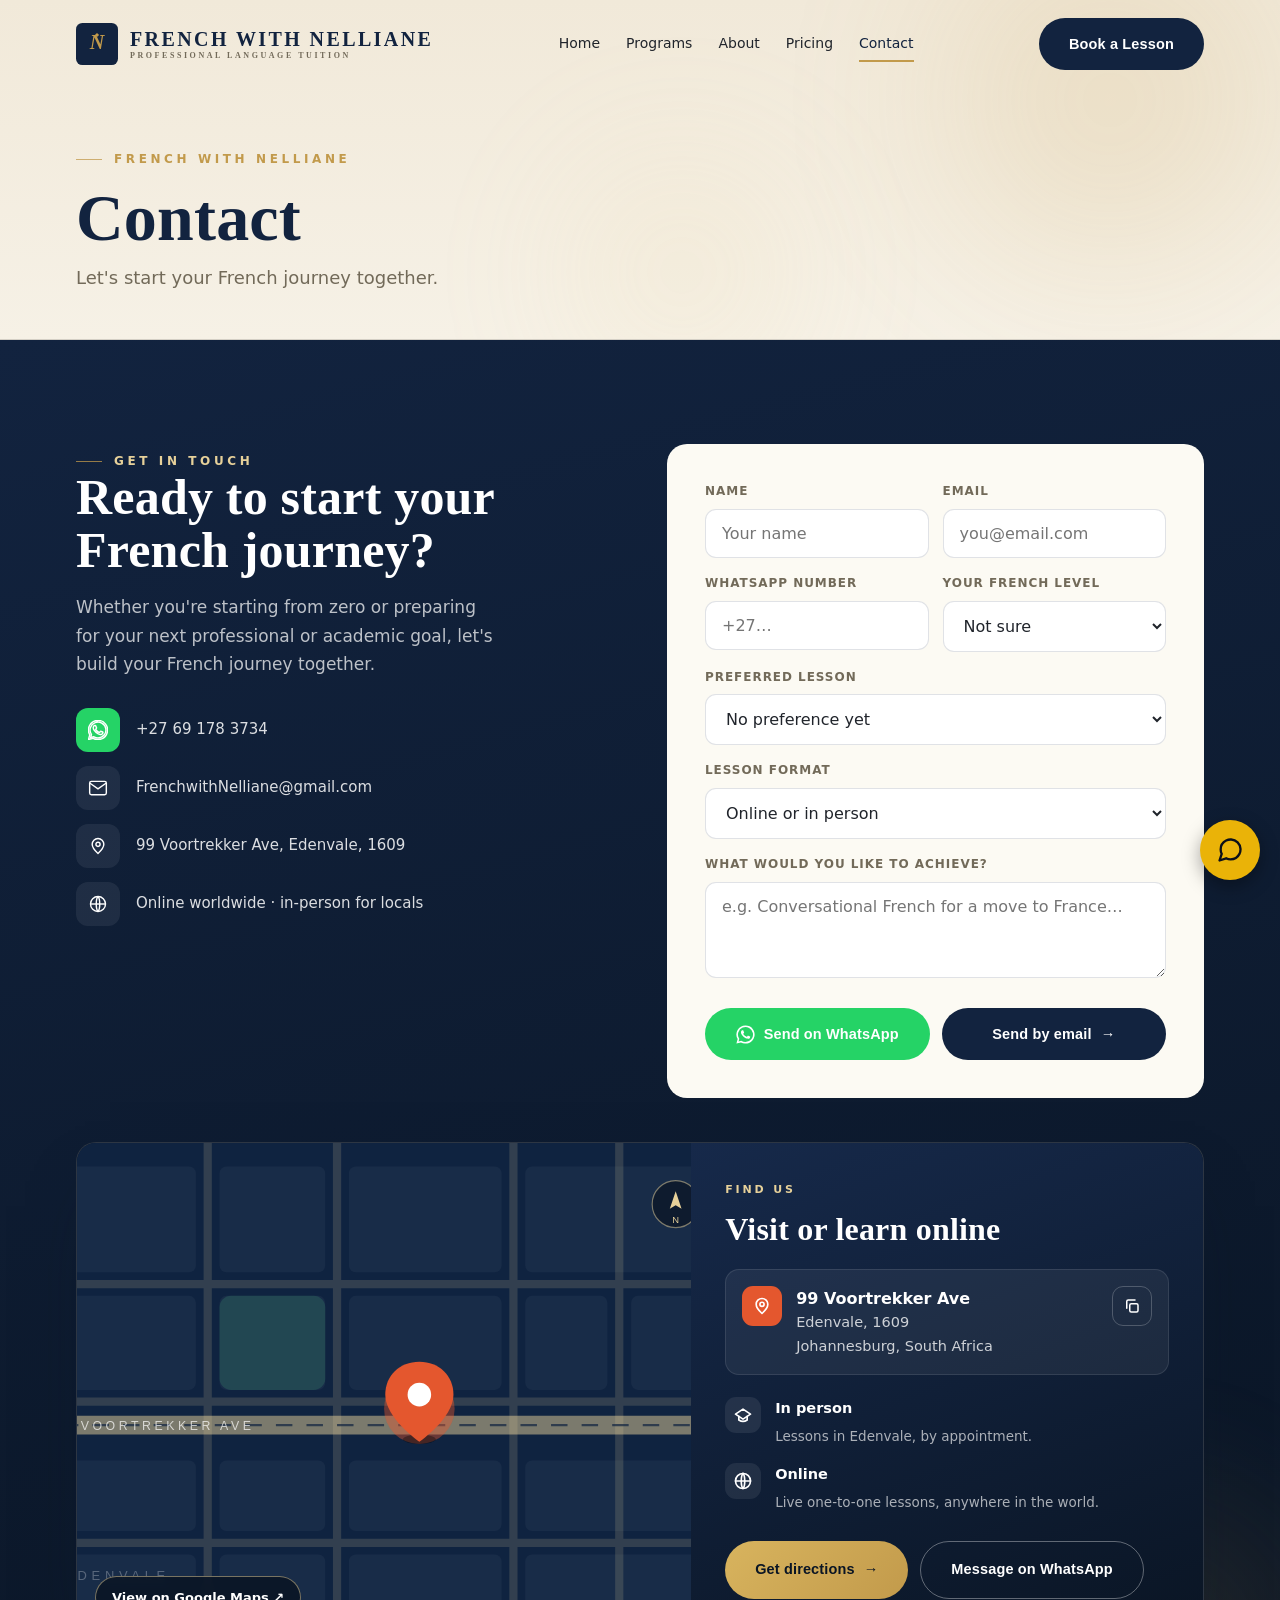
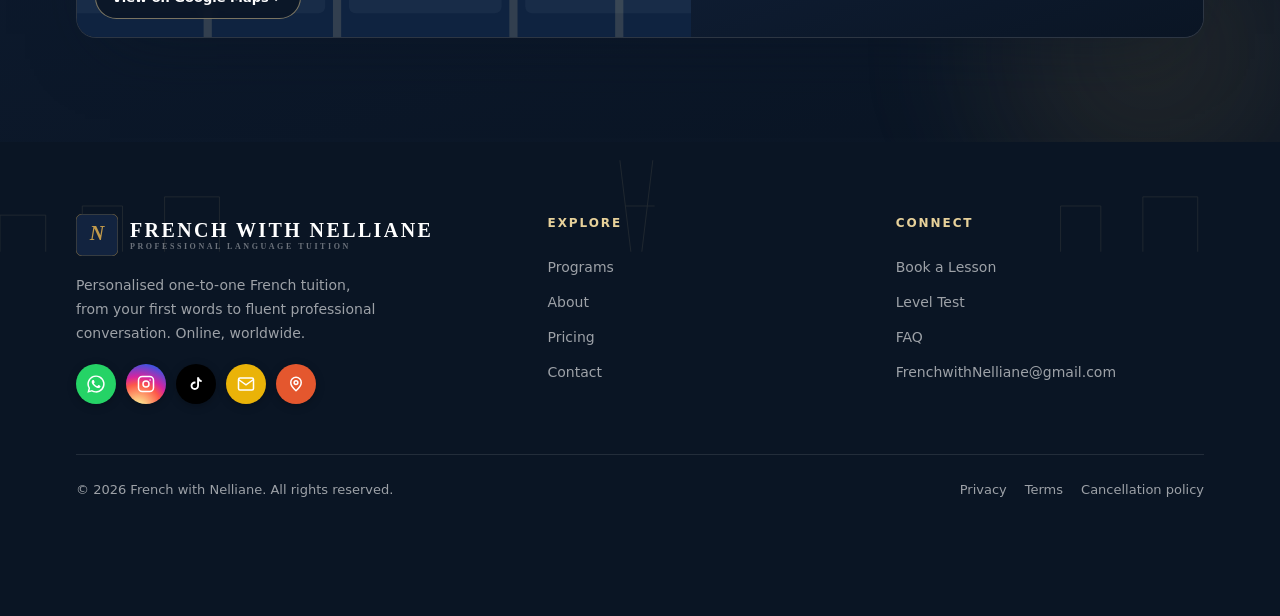
<file: contact.html>
<!DOCTYPE html><html lang="en"><head><meta charset="UTF-8" /><meta name="viewport" content="width=device-width, initial-scale=1.0, viewport-fit=cover" /><meta name="theme-color" content="#12233F" />
<title>Book a French Lesson | French with Nelliane</title>
<meta name="description" content="Book a French lesson with Nelliane or ask a question. Message on WhatsApp or by email. Online worldwide or in person in Edenvale, Johannesburg." />
<link rel="canonical" href="https://frenchwithnelliane.co.za/contact.html" />
<meta name="robots" content="index,follow" />
<meta property="og:site_name" content="French with Nelliane" />
<meta property="og:type" content="website" />
<meta property="og:locale" content="en_ZA" />
<meta property="og:url" content="https://frenchwithnelliane.co.za/contact.html" />
<meta property="og:title" content="Book a French Lesson | French with Nelliane" />
<meta property="og:description" content="Book a French lesson with Nelliane or ask a question. Message on WhatsApp or by email. Online worldwide or in person in Edenvale, Johannesburg." />
<meta property="og:image" content="https://frenchwithnelliane.co.za/og-image.png" />
<meta property="og:image:secure_url" content="https://frenchwithnelliane.co.za/og-image.png" />
<meta property="og:image:type" content="image/png" />
<meta property="og:image:width" content="1200" />
<meta property="og:image:height" content="630" />
<meta property="og:image:alt" content="French with Nelliane — speak French with confidence, online and in person" />
<meta name="twitter:card" content="summary_large_image" />
<meta name="twitter:title" content="Book a French Lesson | French with Nelliane" />
<meta name="twitter:description" content="Book a French lesson with Nelliane or ask a question. Message on WhatsApp or by email. Online worldwide or in person in Edenvale, Johannesburg." />
<meta name="twitter:image" content="https://frenchwithnelliane.co.za/og-image.png" />
<link rel="icon" href="data:image/svg+xml,%3Csvg xmlns='http://www.w3.org/2000/svg' viewBox='0 0 100 100'%3E%3Crect width='100' height='100' rx='16' fill='%2312233F'/%3E%3Ctext x='50' y='63' font-family='Georgia,serif' font-size='54' font-style='italic' font-weight='700' fill='%23C29A4B' text-anchor='middle'%3EN%3C/text%3E%3C/svg%3E" />
<link rel="icon" type="image/png" sizes="512x512" href="https://frenchwithnelliane.co.za/icon-512.png" />
<link rel="apple-touch-icon" href="https://frenchwithnelliane.co.za/icon-512.png" />
<link rel="preconnect" href="https://fonts.googleapis.com" /><link rel="preconnect" href="https://fonts.gstatic.com" crossorigin />
<link rel="preload" as="style" href="https://fonts.googleapis.com/css2?family=Cormorant+Garamond:ital,wght@0,400;0,500;0,600;0,700;1,400;1,500;1,600&family=Inter:wght@300;400;500;600;700&family=JetBrains+Mono:wght@400;500;600&display=swap" rel="stylesheet" />
<script type="application/ld+json">{"@context":"https://schema.org","@graph":[{"@type":["ProfessionalService","EducationalOrganization"],"@id":"https://frenchwithnelliane.co.za/#organization","name":"French with Nelliane","description":"Private French lessons for adults and children — general, conversation, professional and academic French, plus DILF, DELF, DALF, TEF and TCF exam preparation. Online across South Africa and worldwide, or in person in Edenvale, Johannesburg.","url":"https://frenchwithnelliane.co.za/","image":"https://frenchwithnelliane.co.za/og-image.png","logo":"https://frenchwithnelliane.co.za/icon-512.png","email":"FrenchwithNelliane@gmail.com","telephone":"+27691783734","priceRange":"R450-R700","knowsLanguage":["fr","en"],"areaServed":[{"@type":"Country","name":"South Africa"},"Online worldwide","Edenvale","Johannesburg"],"address":{"@type":"PostalAddress","streetAddress":"99 Voortrekker Ave","addressLocality":"Edenvale","postalCode":"1609","addressCountry":"ZA"},"sameAs":["https://www.superprof.co.za/ir/24393397-1c1fbb","https://www.facebook.com/profile.php?id=61592741991065","https://www.instagram.com/frenchwithnelliane","https://www.tiktok.com/@frenchwithnelliane"],"hasOfferCatalog":{"@type":"OfferCatalog","name":"French lessons","itemListElement":[{"@type":"Offer","itemOffered":{"@type":"Service","name":"General French (private lessons)","description":"Private one-to-one French lessons for adults and children.","provider":{"@id":"https://frenchwithnelliane.co.za/#organization"}},"price":500,"priceCurrency":"ZAR","priceSpecification":{"@type":"UnitPriceSpecification","price":500,"priceCurrency":"ZAR","unitText":"hour","unitCode":"HUR"}},{"@type":"Offer","itemOffered":{"@type":"Service","name":"Conversation sessions","description":"Relaxed, speaking-focused French practice.","provider":{"@id":"https://frenchwithnelliane.co.za/#organization"}},"price":450,"priceCurrency":"ZAR","priceSpecification":{"@type":"UnitPriceSpecification","price":450,"priceCurrency":"ZAR","unitText":"hour","unitCode":"HUR"}},{"@type":"Offer","itemOffered":{"@type":"Service","name":"Professional French","description":"Business vocabulary, corporate communication and industry-specific French. Custom quote.","provider":{"@id":"https://frenchwithnelliane.co.za/#organization"}}},{"@type":"Offer","itemOffered":{"@type":"Service","name":"Academic support","description":"Homework help, tests and structured academic French assessments for school and Matric students.","provider":{"@id":"https://frenchwithnelliane.co.za/#organization"}},"price":700,"priceCurrency":"ZAR","priceSpecification":{"@type":"UnitPriceSpecification","price":700,"priceCurrency":"ZAR","unitText":"session"}},{"@type":"Offer","itemOffered":{"@type":"Service","name":"Exam preparation (DILF, DELF, DALF, TEF, TCF)","description":"Targeted preparation for the official French language exams.","provider":{"@id":"https://frenchwithnelliane.co.za/#organization"}},"price":700,"priceCurrency":"ZAR","priceSpecification":{"@type":"UnitPriceSpecification","price":700,"priceCurrency":"ZAR","unitText":"session"}}]}},{"@type":"WebPage","@id":"https://frenchwithnelliane.co.za/contact.html#webpage","url":"https://frenchwithnelliane.co.za/contact.html","name":"Book a French Lesson | French with Nelliane","description":"Book a French lesson with Nelliane or ask a question. Message on WhatsApp or by email. Online worldwide or in person in Edenvale, Johannesburg.","isPartOf":{"@id":"https://frenchwithnelliane.co.za/#website"},"about":{"@id":"https://frenchwithnelliane.co.za/#organization"},"breadcrumb":{"@id":"https://frenchwithnelliane.co.za/contact.html#breadcrumb"}},{"@type":"BreadcrumbList","@id":"https://frenchwithnelliane.co.za/contact.html#breadcrumb","itemListElement":[{"@type":"ListItem","position":1,"name":"Home","item":"https://frenchwithnelliane.co.za/"},{"@type":"ListItem","position":2,"name":"Contact","item":"https://frenchwithnelliane.co.za/contact.html"}]},{"@type":"WebSite","@id":"https://frenchwithnelliane.co.za/#website","url":"https://frenchwithnelliane.co.za/","name":"French with Nelliane","inLanguage":"en","publisher":{"@id":"https://frenchwithnelliane.co.za/#organization"}}]}</script>
<style>
  :root{
    --encre:#12233F;--nuit:#0A1524;--or:#C29A4B;--or-clair:#E7D19A;--or-vif:#D8B45E;
    --ivoire:#F6F1E6;--ivoire-2:#F1E9D9;--papier:#FCFAF3;--charbon:#20242B;--muet:#726A59;
    --ligne:rgba(18,35,63,.13);--ombre:0 30px 70px -34px rgba(10,21,36,.5);--ombre-sm:0 12px 30px -16px rgba(10,21,36,.35);
    --r:16px;--max:1180px;--ease:cubic-bezier(.22,.61,.36,1);--nav-h:76px;
  }
  *{box-sizing:border-box;margin:0;padding:0}
  html{scroll-behavior:smooth;-webkit-text-size-adjust:100%}
  body{font-family:'Inter',system-ui,sans-serif;background:var(--ivoire);color:var(--charbon);line-height:1.65;-webkit-font-smoothing:antialiased;overflow-x:hidden}
  h1,h2,h3,.serif{font-family:'Cormorant Garamond',Georgia,serif;font-weight:600;line-height:1.06;letter-spacing:.2px}
  .mono{font-family:'JetBrains Mono',ui-monospace,monospace}
  a{color:inherit;text-decoration:none;-webkit-tap-highlight-color:transparent}
  img{max-width:100%;display:block}
  button{-webkit-tap-highlight-color:transparent}
  ::selection{background:var(--or);color:#fff}
  :focus-visible{outline:2px solid var(--or);outline-offset:3px;border-radius:6px}
  .wrap{max-width:var(--max);margin:0 auto;padding:0 26px}
  .eyebrow{font-size:12px;letter-spacing:.3em;text-transform:uppercase;font-weight:600;color:var(--or);display:inline-flex;align-items:center;gap:12px}
  .eyebrow::before{content:"";width:26px;height:1px;background:var(--or);opacity:.75}
  .eyebrow.center::before{display:none}
  .fleuron{display:inline-block;width:7px;height:7px;background:var(--or);transform:rotate(45deg);flex:none}
  .rule{display:flex;align-items:center;justify-content:center;gap:14px;color:var(--or)}
  .rule::before,.rule::after{content:"";height:1px;width:56px;background:var(--or);opacity:.5}

  .btn{position:relative;display:inline-flex;align-items:center;gap:9px;cursor:pointer;border:none;overflow:hidden;font-family:'Inter',sans-serif;font-size:14.5px;font-weight:600;letter-spacing:.01em;padding:16px 30px;border-radius:100px;transition:transform .35s var(--ease),box-shadow .35s var(--ease),background .3s;min-height:52px;justify-content:center}
  .btn>*{position:relative;z-index:1}
  .btn::after{content:"";position:absolute;inset:0;background:linear-gradient(120deg,transparent 30%,rgba(255,255,255,.35) 50%,transparent 70%);transform:translateX(-120%);transition:transform .7s var(--ease);z-index:0}
  .btn:hover::after{transform:translateX(120%)}
  .btn:disabled{opacity:.45;cursor:not-allowed}
  .btn-gold{background:linear-gradient(135deg,var(--or-vif),var(--or));color:var(--nuit)}
  .btn-gold:hover{transform:translateY(-3px);box-shadow:0 18px 40px -14px rgba(194,154,75,.75)}
  .btn-ink{background:var(--encre);color:#fff}
  .btn-ink:hover{background:var(--nuit);transform:translateY(-3px);box-shadow:var(--ombre-sm)}
  .btn-ghost{background:transparent;color:var(--encre);border:1.5px solid var(--ligne)}
  .btn-ghost:hover{border-color:var(--encre);background:rgba(18,35,63,.04);transform:translateY(-2px)}
  .arrow{transition:transform .3s var(--ease)}
  .btn:hover .arrow{transform:translateX(4px)}

  #loader{position:fixed;inset:0;z-index:2000;background:var(--nuit);display:flex;flex-direction:column;align-items:center;justify-content:center;gap:22px;transition:opacity .7s var(--ease),visibility .7s}
  #loader.done{opacity:0;visibility:hidden}
  #loader .lmark{width:88px;height:88px}
  #loader .lmark rect.box{stroke-dasharray:360;stroke-dashoffset:360;animation:draw 1.1s var(--ease) forwards}
  #loader .lname{font-family:'Cormorant Garamond',serif;color:#fff;font-size:22px;letter-spacing:.24em;text-transform:uppercase;opacity:0;animation:fadeUp .7s var(--ease) .5s forwards}
  #loader .lsub{font-size:10px;letter-spacing:.34em;text-transform:uppercase;color:var(--or-clair);opacity:0;animation:fadeUp .7s var(--ease) .7s forwards}
  @keyframes draw{to{stroke-dashoffset:0}}
  @keyframes fadeUp{from{opacity:0;transform:translateY(10px)}to{opacity:1;transform:none}}

  #progress{position:fixed;top:0;left:0;height:3px;width:0;background:linear-gradient(90deg,var(--or),var(--or-clair));z-index:1500;transition:width .1s linear}

  header{position:fixed;top:0;left:0;right:0;z-index:900;transition:.4s var(--ease)}
  .nav{display:flex;align-items:center;justify-content:space-between;padding:18px 26px;max-width:var(--max);margin:0 auto;transition:.4s var(--ease)}
  header.scrolled{background:rgba(246,241,230,.82);backdrop-filter:blur(16px) saturate(1.1);border-bottom:1px solid var(--ligne);box-shadow:0 6px 24px -18px rgba(10,21,36,.5)}
  header.scrolled .nav{padding:11px 26px}
  .brand{display:flex;align-items:center;gap:12px}
  .brand .mark{width:42px;height:42px;flex:none;transition:transform .5s var(--ease)}
  .brand:hover .mark{transform:rotate(-6deg)}
  .brand .name{font-family:'Cormorant Garamond',serif;font-weight:600;font-size:20px;letter-spacing:.12em;color:var(--encre);text-transform:uppercase;line-height:1}
  .brand .name small{display:block;font-family:'Inter';font-size:8px;letter-spacing:.32em;color:var(--muet);font-weight:600;margin-top:3px}
  .nav-links{display:flex;align-items:center;gap:26px}
  .nav-links a{font-size:14px;font-weight:500;color:var(--charbon);position:relative;padding:6px 0;transition:color .25s}
  .nav-links a::after{content:"";position:absolute;left:0;bottom:0;width:0;height:1.5px;background:var(--or);transition:width .3s var(--ease)}
  .nav-links a:hover{color:var(--encre)}
  .nav-links a:hover::after,.nav-links a.active::after{width:100%}
  .nav-links a.active{color:var(--encre)}
  .nav-right{display:flex;align-items:center;gap:16px}
  .lang{display:flex;align-items:center;font-size:12px;font-weight:600;letter-spacing:.06em;border:1px solid var(--ligne);border-radius:100px;overflow:hidden}
  .lang button{padding:8px 13px;background:none;border:none;cursor:pointer;color:var(--muet);font-weight:600;font-family:inherit;transition:.25s;min-height:36px}
  .lang button.on{background:var(--encre);color:#fff}
  .burger{display:none;flex-direction:column;gap:5px;background:none;border:none;cursor:pointer;padding:10px;margin:-10px}
  .burger span{width:24px;height:2px;background:var(--encre);transition:.3s var(--ease);border-radius:2px}
  .burger.open span:nth-child(1){transform:translateY(7px) rotate(45deg)}
  .burger.open span:nth-child(2){opacity:0}
  .burger.open span:nth-child(3){transform:translateY(-7px) rotate(-45deg)}

  .mobile-menu{position:fixed;inset:0;z-index:899;background:var(--ivoire);display:flex;flex-direction:column;justify-content:center;gap:4px;padding:0 34px;transform:translateX(100%);transition:transform .5s var(--ease)}
  .mobile-menu.open{transform:translateX(0)}
  .mobile-menu a{font-family:'Cormorant Garamond',serif;font-size:clamp(28px,8vw,40px);font-weight:600;color:var(--encre);padding:7px 0;opacity:0;transform:translateX(30px);transition:.5s var(--ease)}
  .mobile-menu.open a{opacity:1;transform:none}
  .mobile-menu.open a:nth-child(1){transition-delay:.08s}.mobile-menu.open a:nth-child(2){transition-delay:.13s}.mobile-menu.open a:nth-child(3){transition-delay:.18s}.mobile-menu.open a:nth-child(4){transition-delay:.23s}.mobile-menu.open a:nth-child(5){transition-delay:.28s}.mobile-menu.open a:nth-child(6){transition-delay:.33s}.mobile-menu.open a:nth-child(7){transition-delay:.38s}
  .mobile-menu .mm-foot{margin-top:26px;display:flex;gap:12px;flex-wrap:wrap;opacity:0;transition:.5s var(--ease) .44s}
  .mobile-menu.open .mm-foot{opacity:1}
  .mobile-menu .mm-lang{display:flex;gap:8px;margin-top:18px}
  .mobile-menu .mm-lang button{padding:8px 16px;border:1px solid var(--ligne);border-radius:100px;background:none;font-weight:600;color:var(--muet);cursor:pointer}
  .mobile-menu .mm-lang button.on{background:var(--encre);color:#fff;border-color:var(--encre)}

  .hero{position:relative;padding:calc(var(--nav-h) + 74px) 0 96px;overflow:hidden}
  .aurora{position:absolute;inset:0;z-index:0;overflow:hidden;pointer-events:none}
  .aurora span{position:absolute;border-radius:50%;filter:blur(70px);opacity:.5;animation:float 18s ease-in-out infinite}
  .aurora .a1{width:520px;height:520px;background:radial-gradient(circle,rgba(194,154,75,.5),transparent 70%);top:-160px;right:-90px}
  .aurora .a2{width:460px;height:460px;background:radial-gradient(circle,rgba(18,35,63,.4),transparent 70%);bottom:-160px;left:-80px;animation-delay:-6s}
  .aurora .a3{width:340px;height:340px;background:radial-gradient(circle,rgba(231,209,154,.45),transparent 70%);top:30%;left:40%;animation-delay:-12s}
  @keyframes float{0%,100%{transform:translate(0,0) scale(1)}33%{transform:translate(40px,-30px) scale(1.08)}66%{transform:translate(-30px,20px) scale(.95)}}
  .hero-line{position:absolute;inset:0;z-index:0;opacity:.4;pointer-events:none}
  .hero-line svg{position:absolute;bottom:0;width:100%;height:auto}
  .hero .wrap{position:relative;z-index:2}
  .hero-grid{display:grid;grid-template-columns:1.12fr .88fr;gap:56px;align-items:center}
  .hero h1{font-size:clamp(46px,7.4vw,92px);color:var(--encre);margin:22px 0 6px}
  .hero h1 .word{display:inline-block;opacity:0;transform:translateY(24px);animation:wordUp .7s var(--ease) forwards}
  @keyframes wordUp{to{opacity:1;transform:none}}
  .hero h1 .swap-wrap{display:block;color:var(--or);font-style:italic;font-weight:500;min-height:1.08em;transition:opacity .3s ease}
  .hero p.lead{font-size:clamp(16px,2.1vw,19px);color:var(--muet);max-width:520px;margin:22px 0 34px}
  .hero-cta{display:flex;gap:14px;flex-wrap:wrap}
  .hero-tags{display:flex;flex-wrap:wrap;gap:10px 18px;margin-top:38px;align-items:center;font-size:13px;letter-spacing:.03em;color:var(--muet)}
  .hero-tags .fleuron{opacity:.7}

  .phrase-card{position:relative;background:linear-gradient(160deg,var(--encre),var(--nuit));color:#fff;border-radius:22px;padding:36px 34px;box-shadow:var(--ombre);overflow:hidden;transition:transform .4s var(--ease)}
  .phrase-card::before{content:"«";position:absolute;top:-40px;right:6px;font-family:'Cormorant Garamond',serif;font-size:210px;color:rgba(231,209,154,.08);line-height:1}
  .phrase-card::after{content:"";position:absolute;inset:0;border-radius:22px;padding:1px;background:linear-gradient(160deg,rgba(231,209,154,.45),transparent 60%);-webkit-mask:linear-gradient(#000 0 0) content-box,linear-gradient(#000 0 0);-webkit-mask-composite:xor;mask-composite:exclude;pointer-events:none}
  .phrase-card .lbl{font-size:11px;letter-spacing:.26em;text-transform:uppercase;color:var(--or-clair);font-weight:600}
  .phrase-card .fr{font-family:'Cormorant Garamond',serif;font-size:clamp(28px,4vw,35px);font-weight:500;font-style:italic;margin:16px 0 6px;color:#fff;transition:opacity .25s}
  .phrase-card .en{font-size:14px;color:rgba(255,255,255,.6);transition:opacity .25s}
  .phrase-card .note{margin-top:22px;padding-top:20px;border-top:1px solid rgba(255,255,255,.13);font-size:13px;color:rgba(255,255,255,.78);display:flex;gap:8px;flex-wrap:wrap}
  .phrase-card .note b{color:var(--or-clair);font-weight:600}
  .phrase-dots{display:flex;gap:6px;margin-top:20px}
  .phrase-dots span{width:6px;height:6px;border-radius:50%;background:rgba(255,255,255,.25);transition:.3s}
  .phrase-dots span.on{background:var(--or-vif);width:20px;border-radius:3px}

  .marquee{background:var(--encre);color:#fff;padding:20px 0;overflow:hidden;position:relative}
  .marquee-track{display:flex;gap:44px;width:max-content;animation:scroll 34s linear infinite}
  .marquee:hover .marquee-track{animation-play-state:paused}
  .marquee-track span{font-family:'Cormorant Garamond',serif;font-size:24px;font-style:italic;color:rgba(255,255,255,.9);display:flex;align-items:center;gap:44px;white-space:nowrap}
  .marquee-track .fleuron{background:var(--or-vif)}
  @keyframes scroll{to{transform:translateX(-50%)}}

  .sec{padding:104px 0}
  .sec-head{max-width:640px;margin-bottom:50px}
  .sec-head.center{margin:0 auto 50px;text-align:center}
  .sec-head h2{font-size:clamp(36px,5vw,54px);color:var(--encre);margin:16px 0 14px}
  .sec-head p{font-size:clamp(15px,2vw,17px);color:var(--muet)}

  /* Programs banner (French visual) */
  .prog-banner{position:relative;border-radius:20px;overflow:hidden;margin-bottom:34px;box-shadow:var(--ombre-sm);aspect-ratio:1180/300;background:#0A1524}
  .prog-banner .banner-bg{position:absolute;inset:0;z-index:1;background-size:cover;background-position:center}
  .prog-banner .banner-fallback{position:absolute;inset:0;z-index:0}
  .prog-banner .banner-fallback svg{width:100%;height:100%;display:block}
  .prog-banner .scrim{position:absolute;inset:0;z-index:2;background:linear-gradient(90deg,rgba(10,21,36,.92),rgba(10,21,36,.45) 50%,rgba(10,21,36,.12))}
  .prog-banner .cap{position:absolute;left:28px;bottom:22px;color:#fff;z-index:2}
  .prog-banner .cap b{font-family:'Cormorant Garamond',serif;font-style:italic;font-size:clamp(26px,4vw,40px);font-weight:600;display:block;line-height:1}
  .prog-banner .cap span{font-size:12px;letter-spacing:.24em;text-transform:uppercase;color:var(--or-clair)}

  .prog-grid{display:grid;grid-template-columns:repeat(3,1fr);gap:20px}
  .prog{position:relative;background:var(--papier);border:1px solid var(--ligne);border-radius:var(--r);padding:34px 30px;transition:.45s var(--ease);overflow:hidden;isolation:isolate}
  .prog::before{content:"";position:absolute;inset:0;border-radius:var(--r);padding:1.5px;background:linear-gradient(135deg,var(--or-vif),transparent 55%);opacity:0;transition:opacity .4s;-webkit-mask:linear-gradient(#000 0 0) content-box,linear-gradient(#000 0 0);-webkit-mask-composite:xor;mask-composite:exclude;z-index:-1}
  .prog:hover{transform:translateY(-8px);box-shadow:var(--ombre);border-color:transparent}
  .prog:hover::before{opacity:1}
  .prog .ico{width:52px;height:52px;border-radius:13px;background:linear-gradient(140deg,rgba(18,35,63,.07),rgba(194,154,75,.1));display:flex;align-items:center;justify-content:center;font-size:24px;margin-bottom:20px;transition:transform .4s var(--ease)}
  .prog:hover .ico{transform:scale(1.1) rotate(-4deg)}
  .prog h3{font-size:26px;color:var(--encre);margin-bottom:8px}
  .prog p{font-size:14.5px;color:var(--muet);margin-bottom:18px}
  .prog .level{font-size:12px;font-weight:600;letter-spacing:.1em;color:var(--or);padding:6px 13px;border:1px solid rgba(194,154,75,.4);border-radius:100px;display:inline-block}

  /* Who is this for */
  .who{background:var(--papier)}
  .who-grid{display:grid;grid-template-columns:repeat(4,1fr);gap:18px}
  .whoc{background:var(--ivoire);border:1px solid var(--ligne);border-radius:var(--r);padding:30px 26px;transition:.35s var(--ease)}
  .whoc:hover{transform:translateY(-6px);box-shadow:var(--ombre);background:#fff}
  .whoc .ico{font-size:30px;margin-bottom:14px}
  .whoc h3{font-size:23px;color:var(--encre);margin-bottom:6px}
  .whoc p{font-size:14px;color:var(--muet)}

  /* Level test */
  .test{background:linear-gradient(165deg,var(--encre),var(--nuit));color:#fff;position:relative;overflow:hidden}
  .test::before{content:"";position:absolute;width:500px;height:500px;background:radial-gradient(circle,rgba(194,154,75,.16),transparent 70%);top:-160px;left:-120px;filter:blur(40px)}
  .test .wrap{position:relative;z-index:2}
  .test .sec-head h2{color:#fff}.test .sec-head p{color:rgba(255,255,255,.7)}
  .test .eyebrow{color:var(--or-clair)}.test .eyebrow::before{background:var(--or-clair)}
  .test-card{background:var(--papier);color:var(--charbon);border-radius:22px;max-width:720px;margin:0 auto;padding:46px;box-shadow:var(--ombre)}
  .test-progress{height:5px;background:rgba(18,35,63,.1);border-radius:5px;overflow:hidden;margin-bottom:8px}
  .test-progress i{display:block;height:100%;background:linear-gradient(90deg,var(--or),var(--or-clair));width:0;transition:width .5s var(--ease)}
  .test-meta{display:flex;justify-content:space-between;font-size:12px;letter-spacing:.08em;color:var(--muet);margin-bottom:24px;font-weight:600;text-transform:uppercase}
  .q-text{font-family:'Cormorant Garamond',serif;font-size:clamp(23px,4vw,30px);color:var(--encre);margin-bottom:6px;line-height:1.22}
  .q-hint{font-size:13px;color:var(--muet);margin-bottom:22px}
  .options{display:grid;gap:11px}
  .opt{text-align:left;background:#fff;border:1.5px solid var(--ligne);border-radius:12px;padding:16px 20px;font-family:inherit;font-size:16px;cursor:pointer;transition:.2s var(--ease);color:var(--charbon);display:flex;align-items:center;gap:14px;min-height:56px}
  .opt .k{font-family:'JetBrains Mono',monospace;font-size:13px;font-weight:600;color:var(--or);width:20px}
  .opt:hover{border-color:var(--or)}
  .opt.sel{border-color:var(--encre);background:rgba(18,35,63,.05)}
  .opt.sel .k{color:var(--encre)}
  .test-controls{display:flex;justify-content:space-between;gap:12px;margin-top:24px}
  .test-controls .btn{min-height:48px;padding:13px 24px}
  .step-dots{display:flex;gap:6px;justify-content:center;margin-top:20px}
  .step-dots span{width:7px;height:7px;border-radius:50%;background:rgba(18,35,63,.14);transition:.3s}
  .step-dots span.done{background:var(--or)}
  .step-dots span.cur{background:var(--encre);transform:scale(1.25)}
  .result{text-align:center;display:none}
  .result.show{display:block;animation:fadeUp .6s var(--ease)}
  .result .badge{display:inline-flex;flex-direction:column;align-items:center;justify-content:center;width:118px;height:118px;border-radius:50%;background:linear-gradient(150deg,var(--encre),var(--nuit));color:#fff;margin:0 auto 20px;box-shadow:0 20px 40px -18px rgba(18,35,63,.6)}
  .result .badge .lvl{font-family:'JetBrains Mono',monospace;font-size:38px;font-weight:600;color:var(--or-clair)}
  .result .badge small{font-size:10px;letter-spacing:.2em;text-transform:uppercase;opacity:.7}
  .result h3{font-size:30px;color:var(--encre);margin-bottom:8px}
  .result .rdesc{color:var(--muet);max-width:460px;margin:0 auto 26px}
  .result .bars{max-width:420px;margin:0 auto 24px;text-align:left}
  .rbar{margin-bottom:13px}
  .rbar .top{display:flex;justify-content:space-between;font-size:13px;font-weight:600;margin-bottom:6px}
  .rbar .track{height:8px;background:rgba(18,35,63,.09);border-radius:6px;overflow:hidden}
  .rbar .track i{display:block;height:100%;background:linear-gradient(90deg,var(--or),var(--or-clair));width:0;border-radius:6px;transition:width 1s var(--ease)}
  .rec{background:rgba(18,35,63,.04);border:1px solid var(--ligne);border-radius:14px;padding:18px 22px;max-width:420px;margin:0 auto 22px;text-align:left}
  .rec .rl{font-size:11px;letter-spacing:.16em;text-transform:uppercase;color:var(--or);font-weight:600;margin-bottom:4px}
  .rec .rp{font-family:'Cormorant Garamond',serif;font-size:24px;color:var(--encre);font-weight:600}
  .disclaimer{font-size:12px;color:var(--muet);max-width:440px;margin:16px auto 0;font-style:italic}

  .journey{display:grid;grid-template-columns:repeat(3,1fr);border-top:1px solid var(--ligne);border-left:1px solid var(--ligne)}
  .step{padding:38px 32px;border-right:1px solid var(--ligne);border-bottom:1px solid var(--ligne);transition:.35s var(--ease);position:relative}
  .step::before{content:"";position:absolute;left:0;top:0;width:100%;height:2px;background:var(--or);transform:scaleX(0);transform-origin:left;transition:transform .4s var(--ease)}
  .step:hover{background:var(--papier)}
  .step:hover::before{transform:scaleX(1)}
  .step .num{font-family:'JetBrains Mono',monospace;font-size:13px;color:var(--or);font-weight:600;letter-spacing:.1em}
  .step h3{font-size:26px;color:var(--encre);margin:12px 0 8px}
  .step p{font-size:14.5px;color:var(--muet)}

  .about-grid{display:grid;grid-template-columns:.9fr 1.1fr;gap:56px;align-items:center}
  .portrait{position:relative;aspect-ratio:4/5;border-radius:20px;overflow:hidden;box-shadow:var(--ombre);background:var(--encre)}
  .portrait img{width:100%;height:100%;object-fit:cover;object-position:center 30%}
  .portrait .frame{position:absolute;inset:14px;border:1px solid rgba(231,209,154,.55);border-radius:13px;z-index:2;pointer-events:none}
  .portrait .badge-n{position:absolute;top:20px;left:20px;width:44px;height:44px;border-radius:11px;background:rgba(10,21,36,.55);backdrop-filter:blur(6px);display:flex;align-items:center;justify-content:center;z-index:3}
  .portrait .badge-n span{font-family:'Cormorant Garamond',serif;font-style:italic;font-weight:600;color:var(--or-clair);font-size:24px}
  .about-list{display:grid;grid-template-columns:1fr 1fr;gap:12px 24px;margin:26px 0 30px;list-style:none}
  .about-list li{display:flex;align-items:center;gap:10px;font-size:14.5px;color:var(--charbon)}

  .accent-bg{background:var(--papier)}
  .why-grid{display:grid;grid-template-columns:repeat(3,1fr);gap:20px}
  .whyc{padding:32px 28px;border-radius:var(--r);background:var(--ivoire);border:1px solid var(--ligne);transition:.35s var(--ease)}
  .whyc:hover{transform:translateY(-6px);box-shadow:var(--ombre);background:#fff}
  .whyc .ico{font-size:26px;margin-bottom:14px}
  .whyc h3{font-size:24px;color:var(--encre);margin-bottom:6px}
  .whyc p{font-size:14px;color:var(--muet)}

  .pack-grid{display:grid;grid-template-columns:repeat(3,1fr);gap:20px}
  .pack{position:relative;background:var(--papier);border:1px solid var(--ligne);border-radius:var(--r);padding:36px 30px;display:flex;flex-direction:column;transition:.4s var(--ease)}
  .pack.feature{background:linear-gradient(165deg,var(--encre),var(--nuit));color:#fff;border-color:var(--encre);box-shadow:var(--ombre)}
  .pack.feature .kicker,.pack.feature p{color:rgba(255,255,255,.72)}
  .pack.feature h3{color:#fff}
  .pack:hover{transform:translateY(-8px);box-shadow:var(--ombre)}
  .pack .tag{position:absolute;top:-11px;left:50%;transform:translateX(-50%);background:linear-gradient(135deg,var(--or-vif),var(--or));color:var(--nuit);font-size:11px;font-weight:700;letter-spacing:.08em;text-transform:uppercase;padding:6px 16px;border-radius:100px;white-space:nowrap}
  .pack .kicker{font-size:12px;letter-spacing:.16em;text-transform:uppercase;color:var(--or);font-weight:600}
  .pack h3{font-size:29px;color:var(--encre);margin:10px 0}
  .pack .dur{font-family:'JetBrains Mono',monospace;font-size:13px;color:var(--muet);margin-bottom:14px}
  .pack.feature .dur{color:var(--or-clair)}
  .pack p{font-size:14.5px;color:var(--muet);margin-bottom:24px;flex:1}
  .pack .btn{width:100%}
  .pack-note{text-align:center;font-size:13px;color:var(--muet);margin-top:26px;display:flex;align-items:center;justify-content:center;gap:12px;flex-wrap:wrap}

  .quote-wrap{max-width:760px;margin:0 auto;text-align:center}
  .stars{color:var(--or);letter-spacing:3px;font-size:18px;margin-bottom:20px}
  .quote{font-family:'Cormorant Garamond',serif;font-size:clamp(26px,3.6vw,38px);font-style:italic;color:var(--encre);line-height:1.28;font-weight:500;transition:opacity .2s}
  .quote-by{margin-top:22px;font-size:14px;font-weight:600;letter-spacing:.06em;color:var(--muet)}
  .sample-flag{display:inline-block;margin-top:14px;font-size:11px;letter-spacing:.1em;text-transform:uppercase;color:var(--muet);background:rgba(18,35,63,.05);padding:5px 12px;border-radius:100px}
  .quote-dots{display:flex;gap:8px;justify-content:center;margin-top:30px}
  .quote-dots button{width:8px;height:8px;border-radius:50%;background:rgba(18,35,63,.16);border:none;cursor:pointer;transition:.3s;padding:0}
  .quote-dots button.on{background:var(--or);width:26px;border-radius:4px}

  .faq-wrap{max-width:820px;margin:0 auto}
  .faq{border-bottom:1px solid var(--ligne)}
  .faq button{width:100%;background:none;border:none;cursor:pointer;text-align:left;padding:24px 0;display:flex;justify-content:space-between;align-items:center;gap:20px;font-family:inherit}
  .faq button .qt{font-family:'Cormorant Garamond',serif;font-size:clamp(20px,3vw,24px);font-weight:600;color:var(--encre)}
  .faq button .pm{flex:none;width:30px;height:30px;border-radius:50%;border:1px solid var(--ligne);display:flex;align-items:center;justify-content:center;color:var(--or);transition:.3s var(--ease);font-size:18px}
  .faq.open .pm{transform:rotate(45deg);background:var(--encre);color:#fff;border-color:var(--encre)}
  .faq .ans{max-height:0;overflow:hidden;transition:max-height .4s var(--ease)}
  .faq .ans p{padding:0 0 24px;font-size:15px;color:var(--muet);max-width:660px}

  .contact{background:linear-gradient(165deg,var(--encre),var(--nuit));color:#fff;position:relative;overflow:hidden}
  .contact::before{content:"";position:absolute;width:500px;height:500px;background:radial-gradient(circle,rgba(194,154,75,.14),transparent 70%);bottom:-160px;right:-120px;filter:blur(40px)}
  .contact .wrap{position:relative;z-index:2}
  .contact-grid{display:grid;grid-template-columns:1fr 1fr;gap:54px;align-items:start}
  .contact h2{color:#fff;font-size:clamp(34px,4.8vw,50px)}
  .contact .lead{color:rgba(255,255,255,.72);font-size:17px;margin:16px 0 30px;max-width:420px}
  .contact-methods{display:flex;flex-direction:column;gap:14px}
  .cm{display:flex;align-items:center;gap:16px;color:rgba(255,255,255,.85);font-size:15px}
  .cm:hover{color:#fff}
  .cm .ci{width:44px;height:44px;border-radius:12px;background:rgba(255,255,255,.07);display:flex;align-items:center;justify-content:center;font-size:18px;flex:none}
  .form{background:var(--papier);border-radius:20px;padding:38px}
  .frow{display:grid;grid-template-columns:1fr 1fr;gap:14px}
  .field{margin-bottom:16px}
  .field label{display:block;font-size:12px;font-weight:600;letter-spacing:.08em;text-transform:uppercase;color:var(--muet);margin-bottom:7px}
  .field input,.field select,.field textarea{width:100%;padding:14px 16px;border:1.5px solid var(--ligne);border-radius:11px;font-family:inherit;font-size:16px;background:#fff;color:var(--charbon);transition:.25s}
  .field input:focus,.field select:focus,.field textarea:focus{outline:none;border-color:var(--or);box-shadow:0 0 0 3px rgba(194,154,75,.15)}
  .field textarea{resize:vertical;min-height:96px}
  .form .btn{width:100%;margin-top:6px}
  .form-msg{text-align:center;font-size:14px;color:var(--encre);margin-top:14px;font-weight:600;display:none}
  .form-msg.show{display:block}

  footer{background:var(--nuit);color:rgba(255,255,255,.6);padding:72px 0 116px;position:relative;overflow:hidden}
  .foot-sky{position:absolute;top:0;left:0;right:0;opacity:.1;pointer-events:none}
  .foot-grid{display:grid;grid-template-columns:1.4fr 1fr 1fr;gap:40px;position:relative;z-index:2}
  footer .brand .name{color:#fff}
  footer .brand .name small{color:rgba(255,255,255,.4)}
  .foot-about{font-size:14px;margin-top:18px;max-width:300px;line-height:1.7}
  .socials{display:flex;gap:10px;margin-top:18px}
  .socials a{width:40px;height:40px;border-radius:50%;display:flex;align-items:center;justify-content:center;color:#fff;transition:.25s;box-shadow:0 2px 8px rgba(0,0,0,.25)}
  .socials a:hover{transform:translateY(-3px) scale(1.06);filter:brightness(1.1)}
  .socials .sc-wa{background:#25D366}
  .socials .sc-ig{background:radial-gradient(circle at 30% 110%,#fdf497 0%,#fdf497 5%,#fd5949 45%,#d6249f 60%,#285AEB 90%)}
  .socials .sc-tt{background:#000}
  .socials .sc-mail{background:#EAB308}.socials .sc-map{background:#E4572E}
  .foot-col h4{font-size:12px;letter-spacing:.16em;text-transform:uppercase;color:var(--or-clair);margin-bottom:16px;font-weight:600}
  .foot-col a{display:block;font-size:14px;padding:6px 0;transition:.25s;color:rgba(255,255,255,.6)}
  .foot-col a:hover{color:#fff;padding-left:4px}
  .foot-bottom{display:flex;justify-content:space-between;align-items:center;flex-wrap:wrap;gap:14px;margin-top:50px;padding-top:24px;border-top:1px solid rgba(255,255,255,.1);font-size:13px;position:relative;z-index:2}
  .foot-bottom .legal{display:flex;gap:18px;flex-wrap:wrap}
  .foot-bottom .legal a:hover{color:#fff}

  /* Sticky contact FABs */
  .fab-stack{position:fixed;bottom:26px;right:26px;z-index:800;display:flex;flex-direction:column;gap:12px;align-items:flex-end}
  .fab{display:flex;align-items:center;gap:12px;padding:14px 20px 14px 15px;border-radius:100px;font-weight:600;font-size:14px;transition:.3s var(--ease);cursor:pointer;box-shadow:var(--ombre-sm)}
  .fab svg{flex:none}
  .fab .wtxt{max-width:0;overflow:hidden;white-space:nowrap;transition:max-width .4s var(--ease)}
  .fab:hover .wtxt{max-width:190px}
  .fab.wa{background:#25D366;color:#fff}
  .fab.mail{background:var(--encre);color:#fff}
  .fab:hover{transform:translateY(-3px) scale(1.03)}
  .to-top{position:fixed;bottom:26px;left:26px;z-index:800;width:48px;height:48px;border-radius:50%;background:var(--encre);color:#fff;border:none;cursor:pointer;display:flex;align-items:center;justify-content:center;opacity:0;pointer-events:none;transition:.3s var(--ease);font-size:18px}
  .to-top.show{opacity:1;pointer-events:auto}
  .to-top:hover{background:var(--or);color:var(--nuit)}

  .mobile-bar{position:fixed;bottom:0;left:0;right:0;z-index:850;display:none;gap:10px;padding:12px 14px calc(12px + env(safe-area-inset-bottom));background:rgba(246,241,230,.94);backdrop-filter:blur(14px);border-top:1px solid var(--ligne);transform:translateY(120%);transition:transform .4s var(--ease)}
  .mobile-bar.show{transform:none}
  .mobile-bar .btn{flex:1;padding:15px 14px;min-height:54px}
  .mobile-bar .ic{flex:none;width:54px;padding:0;border-radius:100px;display:flex;align-items:center;justify-content:center;color:#fff}
  .mobile-bar .ic.wa{background:#25D366}
  .mobile-bar .ic.mail{background:var(--encre)}

  .modal-bg{position:fixed;inset:0;z-index:1000;background:rgba(10,21,36,.62);backdrop-filter:blur(7px);display:none;align-items:center;justify-content:center;padding:18px}
  .modal-bg.open{display:flex;animation:fadeIn .3s ease}
  @keyframes fadeIn{from{opacity:0}to{opacity:1}}
  .modal{background:var(--ivoire);border-radius:22px;max-width:540px;width:100%;max-height:92vh;overflow-y:auto;box-shadow:var(--ombre);animation:pop .45s var(--ease)}
  @keyframes pop{from{transform:translateY(24px) scale(.96);opacity:0}to{transform:none;opacity:1}}
  .modal-head{padding:30px 34px 0;display:flex;justify-content:space-between;align-items:start}
  .modal-head h3{font-size:29px;color:var(--encre)}
  .modal-head .x{background:none;border:none;font-size:28px;cursor:pointer;color:var(--muet);line-height:1;padding:4px;margin:-4px}
  .modal-body{padding:18px 34px 34px}
  .m-steps{display:flex;gap:6px;margin:14px 0 24px}
  .m-steps i{flex:1;height:4px;background:rgba(18,35,63,.12);border-radius:4px;transition:.3s}
  .m-steps i.on{background:var(--or)}
  .m-panel{display:none}
  .m-panel.on{display:block;animation:fadeUp .4s var(--ease)}
  .m-panel h4{font-size:14px;font-weight:600;color:var(--charbon);margin-bottom:6px}
  .m-panel .sub{font-size:13px;color:var(--muet);margin-bottom:16px}
  .choice{display:flex;align-items:center;justify-content:space-between;gap:14px;background:#fff;border:1.5px solid var(--ligne);border-radius:13px;padding:16px 18px;cursor:pointer;margin-bottom:10px;transition:.22s;min-height:64px}
  .choice:hover{border-color:var(--or)}
  .choice.sel{border-color:var(--encre);background:rgba(18,35,63,.04)}
  .choice .ct b{display:block;color:var(--encre);font-family:'Cormorant Garamond',serif;font-size:20px}
  .choice .ct span{font-size:13px;color:var(--muet)}
  .choice .cd{font-family:'JetBrains Mono',monospace;font-size:12px;color:var(--or);font-weight:600}
  .datechips{display:flex;gap:8px;overflow-x:auto;padding:4px 0 10px;-webkit-overflow-scrolling:touch}
  .datechip{flex:none;width:70px;background:#fff;border:1.5px solid var(--ligne);border-radius:12px;padding:12px 6px;cursor:pointer;transition:.2s;display:flex;flex-direction:column;align-items:center;gap:2px}
  .datechip:hover{border-color:var(--or)}
  .datechip.sel{background:var(--encre);border-color:var(--encre)}
  .datechip.sel *{color:#fff!important}
  .datechip .dw{font-size:11px;letter-spacing:.06em;text-transform:uppercase;color:var(--muet);font-weight:600}
  .datechip .dd{font-family:'Cormorant Garamond',serif;font-size:24px;font-weight:600;color:var(--encre);line-height:1}
  .datechip .dm{font-size:11px;color:var(--muet)}
  .slot-grid{display:grid;grid-template-columns:repeat(3,1fr);gap:8px}
  .slot{background:#fff;border:1.5px solid var(--ligne);border-radius:10px;padding:13px;text-align:center;font-family:'JetBrains Mono',monospace;font-size:13px;cursor:pointer;transition:.2s;min-height:48px}
  .slot:hover{border-color:var(--or)}
  .slot.sel{background:var(--encre);color:#fff;border-color:var(--encre)}
  .m-nav{display:flex;justify-content:space-between;gap:12px;margin-top:24px}
  .m-confirm{text-align:center;padding:6px 0}
  .m-confirm .check{width:74px;height:74px;border-radius:50%;background:linear-gradient(135deg,var(--or-vif),var(--or));color:var(--nuit);display:flex;align-items:center;justify-content:center;margin:0 auto 18px;font-size:36px}
  .m-summary{background:#fff;border:1px solid var(--ligne);border-radius:13px;padding:18px;text-align:left;font-size:14px;margin:18px 0}
  .m-summary div{display:flex;justify-content:space-between;padding:6px 0;color:var(--muet);gap:14px}
  .m-summary div b{color:var(--charbon);text-align:right}

  .reveal{opacity:0;transform:translateY(30px);transition:.85s var(--ease)}
  .reveal.in{opacity:1;transform:none}
  .reveal[data-d="1"]{transition-delay:.08s}.reveal[data-d="2"]{transition-delay:.16s}.reveal[data-d="3"]{transition-delay:.24s}.reveal[data-d="4"]{transition-delay:.32s}

  @media (max-width:960px){
    .hero-grid,.about-grid,.contact-grid{grid-template-columns:1fr;gap:40px}
    .prog-grid,.why-grid,.pack-grid,.journey{grid-template-columns:1fr 1fr}
    .who-grid{grid-template-columns:1fr 1fr}
    .foot-grid{grid-template-columns:1fr 1fr}
    .phrase-card{max-width:480px}
  }
  @media (max-width:820px){
    .nav-links{display:none}
    .nav-right .lang,.nav-right>.btn-ink{display:none}
    .burger{display:flex}
  }
  @media (max-width:640px){
    .wrap{padding:0 20px}
    .prog-grid,.why-grid,.pack-grid,.journey,.who-grid,.about-list,.slot-grid,.foot-grid,.frow{grid-template-columns:1fr}
    .journey{border-left:none}.step{border-left:1px solid var(--ligne)}
    .sec{padding:70px 0}
    .test-card{padding:30px 22px}
    .modal-head{padding:24px 22px 0}.modal-body{padding:16px 22px 26px}
    .form{padding:28px 22px}
    .fab-stack,.to-top{display:none}
    .mobile-bar{display:flex}
    footer{padding-bottom:100px}
    .hero{padding:calc(var(--nav-h) + 40px) 0 64px}
    .hero-cta .btn{flex:1}
    .foot-bottom{flex-direction:column;text-align:center}
    .prog-banner{aspect-ratio:16/10}
  }
  @media (prefers-reduced-motion:reduce){
    *{animation-duration:.001s!important;animation-iteration-count:1!important;transition-duration:.15s!important;scroll-behavior:auto!important}
    .reveal{opacity:1;transform:none}.aurora,.marquee-track{animation:none!important}#loader{display:none}
    .hero h1 .word{opacity:1;transform:none;animation:none}
  }

/* ===== v5: pages, image-cards (no emoji) ===== */
.page-hero{position:relative;padding:calc(var(--nav-h) + 66px) 0 46px;background:linear-gradient(180deg,var(--ivoire-2),var(--ivoire));border-bottom:1px solid var(--ligne);overflow:hidden}
.page-hero .aurora span{opacity:.4}
.page-hero .wrap{position:relative;z-index:2}
.page-hero h1{font-size:clamp(40px,6vw,66px);color:var(--encre);margin:14px 0 10px}
.page-hero p{font-size:clamp(15px,2vw,18px);color:var(--muet);max-width:560px}
.ico,.prog .ico,.whoc .ico,.whyc .ico{width:66px;height:66px;border-radius:18px;background:linear-gradient(150deg,var(--encre),var(--nuit));display:flex;align-items:center;justify-content:center;margin:0 auto 20px;box-shadow:var(--ombre-sm);position:relative;overflow:hidden;font-size:0}
.ico svg,.prog .ico svg,.whoc .ico svg,.whyc .ico svg{width:30px;height:30px;stroke:var(--or-clair);fill:none;stroke-width:1.6}
.ico::after{content:"";position:absolute;inset:0;border-radius:18px;padding:1px;background:linear-gradient(150deg,rgba(231,209,154,.5),transparent 60%);-webkit-mask:linear-gradient(#000 0 0) content-box,linear-gradient(#000 0 0);-webkit-mask-composite:xor;mask-composite:exclude;pointer-events:none}
.prog{text-align:center}
.prog:hover .ico{transform:scale(1.06)}
.whoc,.whyc{text-align:center}
.cm .ci svg{width:20px;height:20px;stroke:#fff;fill:none;stroke-width:1.7}
.split-links{display:grid;grid-template-columns:1fr 1fr;gap:18px;max-width:820px;margin:0 auto}
.split-card{background:var(--papier);border:1px solid var(--ligne);border-radius:var(--r);padding:34px 30px;transition:.35s var(--ease)}
.split-card:hover{transform:translateY(-6px);box-shadow:var(--ombre)}
.split-card h3{font-size:26px;color:var(--encre);margin-bottom:8px}
.split-card p{font-size:14.5px;color:var(--muet);margin-bottom:18px}
.home-cta{background:linear-gradient(165deg,var(--encre),var(--nuit));color:#fff;text-align:center}
.home-cta h2{color:#fff;font-size:clamp(34px,5vw,52px);margin-bottom:14px}
.home-cta p{color:rgba(255,255,255,.72);max-width:480px;margin:0 auto 28px;font-size:17px}
@media(max-width:640px){.split-links{grid-template-columns:1fr}}
.vm-grid{display:grid;grid-template-columns:1fr 1fr;gap:22px}
.vm-card{background:var(--papier);border:1px solid var(--ligne);border-radius:var(--r);padding:40px 36px;position:relative;transition:.4s var(--ease)}
.vm-card:hover{transform:translateY(-5px);box-shadow:var(--ombre)}
.vm-card.dark{background:linear-gradient(165deg,var(--encre),var(--nuit));border-color:var(--encre);color:#fff}
.vm-card .vm-label{font-size:12px;letter-spacing:.22em;text-transform:uppercase;color:var(--or);font-weight:600;margin-bottom:12px;display:block}
.vm-card.dark .vm-label{color:var(--or-clair)}
.vm-card h3{font-size:30px;color:var(--encre);margin-bottom:12px}
.vm-card.dark h3{color:#fff}
.vm-card p{font-size:15.5px;color:var(--muet);line-height:1.72}
.vm-card.dark p{color:rgba(255,255,255,.8)}
.values-grid{display:grid;grid-template-columns:repeat(4,1fr);gap:18px}
.value{background:var(--ivoire);border:1px solid var(--ligne);border-radius:var(--r);padding:30px 26px;transition:.35s var(--ease)}
.value:hover{transform:translateY(-6px);box-shadow:var(--ombre);background:#fff}
.value .vn{font-family:'JetBrains Mono',monospace;font-size:13px;color:var(--or);font-weight:600;letter-spacing:.1em;margin-bottom:14px}
.value h3{font-size:21px;color:var(--encre);margin-bottom:8px;line-height:1.18}
.value p{font-size:14px;color:var(--muet)}
@media(max-width:900px){.values-grid{grid-template-columns:1fr 1fr}}
@media(max-width:820px){.vm-grid{grid-template-columns:1fr}}
@media(max-width:560px){.values-grid{grid-template-columns:1fr}}
.pack .price{font-family:'Cormorant Garamond',serif;font-size:38px;color:var(--encre);font-weight:600;margin:6px 0 2px;line-height:1}
.pack.feature .price{color:#fff}
.pack .price small{font-size:14px;color:var(--muet);font-family:'Inter',sans-serif;font-weight:500}
.pack.feature .price small{color:var(--or-clair)}
.pack .book-struct{font-size:13px;color:var(--muet);margin-bottom:16px}
.pack.feature .book-struct{color:rgba(255,255,255,.72)}
.pack .price-split{margin:8px 0 4px;display:flex;flex-direction:column;gap:9px}
.pack .price-split>div{display:flex;align-items:baseline;justify-content:space-between;gap:12px}
.pack .price-split .ps-lab{font-family:'Inter',sans-serif;font-size:12px;font-weight:600;letter-spacing:.08em;text-transform:uppercase;color:var(--muet)}
.pack.feature .price-split .ps-lab{color:var(--or-clair)}
.pack .price-split .ps-amt{font-family:'Cormorant Garamond',serif;font-size:30px;color:var(--encre);font-weight:600;line-height:1;white-space:nowrap}
.pack.feature .price-split .ps-amt{color:#fff}
.pack .price-split .ps-amt small{font-size:13px;color:var(--muet);font-family:'Inter',sans-serif;font-weight:500}
.pack.feature .price-split .ps-amt small{color:var(--or-clair)}
/* ===== Premium detailing layer ===== */
h1,h2,h3,.hero h1,.sec-head h2,.pack h3,.prog h3{font-optical-sizing:auto;font-feature-settings:"kern" 1,"liga" 1,"dlig" 1}
.hero h1,.sec-head h2{letter-spacing:-.018em}
body{-webkit-font-smoothing:antialiased;text-rendering:optimizeLegibility}
/* signature: Belle-Epoque gold detailing on the featured pricing card */
.pack.feature::after{content:"";position:absolute;inset:12px;border:1px solid rgba(231,209,154,.30);border-radius:calc(var(--r) - 8px);pointer-events:none;z-index:1}
.pack.feature::before{content:"";position:absolute;inset:12px;pointer-events:none;z-index:2;background:
  linear-gradient(var(--or-clair),var(--or-clair)) top left/22px 2px no-repeat,
  linear-gradient(var(--or-clair),var(--or-clair)) top left/2px 22px no-repeat,
  linear-gradient(var(--or-clair),var(--or-clair)) top right/22px 2px no-repeat,
  linear-gradient(var(--or-clair),var(--or-clair)) top right/2px 22px no-repeat,
  linear-gradient(var(--or-clair),var(--or-clair)) bottom left/22px 2px no-repeat,
  linear-gradient(var(--or-clair),var(--or-clair)) bottom left/2px 22px no-repeat,
  linear-gradient(var(--or-clair),var(--or-clair)) bottom right/22px 2px no-repeat,
  linear-gradient(var(--or-clair),var(--or-clair)) bottom right/2px 22px no-repeat}
/* refined, warmer card elevation on hover */
.pack:hover,.prog:hover,.whyc:hover{box-shadow:0 34px 66px -30px rgba(18,35,63,.52),0 10px 24px -14px rgba(194,154,75,.28)}
/* premium soft blur-in on scroll reveals */
.reveal{transition:opacity .9s var(--ease),transform .9s var(--ease),filter .9s var(--ease);filter:blur(4px)}
.reveal.in{filter:blur(0)}
@media(prefers-reduced-motion:reduce){.reveal{filter:none;transition:opacity .3s}}
.policy-grid{display:grid;grid-template-columns:repeat(3,1fr);gap:20px}
.policy{background:var(--ivoire);border:1px solid var(--ligne);border-radius:var(--r);padding:32px 28px}
.policy h3{font-size:22px;color:var(--encre);margin-bottom:12px}
.policy p{font-size:14px;color:var(--muet);margin-bottom:10px;line-height:1.65}
.policy ul{list-style:none;display:flex;flex-direction:column;gap:10px}
.policy li{font-size:14px;color:var(--muet);display:flex;gap:11px;line-height:1.5}
.policy li .fleuron{margin-top:7px}
.policy .note{font-size:12.5px;color:var(--muet);font-style:italic;border-top:1px solid var(--ligne);padding-top:12px;margin-top:12px;line-height:1.55}
@media(max-width:820px){.policy-grid{grid-template-columns:1fr}}
.faq-note{text-align:center;margin-top:44px}
.faq-note p{font-size:16px;color:var(--muet);margin-bottom:20px}
.video-grid{display:grid;grid-template-columns:repeat(2,1fr);gap:20px;max-width:760px;margin:0 auto;align-items:start}
.vcard{border-radius:var(--r);overflow:hidden;box-shadow:var(--ombre-sm);background:#000;border:1px solid var(--ligne)}
.vcard video{width:100%;height:auto;display:block;background:#000;max-height:74vh}
@media(max-width:560px){.video-grid{grid-template-columns:1fr}}
.gauge{max-width:470px;margin:6px auto 4px}
.gauge svg{width:100%;height:auto;display:block}
.gauge-note{text-align:center;max-width:520px;margin:8px auto 24px;color:rgba(255,255,255,.72);font-size:15px}
.gauge-cta{text-align:center;margin-bottom:46px}
.review-cards{display:grid;grid-template-columns:repeat(auto-fit,minmax(240px,1fr));gap:20px;max-width:640px;margin:0 auto}
.rev-card{display:block;background:var(--ivoire);border:1px solid var(--ligne);border-radius:var(--r);padding:34px 30px;text-align:center;transition:transform .3s,box-shadow .3s;box-shadow:var(--ombre-sm)}
.rev-card:hover{transform:translateY(-4px);box-shadow:var(--ombre)}
.rev-card .rev-plat{font-family:'Cormorant Garamond',serif;font-size:30px;color:var(--encre);font-weight:600;line-height:1}
.rev-card .rev-sub{font-size:14px;color:var(--muet);margin:7px 0 16px}
.rev-card .rev-link{color:var(--or);font-weight:600;font-size:15px;display:inline-flex;align-items:center;gap:7px}
.review-actions{text-align:center;margin-top:30px}
.review-gallery{display:grid;grid-template-columns:repeat(3,1fr);gap:22px}
.rq{background:var(--ivoire);border:1px solid var(--ligne);border-radius:var(--r);padding:30px 28px;box-shadow:var(--ombre-sm);display:flex;flex-direction:column;gap:16px;transition:transform .35s var(--ease),box-shadow .35s var(--ease)}
.rq:hover{transform:translateY(-5px);box-shadow:0 30px 60px -30px rgba(18,35,63,.5),0 8px 20px -12px rgba(194,154,75,.25)}
.rq-stars{color:var(--or);letter-spacing:3px;font-size:15px}
.rq blockquote{font-family:'Cormorant Garamond',serif;font-size:20px;line-height:1.5;color:var(--encre);margin:0;font-style:italic}
.rq figcaption{display:flex;align-items:center;justify-content:space-between;gap:10px;margin-top:auto;padding-top:4px}
.rq-name{font-family:'Inter',sans-serif;font-weight:600;font-size:14px;color:var(--encre);letter-spacing:.02em}
.rq-tag{font-size:9.5px;text-transform:uppercase;letter-spacing:.14em;color:var(--muet);border:1px solid var(--ligne);border-radius:20px;padding:3px 9px;opacity:.65}
.rev-more{color:var(--or);font-weight:600;font-size:14.5px;display:inline-flex;align-items:center;gap:7px}
@media(max-width:820px){.review-gallery{grid-template-columns:1fr}}
/* ===== Zero layout shift: locked dimensions, no reflow ===== */
html{overflow-x:clip}
body{overflow-x:clip}
.hero,.sec,.test,.contact{overflow-x:clip}
.sec{display:flow-root}
.vcard video,.vcard{width:100%;height:auto;aspect-ratio:16/9}
img{display:block}
.pack,.prog,.whyc,.rq{height:auto}
/* ===== Zero layout shift: font loading + dimensions ===== */

.form-actions{display:flex;gap:12px;flex-wrap:wrap;margin-top:4px}
.form-actions .btn{flex:1;min-width:190px;justify-content:center}
.btn-wa{background:#25D366;color:#fff;gap:9px}
.btn-wa svg{width:19px;height:19px}
.btn-wa:hover{background:#1eb457}
.exam-strip{margin-top:34px;background:linear-gradient(140deg,var(--encre),var(--nuit));border-radius:var(--r);padding:34px 36px;box-shadow:var(--ombre)}
.exam-strip .es-in{display:flex;align-items:center;justify-content:space-between;gap:26px;flex-wrap:wrap}
.exam-strip .es-text{flex:1;min-width:260px}
.exam-strip .eyebrow{color:var(--or-clair)}
.exam-strip h3{color:#fff;font-size:26px;margin:6px 0 8px}
.exam-strip p{color:rgba(255,255,255,.76);font-size:15px;max-width:640px;line-height:1.6}
@media(max-width:640px){.exam-strip{padding:28px 24px}.exam-strip .btn{width:100%;justify-content:center}}
.whoc,.whyc{padding:0;overflow:hidden;text-align:center}
.whoc-photo{height:178px;background:linear-gradient(150deg,var(--encre),var(--nuit));position:relative}
.whoc-photo::after{content:"";position:absolute;inset:0;background:linear-gradient(180deg,transparent 55%,rgba(10,21,36,.28))}
.whoc-photo img{width:100%;height:100%;object-fit:cover;display:block;position:relative;z-index:1}
.whoc-body{padding:24px 24px 30px}
.whoc-body h3{margin-bottom:6px}
.prog{padding:0;overflow:hidden}
.prog-photo{height:180px;background:linear-gradient(150deg,var(--encre),var(--nuit));position:relative}
.prog-photo::after{content:"";position:absolute;inset:0;background:linear-gradient(180deg,transparent 55%,rgba(10,21,36,.28))}
.prog-photo img{width:100%;height:100%;object-fit:cover;display:block;position:relative;z-index:1;transition:transform .5s var(--ease)}
.prog:hover .prog-photo img{transform:scale(1.05)}
.prog-body{padding:28px 30px 32px}
.prog-body h3{margin-bottom:8px}
/* sticky contact bar */
.sticky-contact{position:fixed;left:0;right:0;bottom:0;z-index:840;background:var(--encre);border-top:1px solid rgba(231,209,154,.18);display:flex;justify-content:center;align-items:center;gap:6px;padding:9px 12px calc(9px + env(safe-area-inset-bottom));box-shadow:0 -10px 30px -16px rgba(10,21,36,.7)}
.sticky-contact a{display:flex;align-items:center;gap:11px;color:#fff;font-size:13.5px;font-weight:500;padding:7px 14px;border-radius:100px;transition:.25s;white-space:nowrap}
.sticky-contact a:hover{background:rgba(255,255,255,.09)}
.sticky-contact .ic{width:32px;height:32px;border-radius:9px;display:flex;align-items:center;justify-content:center;flex:none;color:#fff}
.sticky-contact .ic.wa{background:#25D366}
.sticky-contact .ic.mail{background:var(--or)}
.sticky-contact .ic.map{background:#E4572E}
.sticky-contact .ic svg{width:18px;height:18px}
.sticky-contact .sep{width:1px;height:26px;background:rgba(255,255,255,.14)}
.to-top{bottom:26px}
/* footer contact row */








/* map embed */

@media(max-width:760px){.sticky-contact .txt{display:none}.sticky-contact a{padding:7px 10px}.sticky-contact .sep{display:none}}
@media(max-width:640px){.foot-bottom{margin-top:26px}}

/* ===== Location block ===== */
.loc{margin-top:44px;border-radius:20px;overflow:hidden;border:1px solid rgba(255,255,255,.14);box-shadow:var(--ombre);position:relative;z-index:2;display:grid;grid-template-columns:1.2fr 1fr;background:#0A1524}
.loc-map{position:relative;display:block;min-height:380px;background:#0f2340;text-decoration:none;overflow:hidden}
.loc-map svg{position:absolute;inset:0;width:100%;height:100%;display:block;transition:transform .8s cubic-bezier(.2,.7,.2,1)}
.loc-map:hover svg{transform:scale(1.04)}
.loc-map .pulse{transform-box:fill-box;transform-origin:center;animation:locPulse 2.8s ease-out infinite}
.loc-map .pulse.p2{animation-delay:1.4s}
@keyframes locPulse{0%{transform:scale(.35);opacity:1}100%{transform:scale(1.7);opacity:0}}
.loc-open{position:absolute;left:18px;bottom:18px;z-index:2;background:rgba(10,21,36,.85);backdrop-filter:blur(6px);color:#fff;font-size:13px;font-weight:600;padding:10px 16px;border-radius:999px;border:1px solid rgba(231,209,154,.5);transition:background .2s,transform .2s}
.loc-map:hover .loc-open{background:#E4572E;transform:translateY(-2px)}
.loc-card{padding:38px 34px;display:flex;flex-direction:column;gap:22px;justify-content:center;background:linear-gradient(160deg,#16294a,#0A1524);color:#fff}
.loc-eyebrow{font-size:11px;letter-spacing:.26em;text-transform:uppercase;color:var(--or-clair);font-weight:600}
.loc-title{font-family:'Cormorant Garamond',serif;font-size:32px;line-height:1.1;font-weight:600;color:#fff;margin:-10px 0 0}
.loc-addr{display:flex;align-items:flex-start;gap:14px;padding:16px;border-radius:14px;background:rgba(255,255,255,.06);border:1px solid rgba(255,255,255,.1)}
.loc-addr address{font-style:normal;font-size:14.5px;line-height:1.6;color:rgba(255,255,255,.78);flex:1}
.loc-addr address b{display:block;color:#fff;font-size:16px;font-weight:600}
.loc-ico{width:40px;height:40px;border-radius:11px;background:rgba(255,255,255,.08);display:flex;align-items:center;justify-content:center;flex:none}
.loc-ico.pin{background:#E4572E}
.loc-ico svg{width:20px;height:20px;stroke:#fff}
.loc-copy{width:40px;height:40px;border-radius:11px;border:1px solid rgba(255,255,255,.22);background:transparent;color:#fff;display:flex;align-items:center;justify-content:center;cursor:pointer;flex:none;transition:background .2s,border-color .2s}
.loc-copy svg{width:18px;height:18px;stroke:#fff;fill:none}
.loc-copy:hover{background:rgba(255,255,255,.1);border-color:#fff}
.loc-copy.done{border-color:#25D366;background:rgba(37,211,102,.15)}
.loc-copy .sr{position:absolute;width:1px;height:1px;overflow:hidden;clip:rect(0 0 0 0);white-space:nowrap}
.loc-copy .tip{position:absolute}
.loc-list{list-style:none;display:flex;flex-direction:column;gap:14px;padding:0;margin:0}
.loc-list li{display:flex;gap:14px;align-items:flex-start}
.loc-list b{display:block;font-size:14.5px;color:#fff;font-weight:600;margin-bottom:2px}
.loc-list span{font-size:13.5px;line-height:1.5;color:rgba(255,255,255,.65)}
.loc-list .loc-ico{width:36px;height:36px}
.loc-actions{display:flex;flex-wrap:wrap;gap:12px;padding-top:4px}
.loc-card .btn-ghost{color:#fff;border:1.5px solid rgba(255,255,255,.35);background:transparent}
.loc-card .btn-ghost:hover{border-color:#fff;background:rgba(255,255,255,.08)}
@media(max-width:820px){.loc{grid-template-columns:1fr}.loc-map{min-height:260px}.loc-card{padding:30px 22px}.loc-actions .btn{flex:1 1 100%;justify-content:center}}
@media(prefers-reduced-motion:reduce){.loc-map .pulse{animation:none;opacity:.5}.loc-map svg{transition:none}}
</style><link rel="stylesheet" href="booking.css">
</head><body><div id="loader"><svg class="lmark" viewBox="0 0 100 100" fill="none"><rect class="box" x="4" y="4" width="92" height="92" rx="16" stroke="#C29A4B" stroke-width="1.5"/><text x="50" y="63" font-family="Cormorant Garamond, serif" font-size="52" font-style="italic" font-weight="600" fill="#E7D19A" text-anchor="middle">N</text><rect x="46" y="24" width="8" height="8" fill="#C29A4B" transform="rotate(45 50 28)"/></svg><div class="lname">French with Nelliane</div><div class="lsub">Professional Language Tuition</div></div>
<div id="progress"></div><header id="header"><nav class="nav">
    <a href="index.html" class="brand" aria-label="French with Nelliane — home"><svg class="mark" viewBox="0 0 100 100" fill="none" aria-hidden="true"><rect width="100" height="100" rx="15" fill="#12233F"/><text x="50" y="61" font-family="Cormorant Garamond, serif" font-size="48" font-style="italic" font-weight="600" fill="#C29A4B" text-anchor="middle">N</text><rect x="46.5" y="25" width="7" height="7" fill="#C29A4B" transform="rotate(45 50 28.5)"/></svg><span class="name">French with Nelliane<small data-i18n="tagline">Professional Language Tuition</small></span></a>
    <div class="nav-links" id="navLinks"><a href="index.html" data-i18n="nav_home">Home</a><a href="programs.html" data-i18n="nav_programs">Programs</a><a href="about.html" data-i18n="nav_about">About</a><a href="pricing.html" data-i18n="nav_pricing">Pricing</a><a href="contact.html" data-i18n="nav_contact">Contact</a></div>
    <div class="nav-right"><button class="btn btn-ink" type="button" data-book data-i18n="nav_book">Book a Lesson</button><button class="burger" id="burger" aria-label="Open menu" aria-expanded="false"><span></span><span></span><span></span></button></div>
  </nav></header>
  <div class="mobile-menu" id="mobileMenu"><a href="index.html" data-i18n="nav_home">Home</a><a href="programs.html" data-i18n="nav_programs">Programs</a><a href="about.html" data-i18n="nav_about">About</a><a href="pricing.html" data-i18n="nav_pricing">Pricing</a><a href="contact.html" data-i18n="nav_contact">Contact</a><div class="mm-foot"><button class="btn btn-gold" type="button" data-book data-i18n="nav_book">Book a Lesson</button><a class="btn btn-ghost" href="contact.html" data-i18n="nav_contact">Contact</a></div></div><main><section class="page-hero"><div class="aurora" aria-hidden="true"><span class="a1"></span><span class="a3"></span></div><div class="wrap"><span class="eyebrow" data-i18n="ph_contact_eyebrow">French with Nelliane</span><h1 data-i18n="ph_contact">Contact</h1><p data-i18n="ph_contact_p">Let's start your French journey together.</p></div></section><section class="sec contact" id="contact"><div class="wrap"><div class="contact-grid">
  <div class="reveal"><span class="eyebrow" style="color:var(--or-clair)" data-i18n="con_eyebrow">Get in touch</span><h2 data-i18n="con_h2">Ready to start your French journey?</h2><p class="lead" data-i18n="con_p">Whether you're starting from zero or preparing for your next professional or academic goal, let's build your French journey together.</p>
    <div class="contact-methods"><a class="cm" href="https://wa.me/27691783734?text=Bonjour%20Nelliane" target="_blank" rel="noopener"><span class="ci" style="background:#25D366;color:#fff"><svg width="24" height="24" viewBox="0 0 24 24" fill="currentColor"><path d="M17.5 14.4c-.3-.15-1.7-.84-2-.94-.26-.1-.46-.15-.65.15-.2.29-.74.94-.9 1.13-.17.2-.34.22-.63.08-.3-.15-1.25-.46-2.38-1.47-.88-.78-1.47-1.75-1.64-2.05-.17-.29-.02-.45.13-.6.13-.13.3-.34.44-.5.15-.17.2-.29.3-.49.1-.19.05-.36-.02-.5-.08-.15-.65-1.57-.9-2.15-.24-.57-.48-.49-.65-.5h-.56c-.19 0-.5.07-.77.36-.26.29-1 .98-1 2.4s1.03 2.78 1.17 2.97c.14.2 2.02 3.08 4.9 4.32.68.3 1.22.47 1.63.6.69.22 1.31.19 1.8.11.55-.08 1.7-.69 1.94-1.36.24-.67.24-1.24.17-1.36-.07-.12-.26-.19-.55-.34M12 21.5a9.5 9.5 0 0 1-4.84-1.33l-.35-.2-3.6.94.96-3.5-.23-.36A9.5 9.5 0 1 1 12 21.5m0-21a11.5 11.5 0 0 0-9.9 17.32L.5 23.5l5.8-1.52A11.5 11.5 0 1 0 12 .5"/></svg></span> +27 69 178 3734</a><a class="cm" href="mailto:FrenchwithNelliane@gmail.com"><span class="ci"><svg width="22" height="22" viewBox="0 0 24 24" fill="none" stroke="currentColor" stroke-width="2"><rect x="2" y="4" width="20" height="16" rx="2"/><path d="m2 6 10 7L22 6"/></svg></span> FrenchwithNelliane@gmail.com</a><a class="cm" href="https://www.google.com/maps/search/?api=1&query=99+Voortrekker+Ave,+Edenvale,+1609,+South+Africa" target="_blank" rel="noopener"><span class="ci"><svg viewBox="0 0 24 24" fill="none" stroke="currentColor" stroke-width="2" stroke-linecap="round" stroke-linejoin="round"><path d="M12 21s7-6.2 7-11a7 7 0 1 0-14 0c0 4.8 7 11 7 11Z"/><circle cx="12" cy="10" r="2.5"/></svg></span> 99 Voortrekker Ave, Edenvale, 1609</a><div class="cm"><span class="ci"><svg viewBox="0 0 24 24" fill="none"><circle cx="12" cy="12" r="9"/><path d="M3 12h18"/><path d="M12 3c2.8 3 2.8 15 0 18M12 3c-2.8 3-2.8 15 0 18"/></svg></span> <span data-i18n="con_online">Online worldwide · in-person for locals</span></div></div></div>
  <div class="form reveal" data-d="1"><div class="frow"><div class="field"><label data-i18n="f_name">Name</label><input type="text" id="fName" placeholder="Your name" /></div><div class="field"><label data-i18n="f_email">Email</label><input type="email" id="fEmail" placeholder="you@email.com" /></div></div>
    <div class="frow"><div class="field"><label data-i18n="f_wa">WhatsApp number</label><input type="tel" id="fWa" placeholder="+27…" /></div><div class="field"><label data-i18n="f_level">Your French level</label><select id="fLevel"><option data-i18n="f_lvl0">Not sure</option><option>A1 — Beginner</option><option>A2 — Elementary</option><option>B1 — Intermediate</option><option>B2 — Upper intermediate</option><option>C1 — Advanced</option><option>C2 — Mastery</option></select></div></div>
    <div class="field"><label data-i18n="f_lessontype">Preferred lesson</label><select id="fType"><option data-i18n="ft0">No preference yet</option><option data-i18n="ft1">General French</option><option data-i18n="ft2">Professional French</option><option data-i18n="ft3">Academic support (school &amp; exams)</option><option data-i18n="ft4">Exam prep (DELF · DALF · TCF)</option></select></div>
    <div class="field"><label data-i18n="f_format">Lesson format</label><select id="fFormat"><option data-i18n="fmt0">Online or in person</option><option data-i18n="fmt1">Online</option><option data-i18n="fmt2">In person</option></select></div>
    <div class="field"><label data-i18n="f_goal">What would you like to achieve?</label><textarea id="fGoal" placeholder="e.g. Conversational French for a move to France…"></textarea></div>
    <div class="form-actions"><button class="btn btn-wa" type="button" onclick="sendWhatsApp()"><svg width="24" height="24" viewBox="0 0 24 24" fill="currentColor"><path d="M17.5 14.4c-.3-.15-1.7-.84-2-.94-.26-.1-.46-.15-.65.15-.2.29-.74.94-.9 1.13-.17.2-.34.22-.63.08-.3-.15-1.25-.46-2.38-1.47-.88-.78-1.47-1.75-1.64-2.05-.17-.29-.02-.45.13-.6.13-.13.3-.34.44-.5.15-.17.2-.29.3-.49.1-.19.05-.36-.02-.5-.08-.15-.65-1.57-.9-2.15-.24-.57-.48-.49-.65-.5h-.56c-.19 0-.5.07-.77.36-.26.29-1 .98-1 2.4s1.03 2.78 1.17 2.97c.14.2 2.02 3.08 4.9 4.32.68.3 1.22.47 1.63.6.69.22 1.31.19 1.8.11.55-.08 1.7-.69 1.94-1.36.24-.67.24-1.24.17-1.36-.07-.12-.26-.19-.55-.34M12 21.5a9.5 9.5 0 0 1-4.84-1.33l-.35-.2-3.6.94.96-3.5-.23-.36A9.5 9.5 0 1 1 12 21.5m0-21a11.5 11.5 0 0 0-9.9 17.32L.5 23.5l5.8-1.52A11.5 11.5 0 1 0 12 .5"/></svg> <span data-i18n="f_send_wa">Send on WhatsApp</span></button><button class="btn btn-ink" type="button" onclick="sendEmail()"><span data-i18n="f_send_email">Send by email</span> <span class="arrow">→</span></button></div>
    <div class="form-msg" id="formMsg" data-i18n="f_ok">Thank you — your message is ready to send. We'll be in touch shortly.</div></div>
</div>
<div class="loc reveal"><a class="loc-map" href="https://www.google.com/maps/search/?api=1&query=99+Voortrekker+Ave,+Edenvale,+1609,+South+Africa" target="_blank" rel="noopener" aria-label="Open 99 Voortrekker Ave, Edenvale in Google Maps"><svg viewBox="0 0 600 420" preserveAspectRatio="xMidYMid slice" aria-hidden="true"><rect width="600" height="420" fill="#0f2340"/><g fill="rgba(255,255,255,.04)"><rect x="20" y="20" width="120" height="90" rx="6"/><rect x="160" y="20" width="90" height="90" rx="6"/><rect x="270" y="20" width="130" height="90" rx="6"/><rect x="420" y="20" width="160" height="90" rx="6"/><rect x="20" y="130" width="120" height="80" rx="6"/><rect x="160" y="130" width="90" height="80" rx="6"/><rect x="270" y="130" width="130" height="80" rx="6"/><rect x="420" y="130" width="70" height="80" rx="6"/><rect x="510" y="130" width="70" height="80" rx="6"/><rect x="20" y="270" width="120" height="60" rx="6"/><rect x="160" y="270" width="90" height="60" rx="6"/><rect x="270" y="270" width="130" height="60" rx="6"/><rect x="420" y="270" width="160" height="60" rx="6"/><rect x="20" y="350" width="120" height="50" rx="6"/><rect x="160" y="350" width="90" height="50" rx="6"/><rect x="270" y="350" width="130" height="50" rx="6"/><rect x="420" y="350" width="160" height="50" rx="6"/></g><rect x="160" y="130" width="90" height="80" rx="10" fill="rgba(70,170,120,.22)"/><g stroke="rgba(231,209,154,.16)" stroke-width="7" fill="none" stroke-linecap="round"><path d="M0 120 H600 M0 220 H600 M0 340 H600 M150 0 V420 M260 0 V420 M410 0 V420 M500 0 V420"/></g><path d="M0 240 H600" stroke="#E7D19A" stroke-opacity=".5" stroke-width="16" fill="none"/><path d="M0 240 H600" stroke="#0f2340" stroke-opacity=".7" stroke-width="2" stroke-dasharray="14 12" fill="none"/><text x="28" y="372" font-size="11" fill="rgba(255,255,255,.28)" letter-spacing="4" font-family="Inter,sans-serif">EDENVALE</text><text x="42" y="244" font-size="10.5" fill="rgba(255,255,255,.7)" letter-spacing="3" font-family="Inter,sans-serif">VOORTREKKER AVE</text><g transform="translate(548,52)"><circle r="20" fill="rgba(10,21,36,.7)" stroke="rgba(231,209,154,.5)"/><path d="M0 -11 L5 4 L0 1 L-5 4Z" fill="#E7D19A"/><text y="16" text-anchor="middle" font-size="8" fill="#E7D19A" font-family="Inter,sans-serif">N</text></g><g transform="translate(330,226)"><circle class="pulse" r="30" fill="rgba(228,87,46,.28)"/><circle class="pulse p2" r="30" fill="rgba(228,87,46,.2)"/><ellipse cy="26" rx="14" ry="4" fill="rgba(0,0,0,.35)"/><path d="M0 -40 C17 -40 29 -28 29 -12 C29 8 0 28 0 28 C0 28 -29 8 -29 -12 C-29 -28 -17 -40 0 -40Z" fill="#E4572E"/><circle cy="-12" r="10" fill="#fff"/></g></svg><span class="loc-open"><span data-i18n="map_open">View on Google Maps</span> <span class="arrow">↗</span></span></a><div class="loc-card"><span class="loc-eyebrow" data-i18n="loc_eyebrow">Find us</span><h3 class="loc-title" data-i18n="loc_title">Visit or learn online</h3><div class="loc-addr"><span class="loc-ico pin"><svg viewBox="0 0 24 24" fill="none" stroke="currentColor" stroke-width="2" stroke-linecap="round" stroke-linejoin="round"><path d="M12 21s7-6.2 7-11a7 7 0 1 0-14 0c0 4.8 7 11 7 11Z"/><circle cx="12" cy="10" r="2.5"/></svg></span><address id="addrText"><b>99 Voortrekker Ave</b>Edenvale, 1609<br>Johannesburg, South Africa</address><button class="loc-copy" type="button" id="copyAddr" aria-label="Copy address" title="Copy address"><svg viewBox="0 0 24 24" fill="none" stroke="currentColor" stroke-width="2" stroke-linecap="round" stroke-linejoin="round"><rect x="9" y="9" width="11" height="11" rx="2"/><path d="M5 15V6a2 2 0 0 1 2-2h9"/></svg><span class="sr" data-i18n="map_copy">Copy address</span></button></div><ul class="loc-list"><li><span class="loc-ico"><svg viewBox="0 0 24 24" fill="none" stroke="currentColor" stroke-width="2" stroke-linecap="round" stroke-linejoin="round"><path d="M3 11 12 5l9 6-9 6z"/><path d="M7 13.5V18c3 2 7 2 10 0v-4.5"/></svg></span><div><b data-i18n="loc_in_t">In person</b><span data-i18n="loc_in_p">Lessons in Edenvale, by appointment.</span></div></li><li><span class="loc-ico"><svg viewBox="0 0 24 24" fill="none" stroke="currentColor" stroke-width="2" stroke-linecap="round"><circle cx="12" cy="12" r="9"/><path d="M3 12h18"/><path d="M12 3c2.8 3 2.8 15 0 18M12 3c-2.8 3-2.8 15 0 18"/></svg></span><div><b data-i18n="loc_on_t">Online</b><span data-i18n="loc_on_p">Live one-to-one lessons, anywhere in the world.</span></div></li></ul><div class="loc-actions"><a class="btn btn-gold" href="https://www.google.com/maps/dir/?api=1&destination=99+Voortrekker+Ave,+Edenvale,+1609,+South+Africa" target="_blank" rel="noopener"><span data-i18n="map_dir">Get directions</span> <span class="arrow">→</span></a><a class="btn btn-ghost" href="https://wa.me/27691783734?text=Bonjour%20Nelliane" target="_blank" rel="noopener"><span data-i18n="loc_wa">Message on WhatsApp</span></a></div></div></div>
</div></section></main><footer>
  <div class="foot-sky" aria-hidden="true"><svg viewBox="0 0 1400 120" preserveAspectRatio="none"><g stroke="#E7D19A" stroke-width="1" fill="none"><path d="M0 120 V80 h50 v40 M90 120 V70 h44 v50 M180 120 V60 h60 v60 M690 120 L678 20 M702 120 L714 20 M684 70 h32 M1160 120 V70 h44 v50 M1250 120 V60 h60 v60"/></g></svg></div>
  <div class="wrap"><div class="foot-grid">
    <div><div class="brand"><svg class="mark" viewBox="0 0 100 100"><rect width="100" height="100" rx="15" fill="#12233F" stroke="#C29A4B"/><text x="50" y="61" font-family="Cormorant Garamond, serif" font-size="48" font-style="italic" font-weight="600" fill="#C29A4B" text-anchor="middle">N</text></svg><span class="name">French with Nelliane<small>Professional Language Tuition</small></span></div>
      <p class="foot-about" data-i18n="foot_about">Personalised one-to-one French tuition, from your first words to fluent professional conversation. Online, worldwide.</p>
      <div class="socials"><a class="sc-wa" href="https://wa.me/27691783734?text=Bonjour%20Nelliane" target="_blank" rel="noopener" aria-label="WhatsApp"><svg width="18" height="18" viewBox="0 0 24 24" fill="currentColor"><path d="M17.5 14.4c-.3-.15-1.7-.84-2-.94-.26-.1-.46-.15-.65.15-.2.29-.74.94-.9 1.13-.17.2-.34.22-.63.08-.3-.15-1.25-.46-2.38-1.47-.88-.78-1.47-1.75-1.64-2.05-.17-.29-.02-.45.13-.6.13-.13.3-.34.44-.5.15-.17.2-.29.3-.49.1-.19.05-.36-.02-.5-.08-.15-.65-1.57-.9-2.15-.24-.57-.48-.49-.65-.5h-.56c-.19 0-.5.07-.77.36-.26.29-1 .98-1 2.4s1.03 2.78 1.17 2.97c.14.2 2.02 3.08 4.9 4.32.68.3 1.22.47 1.63.6.69.22 1.31.19 1.8.11.55-.08 1.7-.69 1.94-1.36.24-.67.24-1.24.17-1.36-.07-.12-.26-.19-.55-.34M12 21.5a9.5 9.5 0 0 1-4.84-1.33l-.35-.2-3.6.94.96-3.5-.23-.36A9.5 9.5 0 1 1 12 21.5m0-21a11.5 11.5 0 0 0-9.9 17.32L.5 23.5l5.8-1.52A11.5 11.5 0 1 0 12 .5"/></svg></a><a class="sc-ig" href="https://www.instagram.com/frenchwithnelliane" target="_blank" rel="noopener" aria-label="Instagram"><svg width="18" height="18" viewBox="0 0 24 24" fill="none" stroke="currentColor" stroke-width="2"><rect x="2" y="2" width="20" height="20" rx="5"/><circle cx="12" cy="12" r="4"/><circle cx="17.5" cy="6.5" r="1" fill="currentColor" stroke="none"/></svg></a><a class="sc-tt" href="https://www.tiktok.com/@frenchwithnelliane" target="_blank" rel="noopener" aria-label="TikTok"><svg width="18" height="18" viewBox="0 0 24 24" fill="currentColor"><path d="M16 3c.3 2 1.6 3.6 3.6 3.9v2.4c-1.3.1-2.6-.3-3.6-1v6.1c0 3.1-2.5 5.6-5.6 5.6S4.8 17.5 4.8 14.4s2.5-5.6 5.6-5.6c.3 0 .6 0 .9.1v2.5c-.3-.1-.6-.2-.9-.2-1.7 0-3.1 1.4-3.1 3.1s1.4 3.1 3.1 3.1 3.1-1.4 3.1-3.1V3H16z"/></svg></a><a class="sc-mail" href="mailto:FrenchwithNelliane@gmail.com" aria-label="Email"><svg width="18" height="18" viewBox="0 0 24 24" fill="none" stroke="currentColor" stroke-width="2"><rect x="2" y="4" width="20" height="16" rx="2"/><path d="m2 6 10 7L22 6"/></svg></a><a class="sc-map" href="https://www.google.com/maps/search/?api=1&query=99+Voortrekker+Ave,+Edenvale,+1609,+South+Africa" target="_blank" rel="noopener" aria-label="Location"><svg width="18" height="18" viewBox="0 0 24 24" fill="none" stroke="currentColor" stroke-width="2" stroke-linecap="round" stroke-linejoin="round"><path d="M12 21s7-6.2 7-11a7 7 0 1 0-14 0c0 4.8 7 11 7 11Z"/><circle cx="12" cy="10" r="2.5"/></svg></a></div>
    </div>
    <div class="foot-col"><h4 data-i18n="foot_explore">Explore</h4><a href="programs.html" data-i18n="nav_programs">Programs</a><a href="about.html" data-i18n="nav_about">About</a><a href="pricing.html" data-i18n="nav_pricing">Pricing</a><a href="contact.html" data-i18n="nav_contact">Contact</a></div>
    <div class="foot-col"><h4 data-i18n="foot_connect">Connect</h4><a href="#" data-book data-i18n="nav_book">Book a Lesson</a><a href="programs.html#assess" data-i18n="nav_assess">Level Test</a><a href="pricing.html#faq" data-i18n="nav_faq">FAQ</a><a href="mailto:FrenchwithNelliane@gmail.com">FrenchwithNelliane@gmail.com</a></div>
  </div><div class="foot-bottom"><span>© <span id="year"></span> French with Nelliane. <span data-i18n="foot_rights">All rights reserved.</span></span><span class="legal"><a href="policies.html#privacy" data-i18n="foot_privacy">Privacy</a><a href="policies.html#terms" data-i18n="foot_terms">Terms</a><a href="policies.html#cancellation" data-i18n="foot_cancel">Cancellation policy</a></span></div></div>
</footer><button class="to-top" id="toTop" onclick="window.scrollTo({top:0,behavior:'smooth'})" aria-label="Back to top">↑</button><script>(function(){'use strict';
var $=function(s,r){return (r||document).querySelector(s);};
var $$=function(s,r){return Array.prototype.slice.call((r||document).querySelectorAll(s));};
var reduce=matchMedia('(prefers-reduced-motion:reduce)').matches;
var WA='27691783734';var EMAIL='FrenchwithNelliane@gmail.com';var LANG='en';
const swaps={en:['Speak with confidence.','Order coffee in Paris.','Ace your DELF exam.','Lead a meeting in French.'],fr:['Parlez avec assurance.','Commandez un café à Paris.','Réussissez votre DELF.','Menez une réunion en français.']};
const marqPhrases=['Bonjour','Merci beaucoup','À bientôt','Enchanté','Avec plaisir','C\'est parti','Bien sûr','On y va','Félicitations','Petit à petit'];
const phrases=[
  {fr:"J'apprends le français avec plaisir.",en:"I'm learning French with pleasure.",note:'Add <b>avec plaisir</b> to sound warmer and more natural.'},
  {fr:"J'habite au Cap depuis trois ans.",en:"I've been living in Cape Town for three years.",note:'Use <b>depuis</b> for an action that started and continues.'},
  {fr:"Je voudrais un café, s'il vous plaît.",en:"I'd like a coffee, please.",note:'<b>Je voudrais</b> is politer than <b>je veux</b>.'},
  {fr:"On se voit la semaine prochaine ?",en:"Shall we meet next week?",note:'<b>On</b> is the everyday way to say "we".'}
];
const quiz=[
  {q:{en:'Complete: “Bonjour, je ___ Nelliane.”',fr:'Complétez : « Bonjour, je ___ Nelliane. »'},hint:{en:'Verb “to be” — present tense',fr:'Verbe « être » — présent'},opts:['suis','es','est','être'],a:0},
  {q:{en:'Complete: “Elle ___ à Paris depuis deux ans.”',fr:'Complétez : « Elle ___ à Paris depuis deux ans. »'},hint:{en:'Present tense + “depuis”',fr:'Présent + « depuis »'},opts:['habiter','habite','habitons','a habité'],a:1},
  {q:{en:'Complete: “Hier, nous ___ au cinéma.”',fr:'Complétez : « Hier, nous ___ au cinéma. »'},hint:{en:'Past tense (passé composé)',fr:'Passé composé'},opts:['allons','irons','sommes allés','allions'],a:2},
  {q:{en:'Complete: “Si j\'avais le temps, je ___ plus.”',fr:'Complétez : « Si j\'avais le temps, je ___ plus. »'},hint:{en:'Conditional mood',fr:'Conditionnel'},opts:['voyage','voyagerai','voyagerais','ai voyagé'],a:2},
  {q:{en:'Complete: “Il faut que tu ___ tes devoirs.”',fr:'Complétez : « Il faut que tu ___ tes devoirs. »'},hint:{en:'Subjunctive mood',fr:'Subjonctif'},opts:['fais','fasses','feras','ferais'],a:1},
  {q:{en:'Complete: “Bien qu\'il ___ fatigué, il a continué.”',fr:'Complétez : « Bien qu\'il ___ fatigué, il a continué. »'},hint:{en:'Subjunctive after “bien que”',fr:'Subjonctif après « bien que »'},opts:['est','était','soit','sera'],a:2}
];
const bands=[
  {lvl:'A1',t:{en:'Beginner',fr:'Débutant'},d:{en:"You're taking your very first steps in French. We'll build a confident foundation in speaking, listening and everyday vocabulary.",fr:"Vous faites vos tout premiers pas en français. Nous bâtirons une base solide à l'oral, à l'écoute et dans le vocabulaire quotidien."},rec:{en:'General French',fr:'Français général'}},
  {lvl:'A2',t:{en:'Elementary',fr:'Élémentaire'},d:{en:"You can handle simple, familiar exchanges. Next, we'll expand your grammar and grow real conversational confidence.",fr:"Vous gérez des échanges simples et familiers. Ensuite, nous enrichirons votre grammaire et votre aisance à l'oral."},rec:{en:'General French',fr:'Français général'}},
  {lvl:'B1',t:{en:'Intermediate',fr:'Intermédiaire'},d:{en:"You can communicate in familiar situations and share opinions, but complex conversations still stretch you. We'll push toward natural fluency.",fr:"Vous communiquez dans des situations familières et donnez votre avis, mais les conversations complexes restent un défi. Nous viserons une aisance naturelle."},rec:{en:'General French',fr:'Français général'}},
  {lvl:'B2',t:{en:'Upper intermediate',fr:'Intermédiaire supérieur'},d:{en:"You have strong control of the language. We'll refine precision, professional French and exam readiness.",fr:"Vous avez une bonne maîtrise de la langue. Nous affinerons la précision, le français professionnel et la préparation aux examens."},rec:{en:'Professional French',fr:'Français professionnel'}},
  {lvl:'C1',t:{en:'Advanced',fr:'Avancé'},d:{en:"You're fluent and comfortable. We'll polish subtlety, style and specialised or professional French.",fr:"Vous êtes à l'aise et fluide. Nous peaufinerons la subtilité, le style et le français spécialisé ou professionnel."},rec:{en:'Professional French',fr:'Français professionnel'}},
  {lvl:'C2',t:{en:'Mastery',fr:'Maîtrise'},d:{en:"Near-native command. We'll perfect nuance, register and full professional or academic mastery.",fr:"Maîtrise quasi native. Nous perfectionnerons la nuance, le registre et la maîtrise professionnelle ou académique."},rec:{en:'Academic Support',fr:'Soutien scolaire'}}
];
const testis=[
  {q:{en:'Nelliane made French feel approachable from day one. The lessons are personalised, practical and genuinely enjoyable.',fr:'Nelliane a rendu le français accessible dès le premier jour. Les cours sont personnalisés, concrets et vraiment agréables.'},by:'— Student name'},
  {q:{en:'I went from nervous to actually holding conversations. The structure and encouragement made all the difference.',fr:"Je suis passé(e) de la timidité à de vraies conversations. La structure et les encouragements ont tout changé."},by:'— Student name'},
  {q:{en:'Exactly the professional French I needed for work — focused, clear and tailored to my meetings and emails.',fr:'Exactement le français professionnel dont j\'avais besoin — ciblé, clair et adapté à mes réunions et emails.'},by:'— Student name'}
];
const faqs=[
  {q:{en:'Do I need to know French before starting?',fr:'Dois-je connaître le français avant de commencer ?'},a:{en:'Not at all. Lessons can start from complete beginner level and build up at your own pace.',fr:'Pas du tout. Les cours peuvent commencer au niveau grand débutant et progresser à votre rythme.'}},
  {q:{en:'Are lessons online?',fr:'Les cours ont-ils lieu en ligne ?'},a:{en:'Yes — lessons are delivered online by video, so you can learn from anywhere in the world.',fr:'Oui — les cours se déroulent en ligne par visio, où que vous soyez dans le monde.'}},
  {q:{en:'Do you offer exam preparation?',fr:'Proposez-vous une préparation aux examens ?'},a:{en:'Yes. Structured, targeted preparation for the official French exams — DILF, DELF, DALF, TEF and TCF — at R700 per session.',fr:'Oui. Une préparation structurée et ciblée aux examens officiels de français — DILF, DELF, DALF, TEF et TCF — à 700 R la séance.'}},
  {q:{en:'Can lessons be personalised to my goals?',fr:'Les cours sont-ils adaptés à mes objectifs ?'},a:{en:'Every lesson is adapted to your level, objectives and learning pace — that\'s the whole approach.',fr:'Chaque cours est adapté à votre niveau, vos objectifs et votre rythme — c\'est tout le principe.'}},
  {q:{en:'How do I pay, and what does it cost?',fr:'Comment payer, et quel est le tarif ?'},a:{en:'General French is R500 per hour for adults and children; Conversation sessions are R450 per hour; Academic Support and exam preparation (DILF, DELF, DALF, TEF, TCF) are R700 per session; Professional French is a custom quote. A minimum of 4 lessons is booked and paid upfront.',fr:'Le français général est à 500 R/h pour les adultes et les enfants ; les séances de conversation à 450 R/h ; le soutien scolaire et la préparation aux examens (DILF, DELF, DALF, TEF, TCF) à 700 R la séance ; le français professionnel sur devis. Un minimum de 4 cours est réservé et réglé à l\'avance.'}},
  {q:{en:'Can I pay for more than 4 sessions upfront?',fr:'Puis-je régler plus de 4 séances à l’avance ?'},a:{en:'Yes. The minimum is 4 sessions, paid upfront. When you book, you can choose to pay for 8 sessions in one go instead.',fr:'Oui. Le minimum est de 4 séances, réglées à l’avance. Lors de la réservation, vous pouvez choisir d’en régler 8 d’un coup.'}},
  {q:{en:'Do I need to sign an agreement?',fr:'Dois-je signer un contrat ?'},a:{en:'Yes. After you book, you receive a PDF with the amount to pay and the steps to follow, plus a Service Agreement to fill in and sign. Send it back with your proof of payment.',fr:'Oui. Après votre réservation, vous recevez un PDF avec le montant à régler et les étapes à suivre, ainsi qu’un contrat de services à remplir et signer. Renvoyez-le avec votre preuve de paiement.'}},
  {q:{en:'Can I reschedule a lesson?',fr:'Puis-je reporter un cours ?'},a:{en:'Yes, as long as it is at least 24 hours in advance. Same-day cancellations are deducted from your pre-booked hours. No refunds or makeup lessons are given for late cancellations.',fr:'Oui, avec au moins 24 heures de préavis. Les annulations le jour même sont déduites de vos heures pré-réservées. Aucun remboursement ni cours de rattrapage pour les annulations tardives.'}},
  {q:{en:'How often should I attend classes?',fr:'À quelle fréquence dois-je suivre des cours ?'},a:{en:'For beginners — children or adults — I recommend attending 3 times a week. If you already speak some French and want to improve your pronunciation and speaking so you sound more natural and native, twice a week works well.',fr:'Pour les débutants — enfants ou adultes — je recommande 3 séances par semaine. Si vous parlez déjà un peu français et souhaitez améliorer votre prononciation et votre expression pour sonner plus naturel et natif, deux fois par semaine convient très bien.'}},
  {q:{en:'How do I secure my time slot?',fr:'Comment réserver mon créneau ?'},a:{en:'Time slots work on a first-come, first-served basis. To hold your slot, payment is made upfront and you send your proof of payment (POP). Once it is received, your slot is confirmed.',fr:'Les créneaux fonctionnent selon le principe du premier arrivé, premier servi. Pour réserver le vôtre, le paiement se fait à l\'avance et vous envoyez votre preuve de paiement (POP). Dès réception, votre créneau est confirmé.'}},
  {q:{en:'What should my message include?',fr:'Que doit contenir mon message ?'},a:{en:'Most details are already here on the site, so a message is really just to confirm your preferred time slots. Send your chosen days and times, and we will take it from there.',fr:'L\'essentiel est déjà sur le site : votre message sert surtout à confirmer vos créneaux préférés. Envoyez vos jours et heures souhaités, et nous nous occupons du reste.'}},
  {q:{en:'Do you teach both children and adults?',fr:'Enseignez-vous aux enfants comme aux adultes ?'},a:{en:'Yes. I teach children — including school and Matric support for Grades 4 to 12 — as well as adults, from complete beginner (A1) through to advanced (C2).',fr:'Oui. J\'enseigne aux enfants — avec un soutien scolaire et Matric de la 4e à la 12e année — comme aux adultes, du grand débutant (A1) au niveau avancé (C2).'}},
  {q:{en:'Can lessons take place in person?',fr:'Les cours peuvent-ils avoir lieu en présentiel ?'},a:{en:'Yes — lessons can be online worldwide, or in person at your premises. In-person lessons add a travel fee, calculated based on your location.',fr:'Oui — les cours peuvent se dérouler en ligne partout dans le monde, ou en présentiel chez vous. Les cours en présentiel ajoutent des frais de déplacement, calculés selon votre lieu.'}},
  {q:{en:'How long is a lesson?',fr:'Combien de temps dure un cours ?'},a:{en:'Lessons are 60 minutes long.',fr:'Les cours durent 60 minutes.'}},
  {q:{en:'Which exams can you prepare me for?',fr:'À quels examens pouvez-vous me préparer ?'},a:{en:'DILF (the entry-level diploma, A1.1), DELF (A1 to B2), DALF (C1 to C2), TEF and TCF, plus school assessments and Matric-level French.',fr:'Le DILF (diplôme de niveau débutant, A1.1), le DELF (A1 à B2), le DALF (C1 à C2), le TEF et le TCF, ainsi que les évaluations scolaires et le français niveau Matric.'}},
  {q:{en:'Are you an official exam centre?',fr:'Êtes-vous un centre d’examen officiel ?'},a:{en:'No. French with Nelliane is an independent tutoring service, not an official examination centre. Nelliane prepares you for the official exams, which you sit at an accredited centre such as Alliance Française.',fr:'Non. French with Nelliane est un service de tutorat indépendant, et non un centre d’examen officiel. Nelliane vous prépare aux examens officiels, que vous passez dans un centre agréé comme l’Alliance Française.'}},
  {q:{en:'How much does exam preparation cost?',fr:'Combien coûte la préparation aux examens ?'},a:{en:'Exam preparation (DILF, DELF, DALF, TEF, TCF) is R700 per session. All lesson prices are on the Pricing page.',fr:'La préparation aux examens (DILF, DELF, DALF, TEF, TCF) coûte 700 R la séance. Tous les tarifs figurent sur la page Tarifs.'}},
  {q:{en:'Will I receive a certificate?',fr:'Vais-je recevoir un certificat ?'},a:{en:'After 6 months to 1 year of continuous coursework, you receive a commemorative certificate of completion. It recognises your dedication and progress, and is an independent recognition — not formally accredited by any educational body.',fr:'Après 6 mois à 1 an de cours continus, vous recevez un certificat de fin de parcours commémoratif. Il reconnaît votre engagement et vos progrès, et constitue une reconnaissance indépendante — non accréditée officiellement par aucun organisme éducatif.'}},
  {q:{en:'Is there a minimum number of lessons?',fr:'Y a-t-il un nombre minimum de cours ?'},a:{en:'Yes — a minimum of 4 lessons is booked upfront. This gives enough continuity to settle in and make real, measurable progress.',fr:'Oui — un minimum de 4 cours est réservé à l\'avance. Cela offre la continuité nécessaire pour bien démarrer et faire de vrais progrès mesurables.'}},
  {q:{en:'Do you help with school homework and assignments?',fr:'Aidez-vous avec les devoirs et travaux scolaires ?'},a:{en:'Yes — academic support covers homework, tests, exam preparation and structured academic assessments for school and Matric students.',fr:'Oui — le soutien scolaire couvre les devoirs, les tests, la préparation aux examens et les évaluations académiques structurées pour les élèves scolarisés et en Matric.'}}
];
const i18n={fr:{
  tagline:'Cours de langue professionnels',
  nav_programs:'Programmes',nav_assess:'Test de niveau',nav_how:'Déroulement',nav_who:'Pour qui ?',nav_about:'À propos',nav_pricing:'Tarifs',nav_faq:'FAQ',nav_book:'Réserver un cours',nav_contact:'Contact',
  hero_eyebrow:'A1 → C2 · En ligne · Partout dans le monde',hero_h1a:'Maîtrisez le français.',
  hero_lead:'Nous inspirons — nous ne faisons pas qu\'enseigner. Nous vivons tout ce que nous apprenons, dans le monde réel — d\'un café commandé dans un bistrot parisien à la réussite de vos examens.',
  hero_cta1:'Réserver une séance découverte',hero_cta2:'Voir les programmes',
  tag1:'La conversation d\'abord',tag2:'Préparation DELF / DALF',tag3:'Français des affaires',tag4:'Professeure native',
  phrase_lbl:'Phrase du jour',phrase_tip:'Astuce',
  banner_kicker:'Apprenez la langue de',
  prog_eyebrow:'Programmes',prog_h2:'Choisissez votre parcours',prog_p:'Chaque apprenant part d\'un point différent. Choisissez le parcours qui correspond à votre niveau et à vos objectifs — chacun est entièrement personnalisé.',
  p1_t:'Français général',p1_p:'Gagnez en confiance à l\'oral, à l\'écoute, en lecture et à l\'écrit, dès le départ.',
  p2_t:'Aisance & conversation',p2_p:'Parlez naturellement et avec assurance dans des situations réelles du quotidien.',
  p3_t:'Préparation DELF / DALF',p3_p:'Préparation structurée et ciblée aux examens officiels de français.',
  p4_t:'Français des affaires',p4_p:'Réunions, présentations, emails et entretiens — le français du monde professionnel.',
  p5_t:'Français pour voyager',p5_p:'Un français pratique pour voyager, s\'installer et gérer le quotidien à l\'étranger.',
  p6_t:'Français académique',p6_p:'Un accompagnement pour les étudiants qui ont besoin du français à l\'université.',
  who_eyebrow:'Pour qui ?',who_h2:'French with Nelliane, c\'est pour…',
  who1_t:'Les étudiants',who1_p:'Qui préparent l\'université, un examen ou un diplôme DELF/DALF.',
  who2_t:'Les professionnels',who2_p:'Qui ont besoin du français pour le travail, les réunions ou une expatriation.',
  who3_t:'Les voyageurs',who3_p:'Qui veulent un français pratique avant de voyager ou de s\'installer.',
  who4_t:'Les amoureux du français',who4_p:'Prêts à devenir enfin confiants et à l\'aise à l\'oral.',
  test_eyebrow:'Évaluation interactive',test_h2:'Quel est votre niveau de français ?',test_p:'Répondez à six questions rapides et obtenez une estimation de votre niveau CECR — puis transformez-la en plan d\'apprentissage personnalisé.',
  test_q:'Question',test_hintlbl:'Point de grammaire',test_back:'Retour',test_next:'Suivant',test_seeresult:'Voir mon résultat',test_plan:'Réserver mon évaluation personnalisée',test_retry:'Refaire le test',
  res_rec:'Programme recommandé',res_disclaimer:'Ceci est une estimation rapide pour guider votre premier cours — pas une évaluation CECR officielle.',
  jour_eyebrow:'Déroulement',jour_h2:'Votre parcours d\'apprentissage',jour_p:'Un chemin clair et structuré, de votre première séance à des progrès mesurables.',
  j1_t:'Découvrir',j1_p:'Partagez vos objectifs, vos motivations et votre niveau actuel.',
  j2_t:'Évaluer',j2_p:'Identifions vos points forts et les axes à travailler ensemble.',
  j3_t:'Personnaliser',j3_p:'Recevez un plan d\'apprentissage conçu entièrement pour vous.',
  j4_t:'Apprendre',j4_p:'Des cours interactifs avec des exercices concrets et pratiques.',
  j5_t:'Pratiquer',j5_p:'Devoirs, pratique de la conversation et ressources sélectionnées.',
  j6_t:'Progresser',j6_p:'Suivez vos progrès et ajustez le plan au fil de votre évolution.',
  about_eyebrow:'Votre professeure',about_h2:'Rencontrez Nelliane',
  about_p1:'Votre professeure de français, votre guide et votre partenaire de progrès. Nelliane est francophone native, basée en Afrique du Sud, et enseigne avec chaleur, structure et patience — pour rendre agréable une langue qui peut intimider.',
  a_l1:'Enseignement personnalisé',a_l2:'Axé sur la conversation',a_l3:'Préparation aux examens',a_l4:'Français professionnel',a_l5:'Du débutant à l\'avancé',a_l6:'En ligne, à l\'international',
  about_cta:'Réserver une séance avec Nelliane',
  why_eyebrow:'Pourquoi French with Nelliane',why_h2:'Un apprentissage bâti autour de vous',
  w1_t:'Personnalisé',w1_p:'Des cours adaptés à votre niveau, votre rythme et vos objectifs.',
  w2_t:'La conversation d\'abord',w2_p:'Gagnez en confiance en parlant dès le premier cours.',
  w3_t:'Structuré',w3_p:'Des objectifs clairs et une progression régulière.',
  w4_t:'International',w4_p:'Apprenez où que vous soyez, à l\'heure qui vous convient.',
  w5_t:'Moderne',w5_p:'Des cours en ligne interactifs avec ressources numériques.',
  w6_t:'Humain',w6_p:'Un espace bienveillant où l\'erreur fait partie du progrès.',
  pack_eyebrow:'Formules',pack_h2:'Des formules flexibles',pack_p:'Commencez par une séance découverte, puis choisissez le rythme qui vous convient.',
  k_start:'Pour commencer',k_core:'Cours particulier',k_popular:'Le plus choisi',k_pro:'Professionnel',
  pk1_t:'Découverte',pk1_p:'Découvrez votre niveau, vos objectifs et votre style d\'apprentissage.',
  pk2_t:'Cours particulier',pk2_p:'Un cours particulier entièrement personnalisé, centré sur vos objectifs.',
  pk3_t:'Français des affaires',pk3_p:'Une formation ciblée pour les professionnels et les équipes.',
  pk_book:'Réserver',pk_enq:'Demander',pk_tailored:'Sur mesure',
  pack_note:'Des forfaits de 5 et 10 cours sont disponibles pour une progression durable. Tarifs confirmés lors de la séance découverte.',
  sample:'Exemple · à remplacer par de vrais avis',
  faq_eyebrow:'Questions',faq_h2:'Questions fréquentes',
  con_eyebrow:'Contact',con_h2:'Prêt(e) à commencer votre parcours ?',con_p:'Que vous partiez de zéro ou que vous prépariez un objectif professionnel ou académique, construisons votre parcours de français ensemble.',
  con_wa:'WhatsApp — réponses rapides',con_online:'Cours en ligne, partout dans le monde',
  f_name:'Nom',f_email:'Email',f_wa:'Numéro WhatsApp',f_level:'Votre niveau',f_lvl0:'Je ne sais pas',f_lessontype:'Cours souhaité',ft0:'Pas encore de préférence',ft1:'Séance découverte',ft2:'Cours particulier',ft3:'Préparation DELF / DALF',ft4:'Français des affaires',f_goal:'Que souhaitez-vous accomplir ?',f_send:'Envoyer le message',f_ok:'Merci — votre message est prêt à être envoyé. Nous vous répondrons rapidement.',
  foot_about:'Cours particuliers de français, de vos premiers mots à une conversation professionnelle fluide. En ligne, partout dans le monde.',
  foot_explore:'Explorer',foot_connect:'Contact',foot_rights:'Tous droits réservés.',foot_privacy:'Confidentialité',foot_terms:'Conditions',foot_cancel:'Politique d\'annulation',
  wa_txt:'Discuter avec Nelliane',fab_mail:'Écrire à Nelliane',
  m_title:'Réservez votre séance',m_choose:'Choisissez votre cours',m_choose_s:'Choisissez la séance qui vous convient — modifiable ensuite.',m_date:'Choisissez une date',m_date_s:'Prochains jours disponibles (Nelliane confirme le créneau final avec vous).',m_time:'Choisissez une heure',m_details:'Vos coordonnées',m_details_s:'Pour que Nelliane confirme votre séance.',m_ready:'Tout est prêt',m_back:'Retour',m_next:'Continuer',m_review:'Vérifier',m_confirm:'Confirmer via WhatsApp',m_confirm_note:'Confirmez pour envoyer votre demande via WhatsApp. Nelliane vous répondra pour fixer la séance.',
  m_l1:'Séance découverte',m_l1s:'Pour démarrer — niveau & objectifs',m_l2:'Cours particulier',m_l2s:'En tête-à-tête, personnalisé',m_l3:'Préparation DELF / DALF',m_l3s:'Préparation ciblée aux examens',m_l4:'Français des affaires',m_l4s:'Communication professionnelle',nav_home:'Accueil',ph_prog_h:'Programmes',ph_prog_p:'Choisissez le parcours adapté à votre niveau et vos objectifs — puis testez votre niveau ci-dessous.',ph_about_h:'À propos',ph_about_p:'Rencontrez Nelliane et une façon d\'apprendre le français pensée pour vous.',ph_pricing_h:'Tarifs & formules',ph_pricing_p:'Des tarifs clairs pour chaque objectif. Un minimum de 4 cours est réservé et réglé à l\'avance ; les cours en présentiel ajoutent des frais de déplacement selon votre lieu.',ph_contact_h:'Contact',ph_contact_p:'Commençons votre parcours de français ensemble.',home_int_h:'Trouvez votre point de départ',home_int_p:'Explorez les programmes ou testez votre niveau en deux minutes.',split_a_h:'Explorer les programmes',split_a_p:'Six parcours personnalisés, de A1 à C2.',split_a_b:'Voir les programmes',split_b_h:'Testez votre niveau',split_b_p:'Six questions rapides, une estimation CECR immédiate.',split_b_b:'Commencer le test',home_cta_h:'Prêt(e) à commencer ?',home_cta_p:'Réservez une séance découverte et repartez avec un plan d\'apprentissage sur mesure.',home_cta_btn:'Réserver une séance découverte',vm_eyebrow:'Notre vision & mission',vm_h:'Nous inspirons — nous ne faisons pas qu\'enseigner',vm_vision_h:'Notre vision',vm_vision_p:'Faire tomber les barrières linguistiques et donner à des étudiants du monde entier les moyens d\'atteindre une vraie aisance — en ouvrant les portes des opportunités internationales, de l\'excellence académique et de l\'intégration culturelle.',vm_mission_h:'Notre mission',vm_mission_p:'Nous ne faisons pas qu\'enseigner — nous inspirons et nous vivons la langue. Nous transformons l\'apprentissage en un mode de vie quotidien et engageant, en associant des simulations immersives et concrètes à un accompagnement académique structuré — pour que les étudiants ne mémorisent pas seulement le français, mais vivent chaque leçon, d\'un café commandé dans un bistrot parisien à la réussite d\'examens complexes.',val_eyebrow:'Ce que nous défendons',val_h:'Les principes derrière chaque leçon',v1_h:'Apprendre par l\'action',v1_p:'L\'apprentissage par l\'expérience — nous mettons la théorie en pratique dans des situations réelles, pour que les étudiants vivent ce qu\'ils apprennent.',v2_h:'Au-delà de la salle de classe',v2_p:'Le français n\'est pas qu\'une matière à étudier — c\'est un voyage à pratiquer et à savourer chaque jour.',v3_h:'Excellence & maîtrise académique',v3_p:'Un accompagnement ciblé pour viser les meilleurs résultats aux évaluations, aux devoirs, au Matric et aux examens d\'entrée canadiens.',v4_h:'Opportunités mondiales',v4_p:'Expatriation, évolution de carrière ou certifications officielles — nous ouvrons la voie vers votre réussite.',per_hour:'/ heure',per_session:'/ séance',custom_quote:'Sur devis',off_eyebrow:'Offres & tarifs',off_h:'Des tarifs clairs pour chaque objectif',off_p:'Choisissez la formule qui vous convient. Un minimum de 4 cours est réservé à l\'avance, et les heures sont réglées d\'avance.',o1_k:'Cours particulier',o1_t:'Français général',o1_book:'Minimum 4 cours réservés à l\'avance',o1_focus:'Communication pratique, aisance à l\'oral, jeux de rôle et situations du quotidien — voyages, commander à manger, interactions de tous les jours.',o2_k:'Professionnel',o2_t:'Français professionnel',o2_book:'Minimum 4 séances réservées à l\'avance',o2_focus:'Vocabulaire des affaires, communication en entreprise, rédaction d\'emails et terminologie propre à votre secteur.',o3_k:'Scolaire',o3_t:'Soutien scolaire & évaluations',o3_book:'À la séance ou au bloc d\'évaluation',o3_focus:'Aide aux devoirs, préparation aux tests et examens, et évaluations académiques structurées en français.',pol_eyebrow:'Bon à savoir',pol_h:'Lieu, certification & conditions',loc_h:'Lieu & déplacement',loc_p1:'Les cours en présentiel peuvent avoir lieu à votre domicile ou dans vos locaux.',loc_p2:'Des frais de déplacement sont ajoutés au coût du cours, calculés selon votre lieu.',cert_h:'Certification',cert_p:'Après 6 mois à 1 an de cours continus, l\'étudiant reçoit un certificat de fin de parcours commémoratif.',cert_note:'Ce certificat reconnaît votre engagement, vos étapes franchies et les compétences acquises avec French with Nelliane. Il s\'agit d\'une reconnaissance indépendante et non d\'une accréditation officielle par les aucun organisme éducatif.',terms_h:'Conditions générales',terms_l1:'Toute annulation doit être faite au moins 24 heures à l\'avance.',terms_l2:'Les annulations le jour même sont déduites de vos heures pré-réservées.',terms_l3:'Toutes les heures d\'un forfait sont réglées à l\'avance, avant la planification des créneaux.',faq_note:'Pour toute question, n\'hésitez pas à nous écrire.',faq_msg:'Écrivez-nous',terms_l4:'Les créneaux sont attribués selon le principe du premier arrivé, premier servi.',terms_l5:'Pour réserver un créneau, réglez à l\'avance et envoyez votre preuve de paiement (POP).',fb_eyebrow:'Expression orale',fb_h:'Écoutez nos élèves parler français',fb_p:'Exercices d\'expression orale et évaluations — les élèves s\'enregistrent pour gagner en aisance, des premiers mots à une conversation assurée.',map_dir:'Obtenir l\'itinéraire',map_open:'Voir sur Google Maps',loc_eyebrow:'Nous trouver',loc_title:'Venez nous voir ou apprenez en ligne',loc_in_t:'En présentiel',loc_in_p:'Cours à Edenvale, sur rendez-vous.',loc_on_t:'En ligne',loc_on_p:'Cours particuliers en direct, partout dans le monde.',loc_wa:'Écrire sur WhatsApp',map_copy:'Copier l\'adresse',cefr_eyebrow:'Le cadre CECR',cefr_h:'Les six niveaux de français',cefr_p:'Le standard CECR regroupe les compétences linguistiques en six niveaux, de A1 à C2. Nous utilisons ce cadre pour vous situer précisément et bâtir un parcours adapté.',cefr_note:'Ces niveaux donnent une image claire de votre point de départ — pour un entraînement ciblé et un parcours adapté à vos objectifs.',cefr_cta:'Faire le test de niveau',con_online:'En ligne dans le monde entier · en présentiel pour les locaux',a_l6:'En ligne, en présentiel & à l\'international',ft1:'Français général',ft2:'Français professionnel',ft3:'Soutien scolaire (école & examens)',ft4:'Préparation examens (DELF · DALF · TCF)',f_format:'Format du cours',fmt0:'En ligne ou en présentiel',fmt1:'En ligne',fmt2:'En présentiel',f_send_wa:'Envoyer sur WhatsApp',f_send_email:'Envoyer par email',m_l1:'Français général',m_l1s:'Français courant du quotidien',m_l2:'Français professionnel',m_l2s:'Communication en entreprise',m_l3:'Soutien scolaire',m_l3s:'École, devoirs & examens',m_l4:'Préparation examens (DELF · DALF · TCF)',m_l4s:'Préparation ciblée aux examens',pg1_t:'Français général',pg1_p:'Français pratique et conversationnel pour la vie de tous les jours — voyages, commander à manger, jeux de rôle et vraies interactions.',pg2_t:'Français professionnel',pg2_p:'Vocabulaire des affaires, communication en entreprise, rédaction d\'emails et terminologie propre à votre secteur.',pg3_t:'Soutien scolaire',pg3_p:'Aide aux devoirs, tests, préparation aux examens et évaluations académiques structurées pour l\'école et le Matric.',exam_eyebrow:'Préparation aux examens',exam_h:'Vous passez un examen officiel ?',exam_p:'Préparation ciblée au DELF (A1–B2), au DALF (C1–C2) et au TCF — ainsi qu\'aux évaluations scolaires et au français niveau Matric.',exam_cta:'Préparer un examen',tag2:'DELF · DALF · TCF',tag3:'Français professionnel',m_age:'Âge',m_mode:'Mode des cours',m_mode1:'En ligne',m_mode2:'En présentiel',m_level:'Votre niveau',m_freq:'Séances par semaine',m_freq0:'Je ne sais pas encore',m_freq1:'Une fois par semaine',m_freq2:'Deux fois par semaine',m_freq3:'Trois fois par semaine',rv_eyebrow:'Avis',rv_h:'La confiance des élèves',rv_p:'Ce que les élèves disent de leur parcours en français avec Nelliane.',rvq1:'Nelliane rend chaque cours simple et naturel. En quelques mois, je suis passé de l\'appréhension à de vraies conversations en français — patiente, chaleureuse et vraiment inspirante.',rvn1:'Sarah M.',rvq2:'Notre fille attend son cours de français avec impatience chaque semaine. Nelliane s\'adapte à sa façon d\'apprendre et la motive. De réels progrès.',rvn2:'David & Emma',rvq3:'J\'avais besoin du français pour le travail et Nelliane a tout adapté à mes objectifs. Structuré, professionnel et encourageant dès le premier cours.',rvn3:'Thabo K.',sample_r:'Exemple',rv_more:'Voir plus d\'avis sur Superprof',ps_adult:'Adultes',ps_child:'Enfants',hero_cta1:'Réserver un cours',home_cta_p:'Réservez un cours et commencez à construire votre français avec un plan sur mesure.',home_cta_btn:'Réserver un cours'
}};
const enExtra={test_next:'Next',test_seeresult:'See my result',m_next:'Continue',m_review:'Review',m_confirm:'Confirm via WhatsApp'};

var enCache={};
function T(k){if(LANG==='fr'&&i18n.fr[k])return i18n.fr[k];if(enCache[k]!=null)return enCache[k];if(enExtra[k]!=null)return enExtra[k];return k;}
var yr=document.getElementById('year');if(yr)yr.textContent=new Date().getFullYear();
var waHref='https://wa.me/'+WA+'?text='+encodeURIComponent("Bonjour Nelliane, I'd like to learn French.");
['waFab','waBar','waLink'].forEach(function(id){var e=document.getElementById(id);if(e)e.href=waHref;});
var loader=document.getElementById('loader');
if(loader)window.addEventListener('load',function(){setTimeout(function(){loader.classList.add('done');},reduce?0:1100);});
var header=document.getElementById('header'),toTop=document.getElementById('toTop'),bar=document.getElementById('mobileBar'),prog=document.getElementById('progress');
function onScroll(){var y=window.scrollY,h=document.documentElement.scrollHeight-window.innerHeight;if(header)header.classList.toggle('scrolled',y>36);if(toTop)toTop.classList.toggle('show',y>600);if(bar)bar.classList.toggle('show',y>420);if(prog)prog.style.width=(h>0?y/h*100:0)+'%';}
window.addEventListener('scroll',onScroll,{passive:true});onScroll();
var burger=document.getElementById('burger'),mm=document.getElementById('mobileMenu');
function toggleMenu(open){if(!mm)return;var o=(open===undefined)?!mm.classList.contains('open'):open;if(burger){burger.classList.toggle('open',o);burger.setAttribute('aria-expanded',o);}mm.classList.toggle('open',o);document.body.style.overflow=o?'hidden':'';}
if(burger)burger.addEventListener('click',function(){toggleMenu();});
if(mm)$$('a',mm).forEach(function(a){a.addEventListener('click',function(){toggleMenu(false);});});
var io=new IntersectionObserver(function(es){es.forEach(function(en){if(en.isIntersecting){en.target.classList.add('in');io.unobserve(en.target);}});},{threshold:.14});
$$('.reveal').forEach(function(el){io.observe(el);});
if(matchMedia('(hover:hover) and (pointer:fine)').matches&&!reduce){$$('.btn-gold,.btn-ink').forEach(function(b){b.addEventListener('pointermove',function(e){var r=b.getBoundingClientRect();b.style.transform='translate('+((e.clientX-r.left-r.width/2)*.15)+'px,'+((e.clientY-r.top-r.height/2)*.28)+'px) translateY(-3px)';});b.addEventListener('pointerleave',function(){b.style.transform='';});});}
var swapEl=document.getElementById('swap');var swapI=0;
if(swapEl){swapEl.style.transition='opacity .3s ease';setInterval(function(){swapEl.style.opacity=0;setTimeout(function(){swapI=(swapI+1)%swaps[LANG].length;swapEl.textContent=swaps[LANG][swapI];swapEl.style.opacity=1;},300);},2900);}
function animateHeadline(){if(reduce||!swapEl)return;var st=document.querySelector('#heroH1 .hl-static');if(st)st.innerHTML=st.textContent.split(' ').map(function(w,i){return '<span class="word" style="animation-delay:'+(i*.09)+'s">'+w+'</span>';}).join(' ');swapEl.innerHTML=swaps[LANG][swapI].split(' ').map(function(w,i){return '<span class="word" style="animation-delay:'+(.2+i*.09)+'s">'+w+'</span>';}).join(' ');}
var marq=document.getElementById('marquee');
if(marq){var one=marqPhrases.map(function(p){return '<span>'+p+'<span class="fleuron"></span></span>';}).join('');marq.innerHTML=one+one;}
var pFr=document.getElementById('phraseFr'),pEn=document.getElementById('phraseEn'),pNote=document.getElementById('phraseNote'),pDots=document.getElementById('phraseDots');
if(pFr){pFr.style.transition=pEn.style.transition='opacity .25s ease';phrases.forEach(function(_,i){var s=document.createElement('span');if(i===0)s.className='on';pDots.appendChild(s);});var phI=0;var showPhrase=function(i){var p=phrases[i];[pFr,pEn].forEach(function(e){e.style.opacity=0;});setTimeout(function(){pFr.textContent=p.fr;pEn.textContent=p.en;pNote.innerHTML=p.note;[pFr,pEn].forEach(function(e){e.style.opacity=1;});Array.prototype.slice.call(pDots.children).forEach(function(d,j){d.className=j===i?'on':'';});},250);};setInterval(function(){phI=(phI+1)%phrases.length;showPhrase(phI);},4400);var pc=document.getElementById('phraseCard');if(pc&&matchMedia('(hover:hover)').matches&&!reduce){pc.addEventListener('pointermove',function(e){var r=pc.getBoundingClientRect();pc.style.transform='perspective(800px) rotateX('+(-((e.clientY-r.top)/r.height-.5)*5)+'deg) rotateY('+(((e.clientX-r.left)/r.width-.5)*5)+'deg)';});pc.addEventListener('pointerleave',function(){pc.style.transform='';});}}
var qTextEl=document.getElementById('qText');var qi=0,answers=[];
function updateDots(){var qDots=document.getElementById('qDots');if(!qDots)return;Array.prototype.slice.call(qDots.children).forEach(function(d,j){d.className=answers[j]!=null?'done':'';if(j===qi)d.classList.add('cur');});}
function renderQ(){if(!qTextEl)return;var q=quiz[qi];document.getElementById('qNum').textContent=(qi+1)+' / '+quiz.length;var dn=answers.filter(function(a){return a!=null;}).length;document.getElementById('qProg').style.width=(dn/quiz.length*100)+'%';document.getElementById('qText').textContent=q.q[LANG];document.getElementById('qHint').textContent=q.hint[LANG];var box=document.getElementById('qOptions');box.innerHTML='';q.opts.forEach(function(o,i){var b=document.createElement('button');b.type='button';b.className='opt'+(answers[qi]===i?' sel':'');b.innerHTML='<span class="k">'+String.fromCharCode(65+i)+'</span>'+o;b.onclick=function(){answers[qi]=i;Array.prototype.slice.call(box.children).forEach(function(c){c.classList.remove('sel');});b.classList.add('sel');document.getElementById('qNext').disabled=false;var d2=answers.filter(function(a){return a!=null;}).length;document.getElementById('qProg').style.width=(d2/quiz.length*100)+'%';updateDots();};box.appendChild(b);});document.getElementById('qBack').style.visibility=qi===0?'hidden':'visible';document.getElementById('qNext').disabled=answers[qi]==null;document.getElementById('qNextLbl').textContent=qi===quiz.length-1?T('test_seeresult'):T('test_next');updateDots();}
function quizNav(dir){if(dir>0){if(answers[qi]==null)return;if(qi===quiz.length-1){finishQuiz();return;}qi++;}else{if(qi===0)return;qi--;}renderQ();}
function finishQuiz(){if(!qTextEl)return;var score=answers.reduce(function(s,a,i){return s+(a===quiz[i].a?1:0);},0),band=bands[score];document.getElementById('qProg').style.width='100%';document.getElementById('quizArea').style.display='none';document.getElementById('quizResult').classList.add('show');document.getElementById('resLvl').textContent=band.lvl;document.getElementById('resTitle').textContent=band.lvl+' — '+band.t[LANG];document.getElementById('resDesc').textContent=band.d[LANG];document.getElementById('resRec').textContent=band.rec[LANG];var base=Math.min(92,46+score*8),skills=LANG==='fr'?['Oral','Écoute','Grammaire','Vocabulaire']:['Speaking','Listening','Grammar','Vocabulary'],vals=[base+6,base-6,base,base+9].map(function(v){return Math.max(32,Math.min(94,v));});var bars=document.getElementById('resBars');bars.innerHTML='';skills.forEach(function(s,i){var d=document.createElement('div');d.className='rbar';d.innerHTML='<div class="top"><span>'+s+'</span><span>'+vals[i]+'%</span></div><div class="track"><i></i></div>';bars.appendChild(d);setTimeout(function(){d.querySelector('i').style.width=vals[i]+'%';},150+i*140);});}
function restartQuiz(){qi=0;answers=[];document.getElementById('quizArea').style.display='block';document.getElementById('quizResult').classList.remove('show');renderQ();}
if(qTextEl){var qd=document.getElementById('qDots');quiz.forEach(function(){qd.appendChild(document.createElement('span'));});renderQ();}
window.quizNav=quizNav;window.restartQuiz=restartQuiz;
var qQuote=document.getElementById('qQuote'),qBy=document.getElementById('qBy'),qDotsEl=document.getElementById('quoteDots');var ti=0;
function showTesti(){if(!qQuote)return;var t=testis[ti];qQuote.style.opacity=0;setTimeout(function(){qQuote.textContent=t.q[LANG];qBy.textContent=t.by;qQuote.style.opacity=1;Array.prototype.slice.call(qDotsEl.children).forEach(function(d,i){d.className=i===ti?'on':'';});},200);}
if(qQuote){qQuote.style.transition='opacity .2s ease';testis.forEach(function(_,i){var b=document.createElement('button');if(i===0)b.className='on';b.onclick=function(){ti=i;showTesti();};qDotsEl.appendChild(b);});setInterval(function(){ti=(ti+1)%testis.length;showTesti();},6000);}
var faqWrap=document.getElementById('faqWrap');
function renderFaq(){if(!faqWrap)return;faqWrap.innerHTML='';faqs.forEach(function(f){var d=document.createElement('div');d.className='faq';d.innerHTML='<button type="button"><span class="qt">'+f.q[LANG]+'</span><span class="pm">+</span></button><div class="ans"><p>'+f.a[LANG]+'</p></div>';var btn=d.querySelector('button'),ans=d.querySelector('.ans');btn.onclick=function(){var open=d.classList.contains('open');document.querySelectorAll('.faq').forEach(function(x){x.classList.remove('open');x.querySelector('.ans').style.maxHeight=null;});if(!open){d.classList.add('open');ans.style.maxHeight=ans.scrollHeight+'px';}};faqWrap.appendChild(d);});}
window.contactMsg=function(){var nE=document.getElementById('fName');var n=(nE?nE.value:'').trim();if(!n){alert(LANG==='fr'?"Merci d'indiquer votre nom.":'Please add your name.');return null;}var g=function(id){var x=document.getElementById(id);return x?x.value:'';};var body=(LANG==='fr'?'Nom : ':'Name: ')+n+'\nEmail: '+g('fEmail')+'\nWhatsApp: '+g('fWa')+'\n'+(LANG==='fr'?'Niveau':'Level')+': '+g('fLevel')+'\n'+(LANG==='fr'?'Cours souhaite':'Preferred lesson')+': '+g('fType')+'\nFormat: '+g('fFormat')+'\n'+(LANG==='fr'?'Objectif':'Goal')+': '+g('fGoal');var fm=document.getElementById('formMsg');if(fm)fm.classList.add('show');return {n:n,body:body};};window.sendWhatsApp=function(){var m=window.contactMsg();if(!m)return;var t=(LANG==='fr'?'Demande de cours de francais — ':'French lesson enquiry — ')+m.n+'\n\n'+m.body;window.open('https://wa.me/'+WA+'?text='+encodeURIComponent(t),'_blank');};window.sendEmail=function(){var m=window.contactMsg();if(!m)return;window.location.href='mailto:'+EMAIL+'?subject='+encodeURIComponent((LANG==='fr'?'Demande de cours de francais — ':'French lesson enquiry — ')+m.n)+'&body='+encodeURIComponent(m.body);};

document.addEventListener('click',function(e){var b=e.target.closest('[data-book]');if(b){e.preventDefault();toggleMenu(false);if(window.openBooking)window.openBooking(b.getAttribute('data-lesson'));}});
document.addEventListener('keydown',function(e){if(e.key==='Escape'){toggleMenu(false);}});
function propagateLang(){$$('a[href]').forEach(function(a){var href=a.getAttribute('href');if(!href)return;var base=href.split('?')[0];if(!/\.html$/.test(base))return;a.setAttribute('href',LANG==='fr'?base+'?lang=fr':base);});}
function setActiveNav(){var page=location.pathname.split('/').pop()||'index.html';if(page==='')page='index.html';$$('#navLinks a,#mobileMenu a').forEach(function(a){var b=(a.getAttribute('href')||'').split('?')[0].split('#')[0];a.classList.toggle('active',b===page);});}
function applyLang(lang){LANG=lang;document.documentElement.lang=lang;$$('[data-i18n]').forEach(function(el){var k=el.dataset.i18n;if(lang==='en'){if(enCache[k]!=null)el.textContent=enCache[k];}else{if(enCache[k]==null)enCache[k]=el.textContent;if(i18n.fr[k])el.textContent=i18n.fr[k];}});$$('[data-lang]').forEach(function(b){b.classList.toggle('on',b.dataset.lang===lang);});if(swapEl)swapEl.textContent=swaps[LANG][swapI%swaps[LANG].length];renderFaq();showTesti();if(qTextEl){var r=document.getElementById('quizResult');if(r&&r.classList.contains('show'))finishQuiz();else renderQ();}propagateLang();setActiveNav();}
$$('[data-i18n]').forEach(function(el){var k=el.dataset.i18n;if(enCache[k]==null)enCache[k]=el.textContent;});

var initLang=new URLSearchParams(location.search).get('lang');
applyLang('en');
animateHeadline();

})();</script><div id="fwn-chat-root">
<style>
#fwn-chat-root{position:fixed;right:20px;bottom:20px;z-index:9999;font-family:inherit}
#fwn-chat-toggle{width:60px;height:60px;border-radius:50%;background:#EAB308;border:none;box-shadow:0 6px 18px rgba(0,0,0,.35);display:flex;align-items:center;justify-content:center;cursor:pointer;transition:.25s;color:#0b0f1a}
#fwn-chat-toggle:hover{transform:translateY(-3px) scale(1.05)}
#fwn-chat-toggle svg{width:28px;height:28px}
#fwn-chat-panel{position:fixed;right:20px;bottom:92px;width:320px;max-width:calc(100vw - 40px);max-height:70vh;background:#101526;border:1px solid rgba(255,255,255,.12);border-radius:16px;box-shadow:0 20px 50px rgba(0,0,0,.5);display:none;flex-direction:column;overflow:hidden}
#fwn-chat-panel.open{display:flex}
#fwn-chat-head{background:#EAB308;color:#0b0f1a;padding:14px 16px;font-weight:700;display:flex;align-items:center;justify-content:space-between}
#fwn-chat-head span{font-size:14px}
#fwn-chat-close{background:none;border:none;color:#0b0f1a;font-size:18px;cursor:pointer;line-height:1;padding:2px 4px}
#fwn-chat-body{flex:1;overflow-y:auto;padding:14px;display:flex;flex-direction:column;gap:10px;background:#0b0f1a}
.fwn-msg{max-width:88%;font-size:13.5px;line-height:1.45;padding:9px 12px;border-radius:12px}
.fwn-msg.bot{background:#1c2338;color:#e8e8ef;align-self:flex-start;border-bottom-left-radius:2px}
.fwn-msg.user{background:#EAB308;color:#0b0f1a;align-self:flex-end;border-bottom-right-radius:2px;font-weight:600}
#fwn-chat-quick{padding:10px 12px;border-top:1px solid rgba(255,255,255,.08);display:flex;flex-direction:column;gap:6px;max-height:180px;overflow-y:auto;background:#101526}
.fwn-qbtn{text-align:left;background:rgba(255,255,255,.05);border:1px solid rgba(255,255,255,.12);color:#e8e8ef;font-size:12.5px;padding:8px 10px;border-radius:9px;cursor:pointer;transition:.2s}
.fwn-qbtn:hover{background:rgba(234,179,8,.18);border-color:#EAB308}
#fwn-chat-footer{padding:10px 12px;border-top:1px solid rgba(255,255,255,.08);background:#101526}
#fwn-chat-footer a{display:flex;align-items:center;justify-content:center;gap:8px;background:#25D366;color:#fff;font-weight:700;font-size:13px;padding:10px;border-radius:10px;text-decoration:none;transition:.2s}
#fwn-chat-footer a:hover{filter:brightness(1.08)}
@media(max-width:480px){#fwn-chat-panel{right:12px;bottom:84px;width:calc(100vw - 24px)}#fwn-chat-root{right:12px;bottom:12px}}
</style>
<div id="fwn-chat-panel" role="dialog" aria-label="Chat with Nelliane">
  <div id="fwn-chat-head"><span>💬 Ask Nelliane</span><button id="fwn-chat-close" aria-label="Close chat">✕</button></div>
  <div id="fwn-chat-body"><div class="fwn-msg bot">Hi! 👋 Pick a question below, or message me directly on WhatsApp for anything else.</div></div>
  <div id="fwn-chat-quick"></div>
  <div id="fwn-chat-footer"><a href="https://wa.me/27691783734?text=Bonjour%20Nelliane" target="_blank" rel="noopener"><svg width="16" height="16" viewBox="0 0 24 24" fill="currentColor"><path d="M17.5 14.4c-.3-.15-1.7-.84-2-.94-.26-.1-.46-.15-.65.15-.2.29-.74.94-.9 1.13-.17.2-.34.22-.63.08-.3-.15-1.25-.46-2.38-1.47-.88-.78-1.47-1.75-1.64-2.05-.17-.29-.02-.45.13-.6.13-.13.3-.34.44-.5.15-.17.2-.29.3-.49.1-.19.05-.36-.02-.5-.08-.15-.65-1.57-.9-2.15-.24-.57-.48-.49-.65-.5h-.56c-.19 0-.5.07-.77.36-.26.29-1 .98-1 2.4s1.03 2.78 1.17 2.97c.14.2 2.02 3.08 4.9 4.32.68.3 1.22.47 1.63.6.69.22 1.31.19 1.8.11.55-.08 1.7-.69 1.94-1.36.24-.67.24-1.24.17-1.36-.07-.12-.26-.19-.55-.34M12 21.5a9.5 9.5 0 0 1-4.84-1.33l-.35-.2-3.6.94.96-3.5-.23-.36A9.5 9.5 0 1 1 12 21.5m0-21a11.5 11.5 0 0 0-9.9 17.32L.5 23.5l5.8-1.52A11.5 11.5 0 1 0 12 .5"/></svg>Chat on WhatsApp</a></div>
</div>
<button id="fwn-chat-toggle" aria-label="Open chat">
  <svg viewBox="0 0 24 24" fill="none" stroke="currentColor" stroke-width="2" stroke-linecap="round" stroke-linejoin="round"><path d="M21 11.5a8.38 8.38 0 0 1-.9 3.8 8.5 8.5 0 0 1-7.6 4.7 8.38 8.38 0 0 1-3.8-.9L3 21l1.9-5.7a8.38 8.38 0 0 1-.9-3.8 8.5 8.5 0 0 1 4.7-7.6 8.38 8.38 0 0 1 3.8-.9h.5a8.48 8.48 0 0 1 8 8v.5z"/></svg>
</button>
</div>
<script>
(function(){
  var fwnFaqs=[
    {q:'Do I need to know French before starting?',a:'Not at all. Lessons can start from complete beginner level and build up at your own pace.'},
    {q:'Are lessons online or in person?',a:'Lessons are delivered online worldwide, or in person at your premises (a travel fee applies for in-person lessons based on your location).'},
    {q:'How much do lessons cost?',a:'General French is R500/hour for adults and children. Conversation sessions are R450/hour. Academic Support and exam preparation (DILF, DELF, DALF, TEF, TCF) are R700 per session. Professional French is a custom quote. A minimum of 4 lessons is booked and paid upfront.'},
    {q:'How do I secure my time slot?',a:'Slots work first-come, first-served. Pay upfront and send proof of payment (POP) — once received, your slot is confirmed.'},
    {q:'Do you offer exam preparation?',a:'Yes — structured preparation for DILF, DELF (A1–B2), DALF (C1–C2), TEF and TCF, plus Matric-level French. R700 per session.'},
    {q:'Do you teach children and adults?',a:'Yes — children (school & Matric support, Grades 4–12) and adults, from complete beginner (A1) to advanced (C2).'},
    {q:'Can I reschedule a lesson?',a:'Yes, as long as it is at least 24 hours in advance. Same-day cancellations are deducted from your pre-booked hours. No refunds or makeup lessons are given for late cancellations.'},
    {q:'Will I receive a certificate?',a:'After 6 months to 1 year of continuous coursework, you receive a commemorative certificate of completion (an independent recognition, not formally accredited).'}
  ];
  var toggle=document.getElementById('fwn-chat-toggle');
  var panel=document.getElementById('fwn-chat-panel');
  var closeBtn=document.getElementById('fwn-chat-close');
  var body=document.getElementById('fwn-chat-body');
  var quick=document.getElementById('fwn-chat-quick');

  fwnFaqs.forEach(function(item){
    var b=document.createElement('button');
    b.className='fwn-qbtn';
    b.textContent=item.q;
    b.addEventListener('click',function(){
      var u=document.createElement('div');u.className='fwn-msg user';u.textContent=item.q;body.appendChild(u);
      var a=document.createElement('div');a.className='fwn-msg bot';a.textContent=item.a;body.appendChild(a);
      body.scrollTop=body.scrollHeight;
    });
    quick.appendChild(b);
  });

  function openPanel(){panel.classList.add('open');toggle.setAttribute('aria-expanded','true');}
  function closePanel(){panel.classList.remove('open');toggle.setAttribute('aria-expanded','false');}
  toggle.addEventListener('click',function(){panel.classList.contains('open')?closePanel():openPanel();});
  closeBtn.addEventListener('click',closePanel);
})();
</script>
<script src="analytics.js" defer></script>
<script src="booking.js" defer></script>
<script>
(function(){var b=document.getElementById('copyAddr'),a=document.getElementById('addrText');if(!b||!a)return;
var txt='99 Voortrekker Ave, Edenvale, 1609, Johannesburg, South Africa',lab=b.querySelector('.sr');
b.addEventListener('click',function(){
 var ok=function(){var fr=(document.documentElement.lang||'').slice(0,2)==='fr'||/lang=fr/.test(location.search);var o=lab.textContent;lab.textContent=fr?'Adresse copiée':'Address copied';b.classList.add('done');b.setAttribute('role','status');setTimeout(function(){lab.textContent=o;b.classList.remove('done');b.removeAttribute('role');},2000);};
 if(navigator.clipboard&&navigator.clipboard.writeText){navigator.clipboard.writeText(txt).then(ok,function(){});}
 else{var r=document.createRange();r.selectNodeContents(a);var s=getSelection();s.removeAllRanges();s.addRange(r);try{document.execCommand('copy');ok();}catch(e){}s.removeAllRanges();}
});})();
</script>
</body></html>
</file>
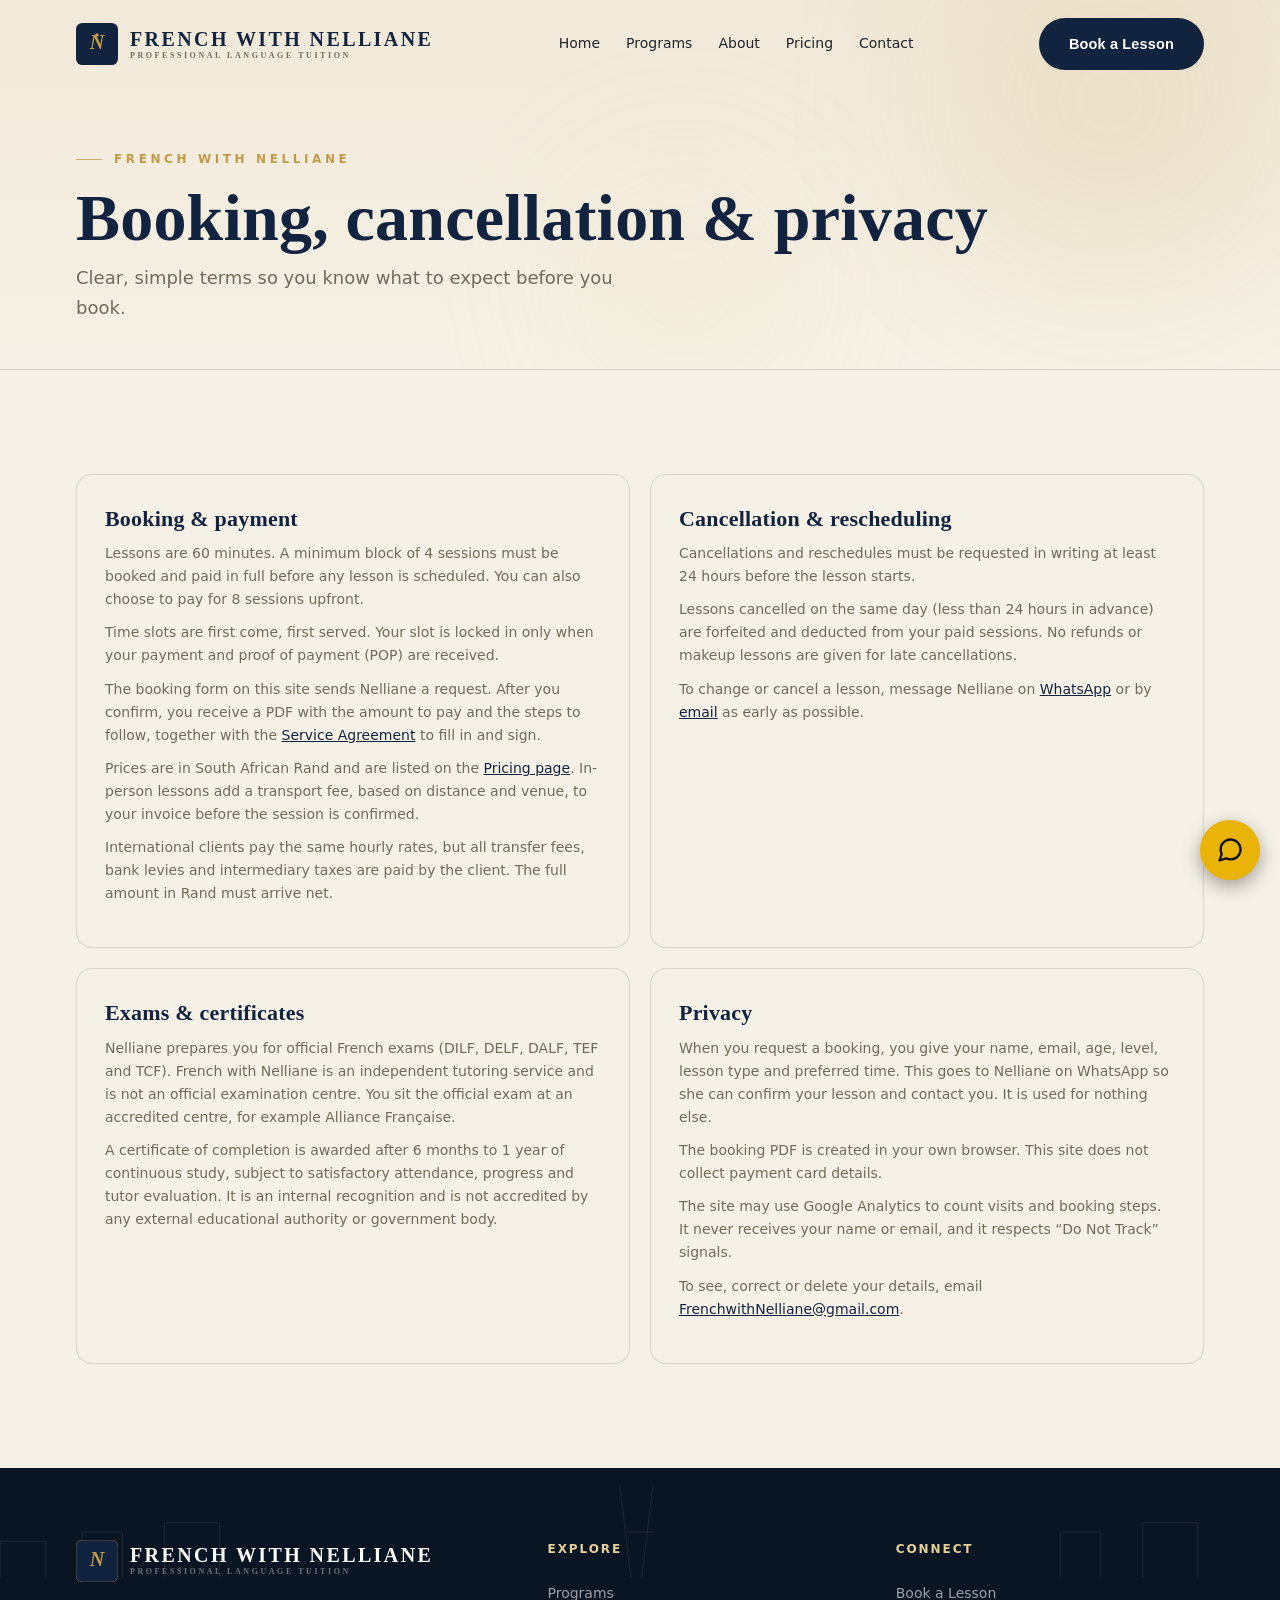
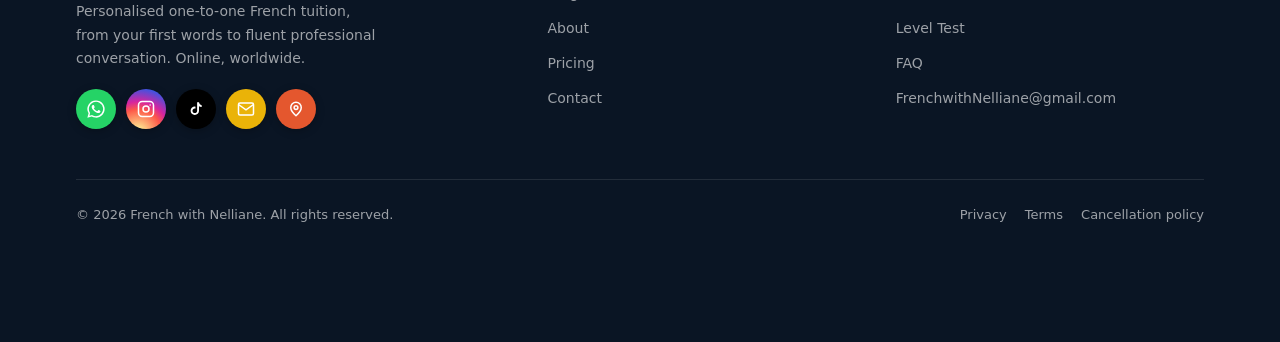
<file: policies.html>
<!DOCTYPE html><html lang="en"><head><meta charset="UTF-8" /><meta name="viewport" content="width=device-width, initial-scale=1.0, viewport-fit=cover" /><meta name="theme-color" content="#12233F" />
<title>Booking, Cancellation &amp; Privacy | French with Nelliane</title>
<meta name="description" content="How booking, payment, rescheduling and privacy work at French with Nelliane: upfront payment, a 4-lesson minimum, and how your details are used." />
<link rel="canonical" href="https://frenchwithnelliane.co.za/policies.html" />
<meta name="robots" content="index,follow" />
<meta property="og:site_name" content="French with Nelliane" />
<meta property="og:type" content="website" />
<meta property="og:locale" content="en_ZA" />
<meta property="og:url" content="https://frenchwithnelliane.co.za/policies.html" />
<meta property="og:title" content="Booking, Cancellation &amp; Privacy | French with Nelliane" />
<meta property="og:description" content="How booking, payment, rescheduling and privacy work at French with Nelliane: upfront payment, a 4-lesson minimum, and how your details are used." />
<meta property="og:image" content="https://frenchwithnelliane.co.za/og-image.png" />
<meta property="og:image:secure_url" content="https://frenchwithnelliane.co.za/og-image.png" />
<meta property="og:image:type" content="image/png" />
<meta property="og:image:width" content="1200" />
<meta property="og:image:height" content="630" />
<meta property="og:image:alt" content="French with Nelliane — speak French with confidence, online and in person" />
<meta name="twitter:card" content="summary_large_image" />
<meta name="twitter:title" content="Booking, Cancellation &amp; Privacy | French with Nelliane" />
<meta name="twitter:description" content="How booking, payment, rescheduling and privacy work at French with Nelliane: upfront payment, a 4-lesson minimum, and how your details are used." />
<meta name="twitter:image" content="https://frenchwithnelliane.co.za/og-image.png" />
<link rel="icon" href="data:image/svg+xml,%3Csvg xmlns='http://www.w3.org/2000/svg' viewBox='0 0 100 100'%3E%3Crect width='100' height='100' rx='16' fill='%2312233F'/%3E%3Ctext x='50' y='63' font-family='Georgia,serif' font-size='54' font-style='italic' font-weight='700' fill='%23C29A4B' text-anchor='middle'%3EN%3C/text%3E%3C/svg%3E" />
<link rel="icon" type="image/png" sizes="512x512" href="https://frenchwithnelliane.co.za/icon-512.png" />
<link rel="apple-touch-icon" href="https://frenchwithnelliane.co.za/icon-512.png" />
<link rel="preconnect" href="https://fonts.googleapis.com" /><link rel="preconnect" href="https://fonts.gstatic.com" crossorigin />
<link rel="preload" as="style" href="https://fonts.googleapis.com/css2?family=Cormorant+Garamond:ital,wght@0,400;0,500;0,600;0,700;1,400;1,500;1,600&family=Inter:wght@300;400;500;600;700&family=JetBrains+Mono:wght@400;500;600&display=swap" rel="stylesheet" />
<script type="application/ld+json">{"@context":"https://schema.org","@graph":[{"@type":["ProfessionalService","EducationalOrganization"],"@id":"https://frenchwithnelliane.co.za/#organization","name":"French with Nelliane","description":"Private French lessons for adults and children — general, conversation, professional and academic French, plus DILF, DELF, DALF, TEF and TCF exam preparation. Online across South Africa and worldwide, or in person in Edenvale, Johannesburg.","url":"https://frenchwithnelliane.co.za/","image":"https://frenchwithnelliane.co.za/og-image.png","logo":"https://frenchwithnelliane.co.za/icon-512.png","email":"FrenchwithNelliane@gmail.com","telephone":"+27691783734","priceRange":"R450-R700","knowsLanguage":["fr","en"],"areaServed":[{"@type":"Country","name":"South Africa"},"Online worldwide","Edenvale","Johannesburg"],"address":{"@type":"PostalAddress","streetAddress":"St James Rd, Hurlyvale","addressLocality":"Edenvale","postalCode":"1609","addressCountry":"ZA"},"sameAs":["https://www.superprof.co.za/ir/24393397-1c1fbb","https://www.facebook.com/profile.php?id=61592741991065","https://www.instagram.com/frenchwithnelliane","https://www.tiktok.com/@frenchwithnelliane"],"hasOfferCatalog":{"@type":"OfferCatalog","name":"French lessons","itemListElement":[{"@type":"Offer","itemOffered":{"@type":"Service","name":"General French (private lessons)","description":"Private one-to-one French lessons for adults and children.","provider":{"@id":"https://frenchwithnelliane.co.za/#organization"}},"price":500,"priceCurrency":"ZAR","priceSpecification":{"@type":"UnitPriceSpecification","price":500,"priceCurrency":"ZAR","unitText":"hour","unitCode":"HUR"}},{"@type":"Offer","itemOffered":{"@type":"Service","name":"Conversation sessions","description":"Relaxed, speaking-focused French practice.","provider":{"@id":"https://frenchwithnelliane.co.za/#organization"}},"price":450,"priceCurrency":"ZAR","priceSpecification":{"@type":"UnitPriceSpecification","price":450,"priceCurrency":"ZAR","unitText":"hour","unitCode":"HUR"}},{"@type":"Offer","itemOffered":{"@type":"Service","name":"Professional French","description":"Business vocabulary, corporate communication and industry-specific French. Custom quote.","provider":{"@id":"https://frenchwithnelliane.co.za/#organization"}}},{"@type":"Offer","itemOffered":{"@type":"Service","name":"Academic support","description":"Homework help, tests and structured academic French assessments for school and Matric students.","provider":{"@id":"https://frenchwithnelliane.co.za/#organization"}},"price":700,"priceCurrency":"ZAR","priceSpecification":{"@type":"UnitPriceSpecification","price":700,"priceCurrency":"ZAR","unitText":"session"}},{"@type":"Offer","itemOffered":{"@type":"Service","name":"Exam preparation (DILF, DELF, DALF, TEF, TCF)","description":"Targeted preparation for the official French language exams.","provider":{"@id":"https://frenchwithnelliane.co.za/#organization"}},"price":700,"priceCurrency":"ZAR","priceSpecification":{"@type":"UnitPriceSpecification","price":700,"priceCurrency":"ZAR","unitText":"session"}}]}},{"@type":"WebPage","@id":"https://frenchwithnelliane.co.za/policies.html#webpage","url":"https://frenchwithnelliane.co.za/policies.html","name":"Booking, Cancellation & Privacy | French with Nelliane","description":"How booking, payment, rescheduling and privacy work at French with Nelliane: upfront payment, a 4-lesson minimum, and how your details are used.","isPartOf":{"@id":"https://frenchwithnelliane.co.za/#website"},"about":{"@id":"https://frenchwithnelliane.co.za/#organization"},"breadcrumb":{"@id":"https://frenchwithnelliane.co.za/policies.html#breadcrumb"}},{"@type":"BreadcrumbList","@id":"https://frenchwithnelliane.co.za/policies.html#breadcrumb","itemListElement":[{"@type":"ListItem","position":1,"name":"Home","item":"https://frenchwithnelliane.co.za/"},{"@type":"ListItem","position":2,"name":"Policies","item":"https://frenchwithnelliane.co.za/policies.html"}]},{"@type":"WebSite","@id":"https://frenchwithnelliane.co.za/#website","url":"https://frenchwithnelliane.co.za/","name":"French with Nelliane","inLanguage":"en","publisher":{"@id":"https://frenchwithnelliane.co.za/#organization"}}]}</script>
<style>
  :root{
    --encre:#12233F;--nuit:#0A1524;--or:#C29A4B;--or-clair:#E7D19A;--or-vif:#D8B45E;
    --ivoire:#F6F1E6;--ivoire-2:#F1E9D9;--papier:#FCFAF3;--charbon:#20242B;--muet:#726A59;
    --ligne:rgba(18,35,63,.13);--ombre:0 30px 70px -34px rgba(10,21,36,.5);--ombre-sm:0 12px 30px -16px rgba(10,21,36,.35);
    --r:16px;--max:1180px;--ease:cubic-bezier(.22,.61,.36,1);--nav-h:76px;
  }
  *{box-sizing:border-box;margin:0;padding:0}
  html{scroll-behavior:smooth;-webkit-text-size-adjust:100%}
  body{font-family:'Inter',system-ui,sans-serif;background:var(--ivoire);color:var(--charbon);line-height:1.65;-webkit-font-smoothing:antialiased;overflow-x:hidden}
  h1,h2,h3,.serif{font-family:'Cormorant Garamond',Georgia,serif;font-weight:600;line-height:1.06;letter-spacing:.2px}
  .mono{font-family:'JetBrains Mono',ui-monospace,monospace}
  a{color:inherit;text-decoration:none;-webkit-tap-highlight-color:transparent}
  img{max-width:100%;display:block}
  button{-webkit-tap-highlight-color:transparent}
  ::selection{background:var(--or);color:#fff}
  :focus-visible{outline:2px solid var(--or);outline-offset:3px;border-radius:6px}
  .wrap{max-width:var(--max);margin:0 auto;padding:0 26px}
  .eyebrow{font-size:12px;letter-spacing:.3em;text-transform:uppercase;font-weight:600;color:var(--or);display:inline-flex;align-items:center;gap:12px}
  .eyebrow::before{content:"";width:26px;height:1px;background:var(--or);opacity:.75}
  .eyebrow.center::before{display:none}
  .fleuron{display:inline-block;width:7px;height:7px;background:var(--or);transform:rotate(45deg);flex:none}
  .rule{display:flex;align-items:center;justify-content:center;gap:14px;color:var(--or)}
  .rule::before,.rule::after{content:"";height:1px;width:56px;background:var(--or);opacity:.5}

  .btn{position:relative;display:inline-flex;align-items:center;gap:9px;cursor:pointer;border:none;overflow:hidden;font-family:'Inter',sans-serif;font-size:14.5px;font-weight:600;letter-spacing:.01em;padding:16px 30px;border-radius:100px;transition:transform .35s var(--ease),box-shadow .35s var(--ease),background .3s;min-height:52px;justify-content:center}
  .btn>*{position:relative;z-index:1}
  .btn::after{content:"";position:absolute;inset:0;background:linear-gradient(120deg,transparent 30%,rgba(255,255,255,.35) 50%,transparent 70%);transform:translateX(-120%);transition:transform .7s var(--ease);z-index:0}
  .btn:hover::after{transform:translateX(120%)}
  .btn:disabled{opacity:.45;cursor:not-allowed}
  .btn-gold{background:linear-gradient(135deg,var(--or-vif),var(--or));color:var(--nuit)}
  .btn-gold:hover{transform:translateY(-3px);box-shadow:0 18px 40px -14px rgba(194,154,75,.75)}
  .btn-ink{background:var(--encre);color:#fff}
  .btn-ink:hover{background:var(--nuit);transform:translateY(-3px);box-shadow:var(--ombre-sm)}
  .btn-ghost{background:transparent;color:var(--encre);border:1.5px solid var(--ligne)}
  .btn-ghost:hover{border-color:var(--encre);background:rgba(18,35,63,.04);transform:translateY(-2px)}
  .arrow{transition:transform .3s var(--ease)}
  .btn:hover .arrow{transform:translateX(4px)}

  #loader{position:fixed;inset:0;z-index:2000;background:var(--nuit);display:flex;flex-direction:column;align-items:center;justify-content:center;gap:22px;transition:opacity .7s var(--ease),visibility .7s}
  #loader.done{opacity:0;visibility:hidden}
  #loader .lmark{width:88px;height:88px}
  #loader .lmark rect.box{stroke-dasharray:360;stroke-dashoffset:360;animation:draw 1.1s var(--ease) forwards}
  #loader .lname{font-family:'Cormorant Garamond',serif;color:#fff;font-size:22px;letter-spacing:.24em;text-transform:uppercase;opacity:0;animation:fadeUp .7s var(--ease) .5s forwards}
  #loader .lsub{font-size:10px;letter-spacing:.34em;text-transform:uppercase;color:var(--or-clair);opacity:0;animation:fadeUp .7s var(--ease) .7s forwards}
  @keyframes draw{to{stroke-dashoffset:0}}
  @keyframes fadeUp{from{opacity:0;transform:translateY(10px)}to{opacity:1;transform:none}}

  #progress{position:fixed;top:0;left:0;height:3px;width:0;background:linear-gradient(90deg,var(--or),var(--or-clair));z-index:1500;transition:width .1s linear}

  header{position:fixed;top:0;left:0;right:0;z-index:900;transition:.4s var(--ease)}
  .nav{display:flex;align-items:center;justify-content:space-between;padding:18px 26px;max-width:var(--max);margin:0 auto;transition:.4s var(--ease)}
  header.scrolled{background:rgba(246,241,230,.82);backdrop-filter:blur(16px) saturate(1.1);border-bottom:1px solid var(--ligne);box-shadow:0 6px 24px -18px rgba(10,21,36,.5)}
  header.scrolled .nav{padding:11px 26px}
  .brand{display:flex;align-items:center;gap:12px}
  .brand .mark{width:42px;height:42px;flex:none;transition:transform .5s var(--ease)}
  .brand:hover .mark{transform:rotate(-6deg)}
  .brand .name{font-family:'Cormorant Garamond',serif;font-weight:600;font-size:20px;letter-spacing:.12em;color:var(--encre);text-transform:uppercase;line-height:1}
  .brand .name small{display:block;font-family:'Inter';font-size:8px;letter-spacing:.32em;color:var(--muet);font-weight:600;margin-top:3px}
  .nav-links{display:flex;align-items:center;gap:26px}
  .nav-links a{font-size:14px;font-weight:500;color:var(--charbon);position:relative;padding:6px 0;transition:color .25s}
  .nav-links a::after{content:"";position:absolute;left:0;bottom:0;width:0;height:1.5px;background:var(--or);transition:width .3s var(--ease)}
  .nav-links a:hover{color:var(--encre)}
  .nav-links a:hover::after,.nav-links a.active::after{width:100%}
  .nav-links a.active{color:var(--encre)}
  .nav-right{display:flex;align-items:center;gap:16px}
  .lang{display:flex;align-items:center;font-size:12px;font-weight:600;letter-spacing:.06em;border:1px solid var(--ligne);border-radius:100px;overflow:hidden}
  .lang button{padding:8px 13px;background:none;border:none;cursor:pointer;color:var(--muet);font-weight:600;font-family:inherit;transition:.25s;min-height:36px}
  .lang button.on{background:var(--encre);color:#fff}
  .burger{display:none;flex-direction:column;gap:5px;background:none;border:none;cursor:pointer;padding:10px;margin:-10px}
  .burger span{width:24px;height:2px;background:var(--encre);transition:.3s var(--ease);border-radius:2px}
  .burger.open span:nth-child(1){transform:translateY(7px) rotate(45deg)}
  .burger.open span:nth-child(2){opacity:0}
  .burger.open span:nth-child(3){transform:translateY(-7px) rotate(-45deg)}

  .mobile-menu{position:fixed;inset:0;z-index:899;background:var(--ivoire);display:flex;flex-direction:column;justify-content:center;gap:4px;padding:0 34px;transform:translateX(100%);transition:transform .5s var(--ease)}
  .mobile-menu.open{transform:translateX(0)}
  .mobile-menu a{font-family:'Cormorant Garamond',serif;font-size:clamp(28px,8vw,40px);font-weight:600;color:var(--encre);padding:7px 0;opacity:0;transform:translateX(30px);transition:.5s var(--ease)}
  .mobile-menu.open a{opacity:1;transform:none}
  .mobile-menu.open a:nth-child(1){transition-delay:.08s}.mobile-menu.open a:nth-child(2){transition-delay:.13s}.mobile-menu.open a:nth-child(3){transition-delay:.18s}.mobile-menu.open a:nth-child(4){transition-delay:.23s}.mobile-menu.open a:nth-child(5){transition-delay:.28s}.mobile-menu.open a:nth-child(6){transition-delay:.33s}.mobile-menu.open a:nth-child(7){transition-delay:.38s}
  .mobile-menu .mm-foot{margin-top:26px;display:flex;gap:12px;flex-wrap:wrap;opacity:0;transition:.5s var(--ease) .44s}
  .mobile-menu.open .mm-foot{opacity:1}
  .mobile-menu .mm-lang{display:flex;gap:8px;margin-top:18px}
  .mobile-menu .mm-lang button{padding:8px 16px;border:1px solid var(--ligne);border-radius:100px;background:none;font-weight:600;color:var(--muet);cursor:pointer}
  .mobile-menu .mm-lang button.on{background:var(--encre);color:#fff;border-color:var(--encre)}

  .hero{position:relative;padding:calc(var(--nav-h) + 74px) 0 96px;overflow:hidden}
  .aurora{position:absolute;inset:0;z-index:0;overflow:hidden;pointer-events:none}
  .aurora span{position:absolute;border-radius:50%;filter:blur(70px);opacity:.5;animation:float 18s ease-in-out infinite}
  .aurora .a1{width:520px;height:520px;background:radial-gradient(circle,rgba(194,154,75,.5),transparent 70%);top:-160px;right:-90px}
  .aurora .a2{width:460px;height:460px;background:radial-gradient(circle,rgba(18,35,63,.4),transparent 70%);bottom:-160px;left:-80px;animation-delay:-6s}
  .aurora .a3{width:340px;height:340px;background:radial-gradient(circle,rgba(231,209,154,.45),transparent 70%);top:30%;left:40%;animation-delay:-12s}
  @keyframes float{0%,100%{transform:translate(0,0) scale(1)}33%{transform:translate(40px,-30px) scale(1.08)}66%{transform:translate(-30px,20px) scale(.95)}}
  .hero-line{position:absolute;inset:0;z-index:0;opacity:.4;pointer-events:none}
  .hero-line svg{position:absolute;bottom:0;width:100%;height:auto}
  .hero .wrap{position:relative;z-index:2}
  .hero-grid{display:grid;grid-template-columns:1.12fr .88fr;gap:56px;align-items:center}
  .hero h1{font-size:clamp(46px,7.4vw,92px);color:var(--encre);margin:22px 0 6px}
  .hero h1 .word{display:inline-block;opacity:0;transform:translateY(24px);animation:wordUp .7s var(--ease) forwards}
  @keyframes wordUp{to{opacity:1;transform:none}}
  .hero h1 .swap-wrap{display:block;color:var(--or);font-style:italic;font-weight:500;min-height:1.08em;transition:opacity .3s ease}
  .hero p.lead{font-size:clamp(16px,2.1vw,19px);color:var(--muet);max-width:520px;margin:22px 0 34px}
  .hero-cta{display:flex;gap:14px;flex-wrap:wrap}
  .hero-tags{display:flex;flex-wrap:wrap;gap:10px 18px;margin-top:38px;align-items:center;font-size:13px;letter-spacing:.03em;color:var(--muet)}
  .hero-tags .fleuron{opacity:.7}

  .phrase-card{position:relative;background:linear-gradient(160deg,var(--encre),var(--nuit));color:#fff;border-radius:22px;padding:36px 34px;box-shadow:var(--ombre);overflow:hidden;transition:transform .4s var(--ease)}
  .phrase-card::before{content:"«";position:absolute;top:-40px;right:6px;font-family:'Cormorant Garamond',serif;font-size:210px;color:rgba(231,209,154,.08);line-height:1}
  .phrase-card::after{content:"";position:absolute;inset:0;border-radius:22px;padding:1px;background:linear-gradient(160deg,rgba(231,209,154,.45),transparent 60%);-webkit-mask:linear-gradient(#000 0 0) content-box,linear-gradient(#000 0 0);-webkit-mask-composite:xor;mask-composite:exclude;pointer-events:none}
  .phrase-card .lbl{font-size:11px;letter-spacing:.26em;text-transform:uppercase;color:var(--or-clair);font-weight:600}
  .phrase-card .fr{font-family:'Cormorant Garamond',serif;font-size:clamp(28px,4vw,35px);font-weight:500;font-style:italic;margin:16px 0 6px;color:#fff;transition:opacity .25s}
  .phrase-card .en{font-size:14px;color:rgba(255,255,255,.6);transition:opacity .25s}
  .phrase-card .note{margin-top:22px;padding-top:20px;border-top:1px solid rgba(255,255,255,.13);font-size:13px;color:rgba(255,255,255,.78);display:flex;gap:8px;flex-wrap:wrap}
  .phrase-card .note b{color:var(--or-clair);font-weight:600}
  .phrase-dots{display:flex;gap:6px;margin-top:20px}
  .phrase-dots span{width:6px;height:6px;border-radius:50%;background:rgba(255,255,255,.25);transition:.3s}
  .phrase-dots span.on{background:var(--or-vif);width:20px;border-radius:3px}

  .marquee{background:var(--encre);color:#fff;padding:20px 0;overflow:hidden;position:relative}
  .marquee-track{display:flex;gap:44px;width:max-content;animation:scroll 34s linear infinite}
  .marquee:hover .marquee-track{animation-play-state:paused}
  .marquee-track span{font-family:'Cormorant Garamond',serif;font-size:24px;font-style:italic;color:rgba(255,255,255,.9);display:flex;align-items:center;gap:44px;white-space:nowrap}
  .marquee-track .fleuron{background:var(--or-vif)}
  @keyframes scroll{to{transform:translateX(-50%)}}

  .sec{padding:104px 0}
  .sec-head{max-width:640px;margin-bottom:50px}
  .sec-head.center{margin:0 auto 50px;text-align:center}
  .sec-head h2{font-size:clamp(36px,5vw,54px);color:var(--encre);margin:16px 0 14px}
  .sec-head p{font-size:clamp(15px,2vw,17px);color:var(--muet)}

  /* Programs banner (French visual) */
  .prog-banner{position:relative;border-radius:20px;overflow:hidden;margin-bottom:34px;box-shadow:var(--ombre-sm);aspect-ratio:1180/300;background:#0A1524}
  .prog-banner .banner-bg{position:absolute;inset:0;z-index:1;background-size:cover;background-position:center}
  .prog-banner .banner-fallback{position:absolute;inset:0;z-index:0}
  .prog-banner .banner-fallback svg{width:100%;height:100%;display:block}
  .prog-banner .scrim{position:absolute;inset:0;z-index:2;background:linear-gradient(90deg,rgba(10,21,36,.92),rgba(10,21,36,.45) 50%,rgba(10,21,36,.12))}
  .prog-banner .cap{position:absolute;left:28px;bottom:22px;color:#fff;z-index:2}
  .prog-banner .cap b{font-family:'Cormorant Garamond',serif;font-style:italic;font-size:clamp(26px,4vw,40px);font-weight:600;display:block;line-height:1}
  .prog-banner .cap span{font-size:12px;letter-spacing:.24em;text-transform:uppercase;color:var(--or-clair)}

  .prog-grid{display:grid;grid-template-columns:repeat(3,1fr);gap:20px}
  .prog{position:relative;background:var(--papier);border:1px solid var(--ligne);border-radius:var(--r);padding:34px 30px;transition:.45s var(--ease);overflow:hidden;isolation:isolate}
  .prog::before{content:"";position:absolute;inset:0;border-radius:var(--r);padding:1.5px;background:linear-gradient(135deg,var(--or-vif),transparent 55%);opacity:0;transition:opacity .4s;-webkit-mask:linear-gradient(#000 0 0) content-box,linear-gradient(#000 0 0);-webkit-mask-composite:xor;mask-composite:exclude;z-index:-1}
  .prog:hover{transform:translateY(-8px);box-shadow:var(--ombre);border-color:transparent}
  .prog:hover::before{opacity:1}
  .prog .ico{width:52px;height:52px;border-radius:13px;background:linear-gradient(140deg,rgba(18,35,63,.07),rgba(194,154,75,.1));display:flex;align-items:center;justify-content:center;font-size:24px;margin-bottom:20px;transition:transform .4s var(--ease)}
  .prog:hover .ico{transform:scale(1.1) rotate(-4deg)}
  .prog h3{font-size:26px;color:var(--encre);margin-bottom:8px}
  .prog p{font-size:14.5px;color:var(--muet);margin-bottom:18px}
  .prog .level{font-size:12px;font-weight:600;letter-spacing:.1em;color:var(--or);padding:6px 13px;border:1px solid rgba(194,154,75,.4);border-radius:100px;display:inline-block}

  /* Who is this for */
  .who{background:var(--papier)}
  .who-grid{display:grid;grid-template-columns:repeat(4,1fr);gap:18px}
  .whoc{background:var(--ivoire);border:1px solid var(--ligne);border-radius:var(--r);padding:30px 26px;transition:.35s var(--ease)}
  .whoc:hover{transform:translateY(-6px);box-shadow:var(--ombre);background:#fff}
  .whoc .ico{font-size:30px;margin-bottom:14px}
  .whoc h3{font-size:23px;color:var(--encre);margin-bottom:6px}
  .whoc p{font-size:14px;color:var(--muet)}

  /* Level test */
  .test{background:linear-gradient(165deg,var(--encre),var(--nuit));color:#fff;position:relative;overflow:hidden}
  .test::before{content:"";position:absolute;width:500px;height:500px;background:radial-gradient(circle,rgba(194,154,75,.16),transparent 70%);top:-160px;left:-120px;filter:blur(40px)}
  .test .wrap{position:relative;z-index:2}
  .test .sec-head h2{color:#fff}.test .sec-head p{color:rgba(255,255,255,.7)}
  .test .eyebrow{color:var(--or-clair)}.test .eyebrow::before{background:var(--or-clair)}
  .test-card{background:var(--papier);color:var(--charbon);border-radius:22px;max-width:720px;margin:0 auto;padding:46px;box-shadow:var(--ombre)}
  .test-progress{height:5px;background:rgba(18,35,63,.1);border-radius:5px;overflow:hidden;margin-bottom:8px}
  .test-progress i{display:block;height:100%;background:linear-gradient(90deg,var(--or),var(--or-clair));width:0;transition:width .5s var(--ease)}
  .test-meta{display:flex;justify-content:space-between;font-size:12px;letter-spacing:.08em;color:var(--muet);margin-bottom:24px;font-weight:600;text-transform:uppercase}
  .q-text{font-family:'Cormorant Garamond',serif;font-size:clamp(23px,4vw,30px);color:var(--encre);margin-bottom:6px;line-height:1.22}
  .q-hint{font-size:13px;color:var(--muet);margin-bottom:22px}
  .options{display:grid;gap:11px}
  .opt{text-align:left;background:#fff;border:1.5px solid var(--ligne);border-radius:12px;padding:16px 20px;font-family:inherit;font-size:16px;cursor:pointer;transition:.2s var(--ease);color:var(--charbon);display:flex;align-items:center;gap:14px;min-height:56px}
  .opt .k{font-family:'JetBrains Mono',monospace;font-size:13px;font-weight:600;color:var(--or);width:20px}
  .opt:hover{border-color:var(--or)}
  .opt.sel{border-color:var(--encre);background:rgba(18,35,63,.05)}
  .opt.sel .k{color:var(--encre)}
  .test-controls{display:flex;justify-content:space-between;gap:12px;margin-top:24px}
  .test-controls .btn{min-height:48px;padding:13px 24px}
  .step-dots{display:flex;gap:6px;justify-content:center;margin-top:20px}
  .step-dots span{width:7px;height:7px;border-radius:50%;background:rgba(18,35,63,.14);transition:.3s}
  .step-dots span.done{background:var(--or)}
  .step-dots span.cur{background:var(--encre);transform:scale(1.25)}
  .result{text-align:center;display:none}
  .result.show{display:block;animation:fadeUp .6s var(--ease)}
  .result .badge{display:inline-flex;flex-direction:column;align-items:center;justify-content:center;width:118px;height:118px;border-radius:50%;background:linear-gradient(150deg,var(--encre),var(--nuit));color:#fff;margin:0 auto 20px;box-shadow:0 20px 40px -18px rgba(18,35,63,.6)}
  .result .badge .lvl{font-family:'JetBrains Mono',monospace;font-size:38px;font-weight:600;color:var(--or-clair)}
  .result .badge small{font-size:10px;letter-spacing:.2em;text-transform:uppercase;opacity:.7}
  .result h3{font-size:30px;color:var(--encre);margin-bottom:8px}
  .result .rdesc{color:var(--muet);max-width:460px;margin:0 auto 26px}
  .result .bars{max-width:420px;margin:0 auto 24px;text-align:left}
  .rbar{margin-bottom:13px}
  .rbar .top{display:flex;justify-content:space-between;font-size:13px;font-weight:600;margin-bottom:6px}
  .rbar .track{height:8px;background:rgba(18,35,63,.09);border-radius:6px;overflow:hidden}
  .rbar .track i{display:block;height:100%;background:linear-gradient(90deg,var(--or),var(--or-clair));width:0;border-radius:6px;transition:width 1s var(--ease)}
  .rec{background:rgba(18,35,63,.04);border:1px solid var(--ligne);border-radius:14px;padding:18px 22px;max-width:420px;margin:0 auto 22px;text-align:left}
  .rec .rl{font-size:11px;letter-spacing:.16em;text-transform:uppercase;color:var(--or);font-weight:600;margin-bottom:4px}
  .rec .rp{font-family:'Cormorant Garamond',serif;font-size:24px;color:var(--encre);font-weight:600}
  .disclaimer{font-size:12px;color:var(--muet);max-width:440px;margin:16px auto 0;font-style:italic}

  .journey{display:grid;grid-template-columns:repeat(3,1fr);border-top:1px solid var(--ligne);border-left:1px solid var(--ligne)}
  .step{padding:38px 32px;border-right:1px solid var(--ligne);border-bottom:1px solid var(--ligne);transition:.35s var(--ease);position:relative}
  .step::before{content:"";position:absolute;left:0;top:0;width:100%;height:2px;background:var(--or);transform:scaleX(0);transform-origin:left;transition:transform .4s var(--ease)}
  .step:hover{background:var(--papier)}
  .step:hover::before{transform:scaleX(1)}
  .step .num{font-family:'JetBrains Mono',monospace;font-size:13px;color:var(--or);font-weight:600;letter-spacing:.1em}
  .step h3{font-size:26px;color:var(--encre);margin:12px 0 8px}
  .step p{font-size:14.5px;color:var(--muet)}

  .about-grid{display:grid;grid-template-columns:.9fr 1.1fr;gap:56px;align-items:center}
  .portrait{position:relative;aspect-ratio:4/5;border-radius:20px;overflow:hidden;box-shadow:var(--ombre);background:var(--encre)}
  .portrait img{width:100%;height:100%;object-fit:cover;object-position:center 30%}
  .portrait .frame{position:absolute;inset:14px;border:1px solid rgba(231,209,154,.55);border-radius:13px;z-index:2;pointer-events:none}
  .portrait .badge-n{position:absolute;top:20px;left:20px;width:44px;height:44px;border-radius:11px;background:rgba(10,21,36,.55);backdrop-filter:blur(6px);display:flex;align-items:center;justify-content:center;z-index:3}
  .portrait .badge-n span{font-family:'Cormorant Garamond',serif;font-style:italic;font-weight:600;color:var(--or-clair);font-size:24px}
  .about-list{display:grid;grid-template-columns:1fr 1fr;gap:12px 24px;margin:26px 0 30px;list-style:none}
  .about-list li{display:flex;align-items:center;gap:10px;font-size:14.5px;color:var(--charbon)}

  .accent-bg{background:var(--papier)}
  .why-grid{display:grid;grid-template-columns:repeat(3,1fr);gap:20px}
  .whyc{padding:32px 28px;border-radius:var(--r);background:var(--ivoire);border:1px solid var(--ligne);transition:.35s var(--ease)}
  .whyc:hover{transform:translateY(-6px);box-shadow:var(--ombre);background:#fff}
  .whyc .ico{font-size:26px;margin-bottom:14px}
  .whyc h3{font-size:24px;color:var(--encre);margin-bottom:6px}
  .whyc p{font-size:14px;color:var(--muet)}

  .pack-grid{display:grid;grid-template-columns:repeat(3,1fr);gap:20px}
  .pack{position:relative;background:var(--papier);border:1px solid var(--ligne);border-radius:var(--r);padding:36px 30px;display:flex;flex-direction:column;transition:.4s var(--ease)}
  .pack.feature{background:linear-gradient(165deg,var(--encre),var(--nuit));color:#fff;border-color:var(--encre);box-shadow:var(--ombre)}
  .pack.feature .kicker,.pack.feature p{color:rgba(255,255,255,.72)}
  .pack.feature h3{color:#fff}
  .pack:hover{transform:translateY(-8px);box-shadow:var(--ombre)}
  .pack .tag{position:absolute;top:-11px;left:50%;transform:translateX(-50%);background:linear-gradient(135deg,var(--or-vif),var(--or));color:var(--nuit);font-size:11px;font-weight:700;letter-spacing:.08em;text-transform:uppercase;padding:6px 16px;border-radius:100px;white-space:nowrap}
  .pack .kicker{font-size:12px;letter-spacing:.16em;text-transform:uppercase;color:var(--or);font-weight:600}
  .pack h3{font-size:29px;color:var(--encre);margin:10px 0}
  .pack .dur{font-family:'JetBrains Mono',monospace;font-size:13px;color:var(--muet);margin-bottom:14px}
  .pack.feature .dur{color:var(--or-clair)}
  .pack p{font-size:14.5px;color:var(--muet);margin-bottom:24px;flex:1}
  .pack .btn{width:100%}
  .pack-note{text-align:center;font-size:13px;color:var(--muet);margin-top:26px;display:flex;align-items:center;justify-content:center;gap:12px;flex-wrap:wrap}

  .quote-wrap{max-width:760px;margin:0 auto;text-align:center}
  .stars{color:var(--or);letter-spacing:3px;font-size:18px;margin-bottom:20px}
  .quote{font-family:'Cormorant Garamond',serif;font-size:clamp(26px,3.6vw,38px);font-style:italic;color:var(--encre);line-height:1.28;font-weight:500;transition:opacity .2s}
  .quote-by{margin-top:22px;font-size:14px;font-weight:600;letter-spacing:.06em;color:var(--muet)}
  .sample-flag{display:inline-block;margin-top:14px;font-size:11px;letter-spacing:.1em;text-transform:uppercase;color:var(--muet);background:rgba(18,35,63,.05);padding:5px 12px;border-radius:100px}
  .quote-dots{display:flex;gap:8px;justify-content:center;margin-top:30px}
  .quote-dots button{width:8px;height:8px;border-radius:50%;background:rgba(18,35,63,.16);border:none;cursor:pointer;transition:.3s;padding:0}
  .quote-dots button.on{background:var(--or);width:26px;border-radius:4px}

  .faq-wrap{max-width:820px;margin:0 auto}
  .faq{border-bottom:1px solid var(--ligne)}
  .faq button{width:100%;background:none;border:none;cursor:pointer;text-align:left;padding:24px 0;display:flex;justify-content:space-between;align-items:center;gap:20px;font-family:inherit}
  .faq button .qt{font-family:'Cormorant Garamond',serif;font-size:clamp(20px,3vw,24px);font-weight:600;color:var(--encre)}
  .faq button .pm{flex:none;width:30px;height:30px;border-radius:50%;border:1px solid var(--ligne);display:flex;align-items:center;justify-content:center;color:var(--or);transition:.3s var(--ease);font-size:18px}
  .faq.open .pm{transform:rotate(45deg);background:var(--encre);color:#fff;border-color:var(--encre)}
  .faq .ans{max-height:0;overflow:hidden;transition:max-height .4s var(--ease)}
  .faq .ans p{padding:0 0 24px;font-size:15px;color:var(--muet);max-width:660px}

  .contact{background:linear-gradient(165deg,var(--encre),var(--nuit));color:#fff;position:relative;overflow:hidden}
  .contact::before{content:"";position:absolute;width:500px;height:500px;background:radial-gradient(circle,rgba(194,154,75,.14),transparent 70%);bottom:-160px;right:-120px;filter:blur(40px)}
  .contact .wrap{position:relative;z-index:2}
  .contact-grid{display:grid;grid-template-columns:1fr 1fr;gap:54px;align-items:start}
  .contact h2{color:#fff;font-size:clamp(34px,4.8vw,50px)}
  .contact .lead{color:rgba(255,255,255,.72);font-size:17px;margin:16px 0 30px;max-width:420px}
  .contact-methods{display:flex;flex-direction:column;gap:14px}
  .cm{display:flex;align-items:center;gap:16px;color:rgba(255,255,255,.85);font-size:15px}
  .cm:hover{color:#fff}
  .cm .ci{width:44px;height:44px;border-radius:12px;background:rgba(255,255,255,.07);display:flex;align-items:center;justify-content:center;font-size:18px;flex:none}
  .form{background:var(--papier);border-radius:20px;padding:38px}
  .frow{display:grid;grid-template-columns:1fr 1fr;gap:14px}
  .field{margin-bottom:16px}
  .field label{display:block;font-size:12px;font-weight:600;letter-spacing:.08em;text-transform:uppercase;color:var(--muet);margin-bottom:7px}
  .field input,.field select,.field textarea{width:100%;padding:14px 16px;border:1.5px solid var(--ligne);border-radius:11px;font-family:inherit;font-size:16px;background:#fff;color:var(--charbon);transition:.25s}
  .field input:focus,.field select:focus,.field textarea:focus{outline:none;border-color:var(--or);box-shadow:0 0 0 3px rgba(194,154,75,.15)}
  .field textarea{resize:vertical;min-height:96px}
  .form .btn{width:100%;margin-top:6px}
  .form-msg{text-align:center;font-size:14px;color:var(--encre);margin-top:14px;font-weight:600;display:none}
  .form-msg.show{display:block}

  footer{background:var(--nuit);color:rgba(255,255,255,.6);padding:72px 0 116px;position:relative;overflow:hidden}
  .foot-sky{position:absolute;top:0;left:0;right:0;opacity:.1;pointer-events:none}
  .foot-grid{display:grid;grid-template-columns:1.4fr 1fr 1fr;gap:40px;position:relative;z-index:2}
  footer .brand .name{color:#fff}
  footer .brand .name small{color:rgba(255,255,255,.4)}
  .foot-about{font-size:14px;margin-top:18px;max-width:300px;line-height:1.7}
  .socials{display:flex;gap:10px;margin-top:18px}
  .socials a{width:40px;height:40px;border-radius:50%;display:flex;align-items:center;justify-content:center;color:#fff;transition:.25s;box-shadow:0 2px 8px rgba(0,0,0,.25)}
  .socials a:hover{transform:translateY(-3px) scale(1.06);filter:brightness(1.1)}
  .socials .sc-wa{background:#25D366}
  .socials .sc-ig{background:radial-gradient(circle at 30% 110%,#fdf497 0%,#fdf497 5%,#fd5949 45%,#d6249f 60%,#285AEB 90%)}
  .socials .sc-tt{background:#000}
  .socials .sc-mail{background:#EAB308}.socials .sc-map{background:#E4572E}
  .foot-col h4{font-size:12px;letter-spacing:.16em;text-transform:uppercase;color:var(--or-clair);margin-bottom:16px;font-weight:600}
  .foot-col a{display:block;font-size:14px;padding:6px 0;transition:.25s;color:rgba(255,255,255,.6)}
  .foot-col a:hover{color:#fff;padding-left:4px}
  .foot-bottom{display:flex;justify-content:space-between;align-items:center;flex-wrap:wrap;gap:14px;margin-top:50px;padding-top:24px;border-top:1px solid rgba(255,255,255,.1);font-size:13px;position:relative;z-index:2}
  .foot-bottom .legal{display:flex;gap:18px;flex-wrap:wrap}
  .foot-bottom .legal a:hover{color:#fff}

  /* Sticky contact FABs */
  .fab-stack{position:fixed;bottom:26px;right:26px;z-index:800;display:flex;flex-direction:column;gap:12px;align-items:flex-end}
  .fab{display:flex;align-items:center;gap:12px;padding:14px 20px 14px 15px;border-radius:100px;font-weight:600;font-size:14px;transition:.3s var(--ease);cursor:pointer;box-shadow:var(--ombre-sm)}
  .fab svg{flex:none}
  .fab .wtxt{max-width:0;overflow:hidden;white-space:nowrap;transition:max-width .4s var(--ease)}
  .fab:hover .wtxt{max-width:190px}
  .fab.wa{background:#25D366;color:#fff}
  .fab.mail{background:var(--encre);color:#fff}
  .fab:hover{transform:translateY(-3px) scale(1.03)}
  .to-top{position:fixed;bottom:26px;left:26px;z-index:800;width:48px;height:48px;border-radius:50%;background:var(--encre);color:#fff;border:none;cursor:pointer;display:flex;align-items:center;justify-content:center;opacity:0;pointer-events:none;transition:.3s var(--ease);font-size:18px}
  .to-top.show{opacity:1;pointer-events:auto}
  .to-top:hover{background:var(--or);color:var(--nuit)}

  .mobile-bar{position:fixed;bottom:0;left:0;right:0;z-index:850;display:none;gap:10px;padding:12px 14px calc(12px + env(safe-area-inset-bottom));background:rgba(246,241,230,.94);backdrop-filter:blur(14px);border-top:1px solid var(--ligne);transform:translateY(120%);transition:transform .4s var(--ease)}
  .mobile-bar.show{transform:none}
  .mobile-bar .btn{flex:1;padding:15px 14px;min-height:54px}
  .mobile-bar .ic{flex:none;width:54px;padding:0;border-radius:100px;display:flex;align-items:center;justify-content:center;color:#fff}
  .mobile-bar .ic.wa{background:#25D366}
  .mobile-bar .ic.mail{background:var(--encre)}

  .modal-bg{position:fixed;inset:0;z-index:1000;background:rgba(10,21,36,.62);backdrop-filter:blur(7px);display:none;align-items:center;justify-content:center;padding:18px}
  .modal-bg.open{display:flex;animation:fadeIn .3s ease}
  @keyframes fadeIn{from{opacity:0}to{opacity:1}}
  .modal{background:var(--ivoire);border-radius:22px;max-width:540px;width:100%;max-height:92vh;overflow-y:auto;box-shadow:var(--ombre);animation:pop .45s var(--ease)}
  @keyframes pop{from{transform:translateY(24px) scale(.96);opacity:0}to{transform:none;opacity:1}}
  .modal-head{padding:30px 34px 0;display:flex;justify-content:space-between;align-items:start}
  .modal-head h3{font-size:29px;color:var(--encre)}
  .modal-head .x{background:none;border:none;font-size:28px;cursor:pointer;color:var(--muet);line-height:1;padding:4px;margin:-4px}
  .modal-body{padding:18px 34px 34px}
  .m-steps{display:flex;gap:6px;margin:14px 0 24px}
  .m-steps i{flex:1;height:4px;background:rgba(18,35,63,.12);border-radius:4px;transition:.3s}
  .m-steps i.on{background:var(--or)}
  .m-panel{display:none}
  .m-panel.on{display:block;animation:fadeUp .4s var(--ease)}
  .m-panel h4{font-size:14px;font-weight:600;color:var(--charbon);margin-bottom:6px}
  .m-panel .sub{font-size:13px;color:var(--muet);margin-bottom:16px}
  .choice{display:flex;align-items:center;justify-content:space-between;gap:14px;background:#fff;border:1.5px solid var(--ligne);border-radius:13px;padding:16px 18px;cursor:pointer;margin-bottom:10px;transition:.22s;min-height:64px}
  .choice:hover{border-color:var(--or)}
  .choice.sel{border-color:var(--encre);background:rgba(18,35,63,.04)}
  .choice .ct b{display:block;color:var(--encre);font-family:'Cormorant Garamond',serif;font-size:20px}
  .choice .ct span{font-size:13px;color:var(--muet)}
  .choice .cd{font-family:'JetBrains Mono',monospace;font-size:12px;color:var(--or);font-weight:600}
  .datechips{display:flex;gap:8px;overflow-x:auto;padding:4px 0 10px;-webkit-overflow-scrolling:touch}
  .datechip{flex:none;width:70px;background:#fff;border:1.5px solid var(--ligne);border-radius:12px;padding:12px 6px;cursor:pointer;transition:.2s;display:flex;flex-direction:column;align-items:center;gap:2px}
  .datechip:hover{border-color:var(--or)}
  .datechip.sel{background:var(--encre);border-color:var(--encre)}
  .datechip.sel *{color:#fff!important}
  .datechip .dw{font-size:11px;letter-spacing:.06em;text-transform:uppercase;color:var(--muet);font-weight:600}
  .datechip .dd{font-family:'Cormorant Garamond',serif;font-size:24px;font-weight:600;color:var(--encre);line-height:1}
  .datechip .dm{font-size:11px;color:var(--muet)}
  .slot-grid{display:grid;grid-template-columns:repeat(3,1fr);gap:8px}
  .slot{background:#fff;border:1.5px solid var(--ligne);border-radius:10px;padding:13px;text-align:center;font-family:'JetBrains Mono',monospace;font-size:13px;cursor:pointer;transition:.2s;min-height:48px}
  .slot:hover{border-color:var(--or)}
  .slot.sel{background:var(--encre);color:#fff;border-color:var(--encre)}
  .m-nav{display:flex;justify-content:space-between;gap:12px;margin-top:24px}
  .m-confirm{text-align:center;padding:6px 0}
  .m-confirm .check{width:74px;height:74px;border-radius:50%;background:linear-gradient(135deg,var(--or-vif),var(--or));color:var(--nuit);display:flex;align-items:center;justify-content:center;margin:0 auto 18px;font-size:36px}
  .m-summary{background:#fff;border:1px solid var(--ligne);border-radius:13px;padding:18px;text-align:left;font-size:14px;margin:18px 0}
  .m-summary div{display:flex;justify-content:space-between;padding:6px 0;color:var(--muet);gap:14px}
  .m-summary div b{color:var(--charbon);text-align:right}

  .reveal{opacity:0;transform:translateY(30px);transition:.85s var(--ease)}
  .reveal.in{opacity:1;transform:none}
  .reveal[data-d="1"]{transition-delay:.08s}.reveal[data-d="2"]{transition-delay:.16s}.reveal[data-d="3"]{transition-delay:.24s}.reveal[data-d="4"]{transition-delay:.32s}

  @media (max-width:960px){
    .hero-grid,.about-grid,.contact-grid{grid-template-columns:1fr;gap:40px}
    .prog-grid,.why-grid,.pack-grid,.journey{grid-template-columns:1fr 1fr}
    .who-grid{grid-template-columns:1fr 1fr}
    .foot-grid{grid-template-columns:1fr 1fr}
    .phrase-card{max-width:480px}
  }
  @media (max-width:820px){
    .nav-links{display:none}
    .nav-right .lang,.nav-right>.btn-ink{display:none}
    .burger{display:flex}
  }
  @media (max-width:640px){
    .wrap{padding:0 20px}
    .prog-grid,.why-grid,.pack-grid,.journey,.who-grid,.about-list,.slot-grid,.foot-grid,.frow{grid-template-columns:1fr}
    .journey{border-left:none}.step{border-left:1px solid var(--ligne)}
    .sec{padding:70px 0}
    .test-card{padding:30px 22px}
    .modal-head{padding:24px 22px 0}.modal-body{padding:16px 22px 26px}
    .form{padding:28px 22px}
    .fab-stack,.to-top{display:none}
    .mobile-bar{display:flex}
    footer{padding-bottom:100px}
    .hero{padding:calc(var(--nav-h) + 40px) 0 64px}
    .hero-cta .btn{flex:1}
    .foot-bottom{flex-direction:column;text-align:center}
    .prog-banner{aspect-ratio:16/10}
  }
  @media (prefers-reduced-motion:reduce){
    *{animation-duration:.001s!important;animation-iteration-count:1!important;transition-duration:.15s!important;scroll-behavior:auto!important}
    .reveal{opacity:1;transform:none}.aurora,.marquee-track{animation:none!important}#loader{display:none}
    .hero h1 .word{opacity:1;transform:none;animation:none}
  }

/* ===== v5: pages, image-cards (no emoji) ===== */
.page-hero{position:relative;padding:calc(var(--nav-h) + 66px) 0 46px;background:linear-gradient(180deg,var(--ivoire-2),var(--ivoire));border-bottom:1px solid var(--ligne);overflow:hidden}
.page-hero .aurora span{opacity:.4}
.page-hero .wrap{position:relative;z-index:2}
.page-hero h1{font-size:clamp(40px,6vw,66px);color:var(--encre);margin:14px 0 10px}
.page-hero p{font-size:clamp(15px,2vw,18px);color:var(--muet);max-width:560px}
.ico,.prog .ico,.whoc .ico,.whyc .ico{width:66px;height:66px;border-radius:18px;background:linear-gradient(150deg,var(--encre),var(--nuit));display:flex;align-items:center;justify-content:center;margin:0 auto 20px;box-shadow:var(--ombre-sm);position:relative;overflow:hidden;font-size:0}
.ico svg,.prog .ico svg,.whoc .ico svg,.whyc .ico svg{width:30px;height:30px;stroke:var(--or-clair);fill:none;stroke-width:1.6}
.ico::after{content:"";position:absolute;inset:0;border-radius:18px;padding:1px;background:linear-gradient(150deg,rgba(231,209,154,.5),transparent 60%);-webkit-mask:linear-gradient(#000 0 0) content-box,linear-gradient(#000 0 0);-webkit-mask-composite:xor;mask-composite:exclude;pointer-events:none}
.prog{text-align:center}
.prog:hover .ico{transform:scale(1.06)}
.whoc,.whyc{text-align:center}
.cm .ci svg{width:20px;height:20px;stroke:#fff;fill:none;stroke-width:1.7}
.split-links{display:grid;grid-template-columns:1fr 1fr;gap:18px;max-width:820px;margin:0 auto}
.split-card{background:var(--papier);border:1px solid var(--ligne);border-radius:var(--r);padding:34px 30px;transition:.35s var(--ease)}
.split-card:hover{transform:translateY(-6px);box-shadow:var(--ombre)}
.split-card h3{font-size:26px;color:var(--encre);margin-bottom:8px}
.split-card p{font-size:14.5px;color:var(--muet);margin-bottom:18px}
.home-cta{background:linear-gradient(165deg,var(--encre),var(--nuit));color:#fff;text-align:center}
.home-cta h2{color:#fff;font-size:clamp(34px,5vw,52px);margin-bottom:14px}
.home-cta p{color:rgba(255,255,255,.72);max-width:480px;margin:0 auto 28px;font-size:17px}
@media(max-width:640px){.split-links{grid-template-columns:1fr}}
.vm-grid{display:grid;grid-template-columns:1fr 1fr;gap:22px}
.vm-card{background:var(--papier);border:1px solid var(--ligne);border-radius:var(--r);padding:40px 36px;position:relative;transition:.4s var(--ease)}
.vm-card:hover{transform:translateY(-5px);box-shadow:var(--ombre)}
.vm-card.dark{background:linear-gradient(165deg,var(--encre),var(--nuit));border-color:var(--encre);color:#fff}
.vm-card .vm-label{font-size:12px;letter-spacing:.22em;text-transform:uppercase;color:var(--or);font-weight:600;margin-bottom:12px;display:block}
.vm-card.dark .vm-label{color:var(--or-clair)}
.vm-card h3{font-size:30px;color:var(--encre);margin-bottom:12px}
.vm-card.dark h3{color:#fff}
.vm-card p{font-size:15.5px;color:var(--muet);line-height:1.72}
.vm-card.dark p{color:rgba(255,255,255,.8)}
.values-grid{display:grid;grid-template-columns:repeat(4,1fr);gap:18px}
.value{background:var(--ivoire);border:1px solid var(--ligne);border-radius:var(--r);padding:30px 26px;transition:.35s var(--ease)}
.value:hover{transform:translateY(-6px);box-shadow:var(--ombre);background:#fff}
.value .vn{font-family:'JetBrains Mono',monospace;font-size:13px;color:var(--or);font-weight:600;letter-spacing:.1em;margin-bottom:14px}
.value h3{font-size:21px;color:var(--encre);margin-bottom:8px;line-height:1.18}
.value p{font-size:14px;color:var(--muet)}
@media(max-width:900px){.values-grid{grid-template-columns:1fr 1fr}}
@media(max-width:820px){.vm-grid{grid-template-columns:1fr}}
@media(max-width:560px){.values-grid{grid-template-columns:1fr}}
.pack .price{font-family:'Cormorant Garamond',serif;font-size:38px;color:var(--encre);font-weight:600;margin:6px 0 2px;line-height:1}
.pack.feature .price{color:#fff}
.pack .price small{font-size:14px;color:var(--muet);font-family:'Inter',sans-serif;font-weight:500}
.pack.feature .price small{color:var(--or-clair)}
.pack .book-struct{font-size:13px;color:var(--muet);margin-bottom:16px}
.pack.feature .book-struct{color:rgba(255,255,255,.72)}
.pack .price-split{margin:8px 0 4px;display:flex;flex-direction:column;gap:9px}
.pack .price-split>div{display:flex;align-items:baseline;justify-content:space-between;gap:12px}
.pack .price-split .ps-lab{font-family:'Inter',sans-serif;font-size:12px;font-weight:600;letter-spacing:.08em;text-transform:uppercase;color:var(--muet)}
.pack.feature .price-split .ps-lab{color:var(--or-clair)}
.pack .price-split .ps-amt{font-family:'Cormorant Garamond',serif;font-size:30px;color:var(--encre);font-weight:600;line-height:1;white-space:nowrap}
.pack.feature .price-split .ps-amt{color:#fff}
.pack .price-split .ps-amt small{font-size:13px;color:var(--muet);font-family:'Inter',sans-serif;font-weight:500}
.pack.feature .price-split .ps-amt small{color:var(--or-clair)}
/* ===== Premium detailing layer ===== */
h1,h2,h3,.hero h1,.sec-head h2,.pack h3,.prog h3{font-optical-sizing:auto;font-feature-settings:"kern" 1,"liga" 1,"dlig" 1}
.hero h1,.sec-head h2{letter-spacing:-.018em}
body{-webkit-font-smoothing:antialiased;text-rendering:optimizeLegibility}
/* signature: Belle-Epoque gold detailing on the featured pricing card */
.pack.feature::after{content:"";position:absolute;inset:12px;border:1px solid rgba(231,209,154,.30);border-radius:calc(var(--r) - 8px);pointer-events:none;z-index:1}
.pack.feature::before{content:"";position:absolute;inset:12px;pointer-events:none;z-index:2;background:
  linear-gradient(var(--or-clair),var(--or-clair)) top left/22px 2px no-repeat,
  linear-gradient(var(--or-clair),var(--or-clair)) top left/2px 22px no-repeat,
  linear-gradient(var(--or-clair),var(--or-clair)) top right/22px 2px no-repeat,
  linear-gradient(var(--or-clair),var(--or-clair)) top right/2px 22px no-repeat,
  linear-gradient(var(--or-clair),var(--or-clair)) bottom left/22px 2px no-repeat,
  linear-gradient(var(--or-clair),var(--or-clair)) bottom left/2px 22px no-repeat,
  linear-gradient(var(--or-clair),var(--or-clair)) bottom right/22px 2px no-repeat,
  linear-gradient(var(--or-clair),var(--or-clair)) bottom right/2px 22px no-repeat}
/* refined, warmer card elevation on hover */
.pack:hover,.prog:hover,.whyc:hover{box-shadow:0 34px 66px -30px rgba(18,35,63,.52),0 10px 24px -14px rgba(194,154,75,.28)}
/* premium soft blur-in on scroll reveals */
.reveal{transition:opacity .9s var(--ease),transform .9s var(--ease),filter .9s var(--ease);filter:blur(4px)}
.reveal.in{filter:blur(0)}
@media(prefers-reduced-motion:reduce){.reveal{filter:none;transition:opacity .3s}}
.policy-grid{display:grid;grid-template-columns:repeat(3,1fr);gap:20px}
.policy{background:var(--ivoire);border:1px solid var(--ligne);border-radius:var(--r);padding:32px 28px}
.policy h3{font-size:22px;color:var(--encre);margin-bottom:12px}
.policy p{font-size:14px;color:var(--muet);margin-bottom:10px;line-height:1.65}
.policy ul{list-style:none;display:flex;flex-direction:column;gap:10px}
.policy li{font-size:14px;color:var(--muet);display:flex;gap:11px;line-height:1.5}
.policy li .fleuron{margin-top:7px}
.policy .note{font-size:12.5px;color:var(--muet);font-style:italic;border-top:1px solid var(--ligne);padding-top:12px;margin-top:12px;line-height:1.55}
@media(max-width:820px){.policy-grid{grid-template-columns:1fr}}
.faq-note{text-align:center;margin-top:44px}
.faq-note p{font-size:16px;color:var(--muet);margin-bottom:20px}
.video-grid{display:grid;grid-template-columns:repeat(2,1fr);gap:20px;max-width:760px;margin:0 auto;align-items:start}
.vcard{border-radius:var(--r);overflow:hidden;box-shadow:var(--ombre-sm);background:#000;border:1px solid var(--ligne)}
.vcard video{width:100%;height:auto;display:block;background:#000;max-height:74vh}
@media(max-width:560px){.video-grid{grid-template-columns:1fr}}
.gauge{max-width:470px;margin:6px auto 4px}
.gauge svg{width:100%;height:auto;display:block}
.gauge-note{text-align:center;max-width:520px;margin:8px auto 24px;color:rgba(255,255,255,.72);font-size:15px}
.gauge-cta{text-align:center;margin-bottom:46px}
.review-cards{display:grid;grid-template-columns:repeat(auto-fit,minmax(240px,1fr));gap:20px;max-width:640px;margin:0 auto}
.rev-card{display:block;background:var(--ivoire);border:1px solid var(--ligne);border-radius:var(--r);padding:34px 30px;text-align:center;transition:transform .3s,box-shadow .3s;box-shadow:var(--ombre-sm)}
.rev-card:hover{transform:translateY(-4px);box-shadow:var(--ombre)}
.rev-card .rev-plat{font-family:'Cormorant Garamond',serif;font-size:30px;color:var(--encre);font-weight:600;line-height:1}
.rev-card .rev-sub{font-size:14px;color:var(--muet);margin:7px 0 16px}
.rev-card .rev-link{color:var(--or);font-weight:600;font-size:15px;display:inline-flex;align-items:center;gap:7px}
.review-actions{text-align:center;margin-top:30px}
.review-gallery{display:grid;grid-template-columns:repeat(3,1fr);gap:22px}
.rq{background:var(--ivoire);border:1px solid var(--ligne);border-radius:var(--r);padding:30px 28px;box-shadow:var(--ombre-sm);display:flex;flex-direction:column;gap:16px;transition:transform .35s var(--ease),box-shadow .35s var(--ease)}
.rq:hover{transform:translateY(-5px);box-shadow:0 30px 60px -30px rgba(18,35,63,.5),0 8px 20px -12px rgba(194,154,75,.25)}
.rq-stars{color:var(--or);letter-spacing:3px;font-size:15px}
.rq blockquote{font-family:'Cormorant Garamond',serif;font-size:20px;line-height:1.5;color:var(--encre);margin:0;font-style:italic}
.rq figcaption{display:flex;align-items:center;justify-content:space-between;gap:10px;margin-top:auto;padding-top:4px}
.rq-name{font-family:'Inter',sans-serif;font-weight:600;font-size:14px;color:var(--encre);letter-spacing:.02em}
.rq-tag{font-size:9.5px;text-transform:uppercase;letter-spacing:.14em;color:var(--muet);border:1px solid var(--ligne);border-radius:20px;padding:3px 9px;opacity:.65}
.rev-more{color:var(--or);font-weight:600;font-size:14.5px;display:inline-flex;align-items:center;gap:7px}
@media(max-width:820px){.review-gallery{grid-template-columns:1fr}}
/* ===== Zero layout shift: locked dimensions, no reflow ===== */
html{overflow-x:clip}
body{overflow-x:clip}
.hero,.sec,.test,.contact{overflow-x:clip}
.sec{display:flow-root}
.vcard video,.vcard{width:100%;height:auto;aspect-ratio:16/9}
img{display:block}
.pack,.prog,.whyc,.rq{height:auto}
/* ===== Zero layout shift: font loading + dimensions ===== */

.form-actions{display:flex;gap:12px;flex-wrap:wrap;margin-top:4px}
.form-actions .btn{flex:1;min-width:190px;justify-content:center}
.btn-wa{background:#25D366;color:#fff;gap:9px}
.btn-wa svg{width:19px;height:19px}
.btn-wa:hover{background:#1eb457}
.exam-strip{margin-top:34px;background:linear-gradient(140deg,var(--encre),var(--nuit));border-radius:var(--r);padding:34px 36px;box-shadow:var(--ombre)}
.exam-strip .es-in{display:flex;align-items:center;justify-content:space-between;gap:26px;flex-wrap:wrap}
.exam-strip .es-text{flex:1;min-width:260px}
.exam-strip .eyebrow{color:var(--or-clair)}
.exam-strip h3{color:#fff;font-size:26px;margin:6px 0 8px}
.exam-strip p{color:rgba(255,255,255,.76);font-size:15px;max-width:640px;line-height:1.6}
@media(max-width:640px){.exam-strip{padding:28px 24px}.exam-strip .btn{width:100%;justify-content:center}}
.whoc,.whyc{padding:0;overflow:hidden;text-align:center}
.whoc-photo{height:178px;background:linear-gradient(150deg,var(--encre),var(--nuit));position:relative}
.whoc-photo::after{content:"";position:absolute;inset:0;background:linear-gradient(180deg,transparent 55%,rgba(10,21,36,.28))}
.whoc-photo img{width:100%;height:100%;object-fit:cover;display:block;position:relative;z-index:1}
.whoc-body{padding:24px 24px 30px}
.whoc-body h3{margin-bottom:6px}
.prog{padding:0;overflow:hidden}
.prog-photo{height:180px;background:linear-gradient(150deg,var(--encre),var(--nuit));position:relative}
.prog-photo::after{content:"";position:absolute;inset:0;background:linear-gradient(180deg,transparent 55%,rgba(10,21,36,.28))}
.prog-photo img{width:100%;height:100%;object-fit:cover;display:block;position:relative;z-index:1;transition:transform .5s var(--ease)}
.prog:hover .prog-photo img{transform:scale(1.05)}
.prog-body{padding:28px 30px 32px}
.prog-body h3{margin-bottom:8px}
/* sticky contact bar */
.sticky-contact{position:fixed;left:0;right:0;bottom:0;z-index:840;background:var(--encre);border-top:1px solid rgba(231,209,154,.18);display:flex;justify-content:center;align-items:center;gap:6px;padding:9px 12px calc(9px + env(safe-area-inset-bottom));box-shadow:0 -10px 30px -16px rgba(10,21,36,.7)}
.sticky-contact a{display:flex;align-items:center;gap:11px;color:#fff;font-size:13.5px;font-weight:500;padding:7px 14px;border-radius:100px;transition:.25s;white-space:nowrap}
.sticky-contact a:hover{background:rgba(255,255,255,.09)}
.sticky-contact .ic{width:32px;height:32px;border-radius:9px;display:flex;align-items:center;justify-content:center;flex:none;color:#fff}
.sticky-contact .ic.wa{background:#25D366}
.sticky-contact .ic.mail{background:var(--or)}
.sticky-contact .ic.map{background:#E4572E}
.sticky-contact .ic svg{width:18px;height:18px}
.sticky-contact .sep{width:1px;height:26px;background:rgba(255,255,255,.14)}
.to-top{bottom:26px}
/* footer contact row */








/* map embed */
.map-embed{margin-top:44px;border-radius:18px;overflow:hidden;border:1px solid rgba(255,255,255,.14);box-shadow:var(--ombre);position:relative;z-index:2;display:grid;grid-template-columns:1.25fr 1fr}
.map-visual{position:relative;min-height:240px}
.map-visual svg{position:absolute;inset:0;width:100%;height:100%;display:block}
.map-info{padding:34px 32px;display:flex;flex-direction:column;justify-content:center;gap:18px;background:linear-gradient(160deg,#16294a,#0A1524);color:#fff}
.map-info .mrow{display:flex;align-items:flex-start;gap:14px}
.map-info .mpin{width:44px;height:44px;border-radius:12px;background:#E4572E;display:flex;align-items:center;justify-content:center;flex:none}
.map-info .mpin svg{width:22px;height:22px;stroke:#fff}
.map-info b{display:block;font-family:'Cormorant Garamond',serif;font-size:22px;color:#fff;margin-bottom:4px}
.map-info span{font-size:14px;color:rgba(255,255,255,.72)}
.map-info .btn{align-self:flex-start}
@media(max-width:720px){.map-embed{grid-template-columns:1fr}.map-visual{min-height:170px}}
@media(max-width:760px){.sticky-contact .txt{display:none}.sticky-contact a{padding:7px 10px}.sticky-contact .sep{display:none}}
@media(max-width:640px){.foot-bottom{margin-top:26px}}
</style><link rel="stylesheet" href="booking.css">
<style>@media (min-width:900px){.policy-grid.p4{grid-template-columns:repeat(2,1fr)}}</style>
</head><body><div id="loader"><svg class="lmark" viewBox="0 0 100 100" fill="none"><rect class="box" x="4" y="4" width="92" height="92" rx="16" stroke="#C29A4B" stroke-width="1.5"/><text x="50" y="63" font-family="Cormorant Garamond, serif" font-size="52" font-style="italic" font-weight="600" fill="#E7D19A" text-anchor="middle">N</text><rect x="46" y="24" width="8" height="8" fill="#C29A4B" transform="rotate(45 50 28)"/></svg><div class="lname">French with Nelliane</div><div class="lsub">Professional Language Tuition</div></div>
<div id="progress"></div><header id="header"><nav class="nav">
    <a href="index.html" class="brand" aria-label="French with Nelliane — home"><svg class="mark" viewBox="0 0 100 100" fill="none" aria-hidden="true"><rect width="100" height="100" rx="15" fill="#12233F"/><text x="50" y="61" font-family="Cormorant Garamond, serif" font-size="48" font-style="italic" font-weight="600" fill="#C29A4B" text-anchor="middle">N</text><rect x="46.5" y="25" width="7" height="7" fill="#C29A4B" transform="rotate(45 50 28.5)"/></svg><span class="name">French with Nelliane<small data-i18n="tagline">Professional Language Tuition</small></span></a>
    <div class="nav-links" id="navLinks"><a href="index.html" data-i18n="nav_home">Home</a><a href="programs.html" data-i18n="nav_programs">Programs</a><a href="about.html" data-i18n="nav_about">About</a><a href="pricing.html" data-i18n="nav_pricing">Pricing</a><a href="contact.html" data-i18n="nav_contact">Contact</a></div>
    <div class="nav-right"><button class="btn btn-ink" type="button" data-book data-i18n="nav_book">Book a Lesson</button><button class="burger" id="burger" aria-label="Open menu" aria-expanded="false"><span></span><span></span><span></span></button></div>
  </nav></header>
  <div class="mobile-menu" id="mobileMenu"><a href="index.html" data-i18n="nav_home">Home</a><a href="programs.html" data-i18n="nav_programs">Programs</a><a href="about.html" data-i18n="nav_about">About</a><a href="pricing.html" data-i18n="nav_pricing">Pricing</a><a href="contact.html" data-i18n="nav_contact">Contact</a><div class="mm-foot"><button class="btn btn-gold" type="button" data-book data-i18n="nav_book">Book a Lesson</button><a class="btn btn-ghost" href="contact.html" data-i18n="nav_contact">Contact</a></div></div><main><section class="page-hero"><div class="aurora" aria-hidden="true"><span class="a1"></span><span class="a3"></span></div><div class="wrap"><span class="eyebrow">French with Nelliane</span><h1>Booking, cancellation &amp; privacy</h1><p>Clear, simple terms so you know what to expect before you book.</p></div></section><section class="sec" id="policies"><div class="wrap"><div class="policy-grid p4">
    <div class="policy" id="terms"><h3>Booking &amp; payment</h3>
      <p>Lessons are 60 minutes. A minimum block of 4 sessions must be booked and paid in full before any lesson is scheduled. You can also choose to pay for 8 sessions upfront.</p>
      <p>Time slots are first come, first served. Your slot is locked in only when your payment and proof of payment (POP) are received.</p>
      <p>The booking form on this site sends Nelliane a request. After you confirm, you receive a PDF with the amount to pay and the steps to follow, together with the <a href="French-with-Nelliane-Service-Agreement.pdf" target="_blank" rel="noopener" style="color:var(--encre);text-decoration:underline">Service Agreement</a> to fill in and sign.</p>
      <p>Prices are in South African Rand and are listed on the <a href="pricing.html" style="color:var(--encre);text-decoration:underline">Pricing page</a>. In-person lessons add a transport fee, based on distance and venue, to your invoice before the session is confirmed.</p>
      <p>International clients pay the same hourly rates, but all transfer fees, bank levies and intermediary taxes are paid by the client. The full amount in Rand must arrive net.</p></div>
    <div class="policy" id="cancellation"><h3>Cancellation &amp; rescheduling</h3>
      <p>Cancellations and reschedules must be requested in writing at least 24 hours before the lesson starts.</p>
      <p>Lessons cancelled on the same day (less than 24 hours in advance) are forfeited and deducted from your paid sessions. No refunds or makeup lessons are given for late cancellations.</p>
      <p>To change or cancel a lesson, message Nelliane on <a href="https://wa.me/27691783734" target="_blank" rel="noopener" style="color:var(--encre);text-decoration:underline">WhatsApp</a> or by <a href="mailto:FrenchwithNelliane@gmail.com" style="color:var(--encre);text-decoration:underline">email</a> as early as possible.</p></div>
    <div class="policy" id="exams"><h3>Exams &amp; certificates</h3>
      <p>Nelliane prepares you for official French exams (DILF, DELF, DALF, TEF and TCF). French with Nelliane is an independent tutoring service and is not an official examination centre. You sit the official exam at an accredited centre, for example Alliance Fran&ccedil;aise.</p>
      <p>A certificate of completion is awarded after 6 months to 1 year of continuous study, subject to satisfactory attendance, progress and tutor evaluation. It is an internal recognition and is not accredited by any external educational authority or government body.</p></div>
    <div class="policy" id="privacy"><h3>Privacy</h3>
      <p>When you request a booking, you give your name, email, age, level, lesson type and preferred time. This goes to Nelliane on WhatsApp so she can confirm your lesson and contact you. It is used for nothing else.</p>
      <p>The booking PDF is created in your own browser. This site does not collect payment card details.</p>
      <p>The site may use Google Analytics to count visits and booking steps. It never receives your name or email, and it respects &ldquo;Do Not Track&rdquo; signals.</p>
      <p>To see, correct or delete your details, email <a href="mailto:FrenchwithNelliane@gmail.com" style="color:var(--encre);text-decoration:underline">FrenchwithNelliane@gmail.com</a>.</p></div>
  </div></div></section></main><footer>
  <div class="foot-sky" aria-hidden="true"><svg viewBox="0 0 1400 120" preserveAspectRatio="none"><g stroke="#E7D19A" stroke-width="1" fill="none"><path d="M0 120 V80 h50 v40 M90 120 V70 h44 v50 M180 120 V60 h60 v60 M690 120 L678 20 M702 120 L714 20 M684 70 h32 M1160 120 V70 h44 v50 M1250 120 V60 h60 v60"/></g></svg></div>
  <div class="wrap"><div class="foot-grid">
    <div><div class="brand"><svg class="mark" viewBox="0 0 100 100"><rect width="100" height="100" rx="15" fill="#12233F" stroke="#C29A4B"/><text x="50" y="61" font-family="Cormorant Garamond, serif" font-size="48" font-style="italic" font-weight="600" fill="#C29A4B" text-anchor="middle">N</text></svg><span class="name">French with Nelliane<small>Professional Language Tuition</small></span></div>
      <p class="foot-about" data-i18n="foot_about">Personalised one-to-one French tuition, from your first words to fluent professional conversation. Online, worldwide.</p>
      <div class="socials"><a class="sc-wa" href="https://wa.me/27691783734?text=Bonjour%20Nelliane" target="_blank" rel="noopener" aria-label="WhatsApp"><svg width="18" height="18" viewBox="0 0 24 24" fill="currentColor"><path d="M17.5 14.4c-.3-.15-1.7-.84-2-.94-.26-.1-.46-.15-.65.15-.2.29-.74.94-.9 1.13-.17.2-.34.22-.63.08-.3-.15-1.25-.46-2.38-1.47-.88-.78-1.47-1.75-1.64-2.05-.17-.29-.02-.45.13-.6.13-.13.3-.34.44-.5.15-.17.2-.29.3-.49.1-.19.05-.36-.02-.5-.08-.15-.65-1.57-.9-2.15-.24-.57-.48-.49-.65-.5h-.56c-.19 0-.5.07-.77.36-.26.29-1 .98-1 2.4s1.03 2.78 1.17 2.97c.14.2 2.02 3.08 4.9 4.32.68.3 1.22.47 1.63.6.69.22 1.31.19 1.8.11.55-.08 1.7-.69 1.94-1.36.24-.67.24-1.24.17-1.36-.07-.12-.26-.19-.55-.34M12 21.5a9.5 9.5 0 0 1-4.84-1.33l-.35-.2-3.6.94.96-3.5-.23-.36A9.5 9.5 0 1 1 12 21.5m0-21a11.5 11.5 0 0 0-9.9 17.32L.5 23.5l5.8-1.52A11.5 11.5 0 1 0 12 .5"/></svg></a><a class="sc-ig" href="https://www.instagram.com/frenchwithnelliane" target="_blank" rel="noopener" aria-label="Instagram"><svg width="18" height="18" viewBox="0 0 24 24" fill="none" stroke="currentColor" stroke-width="2"><rect x="2" y="2" width="20" height="20" rx="5"/><circle cx="12" cy="12" r="4"/><circle cx="17.5" cy="6.5" r="1" fill="currentColor" stroke="none"/></svg></a><a class="sc-tt" href="https://www.tiktok.com/@frenchwithnelliane" target="_blank" rel="noopener" aria-label="TikTok"><svg width="18" height="18" viewBox="0 0 24 24" fill="currentColor"><path d="M16 3c.3 2 1.6 3.6 3.6 3.9v2.4c-1.3.1-2.6-.3-3.6-1v6.1c0 3.1-2.5 5.6-5.6 5.6S4.8 17.5 4.8 14.4s2.5-5.6 5.6-5.6c.3 0 .6 0 .9.1v2.5c-.3-.1-.6-.2-.9-.2-1.7 0-3.1 1.4-3.1 3.1s1.4 3.1 3.1 3.1 3.1-1.4 3.1-3.1V3H16z"/></svg></a><a class="sc-mail" href="mailto:FrenchwithNelliane@gmail.com" aria-label="Email"><svg width="18" height="18" viewBox="0 0 24 24" fill="none" stroke="currentColor" stroke-width="2"><rect x="2" y="4" width="20" height="16" rx="2"/><path d="m2 6 10 7L22 6"/></svg></a><a class="sc-map" href="https://www.google.com/maps/search/?api=1&query=St+James+Rd,+Hurlyvale,+Edenvale,+1609,+South+Africa" target="_blank" rel="noopener" aria-label="Location"><svg width="18" height="18" viewBox="0 0 24 24" fill="none" stroke="currentColor" stroke-width="2" stroke-linecap="round" stroke-linejoin="round"><path d="M12 21s7-6.2 7-11a7 7 0 1 0-14 0c0 4.8 7 11 7 11Z"/><circle cx="12" cy="10" r="2.5"/></svg></a></div>
    </div>
    <div class="foot-col"><h4 data-i18n="foot_explore">Explore</h4><a href="programs.html" data-i18n="nav_programs">Programs</a><a href="about.html" data-i18n="nav_about">About</a><a href="pricing.html" data-i18n="nav_pricing">Pricing</a><a href="contact.html" data-i18n="nav_contact">Contact</a></div>
    <div class="foot-col"><h4 data-i18n="foot_connect">Connect</h4><a href="#" data-book data-i18n="nav_book">Book a Lesson</a><a href="programs.html#assess" data-i18n="nav_assess">Level Test</a><a href="pricing.html#faq" data-i18n="nav_faq">FAQ</a><a href="mailto:FrenchwithNelliane@gmail.com">FrenchwithNelliane@gmail.com</a></div>
  </div><div class="foot-bottom"><span>© <span id="year"></span> French with Nelliane. <span data-i18n="foot_rights">All rights reserved.</span></span><span class="legal"><a href="policies.html#privacy" data-i18n="foot_privacy">Privacy</a><a href="policies.html#terms" data-i18n="foot_terms">Terms</a><a href="policies.html#cancellation" data-i18n="foot_cancel">Cancellation policy</a></span></div></div>
</footer><button class="to-top" id="toTop" onclick="window.scrollTo({top:0,behavior:'smooth'})" aria-label="Back to top">↑</button><script>(function(){'use strict';
var $=function(s,r){return (r||document).querySelector(s);};
var $$=function(s,r){return Array.prototype.slice.call((r||document).querySelectorAll(s));};
var reduce=matchMedia('(prefers-reduced-motion:reduce)').matches;
var WA='27691783734';var EMAIL='FrenchwithNelliane@gmail.com';var LANG='en';
const swaps={en:['Speak with confidence.','Order coffee in Paris.','Ace your DELF exam.','Lead a meeting in French.'],fr:['Parlez avec assurance.','Commandez un café à Paris.','Réussissez votre DELF.','Menez une réunion en français.']};
const marqPhrases=['Bonjour','Merci beaucoup','À bientôt','Enchanté','Avec plaisir','C\'est parti','Bien sûr','On y va','Félicitations','Petit à petit'];
const phrases=[
  {fr:"J'apprends le français avec plaisir.",en:"I'm learning French with pleasure.",note:'Add <b>avec plaisir</b> to sound warmer and more natural.'},
  {fr:"J'habite au Cap depuis trois ans.",en:"I've been living in Cape Town for three years.",note:'Use <b>depuis</b> for an action that started and continues.'},
  {fr:"Je voudrais un café, s'il vous plaît.",en:"I'd like a coffee, please.",note:'<b>Je voudrais</b> is politer than <b>je veux</b>.'},
  {fr:"On se voit la semaine prochaine ?",en:"Shall we meet next week?",note:'<b>On</b> is the everyday way to say "we".'}
];
const quiz=[
  {q:{en:'Complete: “Bonjour, je ___ Nelliane.”',fr:'Complétez : « Bonjour, je ___ Nelliane. »'},hint:{en:'Verb “to be” — present tense',fr:'Verbe « être » — présent'},opts:['suis','es','est','être'],a:0},
  {q:{en:'Complete: “Elle ___ à Paris depuis deux ans.”',fr:'Complétez : « Elle ___ à Paris depuis deux ans. »'},hint:{en:'Present tense + “depuis”',fr:'Présent + « depuis »'},opts:['habiter','habite','habitons','a habité'],a:1},
  {q:{en:'Complete: “Hier, nous ___ au cinéma.”',fr:'Complétez : « Hier, nous ___ au cinéma. »'},hint:{en:'Past tense (passé composé)',fr:'Passé composé'},opts:['allons','irons','sommes allés','allions'],a:2},
  {q:{en:'Complete: “Si j\'avais le temps, je ___ plus.”',fr:'Complétez : « Si j\'avais le temps, je ___ plus. »'},hint:{en:'Conditional mood',fr:'Conditionnel'},opts:['voyage','voyagerai','voyagerais','ai voyagé'],a:2},
  {q:{en:'Complete: “Il faut que tu ___ tes devoirs.”',fr:'Complétez : « Il faut que tu ___ tes devoirs. »'},hint:{en:'Subjunctive mood',fr:'Subjonctif'},opts:['fais','fasses','feras','ferais'],a:1},
  {q:{en:'Complete: “Bien qu\'il ___ fatigué, il a continué.”',fr:'Complétez : « Bien qu\'il ___ fatigué, il a continué. »'},hint:{en:'Subjunctive after “bien que”',fr:'Subjonctif après « bien que »'},opts:['est','était','soit','sera'],a:2}
];
const bands=[
  {lvl:'A1',t:{en:'Beginner',fr:'Débutant'},d:{en:"You're taking your very first steps in French. We'll build a confident foundation in speaking, listening and everyday vocabulary.",fr:"Vous faites vos tout premiers pas en français. Nous bâtirons une base solide à l'oral, à l'écoute et dans le vocabulaire quotidien."},rec:{en:'General French',fr:'Français général'}},
  {lvl:'A2',t:{en:'Elementary',fr:'Élémentaire'},d:{en:"You can handle simple, familiar exchanges. Next, we'll expand your grammar and grow real conversational confidence.",fr:"Vous gérez des échanges simples et familiers. Ensuite, nous enrichirons votre grammaire et votre aisance à l'oral."},rec:{en:'General French',fr:'Français général'}},
  {lvl:'B1',t:{en:'Intermediate',fr:'Intermédiaire'},d:{en:"You can communicate in familiar situations and share opinions, but complex conversations still stretch you. We'll push toward natural fluency.",fr:"Vous communiquez dans des situations familières et donnez votre avis, mais les conversations complexes restent un défi. Nous viserons une aisance naturelle."},rec:{en:'General French',fr:'Français général'}},
  {lvl:'B2',t:{en:'Upper intermediate',fr:'Intermédiaire supérieur'},d:{en:"You have strong control of the language. We'll refine precision, professional French and exam readiness.",fr:"Vous avez une bonne maîtrise de la langue. Nous affinerons la précision, le français professionnel et la préparation aux examens."},rec:{en:'Professional French',fr:'Français professionnel'}},
  {lvl:'C1',t:{en:'Advanced',fr:'Avancé'},d:{en:"You're fluent and comfortable. We'll polish subtlety, style and specialised or professional French.",fr:"Vous êtes à l'aise et fluide. Nous peaufinerons la subtilité, le style et le français spécialisé ou professionnel."},rec:{en:'Professional French',fr:'Français professionnel'}},
  {lvl:'C2',t:{en:'Mastery',fr:'Maîtrise'},d:{en:"Near-native command. We'll perfect nuance, register and full professional or academic mastery.",fr:"Maîtrise quasi native. Nous perfectionnerons la nuance, le registre et la maîtrise professionnelle ou académique."},rec:{en:'Academic Support',fr:'Soutien scolaire'}}
];
const testis=[
  {q:{en:'Nelliane made French feel approachable from day one. The lessons are personalised, practical and genuinely enjoyable.',fr:'Nelliane a rendu le français accessible dès le premier jour. Les cours sont personnalisés, concrets et vraiment agréables.'},by:'— Student name'},
  {q:{en:'I went from nervous to actually holding conversations. The structure and encouragement made all the difference.',fr:"Je suis passé(e) de la timidité à de vraies conversations. La structure et les encouragements ont tout changé."},by:'— Student name'},
  {q:{en:'Exactly the professional French I needed for work — focused, clear and tailored to my meetings and emails.',fr:'Exactement le français professionnel dont j\'avais besoin — ciblé, clair et adapté à mes réunions et emails.'},by:'— Student name'}
];
const faqs=[
  {q:{en:'Do I need to know French before starting?',fr:'Dois-je connaître le français avant de commencer ?'},a:{en:'Not at all. Lessons can start from complete beginner level and build up at your own pace.',fr:'Pas du tout. Les cours peuvent commencer au niveau grand débutant et progresser à votre rythme.'}},
  {q:{en:'Are lessons online?',fr:'Les cours ont-ils lieu en ligne ?'},a:{en:'Yes — lessons are delivered online by video, so you can learn from anywhere in the world.',fr:'Oui — les cours se déroulent en ligne par visio, où que vous soyez dans le monde.'}},
  {q:{en:'Do you offer exam preparation?',fr:'Proposez-vous une préparation aux examens ?'},a:{en:'Yes. Structured, targeted preparation for the official French exams — DILF, DELF, DALF, TEF and TCF — at R700 per session.',fr:'Oui. Une préparation structurée et ciblée aux examens officiels de français — DILF, DELF, DALF, TEF et TCF — à 700 R la séance.'}},
  {q:{en:'Can lessons be personalised to my goals?',fr:'Les cours sont-ils adaptés à mes objectifs ?'},a:{en:'Every lesson is adapted to your level, objectives and learning pace — that\'s the whole approach.',fr:'Chaque cours est adapté à votre niveau, vos objectifs et votre rythme — c\'est tout le principe.'}},
  {q:{en:'How do I pay, and what does it cost?',fr:'Comment payer, et quel est le tarif ?'},a:{en:'General French is R500 per hour for adults and children; Conversation sessions are R450 per hour; Academic Support and exam preparation (DILF, DELF, DALF, TEF, TCF) are R700 per session; Professional French is a custom quote. A minimum of 4 lessons is booked and paid upfront.',fr:'Le français général est à 500 R/h pour les adultes et les enfants ; les séances de conversation à 450 R/h ; le soutien scolaire et la préparation aux examens (DILF, DELF, DALF, TEF, TCF) à 700 R la séance ; le français professionnel sur devis. Un minimum de 4 cours est réservé et réglé à l\'avance.'}},
  {q:{en:'Can I pay for more than 4 sessions upfront?',fr:'Puis-je régler plus de 4 séances à l’avance ?'},a:{en:'Yes. The minimum is 4 sessions, paid upfront. When you book, you can choose to pay for 8 sessions in one go instead.',fr:'Oui. Le minimum est de 4 séances, réglées à l’avance. Lors de la réservation, vous pouvez choisir d’en régler 8 d’un coup.'}},
  {q:{en:'Do I need to sign an agreement?',fr:'Dois-je signer un contrat ?'},a:{en:'Yes. After you book, you receive a PDF with the amount to pay and the steps to follow, plus a Service Agreement to fill in and sign. Send it back with your proof of payment.',fr:'Oui. Après votre réservation, vous recevez un PDF avec le montant à régler et les étapes à suivre, ainsi qu’un contrat de services à remplir et signer. Renvoyez-le avec votre preuve de paiement.'}},
  {q:{en:'Can I reschedule a lesson?',fr:'Puis-je reporter un cours ?'},a:{en:'Yes, as long as it is at least 24 hours in advance. Same-day cancellations are deducted from your pre-booked hours. No refunds or makeup lessons are given for late cancellations.',fr:'Oui, avec au moins 24 heures de préavis. Les annulations le jour même sont déduites de vos heures pré-réservées. Aucun remboursement ni cours de rattrapage pour les annulations tardives.'}},
  {q:{en:'How often should I attend classes?',fr:'À quelle fréquence dois-je suivre des cours ?'},a:{en:'For beginners — children or adults — I recommend attending 3 times a week. If you already speak some French and want to improve your pronunciation and speaking so you sound more natural and native, twice a week works well.',fr:'Pour les débutants — enfants ou adultes — je recommande 3 séances par semaine. Si vous parlez déjà un peu français et souhaitez améliorer votre prononciation et votre expression pour sonner plus naturel et natif, deux fois par semaine convient très bien.'}},
  {q:{en:'How do I secure my time slot?',fr:'Comment réserver mon créneau ?'},a:{en:'Time slots work on a first-come, first-served basis. To hold your slot, payment is made upfront and you send your proof of payment (POP). Once it is received, your slot is confirmed.',fr:'Les créneaux fonctionnent selon le principe du premier arrivé, premier servi. Pour réserver le vôtre, le paiement se fait à l\'avance et vous envoyez votre preuve de paiement (POP). Dès réception, votre créneau est confirmé.'}},
  {q:{en:'What should my message include?',fr:'Que doit contenir mon message ?'},a:{en:'Most details are already here on the site, so a message is really just to confirm your preferred time slots. Send your chosen days and times, and we will take it from there.',fr:'L\'essentiel est déjà sur le site : votre message sert surtout à confirmer vos créneaux préférés. Envoyez vos jours et heures souhaités, et nous nous occupons du reste.'}},
  {q:{en:'Do you teach both children and adults?',fr:'Enseignez-vous aux enfants comme aux adultes ?'},a:{en:'Yes. I teach children — including school and Matric support for Grades 4 to 12 — as well as adults, from complete beginner (A1) through to advanced (C2).',fr:'Oui. J\'enseigne aux enfants — avec un soutien scolaire et Matric de la 4e à la 12e année — comme aux adultes, du grand débutant (A1) au niveau avancé (C2).'}},
  {q:{en:'Can lessons take place in person?',fr:'Les cours peuvent-ils avoir lieu en présentiel ?'},a:{en:'Yes — lessons can be online worldwide, or in person at your premises. In-person lessons add a travel fee, calculated based on your location.',fr:'Oui — les cours peuvent se dérouler en ligne partout dans le monde, ou en présentiel chez vous. Les cours en présentiel ajoutent des frais de déplacement, calculés selon votre lieu.'}},
  {q:{en:'How long is a lesson?',fr:'Combien de temps dure un cours ?'},a:{en:'Lessons are 60 minutes long.',fr:'Les cours durent 60 minutes.'}},
  {q:{en:'Which exams can you prepare me for?',fr:'À quels examens pouvez-vous me préparer ?'},a:{en:'DILF (the entry-level diploma, A1.1), DELF (A1 to B2), DALF (C1 to C2), TEF and TCF, plus school assessments and Matric-level French.',fr:'Le DILF (diplôme de niveau débutant, A1.1), le DELF (A1 à B2), le DALF (C1 à C2), le TEF et le TCF, ainsi que les évaluations scolaires et le français niveau Matric.'}},
  {q:{en:'Are you an official exam centre?',fr:'Êtes-vous un centre d’examen officiel ?'},a:{en:'No. French with Nelliane is an independent tutoring service, not an official examination centre. Nelliane prepares you for the official exams, which you sit at an accredited centre such as Alliance Française.',fr:'Non. French with Nelliane est un service de tutorat indépendant, et non un centre d’examen officiel. Nelliane vous prépare aux examens officiels, que vous passez dans un centre agréé comme l’Alliance Française.'}},
  {q:{en:'How much does exam preparation cost?',fr:'Combien coûte la préparation aux examens ?'},a:{en:'Exam preparation (DILF, DELF, DALF, TEF, TCF) is R700 per session. All lesson prices are on the Pricing page.',fr:'La préparation aux examens (DILF, DELF, DALF, TEF, TCF) coûte 700 R la séance. Tous les tarifs figurent sur la page Tarifs.'}},
  {q:{en:'Will I receive a certificate?',fr:'Vais-je recevoir un certificat ?'},a:{en:'After 6 months to 1 year of continuous coursework, you receive a commemorative certificate of completion. It recognises your dedication and progress, and is an independent recognition — not formally accredited by any educational body.',fr:'Après 6 mois à 1 an de cours continus, vous recevez un certificat de fin de parcours commémoratif. Il reconnaît votre engagement et vos progrès, et constitue une reconnaissance indépendante — non accréditée officiellement par aucun organisme éducatif.'}},
  {q:{en:'Is there a minimum number of lessons?',fr:'Y a-t-il un nombre minimum de cours ?'},a:{en:'Yes — a minimum of 4 lessons is booked upfront. This gives enough continuity to settle in and make real, measurable progress.',fr:'Oui — un minimum de 4 cours est réservé à l\'avance. Cela offre la continuité nécessaire pour bien démarrer et faire de vrais progrès mesurables.'}},
  {q:{en:'Do you help with school homework and assignments?',fr:'Aidez-vous avec les devoirs et travaux scolaires ?'},a:{en:'Yes — academic support covers homework, tests, exam preparation and structured academic assessments for school and Matric students.',fr:'Oui — le soutien scolaire couvre les devoirs, les tests, la préparation aux examens et les évaluations académiques structurées pour les élèves scolarisés et en Matric.'}}
];
const i18n={fr:{
  tagline:'Cours de langue professionnels',
  nav_programs:'Programmes',nav_assess:'Test de niveau',nav_how:'Déroulement',nav_who:'Pour qui ?',nav_about:'À propos',nav_pricing:'Tarifs',nav_faq:'FAQ',nav_book:'Réserver un cours',nav_contact:'Contact',
  hero_eyebrow:'A1 → C2 · En ligne · Partout dans le monde',hero_h1a:'Maîtrisez le français.',
  hero_lead:'Nous inspirons — nous ne faisons pas qu\'enseigner. Nous vivons tout ce que nous apprenons, dans le monde réel — d\'un café commandé dans un bistrot parisien à la réussite de vos examens.',
  hero_cta1:'Réserver une séance découverte',hero_cta2:'Voir les programmes',
  tag1:'La conversation d\'abord',tag2:'Préparation DELF / DALF',tag3:'Français des affaires',tag4:'Professeure native',
  phrase_lbl:'Phrase du jour',phrase_tip:'Astuce',
  banner_kicker:'Apprenez la langue de',
  prog_eyebrow:'Programmes',prog_h2:'Choisissez votre parcours',prog_p:'Chaque apprenant part d\'un point différent. Choisissez le parcours qui correspond à votre niveau et à vos objectifs — chacun est entièrement personnalisé.',
  p1_t:'Français général',p1_p:'Gagnez en confiance à l\'oral, à l\'écoute, en lecture et à l\'écrit, dès le départ.',
  p2_t:'Aisance & conversation',p2_p:'Parlez naturellement et avec assurance dans des situations réelles du quotidien.',
  p3_t:'Préparation DELF / DALF',p3_p:'Préparation structurée et ciblée aux examens officiels de français.',
  p4_t:'Français des affaires',p4_p:'Réunions, présentations, emails et entretiens — le français du monde professionnel.',
  p5_t:'Français pour voyager',p5_p:'Un français pratique pour voyager, s\'installer et gérer le quotidien à l\'étranger.',
  p6_t:'Français académique',p6_p:'Un accompagnement pour les étudiants qui ont besoin du français à l\'université.',
  who_eyebrow:'Pour qui ?',who_h2:'French with Nelliane, c\'est pour…',
  who1_t:'Les étudiants',who1_p:'Qui préparent l\'université, un examen ou un diplôme DELF/DALF.',
  who2_t:'Les professionnels',who2_p:'Qui ont besoin du français pour le travail, les réunions ou une expatriation.',
  who3_t:'Les voyageurs',who3_p:'Qui veulent un français pratique avant de voyager ou de s\'installer.',
  who4_t:'Les amoureux du français',who4_p:'Prêts à devenir enfin confiants et à l\'aise à l\'oral.',
  test_eyebrow:'Évaluation interactive',test_h2:'Quel est votre niveau de français ?',test_p:'Répondez à six questions rapides et obtenez une estimation de votre niveau CECR — puis transformez-la en plan d\'apprentissage personnalisé.',
  test_q:'Question',test_hintlbl:'Point de grammaire',test_back:'Retour',test_next:'Suivant',test_seeresult:'Voir mon résultat',test_plan:'Réserver mon évaluation personnalisée',test_retry:'Refaire le test',
  res_rec:'Programme recommandé',res_disclaimer:'Ceci est une estimation rapide pour guider votre premier cours — pas une évaluation CECR officielle.',
  jour_eyebrow:'Déroulement',jour_h2:'Votre parcours d\'apprentissage',jour_p:'Un chemin clair et structuré, de votre première séance à des progrès mesurables.',
  j1_t:'Découvrir',j1_p:'Partagez vos objectifs, vos motivations et votre niveau actuel.',
  j2_t:'Évaluer',j2_p:'Identifions vos points forts et les axes à travailler ensemble.',
  j3_t:'Personnaliser',j3_p:'Recevez un plan d\'apprentissage conçu entièrement pour vous.',
  j4_t:'Apprendre',j4_p:'Des cours interactifs avec des exercices concrets et pratiques.',
  j5_t:'Pratiquer',j5_p:'Devoirs, pratique de la conversation et ressources sélectionnées.',
  j6_t:'Progresser',j6_p:'Suivez vos progrès et ajustez le plan au fil de votre évolution.',
  about_eyebrow:'Votre professeure',about_h2:'Rencontrez Nelliane',
  about_p1:'Votre professeure de français, votre guide et votre partenaire de progrès. Nelliane est francophone native, basée en Afrique du Sud, et enseigne avec chaleur, structure et patience — pour rendre agréable une langue qui peut intimider.',
  a_l1:'Enseignement personnalisé',a_l2:'Axé sur la conversation',a_l3:'Préparation aux examens',a_l4:'Français professionnel',a_l5:'Du débutant à l\'avancé',a_l6:'En ligne, à l\'international',
  about_cta:'Réserver une séance avec Nelliane',
  why_eyebrow:'Pourquoi French with Nelliane',why_h2:'Un apprentissage bâti autour de vous',
  w1_t:'Personnalisé',w1_p:'Des cours adaptés à votre niveau, votre rythme et vos objectifs.',
  w2_t:'La conversation d\'abord',w2_p:'Gagnez en confiance en parlant dès le premier cours.',
  w3_t:'Structuré',w3_p:'Des objectifs clairs et une progression régulière.',
  w4_t:'International',w4_p:'Apprenez où que vous soyez, à l\'heure qui vous convient.',
  w5_t:'Moderne',w5_p:'Des cours en ligne interactifs avec ressources numériques.',
  w6_t:'Humain',w6_p:'Un espace bienveillant où l\'erreur fait partie du progrès.',
  pack_eyebrow:'Formules',pack_h2:'Des formules flexibles',pack_p:'Commencez par une séance découverte, puis choisissez le rythme qui vous convient.',
  k_start:'Pour commencer',k_core:'Cours particulier',k_popular:'Le plus choisi',k_pro:'Professionnel',
  pk1_t:'Découverte',pk1_p:'Découvrez votre niveau, vos objectifs et votre style d\'apprentissage.',
  pk2_t:'Cours particulier',pk2_p:'Un cours particulier entièrement personnalisé, centré sur vos objectifs.',
  pk3_t:'Français des affaires',pk3_p:'Une formation ciblée pour les professionnels et les équipes.',
  pk_book:'Réserver',pk_enq:'Demander',pk_tailored:'Sur mesure',
  pack_note:'Des forfaits de 5 et 10 cours sont disponibles pour une progression durable. Tarifs confirmés lors de la séance découverte.',
  sample:'Exemple · à remplacer par de vrais avis',
  faq_eyebrow:'Questions',faq_h2:'Questions fréquentes',
  con_eyebrow:'Contact',con_h2:'Prêt(e) à commencer votre parcours ?',con_p:'Que vous partiez de zéro ou que vous prépariez un objectif professionnel ou académique, construisons votre parcours de français ensemble.',
  con_wa:'WhatsApp — réponses rapides',con_online:'Cours en ligne, partout dans le monde',
  f_name:'Nom',f_email:'Email',f_wa:'Numéro WhatsApp',f_level:'Votre niveau',f_lvl0:'Je ne sais pas',f_lessontype:'Cours souhaité',ft0:'Pas encore de préférence',ft1:'Séance découverte',ft2:'Cours particulier',ft3:'Préparation DELF / DALF',ft4:'Français des affaires',f_goal:'Que souhaitez-vous accomplir ?',f_send:'Envoyer le message',f_ok:'Merci — votre message est prêt à être envoyé. Nous vous répondrons rapidement.',
  foot_about:'Cours particuliers de français, de vos premiers mots à une conversation professionnelle fluide. En ligne, partout dans le monde.',
  foot_explore:'Explorer',foot_connect:'Contact',foot_rights:'Tous droits réservés.',foot_privacy:'Confidentialité',foot_terms:'Conditions',foot_cancel:'Politique d\'annulation',
  wa_txt:'Discuter avec Nelliane',fab_mail:'Écrire à Nelliane',
  m_title:'Réservez votre séance',m_choose:'Choisissez votre cours',m_choose_s:'Choisissez la séance qui vous convient — modifiable ensuite.',m_date:'Choisissez une date',m_date_s:'Prochains jours disponibles (Nelliane confirme le créneau final avec vous).',m_time:'Choisissez une heure',m_details:'Vos coordonnées',m_details_s:'Pour que Nelliane confirme votre séance.',m_ready:'Tout est prêt',m_back:'Retour',m_next:'Continuer',m_review:'Vérifier',m_confirm:'Confirmer via WhatsApp',m_confirm_note:'Confirmez pour envoyer votre demande via WhatsApp. Nelliane vous répondra pour fixer la séance.',
  m_l1:'Séance découverte',m_l1s:'Pour démarrer — niveau & objectifs',m_l2:'Cours particulier',m_l2s:'En tête-à-tête, personnalisé',m_l3:'Préparation DELF / DALF',m_l3s:'Préparation ciblée aux examens',m_l4:'Français des affaires',m_l4s:'Communication professionnelle',nav_home:'Accueil',ph_prog_h:'Programmes',ph_prog_p:'Choisissez le parcours adapté à votre niveau et vos objectifs — puis testez votre niveau ci-dessous.',ph_about_h:'À propos',ph_about_p:'Rencontrez Nelliane et une façon d\'apprendre le français pensée pour vous.',ph_pricing_h:'Tarifs & formules',ph_pricing_p:'Des tarifs clairs pour chaque objectif. Un minimum de 4 cours est réservé et réglé à l\'avance ; les cours en présentiel ajoutent des frais de déplacement selon votre lieu.',ph_contact_h:'Contact',ph_contact_p:'Commençons votre parcours de français ensemble.',home_int_h:'Trouvez votre point de départ',home_int_p:'Explorez les programmes ou testez votre niveau en deux minutes.',split_a_h:'Explorer les programmes',split_a_p:'Six parcours personnalisés, de A1 à C2.',split_a_b:'Voir les programmes',split_b_h:'Testez votre niveau',split_b_p:'Six questions rapides, une estimation CECR immédiate.',split_b_b:'Commencer le test',home_cta_h:'Prêt(e) à commencer ?',home_cta_p:'Réservez une séance découverte et repartez avec un plan d\'apprentissage sur mesure.',home_cta_btn:'Réserver une séance découverte',vm_eyebrow:'Notre vision & mission',vm_h:'Nous inspirons — nous ne faisons pas qu\'enseigner',vm_vision_h:'Notre vision',vm_vision_p:'Faire tomber les barrières linguistiques et donner à des étudiants du monde entier les moyens d\'atteindre une vraie aisance — en ouvrant les portes des opportunités internationales, de l\'excellence académique et de l\'intégration culturelle.',vm_mission_h:'Notre mission',vm_mission_p:'Nous ne faisons pas qu\'enseigner — nous inspirons et nous vivons la langue. Nous transformons l\'apprentissage en un mode de vie quotidien et engageant, en associant des simulations immersives et concrètes à un accompagnement académique structuré — pour que les étudiants ne mémorisent pas seulement le français, mais vivent chaque leçon, d\'un café commandé dans un bistrot parisien à la réussite d\'examens complexes.',val_eyebrow:'Ce que nous défendons',val_h:'Les principes derrière chaque leçon',v1_h:'Apprendre par l\'action',v1_p:'L\'apprentissage par l\'expérience — nous mettons la théorie en pratique dans des situations réelles, pour que les étudiants vivent ce qu\'ils apprennent.',v2_h:'Au-delà de la salle de classe',v2_p:'Le français n\'est pas qu\'une matière à étudier — c\'est un voyage à pratiquer et à savourer chaque jour.',v3_h:'Excellence & maîtrise académique',v3_p:'Un accompagnement ciblé pour viser les meilleurs résultats aux évaluations, aux devoirs, au Matric et aux examens d\'entrée canadiens.',v4_h:'Opportunités mondiales',v4_p:'Expatriation, évolution de carrière ou certifications officielles — nous ouvrons la voie vers votre réussite.',per_hour:'/ heure',per_session:'/ séance',custom_quote:'Sur devis',off_eyebrow:'Offres & tarifs',off_h:'Des tarifs clairs pour chaque objectif',off_p:'Choisissez la formule qui vous convient. Un minimum de 4 cours est réservé à l\'avance, et les heures sont réglées d\'avance.',o1_k:'Cours particulier',o1_t:'Français général',o1_book:'Minimum 4 cours réservés à l\'avance',o1_focus:'Communication pratique, aisance à l\'oral, jeux de rôle et situations du quotidien — voyages, commander à manger, interactions de tous les jours.',o2_k:'Professionnel',o2_t:'Français professionnel',o2_book:'Minimum 4 séances réservées à l\'avance',o2_focus:'Vocabulaire des affaires, communication en entreprise, rédaction d\'emails et terminologie propre à votre secteur.',o3_k:'Scolaire',o3_t:'Soutien scolaire & évaluations',o3_book:'À la séance ou au bloc d\'évaluation',o3_focus:'Aide aux devoirs, préparation aux tests et examens, et évaluations académiques structurées en français.',pol_eyebrow:'Bon à savoir',pol_h:'Lieu, certification & conditions',loc_h:'Lieu & déplacement',loc_p1:'Les cours en présentiel peuvent avoir lieu à votre domicile ou dans vos locaux.',loc_p2:'Des frais de déplacement sont ajoutés au coût du cours, calculés selon votre lieu.',cert_h:'Certification',cert_p:'Après 6 mois à 1 an de cours continus, l\'étudiant reçoit un certificat de fin de parcours commémoratif.',cert_note:'Ce certificat reconnaît votre engagement, vos étapes franchies et les compétences acquises avec French with Nelliane. Il s\'agit d\'une reconnaissance indépendante et non d\'une accréditation officielle par les aucun organisme éducatif.',terms_h:'Conditions générales',terms_l1:'Toute annulation doit être faite au moins 24 heures à l\'avance.',terms_l2:'Les annulations le jour même sont déduites de vos heures pré-réservées.',terms_l3:'Toutes les heures d\'un forfait sont réglées à l\'avance, avant la planification des créneaux.',faq_note:'Pour toute question, n\'hésitez pas à nous écrire.',faq_msg:'Écrivez-nous',terms_l4:'Les créneaux sont attribués selon le principe du premier arrivé, premier servi.',terms_l5:'Pour réserver un créneau, réglez à l\'avance et envoyez votre preuve de paiement (POP).',fb_eyebrow:'Expression orale',fb_h:'Écoutez nos élèves parler français',fb_p:'Exercices d\'expression orale et évaluations — les élèves s\'enregistrent pour gagner en aisance, des premiers mots à une conversation assurée.',map_dir:'Obtenir l\'itinéraire',cefr_eyebrow:'Le cadre CECR',cefr_h:'Les six niveaux de français',cefr_p:'Le standard CECR regroupe les compétences linguistiques en six niveaux, de A1 à C2. Nous utilisons ce cadre pour vous situer précisément et bâtir un parcours adapté.',cefr_note:'Ces niveaux donnent une image claire de votre point de départ — pour un entraînement ciblé et un parcours adapté à vos objectifs.',cefr_cta:'Faire le test de niveau',con_online:'En ligne dans le monde entier · en présentiel pour les locaux',a_l6:'En ligne, en présentiel & à l\'international',ft1:'Français général',ft2:'Français professionnel',ft3:'Soutien scolaire (école & examens)',ft4:'Préparation examens (DELF · DALF · TCF)',f_format:'Format du cours',fmt0:'En ligne ou en présentiel',fmt1:'En ligne',fmt2:'En présentiel',f_send_wa:'Envoyer sur WhatsApp',f_send_email:'Envoyer par email',m_l1:'Français général',m_l1s:'Français courant du quotidien',m_l2:'Français professionnel',m_l2s:'Communication en entreprise',m_l3:'Soutien scolaire',m_l3s:'École, devoirs & examens',m_l4:'Préparation examens (DELF · DALF · TCF)',m_l4s:'Préparation ciblée aux examens',pg1_t:'Français général',pg1_p:'Français pratique et conversationnel pour la vie de tous les jours — voyages, commander à manger, jeux de rôle et vraies interactions.',pg2_t:'Français professionnel',pg2_p:'Vocabulaire des affaires, communication en entreprise, rédaction d\'emails et terminologie propre à votre secteur.',pg3_t:'Soutien scolaire',pg3_p:'Aide aux devoirs, tests, préparation aux examens et évaluations académiques structurées pour l\'école et le Matric.',exam_eyebrow:'Préparation aux examens',exam_h:'Vous passez un examen officiel ?',exam_p:'Préparation ciblée au DELF (A1–B2), au DALF (C1–C2) et au TCF — ainsi qu\'aux évaluations scolaires et au français niveau Matric.',exam_cta:'Préparer un examen',tag2:'DELF · DALF · TCF',tag3:'Français professionnel',m_age:'Âge',m_mode:'Mode des cours',m_mode1:'En ligne',m_mode2:'En présentiel',m_level:'Votre niveau',m_freq:'Séances par semaine',m_freq0:'Je ne sais pas encore',m_freq1:'Une fois par semaine',m_freq2:'Deux fois par semaine',m_freq3:'Trois fois par semaine',rv_eyebrow:'Avis',rv_h:'La confiance des élèves',rv_p:'Ce que les élèves disent de leur parcours en français avec Nelliane.',rvq1:'Nelliane rend chaque cours simple et naturel. En quelques mois, je suis passé de l\'appréhension à de vraies conversations en français — patiente, chaleureuse et vraiment inspirante.',rvn1:'Sarah M.',rvq2:'Notre fille attend son cours de français avec impatience chaque semaine. Nelliane s\'adapte à sa façon d\'apprendre et la motive. De réels progrès.',rvn2:'David & Emma',rvq3:'J\'avais besoin du français pour le travail et Nelliane a tout adapté à mes objectifs. Structuré, professionnel et encourageant dès le premier cours.',rvn3:'Thabo K.',sample_r:'Exemple',rv_more:'Voir plus d\'avis sur Superprof',ps_adult:'Adultes',ps_child:'Enfants',hero_cta1:'Réserver un cours',home_cta_p:'Réservez un cours et commencez à construire votre français avec un plan sur mesure.',home_cta_btn:'Réserver un cours'
}};
const enExtra={test_next:'Next',test_seeresult:'See my result',m_next:'Continue',m_review:'Review',m_confirm:'Confirm via WhatsApp'};

var enCache={};
function T(k){if(LANG==='fr'&&i18n.fr[k])return i18n.fr[k];if(enCache[k]!=null)return enCache[k];if(enExtra[k]!=null)return enExtra[k];return k;}
var yr=document.getElementById('year');if(yr)yr.textContent=new Date().getFullYear();
var waHref='https://wa.me/'+WA+'?text='+encodeURIComponent("Bonjour Nelliane, I'd like to learn French.");
['waFab','waBar','waLink'].forEach(function(id){var e=document.getElementById(id);if(e)e.href=waHref;});
var loader=document.getElementById('loader');
if(loader)window.addEventListener('load',function(){setTimeout(function(){loader.classList.add('done');},reduce?0:1100);});
var header=document.getElementById('header'),toTop=document.getElementById('toTop'),bar=document.getElementById('mobileBar'),prog=document.getElementById('progress');
function onScroll(){var y=window.scrollY,h=document.documentElement.scrollHeight-window.innerHeight;if(header)header.classList.toggle('scrolled',y>36);if(toTop)toTop.classList.toggle('show',y>600);if(bar)bar.classList.toggle('show',y>420);if(prog)prog.style.width=(h>0?y/h*100:0)+'%';}
window.addEventListener('scroll',onScroll,{passive:true});onScroll();
var burger=document.getElementById('burger'),mm=document.getElementById('mobileMenu');
function toggleMenu(open){if(!mm)return;var o=(open===undefined)?!mm.classList.contains('open'):open;if(burger){burger.classList.toggle('open',o);burger.setAttribute('aria-expanded',o);}mm.classList.toggle('open',o);document.body.style.overflow=o?'hidden':'';}
if(burger)burger.addEventListener('click',function(){toggleMenu();});
if(mm)$$('a',mm).forEach(function(a){a.addEventListener('click',function(){toggleMenu(false);});});
var io=new IntersectionObserver(function(es){es.forEach(function(en){if(en.isIntersecting){en.target.classList.add('in');io.unobserve(en.target);}});},{threshold:.14});
$$('.reveal').forEach(function(el){io.observe(el);});
if(matchMedia('(hover:hover) and (pointer:fine)').matches&&!reduce){$$('.btn-gold,.btn-ink').forEach(function(b){b.addEventListener('pointermove',function(e){var r=b.getBoundingClientRect();b.style.transform='translate('+((e.clientX-r.left-r.width/2)*.15)+'px,'+((e.clientY-r.top-r.height/2)*.28)+'px) translateY(-3px)';});b.addEventListener('pointerleave',function(){b.style.transform='';});});}
var swapEl=document.getElementById('swap');var swapI=0;
if(swapEl){swapEl.style.transition='opacity .3s ease';setInterval(function(){swapEl.style.opacity=0;setTimeout(function(){swapI=(swapI+1)%swaps[LANG].length;swapEl.textContent=swaps[LANG][swapI];swapEl.style.opacity=1;},300);},2900);}
function animateHeadline(){if(reduce||!swapEl)return;var st=document.querySelector('#heroH1 .hl-static');if(st)st.innerHTML=st.textContent.split(' ').map(function(w,i){return '<span class="word" style="animation-delay:'+(i*.09)+'s">'+w+'</span>';}).join(' ');swapEl.innerHTML=swaps[LANG][swapI].split(' ').map(function(w,i){return '<span class="word" style="animation-delay:'+(.2+i*.09)+'s">'+w+'</span>';}).join(' ');}
var marq=document.getElementById('marquee');
if(marq){var one=marqPhrases.map(function(p){return '<span>'+p+'<span class="fleuron"></span></span>';}).join('');marq.innerHTML=one+one;}
var pFr=document.getElementById('phraseFr'),pEn=document.getElementById('phraseEn'),pNote=document.getElementById('phraseNote'),pDots=document.getElementById('phraseDots');
if(pFr){pFr.style.transition=pEn.style.transition='opacity .25s ease';phrases.forEach(function(_,i){var s=document.createElement('span');if(i===0)s.className='on';pDots.appendChild(s);});var phI=0;var showPhrase=function(i){var p=phrases[i];[pFr,pEn].forEach(function(e){e.style.opacity=0;});setTimeout(function(){pFr.textContent=p.fr;pEn.textContent=p.en;pNote.innerHTML=p.note;[pFr,pEn].forEach(function(e){e.style.opacity=1;});Array.prototype.slice.call(pDots.children).forEach(function(d,j){d.className=j===i?'on':'';});},250);};setInterval(function(){phI=(phI+1)%phrases.length;showPhrase(phI);},4400);var pc=document.getElementById('phraseCard');if(pc&&matchMedia('(hover:hover)').matches&&!reduce){pc.addEventListener('pointermove',function(e){var r=pc.getBoundingClientRect();pc.style.transform='perspective(800px) rotateX('+(-((e.clientY-r.top)/r.height-.5)*5)+'deg) rotateY('+(((e.clientX-r.left)/r.width-.5)*5)+'deg)';});pc.addEventListener('pointerleave',function(){pc.style.transform='';});}}
var qTextEl=document.getElementById('qText');var qi=0,answers=[];
function updateDots(){var qDots=document.getElementById('qDots');if(!qDots)return;Array.prototype.slice.call(qDots.children).forEach(function(d,j){d.className=answers[j]!=null?'done':'';if(j===qi)d.classList.add('cur');});}
function renderQ(){if(!qTextEl)return;var q=quiz[qi];document.getElementById('qNum').textContent=(qi+1)+' / '+quiz.length;var dn=answers.filter(function(a){return a!=null;}).length;document.getElementById('qProg').style.width=(dn/quiz.length*100)+'%';document.getElementById('qText').textContent=q.q[LANG];document.getElementById('qHint').textContent=q.hint[LANG];var box=document.getElementById('qOptions');box.innerHTML='';q.opts.forEach(function(o,i){var b=document.createElement('button');b.type='button';b.className='opt'+(answers[qi]===i?' sel':'');b.innerHTML='<span class="k">'+String.fromCharCode(65+i)+'</span>'+o;b.onclick=function(){answers[qi]=i;Array.prototype.slice.call(box.children).forEach(function(c){c.classList.remove('sel');});b.classList.add('sel');document.getElementById('qNext').disabled=false;var d2=answers.filter(function(a){return a!=null;}).length;document.getElementById('qProg').style.width=(d2/quiz.length*100)+'%';updateDots();};box.appendChild(b);});document.getElementById('qBack').style.visibility=qi===0?'hidden':'visible';document.getElementById('qNext').disabled=answers[qi]==null;document.getElementById('qNextLbl').textContent=qi===quiz.length-1?T('test_seeresult'):T('test_next');updateDots();}
function quizNav(dir){if(dir>0){if(answers[qi]==null)return;if(qi===quiz.length-1){finishQuiz();return;}qi++;}else{if(qi===0)return;qi--;}renderQ();}
function finishQuiz(){if(!qTextEl)return;var score=answers.reduce(function(s,a,i){return s+(a===quiz[i].a?1:0);},0),band=bands[score];document.getElementById('qProg').style.width='100%';document.getElementById('quizArea').style.display='none';document.getElementById('quizResult').classList.add('show');document.getElementById('resLvl').textContent=band.lvl;document.getElementById('resTitle').textContent=band.lvl+' — '+band.t[LANG];document.getElementById('resDesc').textContent=band.d[LANG];document.getElementById('resRec').textContent=band.rec[LANG];var base=Math.min(92,46+score*8),skills=LANG==='fr'?['Oral','Écoute','Grammaire','Vocabulaire']:['Speaking','Listening','Grammar','Vocabulary'],vals=[base+6,base-6,base,base+9].map(function(v){return Math.max(32,Math.min(94,v));});var bars=document.getElementById('resBars');bars.innerHTML='';skills.forEach(function(s,i){var d=document.createElement('div');d.className='rbar';d.innerHTML='<div class="top"><span>'+s+'</span><span>'+vals[i]+'%</span></div><div class="track"><i></i></div>';bars.appendChild(d);setTimeout(function(){d.querySelector('i').style.width=vals[i]+'%';},150+i*140);});}
function restartQuiz(){qi=0;answers=[];document.getElementById('quizArea').style.display='block';document.getElementById('quizResult').classList.remove('show');renderQ();}
if(qTextEl){var qd=document.getElementById('qDots');quiz.forEach(function(){qd.appendChild(document.createElement('span'));});renderQ();}
window.quizNav=quizNav;window.restartQuiz=restartQuiz;
var qQuote=document.getElementById('qQuote'),qBy=document.getElementById('qBy'),qDotsEl=document.getElementById('quoteDots');var ti=0;
function showTesti(){if(!qQuote)return;var t=testis[ti];qQuote.style.opacity=0;setTimeout(function(){qQuote.textContent=t.q[LANG];qBy.textContent=t.by;qQuote.style.opacity=1;Array.prototype.slice.call(qDotsEl.children).forEach(function(d,i){d.className=i===ti?'on':'';});},200);}
if(qQuote){qQuote.style.transition='opacity .2s ease';testis.forEach(function(_,i){var b=document.createElement('button');if(i===0)b.className='on';b.onclick=function(){ti=i;showTesti();};qDotsEl.appendChild(b);});setInterval(function(){ti=(ti+1)%testis.length;showTesti();},6000);}
var faqWrap=document.getElementById('faqWrap');
function renderFaq(){if(!faqWrap)return;faqWrap.innerHTML='';faqs.forEach(function(f){var d=document.createElement('div');d.className='faq';d.innerHTML='<button type="button"><span class="qt">'+f.q[LANG]+'</span><span class="pm">+</span></button><div class="ans"><p>'+f.a[LANG]+'</p></div>';var btn=d.querySelector('button'),ans=d.querySelector('.ans');btn.onclick=function(){var open=d.classList.contains('open');document.querySelectorAll('.faq').forEach(function(x){x.classList.remove('open');x.querySelector('.ans').style.maxHeight=null;});if(!open){d.classList.add('open');ans.style.maxHeight=ans.scrollHeight+'px';}};faqWrap.appendChild(d);});}
window.contactMsg=function(){var nE=document.getElementById('fName');var n=(nE?nE.value:'').trim();if(!n){alert(LANG==='fr'?"Merci d'indiquer votre nom.":'Please add your name.');return null;}var g=function(id){var x=document.getElementById(id);return x?x.value:'';};var body=(LANG==='fr'?'Nom : ':'Name: ')+n+'\nEmail: '+g('fEmail')+'\nWhatsApp: '+g('fWa')+'\n'+(LANG==='fr'?'Niveau':'Level')+': '+g('fLevel')+'\n'+(LANG==='fr'?'Cours souhaite':'Preferred lesson')+': '+g('fType')+'\nFormat: '+g('fFormat')+'\n'+(LANG==='fr'?'Objectif':'Goal')+': '+g('fGoal');var fm=document.getElementById('formMsg');if(fm)fm.classList.add('show');return {n:n,body:body};};window.sendWhatsApp=function(){var m=window.contactMsg();if(!m)return;var t=(LANG==='fr'?'Demande de cours de francais — ':'French lesson enquiry — ')+m.n+'\n\n'+m.body;window.open('https://wa.me/'+WA+'?text='+encodeURIComponent(t),'_blank');};window.sendEmail=function(){var m=window.contactMsg();if(!m)return;window.location.href='mailto:'+EMAIL+'?subject='+encodeURIComponent((LANG==='fr'?'Demande de cours de francais — ':'French lesson enquiry — ')+m.n)+'&body='+encodeURIComponent(m.body);};

document.addEventListener('click',function(e){var b=e.target.closest('[data-book]');if(b){e.preventDefault();toggleMenu(false);if(window.openBooking)window.openBooking(b.getAttribute('data-lesson'));}});
document.addEventListener('keydown',function(e){if(e.key==='Escape'){toggleMenu(false);}});
function propagateLang(){$$('a[href]').forEach(function(a){var href=a.getAttribute('href');if(!href)return;var base=href.split('?')[0];if(!/\.html$/.test(base))return;a.setAttribute('href',LANG==='fr'?base+'?lang=fr':base);});}
function setActiveNav(){var page=location.pathname.split('/').pop()||'index.html';if(page==='')page='index.html';$$('#navLinks a,#mobileMenu a').forEach(function(a){var b=(a.getAttribute('href')||'').split('?')[0].split('#')[0];a.classList.toggle('active',b===page);});}
function applyLang(lang){LANG=lang;document.documentElement.lang=lang;$$('[data-i18n]').forEach(function(el){var k=el.dataset.i18n;if(lang==='en'){if(enCache[k]!=null)el.textContent=enCache[k];}else{if(enCache[k]==null)enCache[k]=el.textContent;if(i18n.fr[k])el.textContent=i18n.fr[k];}});$$('[data-lang]').forEach(function(b){b.classList.toggle('on',b.dataset.lang===lang);});if(swapEl)swapEl.textContent=swaps[LANG][swapI%swaps[LANG].length];renderFaq();showTesti();if(qTextEl){var r=document.getElementById('quizResult');if(r&&r.classList.contains('show'))finishQuiz();else renderQ();}propagateLang();setActiveNav();}
$$('[data-i18n]').forEach(function(el){var k=el.dataset.i18n;if(enCache[k]==null)enCache[k]=el.textContent;});

var initLang=new URLSearchParams(location.search).get('lang');
applyLang('en');
animateHeadline();

})();</script><div id="fwn-chat-root">
<style>
#fwn-chat-root{position:fixed;right:20px;bottom:20px;z-index:9999;font-family:inherit}
#fwn-chat-toggle{width:60px;height:60px;border-radius:50%;background:#EAB308;border:none;box-shadow:0 6px 18px rgba(0,0,0,.35);display:flex;align-items:center;justify-content:center;cursor:pointer;transition:.25s;color:#0b0f1a}
#fwn-chat-toggle:hover{transform:translateY(-3px) scale(1.05)}
#fwn-chat-toggle svg{width:28px;height:28px}
#fwn-chat-panel{position:fixed;right:20px;bottom:92px;width:320px;max-width:calc(100vw - 40px);max-height:70vh;background:#101526;border:1px solid rgba(255,255,255,.12);border-radius:16px;box-shadow:0 20px 50px rgba(0,0,0,.5);display:none;flex-direction:column;overflow:hidden}
#fwn-chat-panel.open{display:flex}
#fwn-chat-head{background:#EAB308;color:#0b0f1a;padding:14px 16px;font-weight:700;display:flex;align-items:center;justify-content:space-between}
#fwn-chat-head span{font-size:14px}
#fwn-chat-close{background:none;border:none;color:#0b0f1a;font-size:18px;cursor:pointer;line-height:1;padding:2px 4px}
#fwn-chat-body{flex:1;overflow-y:auto;padding:14px;display:flex;flex-direction:column;gap:10px;background:#0b0f1a}
.fwn-msg{max-width:88%;font-size:13.5px;line-height:1.45;padding:9px 12px;border-radius:12px}
.fwn-msg.bot{background:#1c2338;color:#e8e8ef;align-self:flex-start;border-bottom-left-radius:2px}
.fwn-msg.user{background:#EAB308;color:#0b0f1a;align-self:flex-end;border-bottom-right-radius:2px;font-weight:600}
#fwn-chat-quick{padding:10px 12px;border-top:1px solid rgba(255,255,255,.08);display:flex;flex-direction:column;gap:6px;max-height:180px;overflow-y:auto;background:#101526}
.fwn-qbtn{text-align:left;background:rgba(255,255,255,.05);border:1px solid rgba(255,255,255,.12);color:#e8e8ef;font-size:12.5px;padding:8px 10px;border-radius:9px;cursor:pointer;transition:.2s}
.fwn-qbtn:hover{background:rgba(234,179,8,.18);border-color:#EAB308}
#fwn-chat-footer{padding:10px 12px;border-top:1px solid rgba(255,255,255,.08);background:#101526}
#fwn-chat-footer a{display:flex;align-items:center;justify-content:center;gap:8px;background:#25D366;color:#fff;font-weight:700;font-size:13px;padding:10px;border-radius:10px;text-decoration:none;transition:.2s}
#fwn-chat-footer a:hover{filter:brightness(1.08)}
@media(max-width:480px){#fwn-chat-panel{right:12px;bottom:84px;width:calc(100vw - 24px)}#fwn-chat-root{right:12px;bottom:12px}}
</style>
<div id="fwn-chat-panel" role="dialog" aria-label="Chat with Nelliane">
  <div id="fwn-chat-head"><span>💬 Ask Nelliane</span><button id="fwn-chat-close" aria-label="Close chat">✕</button></div>
  <div id="fwn-chat-body"><div class="fwn-msg bot">Hi! 👋 Pick a question below, or message me directly on WhatsApp for anything else.</div></div>
  <div id="fwn-chat-quick"></div>
  <div id="fwn-chat-footer"><a href="https://wa.me/27691783734?text=Bonjour%20Nelliane" target="_blank" rel="noopener"><svg width="16" height="16" viewBox="0 0 24 24" fill="currentColor"><path d="M17.5 14.4c-.3-.15-1.7-.84-2-.94-.26-.1-.46-.15-.65.15-.2.29-.74.94-.9 1.13-.17.2-.34.22-.63.08-.3-.15-1.25-.46-2.38-1.47-.88-.78-1.47-1.75-1.64-2.05-.17-.29-.02-.45.13-.6.13-.13.3-.34.44-.5.15-.17.2-.29.3-.49.1-.19.05-.36-.02-.5-.08-.15-.65-1.57-.9-2.15-.24-.57-.48-.49-.65-.5h-.56c-.19 0-.5.07-.77.36-.26.29-1 .98-1 2.4s1.03 2.78 1.17 2.97c.14.2 2.02 3.08 4.9 4.32.68.3 1.22.47 1.63.6.69.22 1.31.19 1.8.11.55-.08 1.7-.69 1.94-1.36.24-.67.24-1.24.17-1.36-.07-.12-.26-.19-.55-.34M12 21.5a9.5 9.5 0 0 1-4.84-1.33l-.35-.2-3.6.94.96-3.5-.23-.36A9.5 9.5 0 1 1 12 21.5m0-21a11.5 11.5 0 0 0-9.9 17.32L.5 23.5l5.8-1.52A11.5 11.5 0 1 0 12 .5"/></svg>Chat on WhatsApp</a></div>
</div>
<button id="fwn-chat-toggle" aria-label="Open chat">
  <svg viewBox="0 0 24 24" fill="none" stroke="currentColor" stroke-width="2" stroke-linecap="round" stroke-linejoin="round"><path d="M21 11.5a8.38 8.38 0 0 1-.9 3.8 8.5 8.5 0 0 1-7.6 4.7 8.38 8.38 0 0 1-3.8-.9L3 21l1.9-5.7a8.38 8.38 0 0 1-.9-3.8 8.5 8.5 0 0 1 4.7-7.6 8.38 8.38 0 0 1 3.8-.9h.5a8.48 8.48 0 0 1 8 8v.5z"/></svg>
</button>
</div>
<script>
(function(){
  var fwnFaqs=[
    {q:'Do I need to know French before starting?',a:'Not at all. Lessons can start from complete beginner level and build up at your own pace.'},
    {q:'Are lessons online or in person?',a:'Lessons are delivered online worldwide, or in person at your premises (a travel fee applies for in-person lessons based on your location).'},
    {q:'How much do lessons cost?',a:'General French is R500/hour for adults and children. Conversation sessions are R450/hour. Academic Support and exam preparation (DILF, DELF, DALF, TEF, TCF) are R700 per session. Professional French is a custom quote. A minimum of 4 lessons is booked and paid upfront.'},
    {q:'How do I secure my time slot?',a:'Slots work first-come, first-served. Pay upfront and send proof of payment (POP) — once received, your slot is confirmed.'},
    {q:'Do you offer exam preparation?',a:'Yes — structured preparation for DILF, DELF (A1–B2), DALF (C1–C2), TEF and TCF, plus Matric-level French. R700 per session.'},
    {q:'Do you teach children and adults?',a:'Yes — children (school & Matric support, Grades 4–12) and adults, from complete beginner (A1) to advanced (C2).'},
    {q:'Can I reschedule a lesson?',a:'Yes, as long as it is at least 24 hours in advance. Same-day cancellations are deducted from your pre-booked hours. No refunds or makeup lessons are given for late cancellations.'},
    {q:'Will I receive a certificate?',a:'After 6 months to 1 year of continuous coursework, you receive a commemorative certificate of completion (an independent recognition, not formally accredited).'}
  ];
  var toggle=document.getElementById('fwn-chat-toggle');
  var panel=document.getElementById('fwn-chat-panel');
  var closeBtn=document.getElementById('fwn-chat-close');
  var body=document.getElementById('fwn-chat-body');
  var quick=document.getElementById('fwn-chat-quick');

  fwnFaqs.forEach(function(item){
    var b=document.createElement('button');
    b.className='fwn-qbtn';
    b.textContent=item.q;
    b.addEventListener('click',function(){
      var u=document.createElement('div');u.className='fwn-msg user';u.textContent=item.q;body.appendChild(u);
      var a=document.createElement('div');a.className='fwn-msg bot';a.textContent=item.a;body.appendChild(a);
      body.scrollTop=body.scrollHeight;
    });
    quick.appendChild(b);
  });

  function openPanel(){panel.classList.add('open');toggle.setAttribute('aria-expanded','true');}
  function closePanel(){panel.classList.remove('open');toggle.setAttribute('aria-expanded','false');}
  toggle.addEventListener('click',function(){panel.classList.contains('open')?closePanel():openPanel();});
  closeBtn.addEventListener('click',closePanel);
})();
</script>
<script src="analytics.js" defer></script>
<script src="booking.js" defer></script>
</body></html>
</file>
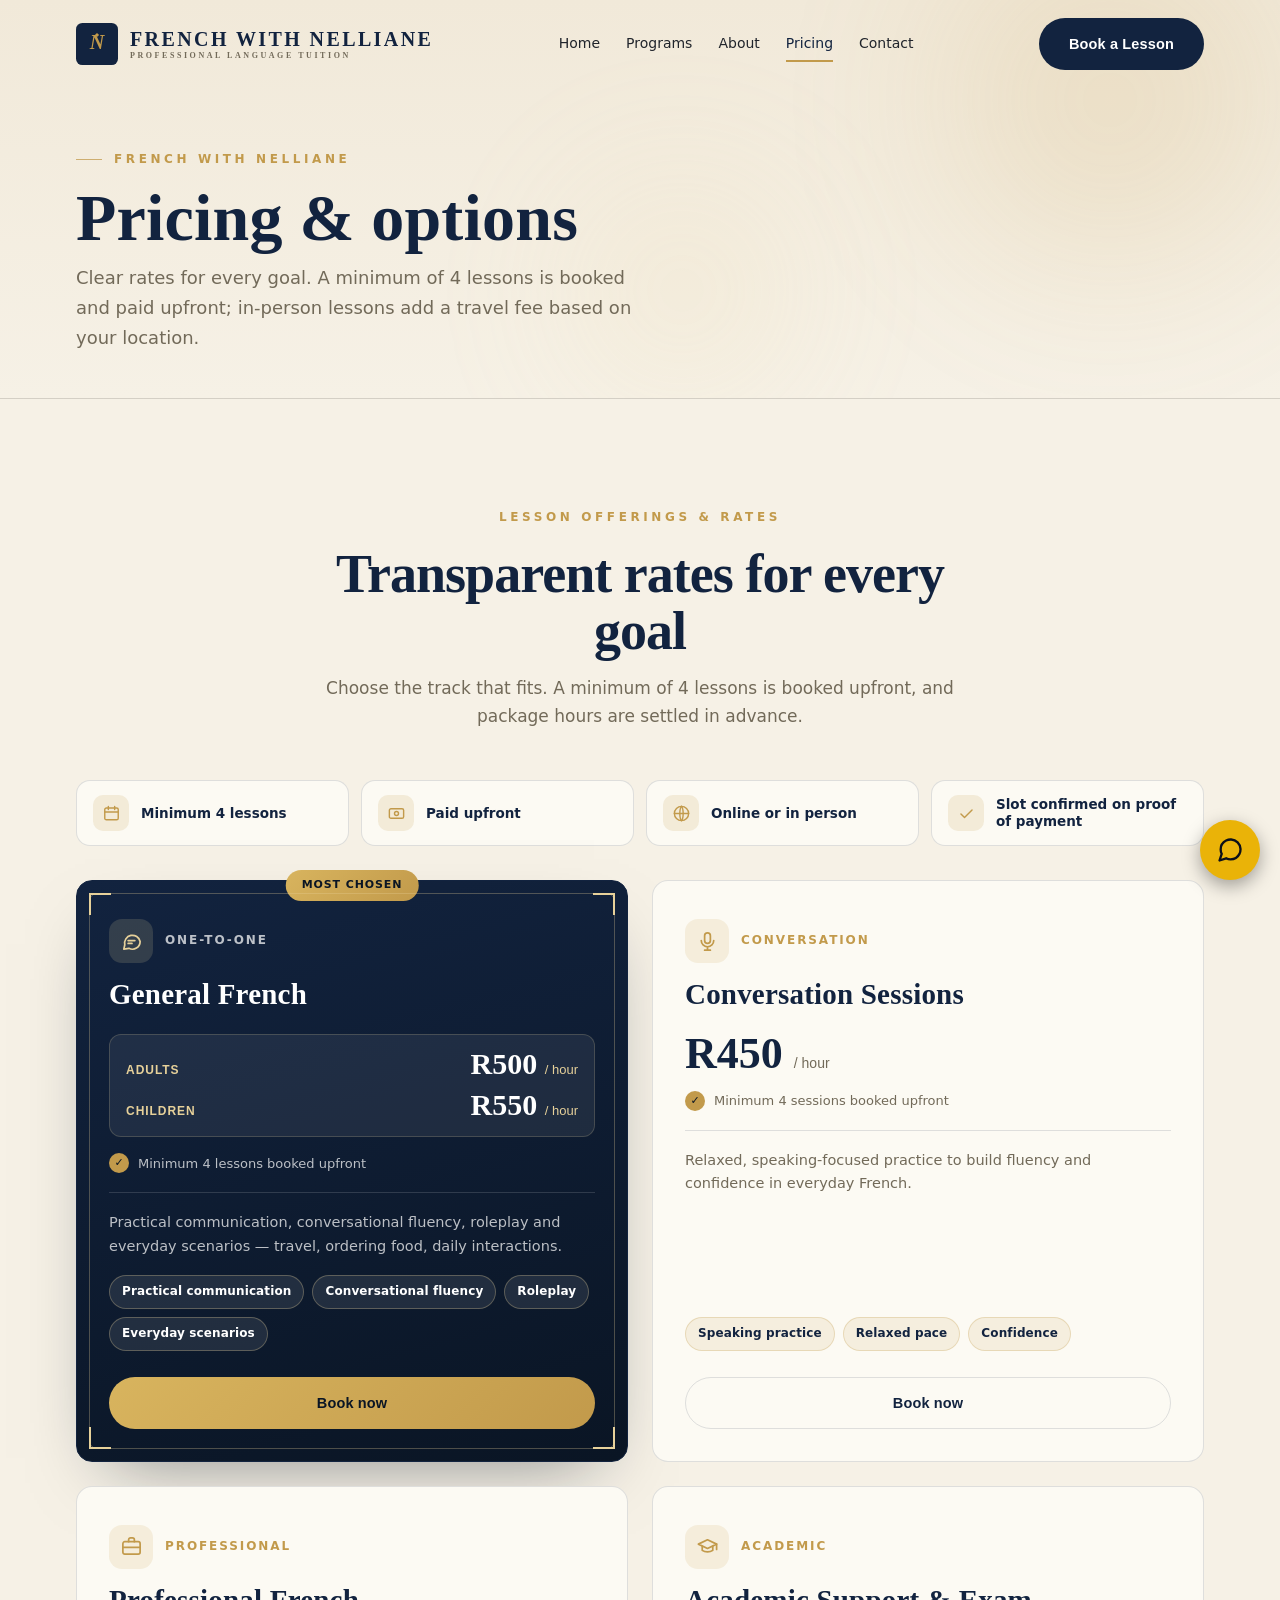
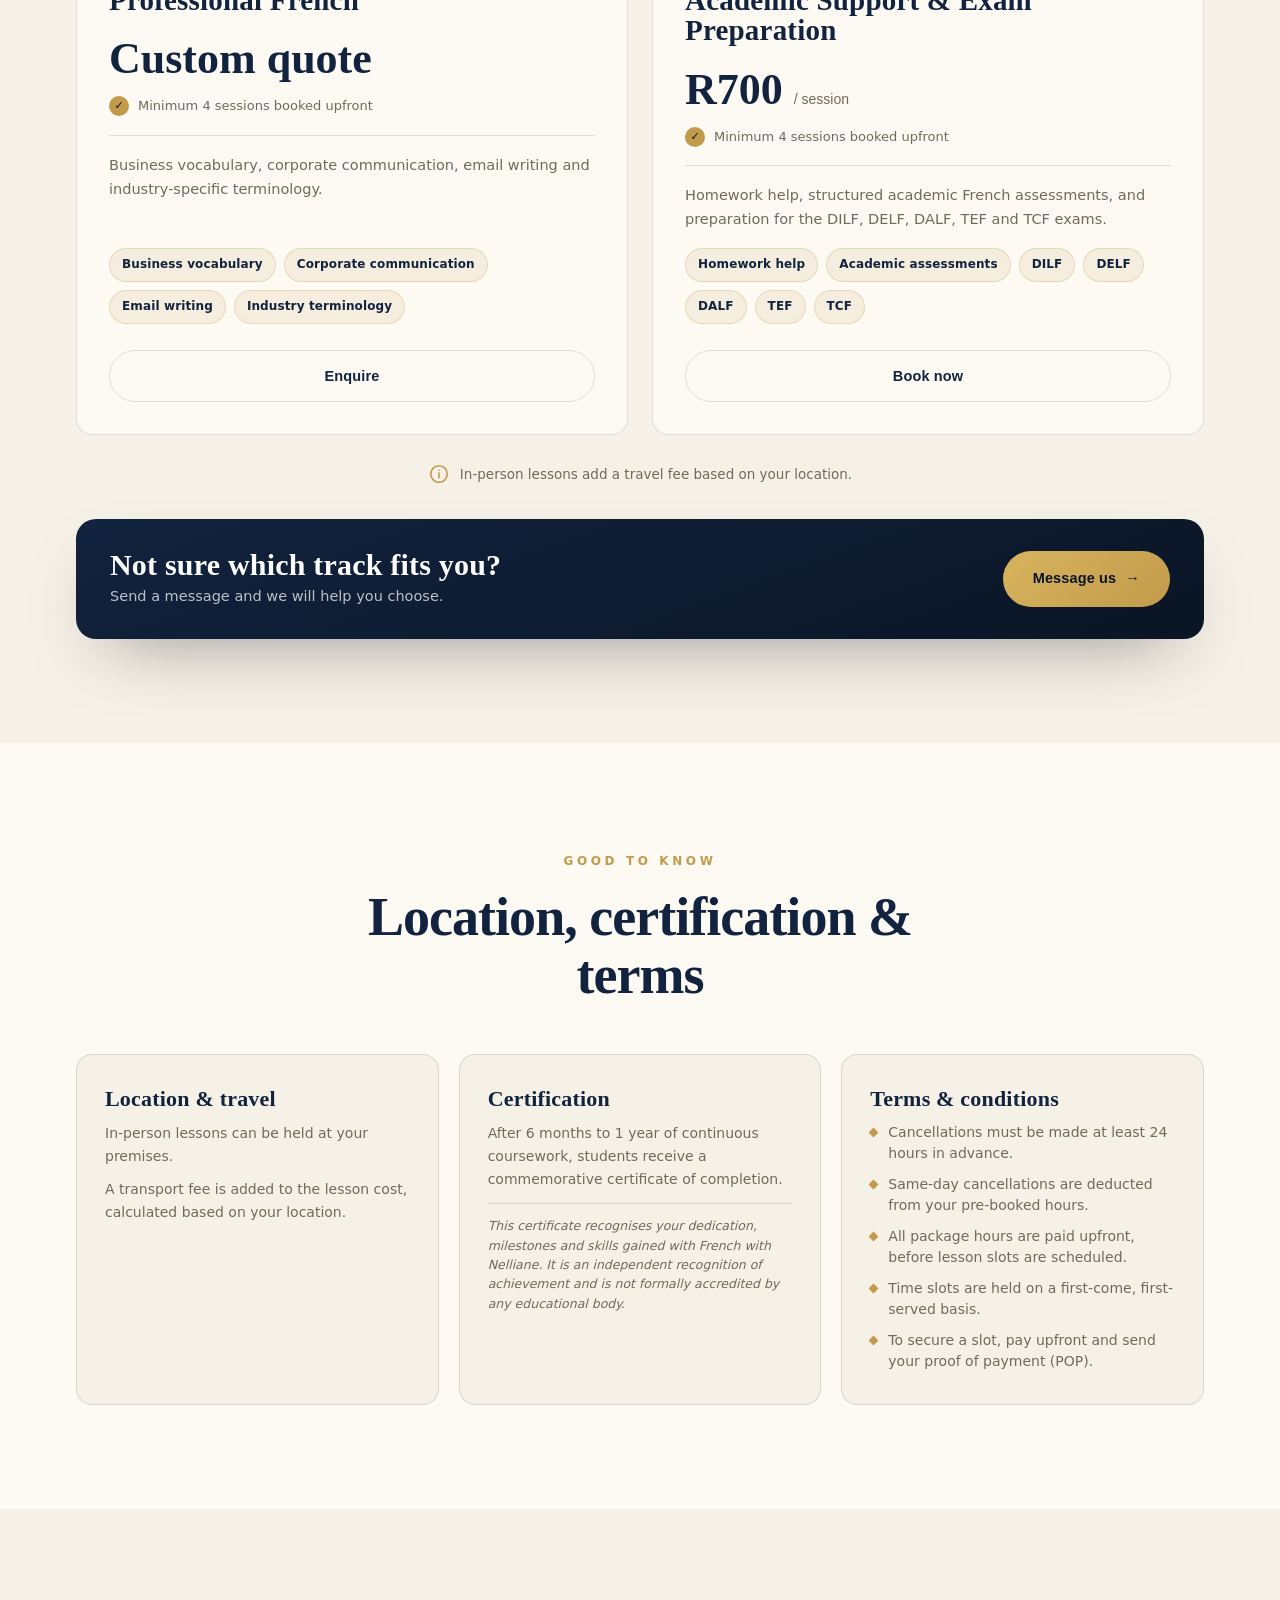
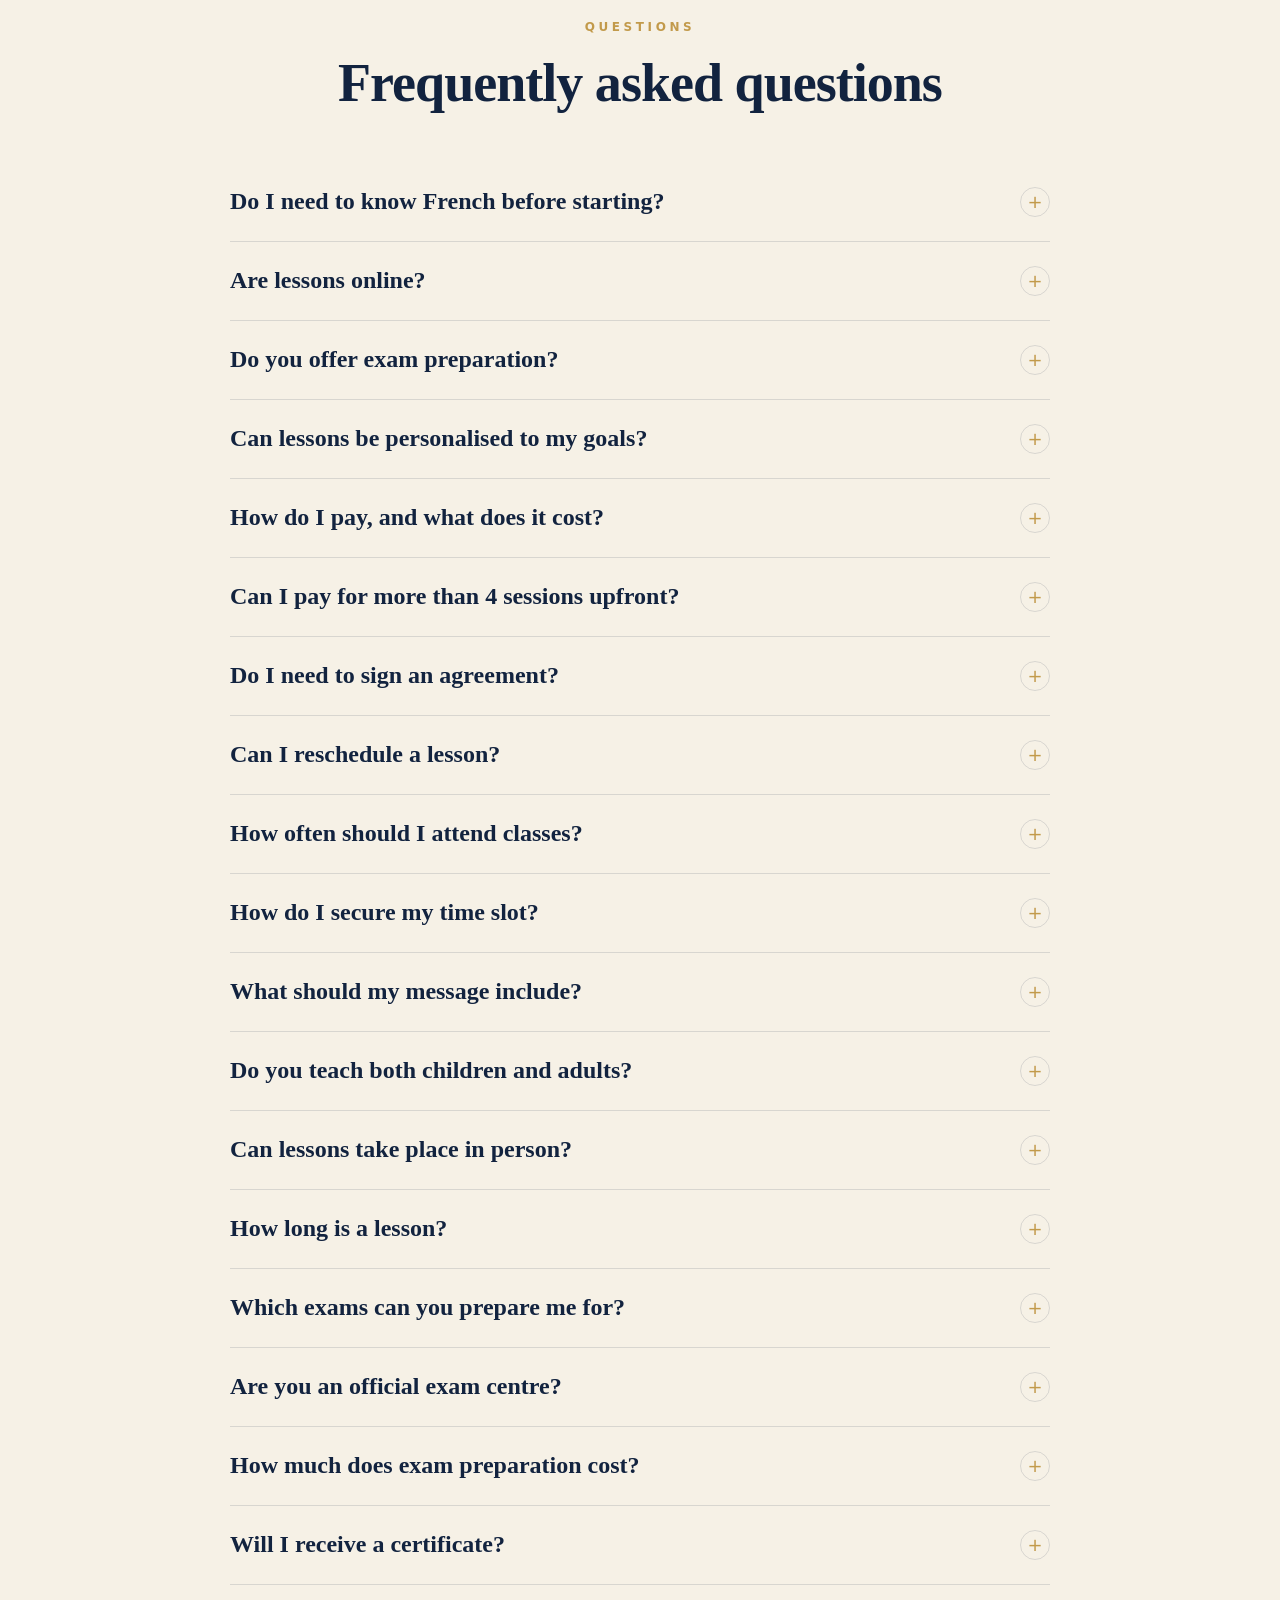
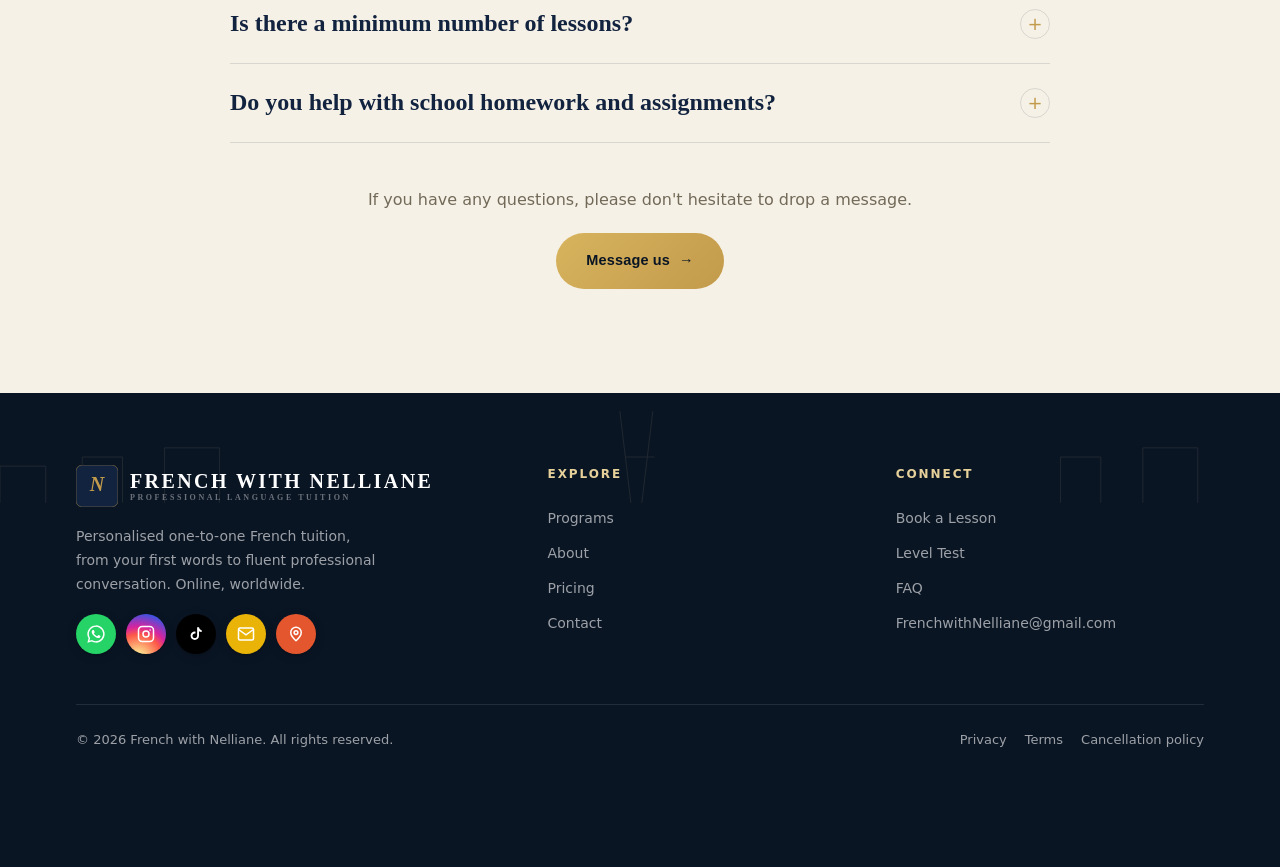
<file: pricing.html>
<!DOCTYPE html><html lang="en"><head><meta charset="UTF-8" /><meta name="viewport" content="width=device-width, initial-scale=1.0, viewport-fit=cover" /><meta name="theme-color" content="#12233F" />
<title>French Lesson Prices in Rand | French with Nelliane</title>
<meta name="description" content="French lesson prices: private lessons R500 per hour, conversation sessions R450 per hour, exam preparation R700 per session. Online or in person." />
<link rel="canonical" href="https://frenchwithnelliane.co.za/pricing.html" />
<meta name="robots" content="index,follow" />
<meta property="og:site_name" content="French with Nelliane" />
<meta property="og:type" content="website" />
<meta property="og:locale" content="en_ZA" />
<meta property="og:url" content="https://frenchwithnelliane.co.za/pricing.html" />
<meta property="og:title" content="French Lesson Prices in Rand | French with Nelliane" />
<meta property="og:description" content="French lesson prices: private lessons R500 per hour, conversation sessions R450 per hour, exam preparation R700 per session. Online or in person." />
<meta property="og:image" content="https://frenchwithnelliane.co.za/og-image.png" />
<meta property="og:image:secure_url" content="https://frenchwithnelliane.co.za/og-image.png" />
<meta property="og:image:type" content="image/png" />
<meta property="og:image:width" content="1200" />
<meta property="og:image:height" content="630" />
<meta property="og:image:alt" content="French with Nelliane — speak French with confidence, online and in person" />
<meta name="twitter:card" content="summary_large_image" />
<meta name="twitter:title" content="French Lesson Prices in Rand | French with Nelliane" />
<meta name="twitter:description" content="French lesson prices: private lessons R500 per hour, conversation sessions R450 per hour, exam preparation R700 per session. Online or in person." />
<meta name="twitter:image" content="https://frenchwithnelliane.co.za/og-image.png" />
<link rel="icon" href="data:image/svg+xml,%3Csvg xmlns='http://www.w3.org/2000/svg' viewBox='0 0 100 100'%3E%3Crect width='100' height='100' rx='16' fill='%2312233F'/%3E%3Ctext x='50' y='63' font-family='Georgia,serif' font-size='54' font-style='italic' font-weight='700' fill='%23C29A4B' text-anchor='middle'%3EN%3C/text%3E%3C/svg%3E" />
<link rel="icon" type="image/png" sizes="512x512" href="https://frenchwithnelliane.co.za/icon-512.png" />
<link rel="apple-touch-icon" href="https://frenchwithnelliane.co.za/icon-512.png" />
<link rel="preconnect" href="https://fonts.googleapis.com" /><link rel="preconnect" href="https://fonts.gstatic.com" crossorigin />
<link rel="preload" as="style" href="https://fonts.googleapis.com/css2?family=Cormorant+Garamond:ital,wght@0,400;0,500;0,600;0,700;1,400;1,500;1,600&family=Inter:wght@300;400;500;600;700&family=JetBrains+Mono:wght@400;500;600&display=swap" rel="stylesheet" />
<script type="application/ld+json">{"@context":"https://schema.org","@graph":[{"@type":["ProfessionalService","EducationalOrganization"],"@id":"https://frenchwithnelliane.co.za/#organization","name":"French with Nelliane","description":"Private French lessons for adults and children — general, conversation, professional and academic French, plus DILF, DELF, DALF, TEF and TCF exam preparation. Online across South Africa and worldwide, or in person in Edenvale, Johannesburg.","url":"https://frenchwithnelliane.co.za/","image":"https://frenchwithnelliane.co.za/og-image.png","logo":"https://frenchwithnelliane.co.za/icon-512.png","email":"FrenchwithNelliane@gmail.com","telephone":"+27691783734","priceRange":"R450-R700","knowsLanguage":["fr","en"],"areaServed":[{"@type":"Country","name":"South Africa"},"Online worldwide","Edenvale","Johannesburg"],"address":{"@type":"PostalAddress","streetAddress":"99 Voortrekker Ave","addressLocality":"Edenvale","postalCode":"1609","addressCountry":"ZA"},"sameAs":["https://www.superprof.co.za/ir/24393397-1c1fbb","https://www.facebook.com/profile.php?id=61592741991065","https://www.instagram.com/frenchwithnelliane","https://www.tiktok.com/@frenchwithnelliane"],"hasOfferCatalog":{"@type":"OfferCatalog","name":"French lessons","itemListElement":[{"@type":"Offer","itemOffered":{"@type":"Service","name":"General French (private lessons)","description":"Private one-to-one French lessons for adults and children.","provider":{"@id":"https://frenchwithnelliane.co.za/#organization"}},"price":500,"priceCurrency":"ZAR","priceSpecification":{"@type":"UnitPriceSpecification","price":500,"priceCurrency":"ZAR","unitText":"hour","unitCode":"HUR"}},{"@type":"Offer","itemOffered":{"@type":"Service","name":"Conversation sessions","description":"Relaxed, speaking-focused French practice.","provider":{"@id":"https://frenchwithnelliane.co.za/#organization"}},"price":450,"priceCurrency":"ZAR","priceSpecification":{"@type":"UnitPriceSpecification","price":450,"priceCurrency":"ZAR","unitText":"hour","unitCode":"HUR"}},{"@type":"Offer","itemOffered":{"@type":"Service","name":"Professional French","description":"Business vocabulary, corporate communication and industry-specific French. Custom quote.","provider":{"@id":"https://frenchwithnelliane.co.za/#organization"}}},{"@type":"Offer","itemOffered":{"@type":"Service","name":"Academic support","description":"Homework help, tests and structured academic French assessments for school and Matric students.","provider":{"@id":"https://frenchwithnelliane.co.za/#organization"}},"price":700,"priceCurrency":"ZAR","priceSpecification":{"@type":"UnitPriceSpecification","price":700,"priceCurrency":"ZAR","unitText":"session"}},{"@type":"Offer","itemOffered":{"@type":"Service","name":"Exam preparation (DILF, DELF, DALF, TEF, TCF)","description":"Targeted preparation for the official French language exams.","provider":{"@id":"https://frenchwithnelliane.co.za/#organization"}},"price":700,"priceCurrency":"ZAR","priceSpecification":{"@type":"UnitPriceSpecification","price":700,"priceCurrency":"ZAR","unitText":"session"}}]}},{"@type":"WebPage","@id":"https://frenchwithnelliane.co.za/pricing.html#webpage","url":"https://frenchwithnelliane.co.za/pricing.html","name":"French Lesson Prices in Rand | French with Nelliane","description":"French lesson prices: private lessons R500 per hour, conversation sessions R450 per hour, exam preparation R700 per session. Online or in person.","isPartOf":{"@id":"https://frenchwithnelliane.co.za/#website"},"about":{"@id":"https://frenchwithnelliane.co.za/#organization"},"breadcrumb":{"@id":"https://frenchwithnelliane.co.za/pricing.html#breadcrumb"}},{"@type":"BreadcrumbList","@id":"https://frenchwithnelliane.co.za/pricing.html#breadcrumb","itemListElement":[{"@type":"ListItem","position":1,"name":"Home","item":"https://frenchwithnelliane.co.za/"},{"@type":"ListItem","position":2,"name":"Pricing","item":"https://frenchwithnelliane.co.za/pricing.html"}]},{"@type":"WebSite","@id":"https://frenchwithnelliane.co.za/#website","url":"https://frenchwithnelliane.co.za/","name":"French with Nelliane","inLanguage":"en","publisher":{"@id":"https://frenchwithnelliane.co.za/#organization"}},{"@type":"FAQPage","@id":"https://frenchwithnelliane.co.za/pricing.html#faq","mainEntity":[{"@type":"Question","name":"Do I need to know French before starting?","acceptedAnswer":{"@type":"Answer","text":"Not at all. Lessons can start from complete beginner level and build up at your own pace."}},{"@type":"Question","name":"Are lessons online?","acceptedAnswer":{"@type":"Answer","text":"Yes — lessons are delivered online by video, so you can learn from anywhere in the world."}},{"@type":"Question","name":"Do you offer exam preparation?","acceptedAnswer":{"@type":"Answer","text":"Yes. Structured, targeted preparation for the official French exams — DILF, DELF, DALF, TEF and TCF — at R700 per session."}},{"@type":"Question","name":"Can lessons be personalised to my goals?","acceptedAnswer":{"@type":"Answer","text":"Every lesson is adapted to your level, objectives and learning pace — that's the whole approach."}},{"@type":"Question","name":"How do I pay, and what does it cost?","acceptedAnswer":{"@type":"Answer","text":"General French is R500 per hour for adults and children; Conversation sessions are R450 per hour; Academic Support and exam preparation (DILF, DELF, DALF, TEF, TCF) are R700 per session; Professional French is a custom quote. A minimum of 4 lessons is booked and paid upfront."}},{"@type":"Question","name":"Can I pay for more than 4 sessions upfront?","acceptedAnswer":{"@type":"Answer","text":"Yes. The minimum is 4 sessions, paid upfront. When you book, you can choose to pay for 8 sessions in one go instead."}},{"@type":"Question","name":"Do I need to sign an agreement?","acceptedAnswer":{"@type":"Answer","text":"Yes. After you book, you receive a PDF with the amount to pay and the steps to follow, plus a Service Agreement to fill in and sign. Send it back with your proof of payment."}},{"@type":"Question","name":"Can I reschedule a lesson?","acceptedAnswer":{"@type":"Answer","text":"Yes, as long as it is at least 24 hours in advance. Same-day cancellations are deducted from your pre-booked hours. No refunds or makeup lessons are given for late cancellations."}},{"@type":"Question","name":"How often should I attend classes?","acceptedAnswer":{"@type":"Answer","text":"For beginners — children or adults — I recommend attending 3 times a week. If you already speak some French and want to improve your pronunciation and speaking so you sound more natural and native, twice a week works well."}},{"@type":"Question","name":"How do I secure my time slot?","acceptedAnswer":{"@type":"Answer","text":"Time slots work on a first-come, first-served basis. To hold your slot, payment is made upfront and you send your proof of payment (POP). Once it is received, your slot is confirmed."}},{"@type":"Question","name":"What should my message include?","acceptedAnswer":{"@type":"Answer","text":"Most details are already here on the site, so a message is really just to confirm your preferred time slots. Send your chosen days and times, and we will take it from there."}},{"@type":"Question","name":"Do you teach both children and adults?","acceptedAnswer":{"@type":"Answer","text":"Yes. I teach children — including school and Matric support for Grades 4 to 12 — as well as adults, from complete beginner (A1) through to advanced (C2)."}},{"@type":"Question","name":"Can lessons take place in person?","acceptedAnswer":{"@type":"Answer","text":"Yes — lessons can be online worldwide, or in person at your premises. In-person lessons add a travel fee, calculated based on your location."}},{"@type":"Question","name":"How long is a lesson?","acceptedAnswer":{"@type":"Answer","text":"Lessons are 60 minutes long."}},{"@type":"Question","name":"Which exams can you prepare me for?","acceptedAnswer":{"@type":"Answer","text":"DILF (the entry-level diploma, A1.1), DELF (A1 to B2), DALF (C1 to C2), TEF and TCF, plus school assessments and Matric-level French."}},{"@type":"Question","name":"Are you an official exam centre?","acceptedAnswer":{"@type":"Answer","text":"No. French with Nelliane is an independent tutoring service, not an official examination centre. Nelliane prepares you for the official exams, which you sit at an accredited centre such as Alliance Française."}},{"@type":"Question","name":"How much does exam preparation cost?","acceptedAnswer":{"@type":"Answer","text":"Exam preparation (DILF, DELF, DALF, TEF, TCF) is R700 per session. All lesson prices are on the Pricing page."}},{"@type":"Question","name":"Will I receive a certificate?","acceptedAnswer":{"@type":"Answer","text":"After 6 months to 1 year of continuous coursework, you receive a commemorative certificate of completion. It recognises your dedication and progress, and is an independent recognition — not formally accredited by any educational body."}},{"@type":"Question","name":"Is there a minimum number of lessons?","acceptedAnswer":{"@type":"Answer","text":"Yes — a minimum of 4 lessons is booked upfront. This gives enough continuity to settle in and make real, measurable progress."}},{"@type":"Question","name":"Do you help with school homework and assignments?","acceptedAnswer":{"@type":"Answer","text":"Yes — academic support covers homework, tests, exam preparation and structured academic assessments for school and Matric students."}}]}]}</script>
<style>
  :root{
    --encre:#12233F;--nuit:#0A1524;--or:#C29A4B;--or-clair:#E7D19A;--or-vif:#D8B45E;
    --ivoire:#F6F1E6;--ivoire-2:#F1E9D9;--papier:#FCFAF3;--charbon:#20242B;--muet:#726A59;
    --ligne:rgba(18,35,63,.13);--ombre:0 30px 70px -34px rgba(10,21,36,.5);--ombre-sm:0 12px 30px -16px rgba(10,21,36,.35);
    --r:16px;--max:1180px;--ease:cubic-bezier(.22,.61,.36,1);--nav-h:76px;
  }
  *{box-sizing:border-box;margin:0;padding:0}
  html{scroll-behavior:smooth;-webkit-text-size-adjust:100%}
  body{font-family:'Inter',system-ui,sans-serif;background:var(--ivoire);color:var(--charbon);line-height:1.65;-webkit-font-smoothing:antialiased;overflow-x:hidden}
  h1,h2,h3,.serif{font-family:'Cormorant Garamond',Georgia,serif;font-weight:600;line-height:1.06;letter-spacing:.2px}
  .mono{font-family:'JetBrains Mono',ui-monospace,monospace}
  a{color:inherit;text-decoration:none;-webkit-tap-highlight-color:transparent}
  img{max-width:100%;display:block}
  button{-webkit-tap-highlight-color:transparent}
  ::selection{background:var(--or);color:#fff}
  :focus-visible{outline:2px solid var(--or);outline-offset:3px;border-radius:6px}
  .wrap{max-width:var(--max);margin:0 auto;padding:0 26px}
  .eyebrow{font-size:12px;letter-spacing:.3em;text-transform:uppercase;font-weight:600;color:var(--or);display:inline-flex;align-items:center;gap:12px}
  .eyebrow::before{content:"";width:26px;height:1px;background:var(--or);opacity:.75}
  .eyebrow.center::before{display:none}
  .fleuron{display:inline-block;width:7px;height:7px;background:var(--or);transform:rotate(45deg);flex:none}
  .rule{display:flex;align-items:center;justify-content:center;gap:14px;color:var(--or)}
  .rule::before,.rule::after{content:"";height:1px;width:56px;background:var(--or);opacity:.5}

  .btn{position:relative;display:inline-flex;align-items:center;gap:9px;cursor:pointer;border:none;overflow:hidden;font-family:'Inter',sans-serif;font-size:14.5px;font-weight:600;letter-spacing:.01em;padding:16px 30px;border-radius:100px;transition:transform .35s var(--ease),box-shadow .35s var(--ease),background .3s;min-height:52px;justify-content:center}
  .btn>*{position:relative;z-index:1}
  .btn::after{content:"";position:absolute;inset:0;background:linear-gradient(120deg,transparent 30%,rgba(255,255,255,.35) 50%,transparent 70%);transform:translateX(-120%);transition:transform .7s var(--ease);z-index:0}
  .btn:hover::after{transform:translateX(120%)}
  .btn:disabled{opacity:.45;cursor:not-allowed}
  .btn-gold{background:linear-gradient(135deg,var(--or-vif),var(--or));color:var(--nuit)}
  .btn-gold:hover{transform:translateY(-3px);box-shadow:0 18px 40px -14px rgba(194,154,75,.75)}
  .btn-ink{background:var(--encre);color:#fff}
  .btn-ink:hover{background:var(--nuit);transform:translateY(-3px);box-shadow:var(--ombre-sm)}
  .btn-ghost{background:transparent;color:var(--encre);border:1.5px solid var(--ligne)}
  .btn-ghost:hover{border-color:var(--encre);background:rgba(18,35,63,.04);transform:translateY(-2px)}
  .arrow{transition:transform .3s var(--ease)}
  .btn:hover .arrow{transform:translateX(4px)}

  #loader{position:fixed;inset:0;z-index:2000;background:var(--nuit);display:flex;flex-direction:column;align-items:center;justify-content:center;gap:22px;transition:opacity .7s var(--ease),visibility .7s}
  #loader.done{opacity:0;visibility:hidden}
  #loader .lmark{width:88px;height:88px}
  #loader .lmark rect.box{stroke-dasharray:360;stroke-dashoffset:360;animation:draw 1.1s var(--ease) forwards}
  #loader .lname{font-family:'Cormorant Garamond',serif;color:#fff;font-size:22px;letter-spacing:.24em;text-transform:uppercase;opacity:0;animation:fadeUp .7s var(--ease) .5s forwards}
  #loader .lsub{font-size:10px;letter-spacing:.34em;text-transform:uppercase;color:var(--or-clair);opacity:0;animation:fadeUp .7s var(--ease) .7s forwards}
  @keyframes draw{to{stroke-dashoffset:0}}
  @keyframes fadeUp{from{opacity:0;transform:translateY(10px)}to{opacity:1;transform:none}}

  #progress{position:fixed;top:0;left:0;height:3px;width:0;background:linear-gradient(90deg,var(--or),var(--or-clair));z-index:1500;transition:width .1s linear}

  header{position:fixed;top:0;left:0;right:0;z-index:900;transition:.4s var(--ease)}
  .nav{display:flex;align-items:center;justify-content:space-between;padding:18px 26px;max-width:var(--max);margin:0 auto;transition:.4s var(--ease)}
  header.scrolled{background:rgba(246,241,230,.82);backdrop-filter:blur(16px) saturate(1.1);border-bottom:1px solid var(--ligne);box-shadow:0 6px 24px -18px rgba(10,21,36,.5)}
  header.scrolled .nav{padding:11px 26px}
  .brand{display:flex;align-items:center;gap:12px}
  .brand .mark{width:42px;height:42px;flex:none;transition:transform .5s var(--ease)}
  .brand:hover .mark{transform:rotate(-6deg)}
  .brand .name{font-family:'Cormorant Garamond',serif;font-weight:600;font-size:20px;letter-spacing:.12em;color:var(--encre);text-transform:uppercase;line-height:1}
  .brand .name small{display:block;font-family:'Inter';font-size:8px;letter-spacing:.32em;color:var(--muet);font-weight:600;margin-top:3px}
  .nav-links{display:flex;align-items:center;gap:26px}
  .nav-links a{font-size:14px;font-weight:500;color:var(--charbon);position:relative;padding:6px 0;transition:color .25s}
  .nav-links a::after{content:"";position:absolute;left:0;bottom:0;width:0;height:1.5px;background:var(--or);transition:width .3s var(--ease)}
  .nav-links a:hover{color:var(--encre)}
  .nav-links a:hover::after,.nav-links a.active::after{width:100%}
  .nav-links a.active{color:var(--encre)}
  .nav-right{display:flex;align-items:center;gap:16px}
  .lang{display:flex;align-items:center;font-size:12px;font-weight:600;letter-spacing:.06em;border:1px solid var(--ligne);border-radius:100px;overflow:hidden}
  .lang button{padding:8px 13px;background:none;border:none;cursor:pointer;color:var(--muet);font-weight:600;font-family:inherit;transition:.25s;min-height:36px}
  .lang button.on{background:var(--encre);color:#fff}
  .burger{display:none;flex-direction:column;gap:5px;background:none;border:none;cursor:pointer;padding:10px;margin:-10px}
  .burger span{width:24px;height:2px;background:var(--encre);transition:.3s var(--ease);border-radius:2px}
  .burger.open span:nth-child(1){transform:translateY(7px) rotate(45deg)}
  .burger.open span:nth-child(2){opacity:0}
  .burger.open span:nth-child(3){transform:translateY(-7px) rotate(-45deg)}

  .mobile-menu{position:fixed;inset:0;z-index:899;background:var(--ivoire);display:flex;flex-direction:column;justify-content:center;gap:4px;padding:0 34px;transform:translateX(100%);transition:transform .5s var(--ease)}
  .mobile-menu.open{transform:translateX(0)}
  .mobile-menu a{font-family:'Cormorant Garamond',serif;font-size:clamp(28px,8vw,40px);font-weight:600;color:var(--encre);padding:7px 0;opacity:0;transform:translateX(30px);transition:.5s var(--ease)}
  .mobile-menu.open a{opacity:1;transform:none}
  .mobile-menu.open a:nth-child(1){transition-delay:.08s}.mobile-menu.open a:nth-child(2){transition-delay:.13s}.mobile-menu.open a:nth-child(3){transition-delay:.18s}.mobile-menu.open a:nth-child(4){transition-delay:.23s}.mobile-menu.open a:nth-child(5){transition-delay:.28s}.mobile-menu.open a:nth-child(6){transition-delay:.33s}.mobile-menu.open a:nth-child(7){transition-delay:.38s}
  .mobile-menu .mm-foot{margin-top:26px;display:flex;gap:12px;flex-wrap:wrap;opacity:0;transition:.5s var(--ease) .44s}
  .mobile-menu.open .mm-foot{opacity:1}
  .mobile-menu .mm-lang{display:flex;gap:8px;margin-top:18px}
  .mobile-menu .mm-lang button{padding:8px 16px;border:1px solid var(--ligne);border-radius:100px;background:none;font-weight:600;color:var(--muet);cursor:pointer}
  .mobile-menu .mm-lang button.on{background:var(--encre);color:#fff;border-color:var(--encre)}

  .hero{position:relative;padding:calc(var(--nav-h) + 74px) 0 96px;overflow:hidden}
  .aurora{position:absolute;inset:0;z-index:0;overflow:hidden;pointer-events:none}
  .aurora span{position:absolute;border-radius:50%;filter:blur(70px);opacity:.5;animation:float 18s ease-in-out infinite}
  .aurora .a1{width:520px;height:520px;background:radial-gradient(circle,rgba(194,154,75,.5),transparent 70%);top:-160px;right:-90px}
  .aurora .a2{width:460px;height:460px;background:radial-gradient(circle,rgba(18,35,63,.4),transparent 70%);bottom:-160px;left:-80px;animation-delay:-6s}
  .aurora .a3{width:340px;height:340px;background:radial-gradient(circle,rgba(231,209,154,.45),transparent 70%);top:30%;left:40%;animation-delay:-12s}
  @keyframes float{0%,100%{transform:translate(0,0) scale(1)}33%{transform:translate(40px,-30px) scale(1.08)}66%{transform:translate(-30px,20px) scale(.95)}}
  .hero-line{position:absolute;inset:0;z-index:0;opacity:.4;pointer-events:none}
  .hero-line svg{position:absolute;bottom:0;width:100%;height:auto}
  .hero .wrap{position:relative;z-index:2}
  .hero-grid{display:grid;grid-template-columns:1.12fr .88fr;gap:56px;align-items:center}
  .hero h1{font-size:clamp(46px,7.4vw,92px);color:var(--encre);margin:22px 0 6px}
  .hero h1 .word{display:inline-block;opacity:0;transform:translateY(24px);animation:wordUp .7s var(--ease) forwards}
  @keyframes wordUp{to{opacity:1;transform:none}}
  .hero h1 .swap-wrap{display:block;color:var(--or);font-style:italic;font-weight:500;min-height:1.08em;transition:opacity .3s ease}
  .hero p.lead{font-size:clamp(16px,2.1vw,19px);color:var(--muet);max-width:520px;margin:22px 0 34px}
  .hero-cta{display:flex;gap:14px;flex-wrap:wrap}
  .hero-tags{display:flex;flex-wrap:wrap;gap:10px 18px;margin-top:38px;align-items:center;font-size:13px;letter-spacing:.03em;color:var(--muet)}
  .hero-tags .fleuron{opacity:.7}

  .phrase-card{position:relative;background:linear-gradient(160deg,var(--encre),var(--nuit));color:#fff;border-radius:22px;padding:36px 34px;box-shadow:var(--ombre);overflow:hidden;transition:transform .4s var(--ease)}
  .phrase-card::before{content:"«";position:absolute;top:-40px;right:6px;font-family:'Cormorant Garamond',serif;font-size:210px;color:rgba(231,209,154,.08);line-height:1}
  .phrase-card::after{content:"";position:absolute;inset:0;border-radius:22px;padding:1px;background:linear-gradient(160deg,rgba(231,209,154,.45),transparent 60%);-webkit-mask:linear-gradient(#000 0 0) content-box,linear-gradient(#000 0 0);-webkit-mask-composite:xor;mask-composite:exclude;pointer-events:none}
  .phrase-card .lbl{font-size:11px;letter-spacing:.26em;text-transform:uppercase;color:var(--or-clair);font-weight:600}
  .phrase-card .fr{font-family:'Cormorant Garamond',serif;font-size:clamp(28px,4vw,35px);font-weight:500;font-style:italic;margin:16px 0 6px;color:#fff;transition:opacity .25s}
  .phrase-card .en{font-size:14px;color:rgba(255,255,255,.6);transition:opacity .25s}
  .phrase-card .note{margin-top:22px;padding-top:20px;border-top:1px solid rgba(255,255,255,.13);font-size:13px;color:rgba(255,255,255,.78);display:flex;gap:8px;flex-wrap:wrap}
  .phrase-card .note b{color:var(--or-clair);font-weight:600}
  .phrase-dots{display:flex;gap:6px;margin-top:20px}
  .phrase-dots span{width:6px;height:6px;border-radius:50%;background:rgba(255,255,255,.25);transition:.3s}
  .phrase-dots span.on{background:var(--or-vif);width:20px;border-radius:3px}

  .marquee{background:var(--encre);color:#fff;padding:20px 0;overflow:hidden;position:relative}
  .marquee-track{display:flex;gap:44px;width:max-content;animation:scroll 34s linear infinite}
  .marquee:hover .marquee-track{animation-play-state:paused}
  .marquee-track span{font-family:'Cormorant Garamond',serif;font-size:24px;font-style:italic;color:rgba(255,255,255,.9);display:flex;align-items:center;gap:44px;white-space:nowrap}
  .marquee-track .fleuron{background:var(--or-vif)}
  @keyframes scroll{to{transform:translateX(-50%)}}

  .sec{padding:104px 0}
  .sec-head{max-width:640px;margin-bottom:50px}
  .sec-head.center{margin:0 auto 50px;text-align:center}
  .sec-head h2{font-size:clamp(36px,5vw,54px);color:var(--encre);margin:16px 0 14px}
  .sec-head p{font-size:clamp(15px,2vw,17px);color:var(--muet)}

  /* Programs banner (French visual) */
  .prog-banner{position:relative;border-radius:20px;overflow:hidden;margin-bottom:34px;box-shadow:var(--ombre-sm);aspect-ratio:1180/300;background:#0A1524}
  .prog-banner .banner-bg{position:absolute;inset:0;z-index:1;background-size:cover;background-position:center}
  .prog-banner .banner-fallback{position:absolute;inset:0;z-index:0}
  .prog-banner .banner-fallback svg{width:100%;height:100%;display:block}
  .prog-banner .scrim{position:absolute;inset:0;z-index:2;background:linear-gradient(90deg,rgba(10,21,36,.92),rgba(10,21,36,.45) 50%,rgba(10,21,36,.12))}
  .prog-banner .cap{position:absolute;left:28px;bottom:22px;color:#fff;z-index:2}
  .prog-banner .cap b{font-family:'Cormorant Garamond',serif;font-style:italic;font-size:clamp(26px,4vw,40px);font-weight:600;display:block;line-height:1}
  .prog-banner .cap span{font-size:12px;letter-spacing:.24em;text-transform:uppercase;color:var(--or-clair)}

  .prog-grid{display:grid;grid-template-columns:repeat(3,1fr);gap:20px}
  .prog{position:relative;background:var(--papier);border:1px solid var(--ligne);border-radius:var(--r);padding:34px 30px;transition:.45s var(--ease);overflow:hidden;isolation:isolate}
  .prog::before{content:"";position:absolute;inset:0;border-radius:var(--r);padding:1.5px;background:linear-gradient(135deg,var(--or-vif),transparent 55%);opacity:0;transition:opacity .4s;-webkit-mask:linear-gradient(#000 0 0) content-box,linear-gradient(#000 0 0);-webkit-mask-composite:xor;mask-composite:exclude;z-index:-1}
  .prog:hover{transform:translateY(-8px);box-shadow:var(--ombre);border-color:transparent}
  .prog:hover::before{opacity:1}
  .prog .ico{width:52px;height:52px;border-radius:13px;background:linear-gradient(140deg,rgba(18,35,63,.07),rgba(194,154,75,.1));display:flex;align-items:center;justify-content:center;font-size:24px;margin-bottom:20px;transition:transform .4s var(--ease)}
  .prog:hover .ico{transform:scale(1.1) rotate(-4deg)}
  .prog h3{font-size:26px;color:var(--encre);margin-bottom:8px}
  .prog p{font-size:14.5px;color:var(--muet);margin-bottom:18px}
  .prog .level{font-size:12px;font-weight:600;letter-spacing:.1em;color:var(--or);padding:6px 13px;border:1px solid rgba(194,154,75,.4);border-radius:100px;display:inline-block}

  /* Who is this for */
  .who{background:var(--papier)}
  .who-grid{display:grid;grid-template-columns:repeat(4,1fr);gap:18px}
  .whoc{background:var(--ivoire);border:1px solid var(--ligne);border-radius:var(--r);padding:30px 26px;transition:.35s var(--ease)}
  .whoc:hover{transform:translateY(-6px);box-shadow:var(--ombre);background:#fff}
  .whoc .ico{font-size:30px;margin-bottom:14px}
  .whoc h3{font-size:23px;color:var(--encre);margin-bottom:6px}
  .whoc p{font-size:14px;color:var(--muet)}

  /* Level test */
  .test{background:linear-gradient(165deg,var(--encre),var(--nuit));color:#fff;position:relative;overflow:hidden}
  .test::before{content:"";position:absolute;width:500px;height:500px;background:radial-gradient(circle,rgba(194,154,75,.16),transparent 70%);top:-160px;left:-120px;filter:blur(40px)}
  .test .wrap{position:relative;z-index:2}
  .test .sec-head h2{color:#fff}.test .sec-head p{color:rgba(255,255,255,.7)}
  .test .eyebrow{color:var(--or-clair)}.test .eyebrow::before{background:var(--or-clair)}
  .test-card{background:var(--papier);color:var(--charbon);border-radius:22px;max-width:720px;margin:0 auto;padding:46px;box-shadow:var(--ombre)}
  .test-progress{height:5px;background:rgba(18,35,63,.1);border-radius:5px;overflow:hidden;margin-bottom:8px}
  .test-progress i{display:block;height:100%;background:linear-gradient(90deg,var(--or),var(--or-clair));width:0;transition:width .5s var(--ease)}
  .test-meta{display:flex;justify-content:space-between;font-size:12px;letter-spacing:.08em;color:var(--muet);margin-bottom:24px;font-weight:600;text-transform:uppercase}
  .q-text{font-family:'Cormorant Garamond',serif;font-size:clamp(23px,4vw,30px);color:var(--encre);margin-bottom:6px;line-height:1.22}
  .q-hint{font-size:13px;color:var(--muet);margin-bottom:22px}
  .options{display:grid;gap:11px}
  .opt{text-align:left;background:#fff;border:1.5px solid var(--ligne);border-radius:12px;padding:16px 20px;font-family:inherit;font-size:16px;cursor:pointer;transition:.2s var(--ease);color:var(--charbon);display:flex;align-items:center;gap:14px;min-height:56px}
  .opt .k{font-family:'JetBrains Mono',monospace;font-size:13px;font-weight:600;color:var(--or);width:20px}
  .opt:hover{border-color:var(--or)}
  .opt.sel{border-color:var(--encre);background:rgba(18,35,63,.05)}
  .opt.sel .k{color:var(--encre)}
  .test-controls{display:flex;justify-content:space-between;gap:12px;margin-top:24px}
  .test-controls .btn{min-height:48px;padding:13px 24px}
  .step-dots{display:flex;gap:6px;justify-content:center;margin-top:20px}
  .step-dots span{width:7px;height:7px;border-radius:50%;background:rgba(18,35,63,.14);transition:.3s}
  .step-dots span.done{background:var(--or)}
  .step-dots span.cur{background:var(--encre);transform:scale(1.25)}
  .result{text-align:center;display:none}
  .result.show{display:block;animation:fadeUp .6s var(--ease)}
  .result .badge{display:inline-flex;flex-direction:column;align-items:center;justify-content:center;width:118px;height:118px;border-radius:50%;background:linear-gradient(150deg,var(--encre),var(--nuit));color:#fff;margin:0 auto 20px;box-shadow:0 20px 40px -18px rgba(18,35,63,.6)}
  .result .badge .lvl{font-family:'JetBrains Mono',monospace;font-size:38px;font-weight:600;color:var(--or-clair)}
  .result .badge small{font-size:10px;letter-spacing:.2em;text-transform:uppercase;opacity:.7}
  .result h3{font-size:30px;color:var(--encre);margin-bottom:8px}
  .result .rdesc{color:var(--muet);max-width:460px;margin:0 auto 26px}
  .result .bars{max-width:420px;margin:0 auto 24px;text-align:left}
  .rbar{margin-bottom:13px}
  .rbar .top{display:flex;justify-content:space-between;font-size:13px;font-weight:600;margin-bottom:6px}
  .rbar .track{height:8px;background:rgba(18,35,63,.09);border-radius:6px;overflow:hidden}
  .rbar .track i{display:block;height:100%;background:linear-gradient(90deg,var(--or),var(--or-clair));width:0;border-radius:6px;transition:width 1s var(--ease)}
  .rec{background:rgba(18,35,63,.04);border:1px solid var(--ligne);border-radius:14px;padding:18px 22px;max-width:420px;margin:0 auto 22px;text-align:left}
  .rec .rl{font-size:11px;letter-spacing:.16em;text-transform:uppercase;color:var(--or);font-weight:600;margin-bottom:4px}
  .rec .rp{font-family:'Cormorant Garamond',serif;font-size:24px;color:var(--encre);font-weight:600}
  .disclaimer{font-size:12px;color:var(--muet);max-width:440px;margin:16px auto 0;font-style:italic}

  .journey{display:grid;grid-template-columns:repeat(3,1fr);border-top:1px solid var(--ligne);border-left:1px solid var(--ligne)}
  .step{padding:38px 32px;border-right:1px solid var(--ligne);border-bottom:1px solid var(--ligne);transition:.35s var(--ease);position:relative}
  .step::before{content:"";position:absolute;left:0;top:0;width:100%;height:2px;background:var(--or);transform:scaleX(0);transform-origin:left;transition:transform .4s var(--ease)}
  .step:hover{background:var(--papier)}
  .step:hover::before{transform:scaleX(1)}
  .step .num{font-family:'JetBrains Mono',monospace;font-size:13px;color:var(--or);font-weight:600;letter-spacing:.1em}
  .step h3{font-size:26px;color:var(--encre);margin:12px 0 8px}
  .step p{font-size:14.5px;color:var(--muet)}

  .about-grid{display:grid;grid-template-columns:.9fr 1.1fr;gap:56px;align-items:center}
  .portrait{position:relative;aspect-ratio:4/5;border-radius:20px;overflow:hidden;box-shadow:var(--ombre);background:var(--encre)}
  .portrait img{width:100%;height:100%;object-fit:cover;object-position:center 30%}
  .portrait .frame{position:absolute;inset:14px;border:1px solid rgba(231,209,154,.55);border-radius:13px;z-index:2;pointer-events:none}
  .portrait .badge-n{position:absolute;top:20px;left:20px;width:44px;height:44px;border-radius:11px;background:rgba(10,21,36,.55);backdrop-filter:blur(6px);display:flex;align-items:center;justify-content:center;z-index:3}
  .portrait .badge-n span{font-family:'Cormorant Garamond',serif;font-style:italic;font-weight:600;color:var(--or-clair);font-size:24px}
  .about-list{display:grid;grid-template-columns:1fr 1fr;gap:12px 24px;margin:26px 0 30px;list-style:none}
  .about-list li{display:flex;align-items:center;gap:10px;font-size:14.5px;color:var(--charbon)}

  .accent-bg{background:var(--papier)}
  .why-grid{display:grid;grid-template-columns:repeat(3,1fr);gap:20px}
  .whyc{padding:32px 28px;border-radius:var(--r);background:var(--ivoire);border:1px solid var(--ligne);transition:.35s var(--ease)}
  .whyc:hover{transform:translateY(-6px);box-shadow:var(--ombre);background:#fff}
  .whyc .ico{font-size:26px;margin-bottom:14px}
  .whyc h3{font-size:24px;color:var(--encre);margin-bottom:6px}
  .whyc p{font-size:14px;color:var(--muet)}

  .pack-grid{display:grid;grid-template-columns:repeat(2,1fr);gap:20px}
  .pack{position:relative;background:var(--papier);border:1px solid var(--ligne);border-radius:var(--r);padding:36px 30px;display:flex;flex-direction:column;transition:.4s var(--ease)}
  .pack.feature{background:linear-gradient(165deg,var(--encre),var(--nuit));color:#fff;border-color:var(--encre);box-shadow:var(--ombre)}
  .pack.feature .kicker,.pack.feature p{color:rgba(255,255,255,.72)}
  .pack.feature h3{color:#fff}
  .pack:hover{transform:translateY(-8px);box-shadow:var(--ombre)}
  .pack .tag{position:absolute;top:-11px;left:50%;transform:translateX(-50%);background:linear-gradient(135deg,var(--or-vif),var(--or));color:var(--nuit);font-size:11px;font-weight:700;letter-spacing:.08em;text-transform:uppercase;padding:6px 16px;border-radius:100px;white-space:nowrap}
  .pack .kicker{font-size:12px;letter-spacing:.16em;text-transform:uppercase;color:var(--or);font-weight:600}
  .pack h3{font-size:29px;color:var(--encre);margin:10px 0}
  .pack .dur{font-family:'JetBrains Mono',monospace;font-size:13px;color:var(--muet);margin-bottom:14px}
  .pack.feature .dur{color:var(--or-clair)}
  .pack p{font-size:14.5px;color:var(--muet);margin-bottom:24px;flex:1}
  .pack .btn{width:100%}
  .pack-note{text-align:center;font-size:13px;color:var(--muet);margin-top:26px;display:flex;align-items:center;justify-content:center;gap:12px;flex-wrap:wrap}

  .quote-wrap{max-width:760px;margin:0 auto;text-align:center}
  .stars{color:var(--or);letter-spacing:3px;font-size:18px;margin-bottom:20px}
  .quote{font-family:'Cormorant Garamond',serif;font-size:clamp(26px,3.6vw,38px);font-style:italic;color:var(--encre);line-height:1.28;font-weight:500;transition:opacity .2s}
  .quote-by{margin-top:22px;font-size:14px;font-weight:600;letter-spacing:.06em;color:var(--muet)}
  .sample-flag{display:inline-block;margin-top:14px;font-size:11px;letter-spacing:.1em;text-transform:uppercase;color:var(--muet);background:rgba(18,35,63,.05);padding:5px 12px;border-radius:100px}
  .quote-dots{display:flex;gap:8px;justify-content:center;margin-top:30px}
  .quote-dots button{width:8px;height:8px;border-radius:50%;background:rgba(18,35,63,.16);border:none;cursor:pointer;transition:.3s;padding:0}
  .quote-dots button.on{background:var(--or);width:26px;border-radius:4px}

  .faq-wrap{max-width:820px;margin:0 auto}
  .faq{border-bottom:1px solid var(--ligne)}
  .faq button{width:100%;background:none;border:none;cursor:pointer;text-align:left;padding:24px 0;display:flex;justify-content:space-between;align-items:center;gap:20px;font-family:inherit}
  .faq button .qt{font-family:'Cormorant Garamond',serif;font-size:clamp(20px,3vw,24px);font-weight:600;color:var(--encre)}
  .faq button .pm{flex:none;width:30px;height:30px;border-radius:50%;border:1px solid var(--ligne);display:flex;align-items:center;justify-content:center;color:var(--or);transition:.3s var(--ease);font-size:18px}
  .faq.open .pm{transform:rotate(45deg);background:var(--encre);color:#fff;border-color:var(--encre)}
  .faq .ans{max-height:0;overflow:hidden;transition:max-height .4s var(--ease)}
  .faq .ans p{padding:0 0 24px;font-size:15px;color:var(--muet);max-width:660px}

  .contact{background:linear-gradient(165deg,var(--encre),var(--nuit));color:#fff;position:relative;overflow:hidden}
  .contact::before{content:"";position:absolute;width:500px;height:500px;background:radial-gradient(circle,rgba(194,154,75,.14),transparent 70%);bottom:-160px;right:-120px;filter:blur(40px)}
  .contact .wrap{position:relative;z-index:2}
  .contact-grid{display:grid;grid-template-columns:1fr 1fr;gap:54px;align-items:start}
  .contact h2{color:#fff;font-size:clamp(34px,4.8vw,50px)}
  .contact .lead{color:rgba(255,255,255,.72);font-size:17px;margin:16px 0 30px;max-width:420px}
  .contact-methods{display:flex;flex-direction:column;gap:14px}
  .cm{display:flex;align-items:center;gap:16px;color:rgba(255,255,255,.85);font-size:15px}
  .cm:hover{color:#fff}
  .cm .ci{width:44px;height:44px;border-radius:12px;background:rgba(255,255,255,.07);display:flex;align-items:center;justify-content:center;font-size:18px;flex:none}
  .form{background:var(--papier);border-radius:20px;padding:38px}
  .frow{display:grid;grid-template-columns:1fr 1fr;gap:14px}
  .field{margin-bottom:16px}
  .field label{display:block;font-size:12px;font-weight:600;letter-spacing:.08em;text-transform:uppercase;color:var(--muet);margin-bottom:7px}
  .field input,.field select,.field textarea{width:100%;padding:14px 16px;border:1.5px solid var(--ligne);border-radius:11px;font-family:inherit;font-size:16px;background:#fff;color:var(--charbon);transition:.25s}
  .field input:focus,.field select:focus,.field textarea:focus{outline:none;border-color:var(--or);box-shadow:0 0 0 3px rgba(194,154,75,.15)}
  .field textarea{resize:vertical;min-height:96px}
  .form .btn{width:100%;margin-top:6px}
  .form-msg{text-align:center;font-size:14px;color:var(--encre);margin-top:14px;font-weight:600;display:none}
  .form-msg.show{display:block}

  footer{background:var(--nuit);color:rgba(255,255,255,.6);padding:72px 0 116px;position:relative;overflow:hidden}
  .foot-sky{position:absolute;top:0;left:0;right:0;opacity:.1;pointer-events:none}
  .foot-grid{display:grid;grid-template-columns:1.4fr 1fr 1fr;gap:40px;position:relative;z-index:2}
  footer .brand .name{color:#fff}
  footer .brand .name small{color:rgba(255,255,255,.4)}
  .foot-about{font-size:14px;margin-top:18px;max-width:300px;line-height:1.7}
  .socials{display:flex;gap:10px;margin-top:18px}
  .socials a{width:40px;height:40px;border-radius:50%;display:flex;align-items:center;justify-content:center;color:#fff;transition:.25s;box-shadow:0 2px 8px rgba(0,0,0,.25)}
  .socials a:hover{transform:translateY(-3px) scale(1.06);filter:brightness(1.1)}
  .socials .sc-wa{background:#25D366}
  .socials .sc-ig{background:radial-gradient(circle at 30% 110%,#fdf497 0%,#fdf497 5%,#fd5949 45%,#d6249f 60%,#285AEB 90%)}
  .socials .sc-tt{background:#000}
  .socials .sc-mail{background:#EAB308}.socials .sc-map{background:#E4572E}
  .foot-col h4{font-size:12px;letter-spacing:.16em;text-transform:uppercase;color:var(--or-clair);margin-bottom:16px;font-weight:600}
  .foot-col a{display:block;font-size:14px;padding:6px 0;transition:.25s;color:rgba(255,255,255,.6)}
  .foot-col a:hover{color:#fff;padding-left:4px}
  .foot-bottom{display:flex;justify-content:space-between;align-items:center;flex-wrap:wrap;gap:14px;margin-top:50px;padding-top:24px;border-top:1px solid rgba(255,255,255,.1);font-size:13px;position:relative;z-index:2}
  .foot-bottom .legal{display:flex;gap:18px;flex-wrap:wrap}
  .foot-bottom .legal a:hover{color:#fff}

  /* Sticky contact FABs */
  .fab-stack{position:fixed;bottom:26px;right:26px;z-index:800;display:flex;flex-direction:column;gap:12px;align-items:flex-end}
  .fab{display:flex;align-items:center;gap:12px;padding:14px 20px 14px 15px;border-radius:100px;font-weight:600;font-size:14px;transition:.3s var(--ease);cursor:pointer;box-shadow:var(--ombre-sm)}
  .fab svg{flex:none}
  .fab .wtxt{max-width:0;overflow:hidden;white-space:nowrap;transition:max-width .4s var(--ease)}
  .fab:hover .wtxt{max-width:190px}
  .fab.wa{background:#25D366;color:#fff}
  .fab.mail{background:var(--encre);color:#fff}
  .fab:hover{transform:translateY(-3px) scale(1.03)}
  .to-top{position:fixed;bottom:26px;left:26px;z-index:800;width:48px;height:48px;border-radius:50%;background:var(--encre);color:#fff;border:none;cursor:pointer;display:flex;align-items:center;justify-content:center;opacity:0;pointer-events:none;transition:.3s var(--ease);font-size:18px}
  .to-top.show{opacity:1;pointer-events:auto}
  .to-top:hover{background:var(--or);color:var(--nuit)}

  .mobile-bar{position:fixed;bottom:0;left:0;right:0;z-index:850;display:none;gap:10px;padding:12px 14px calc(12px + env(safe-area-inset-bottom));background:rgba(246,241,230,.94);backdrop-filter:blur(14px);border-top:1px solid var(--ligne);transform:translateY(120%);transition:transform .4s var(--ease)}
  .mobile-bar.show{transform:none}
  .mobile-bar .btn{flex:1;padding:15px 14px;min-height:54px}
  .mobile-bar .ic{flex:none;width:54px;padding:0;border-radius:100px;display:flex;align-items:center;justify-content:center;color:#fff}
  .mobile-bar .ic.wa{background:#25D366}
  .mobile-bar .ic.mail{background:var(--encre)}

  .modal-bg{position:fixed;inset:0;z-index:1000;background:rgba(10,21,36,.62);backdrop-filter:blur(7px);display:none;align-items:center;justify-content:center;padding:18px}
  .modal-bg.open{display:flex;animation:fadeIn .3s ease}
  @keyframes fadeIn{from{opacity:0}to{opacity:1}}
  .modal{background:var(--ivoire);border-radius:22px;max-width:540px;width:100%;max-height:92vh;overflow-y:auto;box-shadow:var(--ombre);animation:pop .45s var(--ease)}
  @keyframes pop{from{transform:translateY(24px) scale(.96);opacity:0}to{transform:none;opacity:1}}
  .modal-head{padding:30px 34px 0;display:flex;justify-content:space-between;align-items:start}
  .modal-head h3{font-size:29px;color:var(--encre)}
  .modal-head .x{background:none;border:none;font-size:28px;cursor:pointer;color:var(--muet);line-height:1;padding:4px;margin:-4px}
  .modal-body{padding:18px 34px 34px}
  .m-steps{display:flex;gap:6px;margin:14px 0 24px}
  .m-steps i{flex:1;height:4px;background:rgba(18,35,63,.12);border-radius:4px;transition:.3s}
  .m-steps i.on{background:var(--or)}
  .m-panel{display:none}
  .m-panel.on{display:block;animation:fadeUp .4s var(--ease)}
  .m-panel h4{font-size:14px;font-weight:600;color:var(--charbon);margin-bottom:6px}
  .m-panel .sub{font-size:13px;color:var(--muet);margin-bottom:16px}
  .choice{display:flex;align-items:center;justify-content:space-between;gap:14px;background:#fff;border:1.5px solid var(--ligne);border-radius:13px;padding:16px 18px;cursor:pointer;margin-bottom:10px;transition:.22s;min-height:64px}
  .choice:hover{border-color:var(--or)}
  .choice.sel{border-color:var(--encre);background:rgba(18,35,63,.04)}
  .choice .ct b{display:block;color:var(--encre);font-family:'Cormorant Garamond',serif;font-size:20px}
  .choice .ct span{font-size:13px;color:var(--muet)}
  .choice .cd{font-family:'JetBrains Mono',monospace;font-size:12px;color:var(--or);font-weight:600}
  .datechips{display:flex;gap:8px;overflow-x:auto;padding:4px 0 10px;-webkit-overflow-scrolling:touch}
  .datechip{flex:none;width:70px;background:#fff;border:1.5px solid var(--ligne);border-radius:12px;padding:12px 6px;cursor:pointer;transition:.2s;display:flex;flex-direction:column;align-items:center;gap:2px}
  .datechip:hover{border-color:var(--or)}
  .datechip.sel{background:var(--encre);border-color:var(--encre)}
  .datechip.sel *{color:#fff!important}
  .datechip .dw{font-size:11px;letter-spacing:.06em;text-transform:uppercase;color:var(--muet);font-weight:600}
  .datechip .dd{font-family:'Cormorant Garamond',serif;font-size:24px;font-weight:600;color:var(--encre);line-height:1}
  .datechip .dm{font-size:11px;color:var(--muet)}
  .slot-grid{display:grid;grid-template-columns:repeat(3,1fr);gap:8px}
  .slot{background:#fff;border:1.5px solid var(--ligne);border-radius:10px;padding:13px;text-align:center;font-family:'JetBrains Mono',monospace;font-size:13px;cursor:pointer;transition:.2s;min-height:48px}
  .slot:hover{border-color:var(--or)}
  .slot.sel{background:var(--encre);color:#fff;border-color:var(--encre)}
  .m-nav{display:flex;justify-content:space-between;gap:12px;margin-top:24px}
  .m-confirm{text-align:center;padding:6px 0}
  .m-confirm .check{width:74px;height:74px;border-radius:50%;background:linear-gradient(135deg,var(--or-vif),var(--or));color:var(--nuit);display:flex;align-items:center;justify-content:center;margin:0 auto 18px;font-size:36px}
  .m-summary{background:#fff;border:1px solid var(--ligne);border-radius:13px;padding:18px;text-align:left;font-size:14px;margin:18px 0}
  .m-summary div{display:flex;justify-content:space-between;padding:6px 0;color:var(--muet);gap:14px}
  .m-summary div b{color:var(--charbon);text-align:right}

  .reveal{opacity:0;transform:translateY(30px);transition:.85s var(--ease)}
  .reveal.in{opacity:1;transform:none}
  .reveal[data-d="1"]{transition-delay:.08s}.reveal[data-d="2"]{transition-delay:.16s}.reveal[data-d="3"]{transition-delay:.24s}.reveal[data-d="4"]{transition-delay:.32s}

  @media (max-width:960px){
    .hero-grid,.about-grid,.contact-grid{grid-template-columns:1fr;gap:40px}
    .prog-grid,.why-grid,.pack-grid,.journey{grid-template-columns:1fr 1fr}
    .who-grid{grid-template-columns:1fr 1fr}
    .foot-grid{grid-template-columns:1fr 1fr}
    .phrase-card{max-width:480px}
  }
  @media (max-width:820px){
    .nav-links{display:none}
    .nav-right .lang,.nav-right>.btn-ink{display:none}
    .burger{display:flex}
  }
  @media (max-width:640px){
    .wrap{padding:0 20px}
    .prog-grid,.why-grid,.pack-grid,.journey,.who-grid,.about-list,.slot-grid,.foot-grid,.frow{grid-template-columns:1fr}
    .journey{border-left:none}.step{border-left:1px solid var(--ligne)}
    .sec{padding:70px 0}
    .test-card{padding:30px 22px}
    .modal-head{padding:24px 22px 0}.modal-body{padding:16px 22px 26px}
    .form{padding:28px 22px}
    .fab-stack,.to-top{display:none}
    .mobile-bar{display:flex}
    footer{padding-bottom:100px}
    .hero{padding:calc(var(--nav-h) + 40px) 0 64px}
    .hero-cta .btn{flex:1}
    .foot-bottom{flex-direction:column;text-align:center}
    .prog-banner{aspect-ratio:16/10}
  }
  @media (prefers-reduced-motion:reduce){
    *{animation-duration:.001s!important;animation-iteration-count:1!important;transition-duration:.15s!important;scroll-behavior:auto!important}
    .reveal{opacity:1;transform:none}.aurora,.marquee-track{animation:none!important}#loader{display:none}
    .hero h1 .word{opacity:1;transform:none;animation:none}
  }

/* ===== v5: pages, image-cards (no emoji) ===== */
.page-hero{position:relative;padding:calc(var(--nav-h) + 66px) 0 46px;background:linear-gradient(180deg,var(--ivoire-2),var(--ivoire));border-bottom:1px solid var(--ligne);overflow:hidden}
.page-hero .aurora span{opacity:.4}
.page-hero .wrap{position:relative;z-index:2}
.page-hero h1{font-size:clamp(40px,6vw,66px);color:var(--encre);margin:14px 0 10px}
.page-hero p{font-size:clamp(15px,2vw,18px);color:var(--muet);max-width:560px}
.ico,.prog .ico,.whoc .ico,.whyc .ico{width:66px;height:66px;border-radius:18px;background:linear-gradient(150deg,var(--encre),var(--nuit));display:flex;align-items:center;justify-content:center;margin:0 auto 20px;box-shadow:var(--ombre-sm);position:relative;overflow:hidden;font-size:0}
.ico svg,.prog .ico svg,.whoc .ico svg,.whyc .ico svg{width:30px;height:30px;stroke:var(--or-clair);fill:none;stroke-width:1.6}
.ico::after{content:"";position:absolute;inset:0;border-radius:18px;padding:1px;background:linear-gradient(150deg,rgba(231,209,154,.5),transparent 60%);-webkit-mask:linear-gradient(#000 0 0) content-box,linear-gradient(#000 0 0);-webkit-mask-composite:xor;mask-composite:exclude;pointer-events:none}
.prog{text-align:center}
.prog:hover .ico{transform:scale(1.06)}
.whoc,.whyc{text-align:center}
.cm .ci svg{width:20px;height:20px;stroke:#fff;fill:none;stroke-width:1.7}
.split-links{display:grid;grid-template-columns:1fr 1fr;gap:18px;max-width:820px;margin:0 auto}
.split-card{background:var(--papier);border:1px solid var(--ligne);border-radius:var(--r);padding:34px 30px;transition:.35s var(--ease)}
.split-card:hover{transform:translateY(-6px);box-shadow:var(--ombre)}
.split-card h3{font-size:26px;color:var(--encre);margin-bottom:8px}
.split-card p{font-size:14.5px;color:var(--muet);margin-bottom:18px}
.home-cta{background:linear-gradient(165deg,var(--encre),var(--nuit));color:#fff;text-align:center}
.home-cta h2{color:#fff;font-size:clamp(34px,5vw,52px);margin-bottom:14px}
.home-cta p{color:rgba(255,255,255,.72);max-width:480px;margin:0 auto 28px;font-size:17px}
@media(max-width:640px){.split-links{grid-template-columns:1fr}}
.vm-grid{display:grid;grid-template-columns:1fr 1fr;gap:22px}
.vm-card{background:var(--papier);border:1px solid var(--ligne);border-radius:var(--r);padding:40px 36px;position:relative;transition:.4s var(--ease)}
.vm-card:hover{transform:translateY(-5px);box-shadow:var(--ombre)}
.vm-card.dark{background:linear-gradient(165deg,var(--encre),var(--nuit));border-color:var(--encre);color:#fff}
.vm-card .vm-label{font-size:12px;letter-spacing:.22em;text-transform:uppercase;color:var(--or);font-weight:600;margin-bottom:12px;display:block}
.vm-card.dark .vm-label{color:var(--or-clair)}
.vm-card h3{font-size:30px;color:var(--encre);margin-bottom:12px}
.vm-card.dark h3{color:#fff}
.vm-card p{font-size:15.5px;color:var(--muet);line-height:1.72}
.vm-card.dark p{color:rgba(255,255,255,.8)}
.values-grid{display:grid;grid-template-columns:repeat(4,1fr);gap:18px}
.value{background:var(--ivoire);border:1px solid var(--ligne);border-radius:var(--r);padding:30px 26px;transition:.35s var(--ease)}
.value:hover{transform:translateY(-6px);box-shadow:var(--ombre);background:#fff}
.value .vn{font-family:'JetBrains Mono',monospace;font-size:13px;color:var(--or);font-weight:600;letter-spacing:.1em;margin-bottom:14px}
.value h3{font-size:21px;color:var(--encre);margin-bottom:8px;line-height:1.18}
.value p{font-size:14px;color:var(--muet)}
@media(max-width:900px){.values-grid{grid-template-columns:1fr 1fr}}
@media(max-width:820px){.vm-grid{grid-template-columns:1fr}}
@media(max-width:560px){.values-grid{grid-template-columns:1fr}}
.pack .price{font-family:'Cormorant Garamond',serif;font-size:38px;color:var(--encre);font-weight:600;margin:6px 0 2px;line-height:1}
.pack.feature .price{color:#fff}
.pack .price small{font-size:14px;color:var(--muet);font-family:'Inter',sans-serif;font-weight:500}
.pack.feature .price small{color:var(--or-clair)}
.pack .book-struct{font-size:13px;color:var(--muet);margin-bottom:16px}
.pack.feature .book-struct{color:rgba(255,255,255,.72)}
.pack .price-split{margin:8px 0 4px;display:flex;flex-direction:column;gap:9px}
.pack .price-split>div{display:flex;align-items:baseline;justify-content:space-between;gap:12px}
.pack .price-split .ps-lab{font-family:'Inter',sans-serif;font-size:12px;font-weight:600;letter-spacing:.08em;text-transform:uppercase;color:var(--muet)}
.pack.feature .price-split .ps-lab{color:var(--or-clair)}
.pack .price-split .ps-amt{font-family:'Cormorant Garamond',serif;font-size:30px;color:var(--encre);font-weight:600;line-height:1;white-space:nowrap}
.pack.feature .price-split .ps-amt{color:#fff}
.pack .price-split .ps-amt small{font-size:13px;color:var(--muet);font-family:'Inter',sans-serif;font-weight:500}
.pack.feature .price-split .ps-amt small{color:var(--or-clair)}
/* ===== Premium detailing layer ===== */
h1,h2,h3,.hero h1,.sec-head h2,.pack h3,.prog h3{font-optical-sizing:auto;font-feature-settings:"kern" 1,"liga" 1,"dlig" 1}
.hero h1,.sec-head h2{letter-spacing:-.018em}
body{-webkit-font-smoothing:antialiased;text-rendering:optimizeLegibility}
/* signature: Belle-Epoque gold detailing on the featured pricing card */
.pack.feature::after{content:"";position:absolute;inset:12px;border:1px solid rgba(231,209,154,.30);border-radius:calc(var(--r) - 8px);pointer-events:none;z-index:1}
.pack.feature::before{content:"";position:absolute;inset:12px;pointer-events:none;z-index:2;background:
  linear-gradient(var(--or-clair),var(--or-clair)) top left/22px 2px no-repeat,
  linear-gradient(var(--or-clair),var(--or-clair)) top left/2px 22px no-repeat,
  linear-gradient(var(--or-clair),var(--or-clair)) top right/22px 2px no-repeat,
  linear-gradient(var(--or-clair),var(--or-clair)) top right/2px 22px no-repeat,
  linear-gradient(var(--or-clair),var(--or-clair)) bottom left/22px 2px no-repeat,
  linear-gradient(var(--or-clair),var(--or-clair)) bottom left/2px 22px no-repeat,
  linear-gradient(var(--or-clair),var(--or-clair)) bottom right/22px 2px no-repeat,
  linear-gradient(var(--or-clair),var(--or-clair)) bottom right/2px 22px no-repeat}
/* refined, warmer card elevation on hover */
.pack:hover,.prog:hover,.whyc:hover{box-shadow:0 34px 66px -30px rgba(18,35,63,.52),0 10px 24px -14px rgba(194,154,75,.28)}
/* premium soft blur-in on scroll reveals */
.reveal{transition:opacity .9s var(--ease),transform .9s var(--ease),filter .9s var(--ease);filter:blur(4px)}
.reveal.in{filter:blur(0)}
@media(prefers-reduced-motion:reduce){.reveal{filter:none;transition:opacity .3s}}
.policy-grid{display:grid;grid-template-columns:repeat(3,1fr);gap:20px}
.policy{background:var(--ivoire);border:1px solid var(--ligne);border-radius:var(--r);padding:32px 28px}
.policy h3{font-size:22px;color:var(--encre);margin-bottom:12px}
.policy p{font-size:14px;color:var(--muet);margin-bottom:10px;line-height:1.65}
.policy ul{list-style:none;display:flex;flex-direction:column;gap:10px}
.policy li{font-size:14px;color:var(--muet);display:flex;gap:11px;line-height:1.5}
.policy li .fleuron{margin-top:7px}
.policy .note{font-size:12.5px;color:var(--muet);font-style:italic;border-top:1px solid var(--ligne);padding-top:12px;margin-top:12px;line-height:1.55}
@media(max-width:820px){.policy-grid{grid-template-columns:1fr}}
.faq-note{text-align:center;margin-top:44px}
.faq-note p{font-size:16px;color:var(--muet);margin-bottom:20px}
.video-grid{display:grid;grid-template-columns:repeat(2,1fr);gap:20px;max-width:760px;margin:0 auto;align-items:start}
.vcard{border-radius:var(--r);overflow:hidden;box-shadow:var(--ombre-sm);background:#000;border:1px solid var(--ligne)}
.vcard video{width:100%;height:auto;display:block;background:#000;max-height:74vh}
@media(max-width:560px){.video-grid{grid-template-columns:1fr}}
.gauge{max-width:470px;margin:6px auto 4px}
.gauge svg{width:100%;height:auto;display:block}
.gauge-note{text-align:center;max-width:520px;margin:8px auto 24px;color:rgba(255,255,255,.72);font-size:15px}
.gauge-cta{text-align:center;margin-bottom:46px}
.review-cards{display:grid;grid-template-columns:repeat(auto-fit,minmax(240px,1fr));gap:20px;max-width:640px;margin:0 auto}
.rev-card{display:block;background:var(--ivoire);border:1px solid var(--ligne);border-radius:var(--r);padding:34px 30px;text-align:center;transition:transform .3s,box-shadow .3s;box-shadow:var(--ombre-sm)}
.rev-card:hover{transform:translateY(-4px);box-shadow:var(--ombre)}
.rev-card .rev-plat{font-family:'Cormorant Garamond',serif;font-size:30px;color:var(--encre);font-weight:600;line-height:1}
.rev-card .rev-sub{font-size:14px;color:var(--muet);margin:7px 0 16px}
.rev-card .rev-link{color:var(--or);font-weight:600;font-size:15px;display:inline-flex;align-items:center;gap:7px}
.review-actions{text-align:center;margin-top:30px}
.review-gallery{display:grid;grid-template-columns:repeat(3,1fr);gap:22px}
.rq{background:var(--ivoire);border:1px solid var(--ligne);border-radius:var(--r);padding:30px 28px;box-shadow:var(--ombre-sm);display:flex;flex-direction:column;gap:16px;transition:transform .35s var(--ease),box-shadow .35s var(--ease)}
.rq:hover{transform:translateY(-5px);box-shadow:0 30px 60px -30px rgba(18,35,63,.5),0 8px 20px -12px rgba(194,154,75,.25)}
.rq-stars{color:var(--or);letter-spacing:3px;font-size:15px}
.rq blockquote{font-family:'Cormorant Garamond',serif;font-size:20px;line-height:1.5;color:var(--encre);margin:0;font-style:italic}
.rq figcaption{display:flex;align-items:center;justify-content:space-between;gap:10px;margin-top:auto;padding-top:4px}
.rq-name{font-family:'Inter',sans-serif;font-weight:600;font-size:14px;color:var(--encre);letter-spacing:.02em}
.rq-tag{font-size:9.5px;text-transform:uppercase;letter-spacing:.14em;color:var(--muet);border:1px solid var(--ligne);border-radius:20px;padding:3px 9px;opacity:.65}
.rev-more{color:var(--or);font-weight:600;font-size:14.5px;display:inline-flex;align-items:center;gap:7px}
@media(max-width:820px){.review-gallery{grid-template-columns:1fr}}
/* ===== Zero layout shift: locked dimensions, no reflow ===== */
html{overflow-x:clip}
body{overflow-x:clip}
.hero,.sec,.test,.contact{overflow-x:clip}
.sec{display:flow-root}
.vcard video,.vcard{width:100%;height:auto;aspect-ratio:16/9}
img{display:block}
.pack,.prog,.whyc,.rq{height:auto}
/* ===== Zero layout shift: font loading + dimensions ===== */

.form-actions{display:flex;gap:12px;flex-wrap:wrap;margin-top:4px}
.form-actions .btn{flex:1;min-width:190px;justify-content:center}
.btn-wa{background:#25D366;color:#fff;gap:9px}
.btn-wa svg{width:19px;height:19px}
.btn-wa:hover{background:#1eb457}
.exam-strip{margin-top:34px;background:linear-gradient(140deg,var(--encre),var(--nuit));border-radius:var(--r);padding:34px 36px;box-shadow:var(--ombre)}
.exam-strip .es-in{display:flex;align-items:center;justify-content:space-between;gap:26px;flex-wrap:wrap}
.exam-strip .es-text{flex:1;min-width:260px}
.exam-strip .eyebrow{color:var(--or-clair)}
.exam-strip h3{color:#fff;font-size:26px;margin:6px 0 8px}
.exam-strip p{color:rgba(255,255,255,.76);font-size:15px;max-width:640px;line-height:1.6}
@media(max-width:640px){.exam-strip{padding:28px 24px}.exam-strip .btn{width:100%;justify-content:center}}
.whoc,.whyc{padding:0;overflow:hidden;text-align:center}
.whoc-photo{height:178px;background:linear-gradient(150deg,var(--encre),var(--nuit));position:relative}
.whoc-photo::after{content:"";position:absolute;inset:0;background:linear-gradient(180deg,transparent 55%,rgba(10,21,36,.28))}
.whoc-photo img{width:100%;height:100%;object-fit:cover;display:block;position:relative;z-index:1}
.whoc-body{padding:24px 24px 30px}
.whoc-body h3{margin-bottom:6px}
.prog{padding:0;overflow:hidden}
.prog-photo{height:180px;background:linear-gradient(150deg,var(--encre),var(--nuit));position:relative}
.prog-photo::after{content:"";position:absolute;inset:0;background:linear-gradient(180deg,transparent 55%,rgba(10,21,36,.28))}
.prog-photo img{width:100%;height:100%;object-fit:cover;display:block;position:relative;z-index:1;transition:transform .5s var(--ease)}
.prog:hover .prog-photo img{transform:scale(1.05)}
.prog-body{padding:28px 30px 32px}
.prog-body h3{margin-bottom:8px}
/* sticky contact bar */
.sticky-contact{position:fixed;left:0;right:0;bottom:0;z-index:840;background:var(--encre);border-top:1px solid rgba(231,209,154,.18);display:flex;justify-content:center;align-items:center;gap:6px;padding:9px 12px calc(9px + env(safe-area-inset-bottom));box-shadow:0 -10px 30px -16px rgba(10,21,36,.7)}
.sticky-contact a{display:flex;align-items:center;gap:11px;color:#fff;font-size:13.5px;font-weight:500;padding:7px 14px;border-radius:100px;transition:.25s;white-space:nowrap}
.sticky-contact a:hover{background:rgba(255,255,255,.09)}
.sticky-contact .ic{width:32px;height:32px;border-radius:9px;display:flex;align-items:center;justify-content:center;flex:none;color:#fff}
.sticky-contact .ic.wa{background:#25D366}
.sticky-contact .ic.mail{background:var(--or)}
.sticky-contact .ic.map{background:#E4572E}
.sticky-contact .ic svg{width:18px;height:18px}
.sticky-contact .sep{width:1px;height:26px;background:rgba(255,255,255,.14)}
.to-top{bottom:26px}
/* footer contact row */








/* map embed */
.map-embed{margin-top:44px;border-radius:18px;overflow:hidden;border:1px solid rgba(255,255,255,.14);box-shadow:var(--ombre);position:relative;z-index:2;display:grid;grid-template-columns:1.25fr 1fr}
.map-visual{position:relative;min-height:240px}
.map-visual svg{position:absolute;inset:0;width:100%;height:100%;display:block}
.map-info{padding:34px 32px;display:flex;flex-direction:column;justify-content:center;gap:18px;background:linear-gradient(160deg,#16294a,#0A1524);color:#fff}
.map-info .mrow{display:flex;align-items:flex-start;gap:14px}
.map-info .mpin{width:44px;height:44px;border-radius:12px;background:#E4572E;display:flex;align-items:center;justify-content:center;flex:none}
.map-info .mpin svg{width:22px;height:22px;stroke:#fff}
.map-info b{display:block;font-family:'Cormorant Garamond',serif;font-size:22px;color:#fff;margin-bottom:4px}
.map-info span{font-size:14px;color:rgba(255,255,255,.72)}
.map-info .btn{align-self:flex-start}
@media(max-width:720px){.map-embed{grid-template-columns:1fr}.map-visual{min-height:170px}}
@media(max-width:760px){.sticky-contact .txt{display:none}.sticky-contact a{padding:7px 10px}.sticky-contact .sep{display:none}}
@media(max-width:640px){.foot-bottom{margin-top:26px}}

/* ===== Pricing section upgrade ===== */
.perks{display:grid;grid-template-columns:repeat(4,1fr);gap:12px;margin:0 0 34px}
.perk{display:flex;align-items:center;gap:12px;padding:14px 16px;border:1px solid var(--ligne);border-radius:14px;background:var(--papier);font-size:13.5px;font-weight:600;color:var(--encre);line-height:1.3}
.perk-ico{width:36px;height:36px;border-radius:10px;background:rgba(194,154,75,.16);color:var(--or);display:flex;align-items:center;justify-content:center;flex:none}
.perk-ico svg{width:19px;height:19px}
.pack-grid{gap:24px}
.pack{padding:38px 32px 32px}
.pack:not(.feature)::before{content:"";position:absolute;left:0;right:0;top:0;height:3px;border-radius:var(--r) var(--r) 0 0;background:linear-gradient(90deg,var(--or-vif),var(--or-clair));transform:scaleX(0);transform-origin:left;transition:transform .5s var(--ease)}
.pack:not(.feature):hover::before{transform:scaleX(1)}
.pack-top{display:flex;align-items:center;gap:12px;margin-bottom:6px}
.pack-ico{width:44px;height:44px;border-radius:13px;background:rgba(194,154,75,.14);color:var(--or);display:flex;align-items:center;justify-content:center;flex:none}
.pack-ico svg{width:23px;height:23px}
.pack.feature .pack-ico{background:rgba(231,209,154,.16);color:var(--or-clair);position:relative;z-index:3}
.pack .price{font-size:44px;margin:12px 0 4px}
.pack .price-split{margin:14px 0 6px;padding:14px 16px;border-radius:12px;background:rgba(255,255,255,.07);border:1px solid rgba(231,209,154,.2)}
.pack .book-struct{display:flex;align-items:center;gap:9px;margin:10px 0 18px;padding-bottom:18px;border-bottom:1px solid var(--ligne)}
.pack.feature .book-struct{border-bottom-color:rgba(255,255,255,.14)}
.pack .book-struct::before{content:"✓";width:20px;height:20px;border-radius:50%;background:var(--or);color:var(--nuit);font-size:11px;font-weight:800;display:inline-flex;align-items:center;justify-content:center;flex:none}
.pack p{margin-bottom:16px}
.pack .chips{list-style:none;display:flex;flex-wrap:wrap;gap:8px;margin:0 0 26px;padding:0}
.pack .chips li{font-size:12px;font-weight:600;padding:6px 12px;border-radius:100px;background:rgba(194,154,75,.12);color:var(--encre);border:1px solid rgba(194,154,75,.28);letter-spacing:.01em}
.pack.feature .chips li{background:rgba(255,255,255,.09);color:#fff;border-color:rgba(231,209,154,.3);position:relative;z-index:3}
.pack.feature .btn,.pack.feature .price-split,.pack.feature h3,.pack.feature .price,.pack.feature .book-struct,.pack.feature p,.pack.feature .kicker{position:relative;z-index:3}
.pack-note-x{display:flex;align-items:center;justify-content:center;gap:10px;margin:28px 0 0;font-size:13.5px;color:var(--muet);text-align:center}
.pack-note-x .ni{width:22px;height:22px;color:var(--or);flex:none;display:inline-flex}
.pack-note-x svg{width:100%;height:100%}
.help-strip{margin-top:34px;display:flex;align-items:center;justify-content:space-between;gap:24px;flex-wrap:wrap;padding:30px 34px;border-radius:20px;background:linear-gradient(160deg,var(--encre),var(--nuit));color:#fff;box-shadow:var(--ombre)}
.help-strip h3{font-family:'Cormorant Garamond',serif;font-size:30px;font-weight:600;color:#fff;margin:0 0 4px}
.help-strip p{margin:0;font-size:14.5px;color:rgba(255,255,255,.72)}
@media(max-width:900px){.perks{grid-template-columns:1fr 1fr}}
@media(max-width:560px){.perks{grid-template-columns:1fr}.help-strip{padding:26px 22px}.help-strip .btn{width:100%}.pack{padding:34px 24px 26px}.pack .price{font-size:40px}}
</style><link rel="stylesheet" href="booking.css">
</head><body><div id="loader"><svg class="lmark" viewBox="0 0 100 100" fill="none"><rect class="box" x="4" y="4" width="92" height="92" rx="16" stroke="#C29A4B" stroke-width="1.5"/><text x="50" y="63" font-family="Cormorant Garamond, serif" font-size="52" font-style="italic" font-weight="600" fill="#E7D19A" text-anchor="middle">N</text><rect x="46" y="24" width="8" height="8" fill="#C29A4B" transform="rotate(45 50 28)"/></svg><div class="lname">French with Nelliane</div><div class="lsub">Professional Language Tuition</div></div>
<div id="progress"></div><header id="header"><nav class="nav">
    <a href="index.html" class="brand" aria-label="French with Nelliane — home"><svg class="mark" viewBox="0 0 100 100" fill="none" aria-hidden="true"><rect width="100" height="100" rx="15" fill="#12233F"/><text x="50" y="61" font-family="Cormorant Garamond, serif" font-size="48" font-style="italic" font-weight="600" fill="#C29A4B" text-anchor="middle">N</text><rect x="46.5" y="25" width="7" height="7" fill="#C29A4B" transform="rotate(45 50 28.5)"/></svg><span class="name">French with Nelliane<small data-i18n="tagline">Professional Language Tuition</small></span></a>
    <div class="nav-links" id="navLinks"><a href="index.html" data-i18n="nav_home">Home</a><a href="programs.html" data-i18n="nav_programs">Programs</a><a href="about.html" data-i18n="nav_about">About</a><a href="pricing.html" data-i18n="nav_pricing">Pricing</a><a href="contact.html" data-i18n="nav_contact">Contact</a></div>
    <div class="nav-right"><button class="btn btn-ink" type="button" data-book data-i18n="nav_book">Book a Lesson</button><button class="burger" id="burger" aria-label="Open menu" aria-expanded="false"><span></span><span></span><span></span></button></div>
  </nav></header>
  <div class="mobile-menu" id="mobileMenu"><a href="index.html" data-i18n="nav_home">Home</a><a href="programs.html" data-i18n="nav_programs">Programs</a><a href="about.html" data-i18n="nav_about">About</a><a href="pricing.html" data-i18n="nav_pricing">Pricing</a><a href="contact.html" data-i18n="nav_contact">Contact</a><div class="mm-foot"><button class="btn btn-gold" type="button" data-book data-i18n="nav_book">Book a Lesson</button><a class="btn btn-ghost" href="contact.html" data-i18n="nav_contact">Contact</a></div></div><main><section class="page-hero"><div class="aurora" aria-hidden="true"><span class="a1"></span><span class="a3"></span></div><div class="wrap"><span class="eyebrow" data-i18n="ph_pricing_eyebrow">French with Nelliane</span><h1 data-i18n="ph_pricing">Pricing &amp; options</h1><p data-i18n="ph_pricing_p">Clear rates for every goal. A minimum of 4 lessons is booked and paid upfront; in-person lessons add a travel fee based on your location.</p></div></section><section class="sec" id="packages"><div class="wrap"><div class="sec-head center reveal"><span class="eyebrow center" data-i18n="off_eyebrow">Lesson offerings &amp; rates</span><h2 data-i18n="off_h">Transparent rates for every goal</h2><p data-i18n="off_p">Choose the track that fits. A minimum of 4 lessons is booked upfront, and package hours are settled in advance.</p></div>
  <div class="perks reveal"><div class="perk"><span class="perk-ico"><svg viewBox="0 0 24 24" fill="none" stroke="currentColor" stroke-width="1.8" stroke-linecap="round" stroke-linejoin="round"><rect x="3.5" y="5" width="17" height="15" rx="2"/><path d="M8 3v4M16 3v4M3.5 10h17"/></svg></span><span data-i18n="perk1">Minimum 4 lessons</span></div><div class="perk"><span class="perk-ico"><svg viewBox="0 0 24 24" fill="none" stroke="currentColor" stroke-width="1.8" stroke-linecap="round" stroke-linejoin="round"><rect x="3" y="6" width="18" height="12" rx="2"/><circle cx="12" cy="12" r="2.5"/></svg></span><span data-i18n="perk2">Paid upfront</span></div><div class="perk"><span class="perk-ico"><svg viewBox="0 0 24 24" fill="none" stroke="currentColor" stroke-width="1.8" stroke-linecap="round" stroke-linejoin="round"><circle cx="12" cy="12" r="9"/><path d="M3 12h18M12 3c2.8 3 2.8 15 0 18M12 3c-2.8 3-2.8 15 0 18"/></svg></span><span data-i18n="perk3">Online or in person</span></div><div class="perk"><span class="perk-ico"><svg viewBox="0 0 24 24" fill="none" stroke="currentColor" stroke-width="1.8" stroke-linecap="round" stroke-linejoin="round"><path d="m5 12.5 4.5 4.5L19 7.5"/></svg></span><span data-i18n="perk4">Slot confirmed on proof of payment</span></div></div>
  <div class="pack-grid">
    <div class="pack feature reveal" data-d="1"><span class="tag" data-i18n="k_popular">Most chosen</span><div class="pack-top"><span class="pack-ico" aria-hidden="true"><svg viewBox="0 0 24 24" fill="none" stroke="currentColor" stroke-width="1.8" stroke-linecap="round" stroke-linejoin="round"><path d="M21 12a8 8 0 0 1-11.7 7.1L4 20l1-4.6A8 8 0 1 1 21 12Z"/><path d="M8.5 11h7M8.5 14h4"/></svg></span><span class="kicker" data-i18n="o1_k">One-to-one</span></div><h3 data-i18n="o1_t">General French</h3><div class="price-split"><div><span class="ps-lab" data-i18n="ps_adult">Adults</span><span class="ps-amt">R500 <small data-i18n="per_hour">/ hour</small></span></div><div><span class="ps-lab" data-i18n="ps_child">Children</span><span class="ps-amt">R550 <small data-i18n="per_hour">/ hour</small></span></div></div><div class="book-struct" data-i18n="o1_book">Minimum 4 lessons booked upfront</div><p data-i18n="o1_focus">Practical communication, conversational fluency, roleplay and everyday scenarios — travel, ordering food, daily interactions.</p><ul class="chips"><li data-i18n="chip_g1">Practical communication</li><li data-i18n="chip_g2">Conversational fluency</li><li data-i18n="chip_g3">Roleplay</li><li data-i18n="chip_g4">Everyday scenarios</li></ul><button class="btn btn-gold" type="button" data-book data-lesson="general" data-i18n="pk_book">Book now</button></div>
    <div class="pack reveal" data-d="2"><div class="pack-top"><span class="pack-ico" aria-hidden="true"><svg viewBox="0 0 24 24" fill="none" stroke="currentColor" stroke-width="1.8" stroke-linecap="round" stroke-linejoin="round"><rect x="9" y="3" width="6" height="11" rx="3"/><path d="M5.5 11a6.5 6.5 0 0 0 13 0M12 17.5V21M9 21h6"/></svg></span><span class="kicker" data-i18n="cv_k">Conversation</span></div><h3 data-i18n="cv_t">Conversation Sessions</h3><div class="price">R450 <small data-i18n="per_hour">/ hour</small></div><div class="book-struct" data-i18n="cv_book">Minimum 4 sessions booked upfront</div><p data-i18n="cv_focus">Relaxed, speaking-focused practice to build fluency and confidence in everyday French.</p><ul class="chips"><li data-i18n="chip_c1">Speaking practice</li><li data-i18n="chip_c2">Relaxed pace</li><li data-i18n="chip_c3">Confidence</li></ul><button class="btn btn-ghost" type="button" data-book data-lesson="conversation" data-i18n="pk_book">Book now</button></div>
    <div class="pack reveal" data-d="3"><div class="pack-top"><span class="pack-ico" aria-hidden="true"><svg viewBox="0 0 24 24" fill="none" stroke="currentColor" stroke-width="1.8" stroke-linecap="round" stroke-linejoin="round"><rect x="3" y="7" width="18" height="13" rx="2"/><path d="M9 7V5a2 2 0 0 1 2-2h2a2 2 0 0 1 2 2v2M3 13h18"/></svg></span><span class="kicker" data-i18n="o2_k">Professional</span></div><h3 data-i18n="o2_t">Professional French</h3><div class="price" data-i18n="custom_quote">Custom quote</div><div class="book-struct" data-i18n="o2_book">Minimum 4 sessions booked upfront</div><p data-i18n="o2_focus">Business vocabulary, corporate communication, email writing and industry-specific terminology.</p><ul class="chips"><li data-i18n="chip_p1">Business vocabulary</li><li data-i18n="chip_p2">Corporate communication</li><li data-i18n="chip_p3">Email writing</li><li data-i18n="chip_p4">Industry terminology</li></ul><button class="btn btn-ghost" type="button" data-book data-lesson="professional" data-i18n="pk_enq">Enquire</button></div>
    <div class="pack reveal" data-d="4"><div class="pack-top"><span class="pack-ico" aria-hidden="true"><svg viewBox="0 0 24 24" fill="none" stroke="currentColor" stroke-width="1.8" stroke-linecap="round" stroke-linejoin="round"><path d="M2.5 9.5 12 5l9.5 4.5L12 14z"/><path d="M6.5 11.8V16c3 2.3 8 2.3 11 0v-4.2M21.5 9.5V15"/></svg></span><span class="kicker" data-i18n="o3_k">Academic</span></div><h3 data-i18n="o3_t">Academic Support &amp; Exam Preparation</h3><div class="price">R700 <small data-i18n="per_session">/ session</small></div><div class="book-struct" data-i18n="o3_book">Minimum 4 sessions booked upfront</div><p data-i18n="o3_focus">Homework help, structured academic French assessments, and preparation for the DILF, DELF, DALF, TEF and TCF exams.</p><ul class="chips"><li data-i18n="chip_a1">Homework help</li><li data-i18n="chip_a2">Academic assessments</li><li>DILF</li><li>DELF</li><li>DALF</li><li>TEF</li><li>TCF</li></ul><button class="btn btn-ghost" type="button" data-book data-lesson="academic" data-i18n="pk_book">Book now</button></div>
  </div><p class="pack-note-x reveal"><span class="ni"><svg viewBox="0 0 24 24" fill="none" stroke="currentColor" stroke-width="1.8" stroke-linecap="round" stroke-linejoin="round"><circle cx="12" cy="12" r="9"/><path d="M12 11v5M12 8h.01"/></svg></span><span data-i18n="pack_travel">In-person lessons add a travel fee based on your location.</span></p><div class="help-strip reveal"><div><h3 data-i18n="help_h">Not sure which track fits you?</h3><p data-i18n="help_p">Send a message and we will help you choose.</p></div><a class="btn btn-gold" href="https://wa.me/27691783734?text=Bonjour%20Nelliane" target="_blank" rel="noopener"><span data-i18n="faq_msg">Message us</span> <span class="arrow">→</span></a></div></div></section><section class="sec accent-bg"><div class="wrap"><div class="sec-head center reveal"><span class="eyebrow center" data-i18n="pol_eyebrow">Good to know</span><h2 data-i18n="pol_h">Location, certification &amp; terms</h2></div>
  <div class="policy-grid">
    <div class="policy reveal" data-d="1"><h3 data-i18n="loc_h">Location &amp; travel</h3><p data-i18n="loc_p1">In-person lessons can be held at your premises.</p><p data-i18n="loc_p2">A transport fee is added to the lesson cost, calculated based on your location.</p></div>
    <div class="policy reveal" data-d="2"><h3 data-i18n="cert_h">Certification</h3><p data-i18n="cert_p">After 6 months to 1 year of continuous coursework, students receive a commemorative certificate of completion.</p><div class="note" data-i18n="cert_note">This certificate recognises your dedication, milestones and skills gained with French with Nelliane. It is an independent recognition of achievement and is not formally accredited by any educational body.</div></div>
    <div class="policy reveal" data-d="3"><h3 data-i18n="terms_h">Terms &amp; conditions</h3><ul><li><span class="fleuron"></span><span data-i18n="terms_l1">Cancellations must be made at least 24 hours in advance.</span></li><li><span class="fleuron"></span><span data-i18n="terms_l2">Same-day cancellations are deducted from your pre-booked hours.</span></li><li><span class="fleuron"></span><span data-i18n="terms_l3">All package hours are paid upfront, before lesson slots are scheduled.</span></li><li><span class="fleuron"></span><span data-i18n="terms_l4">Time slots are held on a first-come, first-served basis.</span></li><li><span class="fleuron"></span><span data-i18n="terms_l5">To secure a slot, pay upfront and send your proof of payment (POP).</span></li></ul></div>
  </div></div></section><section class="sec" id="faq"><div class="wrap"><div class="sec-head center reveal"><span class="eyebrow center" data-i18n="faq_eyebrow">Questions</span><h2 data-i18n="faq_h2">Frequently asked questions</h2></div><div class="faq-wrap" id="faqWrap"></div>
  <div class="faq-note reveal"><p data-i18n="faq_note">If you have any questions, please don't hesitate to drop a message.</p><a class="btn btn-gold" href="https://wa.me/27691783734?text=Bonjour%20Nelliane" target="_blank" rel="noopener"><span data-i18n="faq_msg">Message us</span> <span class="arrow">→</span></a></div></div></section></main><footer>
  <div class="foot-sky" aria-hidden="true"><svg viewBox="0 0 1400 120" preserveAspectRatio="none"><g stroke="#E7D19A" stroke-width="1" fill="none"><path d="M0 120 V80 h50 v40 M90 120 V70 h44 v50 M180 120 V60 h60 v60 M690 120 L678 20 M702 120 L714 20 M684 70 h32 M1160 120 V70 h44 v50 M1250 120 V60 h60 v60"/></g></svg></div>
  <div class="wrap"><div class="foot-grid">
    <div><div class="brand"><svg class="mark" viewBox="0 0 100 100"><rect width="100" height="100" rx="15" fill="#12233F" stroke="#C29A4B"/><text x="50" y="61" font-family="Cormorant Garamond, serif" font-size="48" font-style="italic" font-weight="600" fill="#C29A4B" text-anchor="middle">N</text></svg><span class="name">French with Nelliane<small>Professional Language Tuition</small></span></div>
      <p class="foot-about" data-i18n="foot_about">Personalised one-to-one French tuition, from your first words to fluent professional conversation. Online, worldwide.</p>
      <div class="socials"><a class="sc-wa" href="https://wa.me/27691783734?text=Bonjour%20Nelliane" target="_blank" rel="noopener" aria-label="WhatsApp"><svg width="18" height="18" viewBox="0 0 24 24" fill="currentColor"><path d="M17.5 14.4c-.3-.15-1.7-.84-2-.94-.26-.1-.46-.15-.65.15-.2.29-.74.94-.9 1.13-.17.2-.34.22-.63.08-.3-.15-1.25-.46-2.38-1.47-.88-.78-1.47-1.75-1.64-2.05-.17-.29-.02-.45.13-.6.13-.13.3-.34.44-.5.15-.17.2-.29.3-.49.1-.19.05-.36-.02-.5-.08-.15-.65-1.57-.9-2.15-.24-.57-.48-.49-.65-.5h-.56c-.19 0-.5.07-.77.36-.26.29-1 .98-1 2.4s1.03 2.78 1.17 2.97c.14.2 2.02 3.08 4.9 4.32.68.3 1.22.47 1.63.6.69.22 1.31.19 1.8.11.55-.08 1.7-.69 1.94-1.36.24-.67.24-1.24.17-1.36-.07-.12-.26-.19-.55-.34M12 21.5a9.5 9.5 0 0 1-4.84-1.33l-.35-.2-3.6.94.96-3.5-.23-.36A9.5 9.5 0 1 1 12 21.5m0-21a11.5 11.5 0 0 0-9.9 17.32L.5 23.5l5.8-1.52A11.5 11.5 0 1 0 12 .5"/></svg></a><a class="sc-ig" href="https://www.instagram.com/frenchwithnelliane" target="_blank" rel="noopener" aria-label="Instagram"><svg width="18" height="18" viewBox="0 0 24 24" fill="none" stroke="currentColor" stroke-width="2"><rect x="2" y="2" width="20" height="20" rx="5"/><circle cx="12" cy="12" r="4"/><circle cx="17.5" cy="6.5" r="1" fill="currentColor" stroke="none"/></svg></a><a class="sc-tt" href="https://www.tiktok.com/@frenchwithnelliane" target="_blank" rel="noopener" aria-label="TikTok"><svg width="18" height="18" viewBox="0 0 24 24" fill="currentColor"><path d="M16 3c.3 2 1.6 3.6 3.6 3.9v2.4c-1.3.1-2.6-.3-3.6-1v6.1c0 3.1-2.5 5.6-5.6 5.6S4.8 17.5 4.8 14.4s2.5-5.6 5.6-5.6c.3 0 .6 0 .9.1v2.5c-.3-.1-.6-.2-.9-.2-1.7 0-3.1 1.4-3.1 3.1s1.4 3.1 3.1 3.1 3.1-1.4 3.1-3.1V3H16z"/></svg></a><a class="sc-mail" href="mailto:FrenchwithNelliane@gmail.com" aria-label="Email"><svg width="18" height="18" viewBox="0 0 24 24" fill="none" stroke="currentColor" stroke-width="2"><rect x="2" y="4" width="20" height="16" rx="2"/><path d="m2 6 10 7L22 6"/></svg></a><a class="sc-map" href="https://www.google.com/maps/search/?api=1&query=99+Voortrekker+Ave,+Edenvale,+1609,+South+Africa" target="_blank" rel="noopener" aria-label="Location"><svg width="18" height="18" viewBox="0 0 24 24" fill="none" stroke="currentColor" stroke-width="2" stroke-linecap="round" stroke-linejoin="round"><path d="M12 21s7-6.2 7-11a7 7 0 1 0-14 0c0 4.8 7 11 7 11Z"/><circle cx="12" cy="10" r="2.5"/></svg></a></div>
    </div>
    <div class="foot-col"><h4 data-i18n="foot_explore">Explore</h4><a href="programs.html" data-i18n="nav_programs">Programs</a><a href="about.html" data-i18n="nav_about">About</a><a href="pricing.html" data-i18n="nav_pricing">Pricing</a><a href="contact.html" data-i18n="nav_contact">Contact</a></div>
    <div class="foot-col"><h4 data-i18n="foot_connect">Connect</h4><a href="#" data-book data-i18n="nav_book">Book a Lesson</a><a href="programs.html#assess" data-i18n="nav_assess">Level Test</a><a href="pricing.html#faq" data-i18n="nav_faq">FAQ</a><a href="mailto:FrenchwithNelliane@gmail.com">FrenchwithNelliane@gmail.com</a></div>
  </div><div class="foot-bottom"><span>© <span id="year"></span> French with Nelliane. <span data-i18n="foot_rights">All rights reserved.</span></span><span class="legal"><a href="policies.html#privacy" data-i18n="foot_privacy">Privacy</a><a href="policies.html#terms" data-i18n="foot_terms">Terms</a><a href="policies.html#cancellation" data-i18n="foot_cancel">Cancellation policy</a></span></div></div>
</footer><button class="to-top" id="toTop" onclick="window.scrollTo({top:0,behavior:'smooth'})" aria-label="Back to top">↑</button><script>(function(){'use strict';
var $=function(s,r){return (r||document).querySelector(s);};
var $$=function(s,r){return Array.prototype.slice.call((r||document).querySelectorAll(s));};
var reduce=matchMedia('(prefers-reduced-motion:reduce)').matches;
var WA='27691783734';var EMAIL='FrenchwithNelliane@gmail.com';var LANG='en';
const swaps={en:['Speak with confidence.','Order coffee in Paris.','Ace your DELF exam.','Lead a meeting in French.'],fr:['Parlez avec assurance.','Commandez un café à Paris.','Réussissez votre DELF.','Menez une réunion en français.']};
const marqPhrases=['Bonjour','Merci beaucoup','À bientôt','Enchanté','Avec plaisir','C\'est parti','Bien sûr','On y va','Félicitations','Petit à petit'];
const phrases=[
  {fr:"J'apprends le français avec plaisir.",en:"I'm learning French with pleasure.",note:'Add <b>avec plaisir</b> to sound warmer and more natural.'},
  {fr:"J'habite au Cap depuis trois ans.",en:"I've been living in Cape Town for three years.",note:'Use <b>depuis</b> for an action that started and continues.'},
  {fr:"Je voudrais un café, s'il vous plaît.",en:"I'd like a coffee, please.",note:'<b>Je voudrais</b> is politer than <b>je veux</b>.'},
  {fr:"On se voit la semaine prochaine ?",en:"Shall we meet next week?",note:'<b>On</b> is the everyday way to say "we".'}
];
const quiz=[
  {q:{en:'Complete: “Bonjour, je ___ Nelliane.”',fr:'Complétez : « Bonjour, je ___ Nelliane. »'},hint:{en:'Verb “to be” — present tense',fr:'Verbe « être » — présent'},opts:['suis','es','est','être'],a:0},
  {q:{en:'Complete: “Elle ___ à Paris depuis deux ans.”',fr:'Complétez : « Elle ___ à Paris depuis deux ans. »'},hint:{en:'Present tense + “depuis”',fr:'Présent + « depuis »'},opts:['habiter','habite','habitons','a habité'],a:1},
  {q:{en:'Complete: “Hier, nous ___ au cinéma.”',fr:'Complétez : « Hier, nous ___ au cinéma. »'},hint:{en:'Past tense (passé composé)',fr:'Passé composé'},opts:['allons','irons','sommes allés','allions'],a:2},
  {q:{en:'Complete: “Si j\'avais le temps, je ___ plus.”',fr:'Complétez : « Si j\'avais le temps, je ___ plus. »'},hint:{en:'Conditional mood',fr:'Conditionnel'},opts:['voyage','voyagerai','voyagerais','ai voyagé'],a:2},
  {q:{en:'Complete: “Il faut que tu ___ tes devoirs.”',fr:'Complétez : « Il faut que tu ___ tes devoirs. »'},hint:{en:'Subjunctive mood',fr:'Subjonctif'},opts:['fais','fasses','feras','ferais'],a:1},
  {q:{en:'Complete: “Bien qu\'il ___ fatigué, il a continué.”',fr:'Complétez : « Bien qu\'il ___ fatigué, il a continué. »'},hint:{en:'Subjunctive after “bien que”',fr:'Subjonctif après « bien que »'},opts:['est','était','soit','sera'],a:2}
];
const bands=[
  {lvl:'A1',t:{en:'Beginner',fr:'Débutant'},d:{en:"You're taking your very first steps in French. We'll build a confident foundation in speaking, listening and everyday vocabulary.",fr:"Vous faites vos tout premiers pas en français. Nous bâtirons une base solide à l'oral, à l'écoute et dans le vocabulaire quotidien."},rec:{en:'General French',fr:'Français général'}},
  {lvl:'A2',t:{en:'Elementary',fr:'Élémentaire'},d:{en:"You can handle simple, familiar exchanges. Next, we'll expand your grammar and grow real conversational confidence.",fr:"Vous gérez des échanges simples et familiers. Ensuite, nous enrichirons votre grammaire et votre aisance à l'oral."},rec:{en:'General French',fr:'Français général'}},
  {lvl:'B1',t:{en:'Intermediate',fr:'Intermédiaire'},d:{en:"You can communicate in familiar situations and share opinions, but complex conversations still stretch you. We'll push toward natural fluency.",fr:"Vous communiquez dans des situations familières et donnez votre avis, mais les conversations complexes restent un défi. Nous viserons une aisance naturelle."},rec:{en:'General French',fr:'Français général'}},
  {lvl:'B2',t:{en:'Upper intermediate',fr:'Intermédiaire supérieur'},d:{en:"You have strong control of the language. We'll refine precision, professional French and exam readiness.",fr:"Vous avez une bonne maîtrise de la langue. Nous affinerons la précision, le français professionnel et la préparation aux examens."},rec:{en:'Professional French',fr:'Français professionnel'}},
  {lvl:'C1',t:{en:'Advanced',fr:'Avancé'},d:{en:"You're fluent and comfortable. We'll polish subtlety, style and specialised or professional French.",fr:"Vous êtes à l'aise et fluide. Nous peaufinerons la subtilité, le style et le français spécialisé ou professionnel."},rec:{en:'Professional French',fr:'Français professionnel'}},
  {lvl:'C2',t:{en:'Mastery',fr:'Maîtrise'},d:{en:"Near-native command. We'll perfect nuance, register and full professional or academic mastery.",fr:"Maîtrise quasi native. Nous perfectionnerons la nuance, le registre et la maîtrise professionnelle ou académique."},rec:{en:'Academic Support',fr:'Soutien scolaire'}}
];
const testis=[
  {q:{en:'Nelliane made French feel approachable from day one. The lessons are personalised, practical and genuinely enjoyable.',fr:'Nelliane a rendu le français accessible dès le premier jour. Les cours sont personnalisés, concrets et vraiment agréables.'},by:'— Student name'},
  {q:{en:'I went from nervous to actually holding conversations. The structure and encouragement made all the difference.',fr:"Je suis passé(e) de la timidité à de vraies conversations. La structure et les encouragements ont tout changé."},by:'— Student name'},
  {q:{en:'Exactly the professional French I needed for work — focused, clear and tailored to my meetings and emails.',fr:'Exactement le français professionnel dont j\'avais besoin — ciblé, clair et adapté à mes réunions et emails.'},by:'— Student name'}
];
const faqs=[
  {q:{en:'Do I need to know French before starting?',fr:'Dois-je connaître le français avant de commencer ?'},a:{en:'Not at all. Lessons can start from complete beginner level and build up at your own pace.',fr:'Pas du tout. Les cours peuvent commencer au niveau grand débutant et progresser à votre rythme.'}},
  {q:{en:'Are lessons online?',fr:'Les cours ont-ils lieu en ligne ?'},a:{en:'Yes — lessons are delivered online by video, so you can learn from anywhere in the world.',fr:'Oui — les cours se déroulent en ligne par visio, où que vous soyez dans le monde.'}},
  {q:{en:'Do you offer exam preparation?',fr:'Proposez-vous une préparation aux examens ?'},a:{en:'Yes. Structured, targeted preparation for the official French exams — DILF, DELF, DALF, TEF and TCF — at R700 per session.',fr:'Oui. Une préparation structurée et ciblée aux examens officiels de français — DILF, DELF, DALF, TEF et TCF — à 700 R la séance.'}},
  {q:{en:'Can lessons be personalised to my goals?',fr:'Les cours sont-ils adaptés à mes objectifs ?'},a:{en:'Every lesson is adapted to your level, objectives and learning pace — that\'s the whole approach.',fr:'Chaque cours est adapté à votre niveau, vos objectifs et votre rythme — c\'est tout le principe.'}},
  {q:{en:'How do I pay, and what does it cost?',fr:'Comment payer, et quel est le tarif ?'},a:{en:'General French is R500 per hour for adults and children; Conversation sessions are R450 per hour; Academic Support and exam preparation (DILF, DELF, DALF, TEF, TCF) are R700 per session; Professional French is a custom quote. A minimum of 4 lessons is booked and paid upfront.',fr:'Le français général est à 500 R/h pour les adultes et les enfants ; les séances de conversation à 450 R/h ; le soutien scolaire et la préparation aux examens (DILF, DELF, DALF, TEF, TCF) à 700 R la séance ; le français professionnel sur devis. Un minimum de 4 cours est réservé et réglé à l\'avance.'}},
  {q:{en:'Can I pay for more than 4 sessions upfront?',fr:'Puis-je régler plus de 4 séances à l’avance ?'},a:{en:'Yes. The minimum is 4 sessions, paid upfront. When you book, you can choose to pay for 8 sessions in one go instead.',fr:'Oui. Le minimum est de 4 séances, réglées à l’avance. Lors de la réservation, vous pouvez choisir d’en régler 8 d’un coup.'}},
  {q:{en:'Do I need to sign an agreement?',fr:'Dois-je signer un contrat ?'},a:{en:'Yes. After you book, you receive a PDF with the amount to pay and the steps to follow, plus a Service Agreement to fill in and sign. Send it back with your proof of payment.',fr:'Oui. Après votre réservation, vous recevez un PDF avec le montant à régler et les étapes à suivre, ainsi qu’un contrat de services à remplir et signer. Renvoyez-le avec votre preuve de paiement.'}},
  {q:{en:'Can I reschedule a lesson?',fr:'Puis-je reporter un cours ?'},a:{en:'Yes, as long as it is at least 24 hours in advance. Same-day cancellations are deducted from your pre-booked hours. No refunds or makeup lessons are given for late cancellations.',fr:'Oui, avec au moins 24 heures de préavis. Les annulations le jour même sont déduites de vos heures pré-réservées. Aucun remboursement ni cours de rattrapage pour les annulations tardives.'}},
  {q:{en:'How often should I attend classes?',fr:'À quelle fréquence dois-je suivre des cours ?'},a:{en:'For beginners — children or adults — I recommend attending 3 times a week. If you already speak some French and want to improve your pronunciation and speaking so you sound more natural and native, twice a week works well.',fr:'Pour les débutants — enfants ou adultes — je recommande 3 séances par semaine. Si vous parlez déjà un peu français et souhaitez améliorer votre prononciation et votre expression pour sonner plus naturel et natif, deux fois par semaine convient très bien.'}},
  {q:{en:'How do I secure my time slot?',fr:'Comment réserver mon créneau ?'},a:{en:'Time slots work on a first-come, first-served basis. To hold your slot, payment is made upfront and you send your proof of payment (POP). Once it is received, your slot is confirmed.',fr:'Les créneaux fonctionnent selon le principe du premier arrivé, premier servi. Pour réserver le vôtre, le paiement se fait à l\'avance et vous envoyez votre preuve de paiement (POP). Dès réception, votre créneau est confirmé.'}},
  {q:{en:'What should my message include?',fr:'Que doit contenir mon message ?'},a:{en:'Most details are already here on the site, so a message is really just to confirm your preferred time slots. Send your chosen days and times, and we will take it from there.',fr:'L\'essentiel est déjà sur le site : votre message sert surtout à confirmer vos créneaux préférés. Envoyez vos jours et heures souhaités, et nous nous occupons du reste.'}},
  {q:{en:'Do you teach both children and adults?',fr:'Enseignez-vous aux enfants comme aux adultes ?'},a:{en:'Yes. I teach children — including school and Matric support for Grades 4 to 12 — as well as adults, from complete beginner (A1) through to advanced (C2).',fr:'Oui. J\'enseigne aux enfants — avec un soutien scolaire et Matric de la 4e à la 12e année — comme aux adultes, du grand débutant (A1) au niveau avancé (C2).'}},
  {q:{en:'Can lessons take place in person?',fr:'Les cours peuvent-ils avoir lieu en présentiel ?'},a:{en:'Yes — lessons can be online worldwide, or in person at your premises. In-person lessons add a travel fee, calculated based on your location.',fr:'Oui — les cours peuvent se dérouler en ligne partout dans le monde, ou en présentiel chez vous. Les cours en présentiel ajoutent des frais de déplacement, calculés selon votre lieu.'}},
  {q:{en:'How long is a lesson?',fr:'Combien de temps dure un cours ?'},a:{en:'Lessons are 60 minutes long.',fr:'Les cours durent 60 minutes.'}},
  {q:{en:'Which exams can you prepare me for?',fr:'À quels examens pouvez-vous me préparer ?'},a:{en:'DILF (the entry-level diploma, A1.1), DELF (A1 to B2), DALF (C1 to C2), TEF and TCF, plus school assessments and Matric-level French.',fr:'Le DILF (diplôme de niveau débutant, A1.1), le DELF (A1 à B2), le DALF (C1 à C2), le TEF et le TCF, ainsi que les évaluations scolaires et le français niveau Matric.'}},
  {q:{en:'Are you an official exam centre?',fr:'Êtes-vous un centre d’examen officiel ?'},a:{en:'No. French with Nelliane is an independent tutoring service, not an official examination centre. Nelliane prepares you for the official exams, which you sit at an accredited centre such as Alliance Française.',fr:'Non. French with Nelliane est un service de tutorat indépendant, et non un centre d’examen officiel. Nelliane vous prépare aux examens officiels, que vous passez dans un centre agréé comme l’Alliance Française.'}},
  {q:{en:'How much does exam preparation cost?',fr:'Combien coûte la préparation aux examens ?'},a:{en:'Exam preparation (DILF, DELF, DALF, TEF, TCF) is R700 per session. All lesson prices are on the Pricing page.',fr:'La préparation aux examens (DILF, DELF, DALF, TEF, TCF) coûte 700 R la séance. Tous les tarifs figurent sur la page Tarifs.'}},
  {q:{en:'Will I receive a certificate?',fr:'Vais-je recevoir un certificat ?'},a:{en:'After 6 months to 1 year of continuous coursework, you receive a commemorative certificate of completion. It recognises your dedication and progress, and is an independent recognition — not formally accredited by any educational body.',fr:'Après 6 mois à 1 an de cours continus, vous recevez un certificat de fin de parcours commémoratif. Il reconnaît votre engagement et vos progrès, et constitue une reconnaissance indépendante — non accréditée officiellement par aucun organisme éducatif.'}},
  {q:{en:'Is there a minimum number of lessons?',fr:'Y a-t-il un nombre minimum de cours ?'},a:{en:'Yes — a minimum of 4 lessons is booked upfront. This gives enough continuity to settle in and make real, measurable progress.',fr:'Oui — un minimum de 4 cours est réservé à l\'avance. Cela offre la continuité nécessaire pour bien démarrer et faire de vrais progrès mesurables.'}},
  {q:{en:'Do you help with school homework and assignments?',fr:'Aidez-vous avec les devoirs et travaux scolaires ?'},a:{en:'Yes — academic support covers homework, tests, exam preparation and structured academic assessments for school and Matric students.',fr:'Oui — le soutien scolaire couvre les devoirs, les tests, la préparation aux examens et les évaluations académiques structurées pour les élèves scolarisés et en Matric.'}}
];
const i18n={fr:{
  tagline:'Cours de langue professionnels',
  nav_programs:'Programmes',nav_assess:'Test de niveau',nav_how:'Déroulement',nav_who:'Pour qui ?',nav_about:'À propos',nav_pricing:'Tarifs',nav_faq:'FAQ',nav_book:'Réserver un cours',nav_contact:'Contact',
  hero_eyebrow:'A1 → C2 · En ligne · Partout dans le monde',hero_h1a:'Maîtrisez le français.',
  hero_lead:'Nous inspirons — nous ne faisons pas qu\'enseigner. Nous vivons tout ce que nous apprenons, dans le monde réel — d\'un café commandé dans un bistrot parisien à la réussite de vos examens.',
  hero_cta1:'Réserver une séance découverte',hero_cta2:'Voir les programmes',
  tag1:'La conversation d\'abord',tag2:'Préparation DELF / DALF',tag3:'Français des affaires',tag4:'Professeure native',
  phrase_lbl:'Phrase du jour',phrase_tip:'Astuce',
  banner_kicker:'Apprenez la langue de',
  prog_eyebrow:'Programmes',prog_h2:'Choisissez votre parcours',prog_p:'Chaque apprenant part d\'un point différent. Choisissez le parcours qui correspond à votre niveau et à vos objectifs — chacun est entièrement personnalisé.',
  p1_t:'Français général',p1_p:'Gagnez en confiance à l\'oral, à l\'écoute, en lecture et à l\'écrit, dès le départ.',
  p2_t:'Aisance & conversation',p2_p:'Parlez naturellement et avec assurance dans des situations réelles du quotidien.',
  p3_t:'Préparation DELF / DALF',p3_p:'Préparation structurée et ciblée aux examens officiels de français.',
  p4_t:'Français des affaires',p4_p:'Réunions, présentations, emails et entretiens — le français du monde professionnel.',
  p5_t:'Français pour voyager',p5_p:'Un français pratique pour voyager, s\'installer et gérer le quotidien à l\'étranger.',
  p6_t:'Français académique',p6_p:'Un accompagnement pour les étudiants qui ont besoin du français à l\'université.',
  who_eyebrow:'Pour qui ?',who_h2:'French with Nelliane, c\'est pour…',
  who1_t:'Les étudiants',who1_p:'Qui préparent l\'université, un examen ou un diplôme DELF/DALF.',
  who2_t:'Les professionnels',who2_p:'Qui ont besoin du français pour le travail, les réunions ou une expatriation.',
  who3_t:'Les voyageurs',who3_p:'Qui veulent un français pratique avant de voyager ou de s\'installer.',
  who4_t:'Les amoureux du français',who4_p:'Prêts à devenir enfin confiants et à l\'aise à l\'oral.',
  test_eyebrow:'Évaluation interactive',test_h2:'Quel est votre niveau de français ?',test_p:'Répondez à six questions rapides et obtenez une estimation de votre niveau CECR — puis transformez-la en plan d\'apprentissage personnalisé.',
  test_q:'Question',test_hintlbl:'Point de grammaire',test_back:'Retour',test_next:'Suivant',test_seeresult:'Voir mon résultat',test_plan:'Réserver mon évaluation personnalisée',test_retry:'Refaire le test',
  res_rec:'Programme recommandé',res_disclaimer:'Ceci est une estimation rapide pour guider votre premier cours — pas une évaluation CECR officielle.',
  jour_eyebrow:'Déroulement',jour_h2:'Votre parcours d\'apprentissage',jour_p:'Un chemin clair et structuré, de votre première séance à des progrès mesurables.',
  j1_t:'Découvrir',j1_p:'Partagez vos objectifs, vos motivations et votre niveau actuel.',
  j2_t:'Évaluer',j2_p:'Identifions vos points forts et les axes à travailler ensemble.',
  j3_t:'Personnaliser',j3_p:'Recevez un plan d\'apprentissage conçu entièrement pour vous.',
  j4_t:'Apprendre',j4_p:'Des cours interactifs avec des exercices concrets et pratiques.',
  j5_t:'Pratiquer',j5_p:'Devoirs, pratique de la conversation et ressources sélectionnées.',
  j6_t:'Progresser',j6_p:'Suivez vos progrès et ajustez le plan au fil de votre évolution.',
  about_eyebrow:'Votre professeure',about_h2:'Rencontrez Nelliane',
  about_p1:'Votre professeure de français, votre guide et votre partenaire de progrès. Nelliane est francophone native, basée en Afrique du Sud, et enseigne avec chaleur, structure et patience — pour rendre agréable une langue qui peut intimider.',
  a_l1:'Enseignement personnalisé',a_l2:'Axé sur la conversation',a_l3:'Préparation aux examens',a_l4:'Français professionnel',a_l5:'Du débutant à l\'avancé',a_l6:'En ligne, à l\'international',
  about_cta:'Réserver une séance avec Nelliane',
  why_eyebrow:'Pourquoi French with Nelliane',why_h2:'Un apprentissage bâti autour de vous',
  w1_t:'Personnalisé',w1_p:'Des cours adaptés à votre niveau, votre rythme et vos objectifs.',
  w2_t:'La conversation d\'abord',w2_p:'Gagnez en confiance en parlant dès le premier cours.',
  w3_t:'Structuré',w3_p:'Des objectifs clairs et une progression régulière.',
  w4_t:'International',w4_p:'Apprenez où que vous soyez, à l\'heure qui vous convient.',
  w5_t:'Moderne',w5_p:'Des cours en ligne interactifs avec ressources numériques.',
  w6_t:'Humain',w6_p:'Un espace bienveillant où l\'erreur fait partie du progrès.',
  pack_eyebrow:'Formules',pack_h2:'Des formules flexibles',pack_p:'Commencez par une séance découverte, puis choisissez le rythme qui vous convient.',
  k_start:'Pour commencer',k_core:'Cours particulier',k_popular:'Le plus choisi',k_pro:'Professionnel',
  pk1_t:'Découverte',pk1_p:'Découvrez votre niveau, vos objectifs et votre style d\'apprentissage.',
  pk2_t:'Cours particulier',pk2_p:'Un cours particulier entièrement personnalisé, centré sur vos objectifs.',
  pk3_t:'Français des affaires',pk3_p:'Une formation ciblée pour les professionnels et les équipes.',
  pk_book:'Réserver',pk_enq:'Demander',pk_tailored:'Sur mesure',
  pack_note:'Des forfaits de 5 et 10 cours sont disponibles pour une progression durable. Tarifs confirmés lors de la séance découverte.',
  sample:'Exemple · à remplacer par de vrais avis',
  faq_eyebrow:'Questions',faq_h2:'Questions fréquentes',
  con_eyebrow:'Contact',con_h2:'Prêt(e) à commencer votre parcours ?',con_p:'Que vous partiez de zéro ou que vous prépariez un objectif professionnel ou académique, construisons votre parcours de français ensemble.',
  con_wa:'WhatsApp — réponses rapides',con_online:'Cours en ligne, partout dans le monde',
  f_name:'Nom',f_email:'Email',f_wa:'Numéro WhatsApp',f_level:'Votre niveau',f_lvl0:'Je ne sais pas',f_lessontype:'Cours souhaité',ft0:'Pas encore de préférence',ft1:'Séance découverte',ft2:'Cours particulier',ft3:'Préparation DELF / DALF',ft4:'Français des affaires',f_goal:'Que souhaitez-vous accomplir ?',f_send:'Envoyer le message',f_ok:'Merci — votre message est prêt à être envoyé. Nous vous répondrons rapidement.',
  foot_about:'Cours particuliers de français, de vos premiers mots à une conversation professionnelle fluide. En ligne, partout dans le monde.',
  foot_explore:'Explorer',foot_connect:'Contact',foot_rights:'Tous droits réservés.',foot_privacy:'Confidentialité',foot_terms:'Conditions',foot_cancel:'Politique d\'annulation',
  wa_txt:'Discuter avec Nelliane',fab_mail:'Écrire à Nelliane',
  m_title:'Réservez votre séance',m_choose:'Choisissez votre cours',m_choose_s:'Choisissez la séance qui vous convient — modifiable ensuite.',m_date:'Choisissez une date',m_date_s:'Prochains jours disponibles (Nelliane confirme le créneau final avec vous).',m_time:'Choisissez une heure',m_details:'Vos coordonnées',m_details_s:'Pour que Nelliane confirme votre séance.',m_ready:'Tout est prêt',m_back:'Retour',m_next:'Continuer',m_review:'Vérifier',m_confirm:'Confirmer via WhatsApp',m_confirm_note:'Confirmez pour envoyer votre demande via WhatsApp. Nelliane vous répondra pour fixer la séance.',
  m_l1:'Séance découverte',m_l1s:'Pour démarrer — niveau & objectifs',m_l2:'Cours particulier',m_l2s:'En tête-à-tête, personnalisé',m_l3:'Préparation DELF / DALF',m_l3s:'Préparation ciblée aux examens',m_l4:'Français des affaires',m_l4s:'Communication professionnelle',nav_home:'Accueil',ph_prog_h:'Programmes',ph_prog_p:'Choisissez le parcours adapté à votre niveau et vos objectifs — puis testez votre niveau ci-dessous.',ph_about_h:'À propos',ph_about_p:'Rencontrez Nelliane et une façon d\'apprendre le français pensée pour vous.',ph_pricing_h:'Tarifs & formules',ph_pricing_p:'Des tarifs clairs pour chaque objectif. Un minimum de 4 cours est réservé et réglé à l\'avance ; les cours en présentiel ajoutent des frais de déplacement selon votre lieu.',ph_contact_h:'Contact',ph_contact_p:'Commençons votre parcours de français ensemble.',home_int_h:'Trouvez votre point de départ',home_int_p:'Explorez les programmes ou testez votre niveau en deux minutes.',split_a_h:'Explorer les programmes',split_a_p:'Six parcours personnalisés, de A1 à C2.',split_a_b:'Voir les programmes',split_b_h:'Testez votre niveau',split_b_p:'Six questions rapides, une estimation CECR immédiate.',split_b_b:'Commencer le test',home_cta_h:'Prêt(e) à commencer ?',home_cta_p:'Réservez une séance découverte et repartez avec un plan d\'apprentissage sur mesure.',home_cta_btn:'Réserver une séance découverte',vm_eyebrow:'Notre vision & mission',vm_h:'Nous inspirons — nous ne faisons pas qu\'enseigner',vm_vision_h:'Notre vision',vm_vision_p:'Faire tomber les barrières linguistiques et donner à des étudiants du monde entier les moyens d\'atteindre une vraie aisance — en ouvrant les portes des opportunités internationales, de l\'excellence académique et de l\'intégration culturelle.',vm_mission_h:'Notre mission',vm_mission_p:'Nous ne faisons pas qu\'enseigner — nous inspirons et nous vivons la langue. Nous transformons l\'apprentissage en un mode de vie quotidien et engageant, en associant des simulations immersives et concrètes à un accompagnement académique structuré — pour que les étudiants ne mémorisent pas seulement le français, mais vivent chaque leçon, d\'un café commandé dans un bistrot parisien à la réussite d\'examens complexes.',val_eyebrow:'Ce que nous défendons',val_h:'Les principes derrière chaque leçon',v1_h:'Apprendre par l\'action',v1_p:'L\'apprentissage par l\'expérience — nous mettons la théorie en pratique dans des situations réelles, pour que les étudiants vivent ce qu\'ils apprennent.',v2_h:'Au-delà de la salle de classe',v2_p:'Le français n\'est pas qu\'une matière à étudier — c\'est un voyage à pratiquer et à savourer chaque jour.',v3_h:'Excellence & maîtrise académique',v3_p:'Un accompagnement ciblé pour viser les meilleurs résultats aux évaluations, aux devoirs, au Matric et aux examens d\'entrée canadiens.',v4_h:'Opportunités mondiales',v4_p:'Expatriation, évolution de carrière ou certifications officielles — nous ouvrons la voie vers votre réussite.',per_hour:'/ heure',per_session:'/ séance',perk1:'Minimum 4 cours',perk2:'Réglés à l\'avance',perk3:'En ligne ou en présentiel',perk4:'Créneau confirmé sur preuve de paiement',chip_g1:'Communication pratique',chip_g2:'Aisance à l\'oral',chip_g3:'Jeux de rôle',chip_g4:'Situations du quotidien',chip_c1:'Pratique orale',chip_c2:'Rythme détendu',chip_c3:'Confiance',chip_p1:'Vocabulaire des affaires',chip_p2:'Communication en entreprise',chip_p3:'Rédaction d\'e-mails',chip_p4:'Terminologie sectorielle',chip_a1:'Aide aux devoirs',chip_a2:'Évaluations académiques',pack_travel:'Les cours en présentiel ajoutent des frais de déplacement selon votre lieu.',help_h:'Un doute sur la formule ?',help_p:'Envoyez un message et nous vous aiderons à choisir.',custom_quote:'Sur devis',off_eyebrow:'Offres & tarifs',off_h:'Des tarifs clairs pour chaque objectif',off_p:'Choisissez la formule qui vous convient. Un minimum de 4 cours est réservé à l\'avance, et les heures sont réglées d\'avance.',o1_k:'Cours particulier',o1_t:'Français général',o1_book:'Minimum 4 cours réservés à l\'avance',o1_focus:'Communication pratique, aisance à l\'oral, jeux de rôle et situations du quotidien — voyages, commander à manger, interactions de tous les jours.',o2_k:'Professionnel',o2_t:'Français professionnel',o2_book:'Minimum 4 séances réservées à l\'avance',o2_focus:'Vocabulaire des affaires, communication en entreprise, rédaction d\'emails et terminologie propre à votre secteur.',o3_k:'Scolaire',o3_t:'Soutien scolaire & préparation aux examens',o3_book:'Minimum 4 séances réservées à l\'avance',o3_focus:'Aide aux devoirs, évaluations académiques structurées en français, et préparation aux examens DILF, DELF, DALF, TEF et TCF.',pol_eyebrow:'Bon à savoir',pol_h:'Lieu, certification & conditions',loc_h:'Lieu & déplacement',loc_p1:'Les cours en présentiel peuvent avoir lieu à votre domicile ou dans vos locaux.',loc_p2:'Des frais de déplacement sont ajoutés au coût du cours, calculés selon votre lieu.',cert_h:'Certification',cert_p:'Après 6 mois à 1 an de cours continus, l\'étudiant reçoit un certificat de fin de parcours commémoratif.',cert_note:'Ce certificat reconnaît votre engagement, vos étapes franchies et les compétences acquises avec French with Nelliane. Il s\'agit d\'une reconnaissance indépendante et non d\'une accréditation officielle par les aucun organisme éducatif.',terms_h:'Conditions générales',terms_l1:'Toute annulation doit être faite au moins 24 heures à l\'avance.',terms_l2:'Les annulations le jour même sont déduites de vos heures pré-réservées.',terms_l3:'Toutes les heures d\'un forfait sont réglées à l\'avance, avant la planification des créneaux.',faq_note:'Pour toute question, n\'hésitez pas à nous écrire.',faq_msg:'Écrivez-nous',terms_l4:'Les créneaux sont attribués selon le principe du premier arrivé, premier servi.',terms_l5:'Pour réserver un créneau, réglez à l\'avance et envoyez votre preuve de paiement (POP).',fb_eyebrow:'Expression orale',fb_h:'Écoutez nos élèves parler français',fb_p:'Exercices d\'expression orale et évaluations — les élèves s\'enregistrent pour gagner en aisance, des premiers mots à une conversation assurée.',map_dir:'Obtenir l\'itinéraire',cefr_eyebrow:'Le cadre CECR',cefr_h:'Les six niveaux de français',cefr_p:'Le standard CECR regroupe les compétences linguistiques en six niveaux, de A1 à C2. Nous utilisons ce cadre pour vous situer précisément et bâtir un parcours adapté.',cefr_note:'Ces niveaux donnent une image claire de votre point de départ — pour un entraînement ciblé et un parcours adapté à vos objectifs.',cefr_cta:'Faire le test de niveau',con_online:'En ligne dans le monde entier · en présentiel pour les locaux',a_l6:'En ligne, en présentiel & à l\'international',ft1:'Français général',ft2:'Français professionnel',ft3:'Soutien scolaire (école & examens)',ft4:'Préparation examens (DELF · DALF · TCF)',f_format:'Format du cours',fmt0:'En ligne ou en présentiel',fmt1:'En ligne',fmt2:'En présentiel',f_send_wa:'Envoyer sur WhatsApp',f_send_email:'Envoyer par email',m_l1:'Français général',m_l1s:'Français courant du quotidien',m_l2:'Français professionnel',m_l2s:'Communication en entreprise',m_l3:'Soutien scolaire',m_l3s:'École, devoirs & examens',m_l4:'Préparation examens (DELF · DALF · TCF)',m_l4s:'Préparation ciblée aux examens',pg1_t:'Français général',pg1_p:'Français pratique et conversationnel pour la vie de tous les jours — voyages, commander à manger, jeux de rôle et vraies interactions.',pg2_t:'Français professionnel',pg2_p:'Vocabulaire des affaires, communication en entreprise, rédaction d\'emails et terminologie propre à votre secteur.',pg3_t:'Soutien scolaire',pg3_p:'Aide aux devoirs, tests, préparation aux examens et évaluations académiques structurées pour l\'école et le Matric.',exam_eyebrow:'Préparation aux examens',exam_h:'Vous passez un examen officiel ?',exam_p:'Préparation ciblée au DELF (A1–B2), au DALF (C1–C2) et au TCF — ainsi qu\'aux évaluations scolaires et au français niveau Matric.',exam_cta:'Préparer un examen',tag2:'DELF · DALF · TCF',tag3:'Français professionnel',m_age:'Âge',m_mode:'Mode des cours',m_mode1:'En ligne',m_mode2:'En présentiel',m_level:'Votre niveau',m_freq:'Séances par semaine',m_freq0:'Je ne sais pas encore',m_freq1:'Une fois par semaine',m_freq2:'Deux fois par semaine',m_freq3:'Trois fois par semaine',rv_eyebrow:'Avis',rv_h:'La confiance des élèves',rv_p:'Ce que les élèves disent de leur parcours en français avec Nelliane.',rvq1:'Nelliane rend chaque cours simple et naturel. En quelques mois, je suis passé de l\'appréhension à de vraies conversations en français — patiente, chaleureuse et vraiment inspirante.',rvn1:'Sarah M.',rvq2:'Notre fille attend son cours de français avec impatience chaque semaine. Nelliane s\'adapte à sa façon d\'apprendre et la motive. De réels progrès.',rvn2:'David & Emma',rvq3:'J\'avais besoin du français pour le travail et Nelliane a tout adapté à mes objectifs. Structuré, professionnel et encourageant dès le premier cours.',rvn3:'Thabo K.',sample_r:'Exemple',rv_more:'Voir plus d\'avis sur Superprof',ps_adult:'Adultes',ps_child:'Enfants',cv_k:'Conversation',cv_t:'Séances de conversation',cv_book:'Minimum 4 séances réservées à l\'avance',cv_focus:'Pratique orale détendue pour gagner en aisance et en confiance dans le français du quotidien.',hero_cta1:'Réserver un cours',home_cta_p:'Réservez un cours et commencez à construire votre français avec un plan sur mesure.',home_cta_btn:'Réserver un cours'
}};
const enExtra={test_next:'Next',test_seeresult:'See my result',m_next:'Continue',m_review:'Review',m_confirm:'Confirm via WhatsApp'};

var enCache={};
function T(k){if(LANG==='fr'&&i18n.fr[k])return i18n.fr[k];if(enCache[k]!=null)return enCache[k];if(enExtra[k]!=null)return enExtra[k];return k;}
var yr=document.getElementById('year');if(yr)yr.textContent=new Date().getFullYear();
var waHref='https://wa.me/'+WA+'?text='+encodeURIComponent("Bonjour Nelliane, I'd like to learn French.");
['waFab','waBar','waLink'].forEach(function(id){var e=document.getElementById(id);if(e)e.href=waHref;});
var loader=document.getElementById('loader');
if(loader)window.addEventListener('load',function(){setTimeout(function(){loader.classList.add('done');},reduce?0:1100);});
var header=document.getElementById('header'),toTop=document.getElementById('toTop'),bar=document.getElementById('mobileBar'),prog=document.getElementById('progress');
function onScroll(){var y=window.scrollY,h=document.documentElement.scrollHeight-window.innerHeight;if(header)header.classList.toggle('scrolled',y>36);if(toTop)toTop.classList.toggle('show',y>600);if(bar)bar.classList.toggle('show',y>420);if(prog)prog.style.width=(h>0?y/h*100:0)+'%';}
window.addEventListener('scroll',onScroll,{passive:true});onScroll();
var burger=document.getElementById('burger'),mm=document.getElementById('mobileMenu');
function toggleMenu(open){if(!mm)return;var o=(open===undefined)?!mm.classList.contains('open'):open;if(burger){burger.classList.toggle('open',o);burger.setAttribute('aria-expanded',o);}mm.classList.toggle('open',o);document.body.style.overflow=o?'hidden':'';}
if(burger)burger.addEventListener('click',function(){toggleMenu();});
if(mm)$$('a',mm).forEach(function(a){a.addEventListener('click',function(){toggleMenu(false);});});
var io=new IntersectionObserver(function(es){es.forEach(function(en){if(en.isIntersecting){en.target.classList.add('in');io.unobserve(en.target);}});},{threshold:.14});
$$('.reveal').forEach(function(el){io.observe(el);});
if(matchMedia('(hover:hover) and (pointer:fine)').matches&&!reduce){$$('.btn-gold,.btn-ink').forEach(function(b){b.addEventListener('pointermove',function(e){var r=b.getBoundingClientRect();b.style.transform='translate('+((e.clientX-r.left-r.width/2)*.15)+'px,'+((e.clientY-r.top-r.height/2)*.28)+'px) translateY(-3px)';});b.addEventListener('pointerleave',function(){b.style.transform='';});});}
var swapEl=document.getElementById('swap');var swapI=0;
if(swapEl){swapEl.style.transition='opacity .3s ease';setInterval(function(){swapEl.style.opacity=0;setTimeout(function(){swapI=(swapI+1)%swaps[LANG].length;swapEl.textContent=swaps[LANG][swapI];swapEl.style.opacity=1;},300);},2900);}
function animateHeadline(){if(reduce||!swapEl)return;var st=document.querySelector('#heroH1 .hl-static');if(st)st.innerHTML=st.textContent.split(' ').map(function(w,i){return '<span class="word" style="animation-delay:'+(i*.09)+'s">'+w+'</span>';}).join(' ');swapEl.innerHTML=swaps[LANG][swapI].split(' ').map(function(w,i){return '<span class="word" style="animation-delay:'+(.2+i*.09)+'s">'+w+'</span>';}).join(' ');}
var marq=document.getElementById('marquee');
if(marq){var one=marqPhrases.map(function(p){return '<span>'+p+'<span class="fleuron"></span></span>';}).join('');marq.innerHTML=one+one;}
var pFr=document.getElementById('phraseFr'),pEn=document.getElementById('phraseEn'),pNote=document.getElementById('phraseNote'),pDots=document.getElementById('phraseDots');
if(pFr){pFr.style.transition=pEn.style.transition='opacity .25s ease';phrases.forEach(function(_,i){var s=document.createElement('span');if(i===0)s.className='on';pDots.appendChild(s);});var phI=0;var showPhrase=function(i){var p=phrases[i];[pFr,pEn].forEach(function(e){e.style.opacity=0;});setTimeout(function(){pFr.textContent=p.fr;pEn.textContent=p.en;pNote.innerHTML=p.note;[pFr,pEn].forEach(function(e){e.style.opacity=1;});Array.prototype.slice.call(pDots.children).forEach(function(d,j){d.className=j===i?'on':'';});},250);};setInterval(function(){phI=(phI+1)%phrases.length;showPhrase(phI);},4400);var pc=document.getElementById('phraseCard');if(pc&&matchMedia('(hover:hover)').matches&&!reduce){pc.addEventListener('pointermove',function(e){var r=pc.getBoundingClientRect();pc.style.transform='perspective(800px) rotateX('+(-((e.clientY-r.top)/r.height-.5)*5)+'deg) rotateY('+(((e.clientX-r.left)/r.width-.5)*5)+'deg)';});pc.addEventListener('pointerleave',function(){pc.style.transform='';});}}
var qTextEl=document.getElementById('qText');var qi=0,answers=[];
function updateDots(){var qDots=document.getElementById('qDots');if(!qDots)return;Array.prototype.slice.call(qDots.children).forEach(function(d,j){d.className=answers[j]!=null?'done':'';if(j===qi)d.classList.add('cur');});}
function renderQ(){if(!qTextEl)return;var q=quiz[qi];document.getElementById('qNum').textContent=(qi+1)+' / '+quiz.length;var dn=answers.filter(function(a){return a!=null;}).length;document.getElementById('qProg').style.width=(dn/quiz.length*100)+'%';document.getElementById('qText').textContent=q.q[LANG];document.getElementById('qHint').textContent=q.hint[LANG];var box=document.getElementById('qOptions');box.innerHTML='';q.opts.forEach(function(o,i){var b=document.createElement('button');b.type='button';b.className='opt'+(answers[qi]===i?' sel':'');b.innerHTML='<span class="k">'+String.fromCharCode(65+i)+'</span>'+o;b.onclick=function(){answers[qi]=i;Array.prototype.slice.call(box.children).forEach(function(c){c.classList.remove('sel');});b.classList.add('sel');document.getElementById('qNext').disabled=false;var d2=answers.filter(function(a){return a!=null;}).length;document.getElementById('qProg').style.width=(d2/quiz.length*100)+'%';updateDots();};box.appendChild(b);});document.getElementById('qBack').style.visibility=qi===0?'hidden':'visible';document.getElementById('qNext').disabled=answers[qi]==null;document.getElementById('qNextLbl').textContent=qi===quiz.length-1?T('test_seeresult'):T('test_next');updateDots();}
function quizNav(dir){if(dir>0){if(answers[qi]==null)return;if(qi===quiz.length-1){finishQuiz();return;}qi++;}else{if(qi===0)return;qi--;}renderQ();}
function finishQuiz(){if(!qTextEl)return;var score=answers.reduce(function(s,a,i){return s+(a===quiz[i].a?1:0);},0),band=bands[score];document.getElementById('qProg').style.width='100%';document.getElementById('quizArea').style.display='none';document.getElementById('quizResult').classList.add('show');document.getElementById('resLvl').textContent=band.lvl;document.getElementById('resTitle').textContent=band.lvl+' — '+band.t[LANG];document.getElementById('resDesc').textContent=band.d[LANG];document.getElementById('resRec').textContent=band.rec[LANG];var base=Math.min(92,46+score*8),skills=LANG==='fr'?['Oral','Écoute','Grammaire','Vocabulaire']:['Speaking','Listening','Grammar','Vocabulary'],vals=[base+6,base-6,base,base+9].map(function(v){return Math.max(32,Math.min(94,v));});var bars=document.getElementById('resBars');bars.innerHTML='';skills.forEach(function(s,i){var d=document.createElement('div');d.className='rbar';d.innerHTML='<div class="top"><span>'+s+'</span><span>'+vals[i]+'%</span></div><div class="track"><i></i></div>';bars.appendChild(d);setTimeout(function(){d.querySelector('i').style.width=vals[i]+'%';},150+i*140);});}
function restartQuiz(){qi=0;answers=[];document.getElementById('quizArea').style.display='block';document.getElementById('quizResult').classList.remove('show');renderQ();}
if(qTextEl){var qd=document.getElementById('qDots');quiz.forEach(function(){qd.appendChild(document.createElement('span'));});renderQ();}
window.quizNav=quizNav;window.restartQuiz=restartQuiz;
var qQuote=document.getElementById('qQuote'),qBy=document.getElementById('qBy'),qDotsEl=document.getElementById('quoteDots');var ti=0;
function showTesti(){if(!qQuote)return;var t=testis[ti];qQuote.style.opacity=0;setTimeout(function(){qQuote.textContent=t.q[LANG];qBy.textContent=t.by;qQuote.style.opacity=1;Array.prototype.slice.call(qDotsEl.children).forEach(function(d,i){d.className=i===ti?'on':'';});},200);}
if(qQuote){qQuote.style.transition='opacity .2s ease';testis.forEach(function(_,i){var b=document.createElement('button');if(i===0)b.className='on';b.onclick=function(){ti=i;showTesti();};qDotsEl.appendChild(b);});setInterval(function(){ti=(ti+1)%testis.length;showTesti();},6000);}
var faqWrap=document.getElementById('faqWrap');
function renderFaq(){if(!faqWrap)return;faqWrap.innerHTML='';faqs.forEach(function(f){var d=document.createElement('div');d.className='faq';d.innerHTML='<button type="button"><span class="qt">'+f.q[LANG]+'</span><span class="pm">+</span></button><div class="ans"><p>'+f.a[LANG]+'</p></div>';var btn=d.querySelector('button'),ans=d.querySelector('.ans');btn.onclick=function(){var open=d.classList.contains('open');document.querySelectorAll('.faq').forEach(function(x){x.classList.remove('open');x.querySelector('.ans').style.maxHeight=null;});if(!open){d.classList.add('open');ans.style.maxHeight=ans.scrollHeight+'px';}};faqWrap.appendChild(d);});}
window.contactMsg=function(){var nE=document.getElementById('fName');var n=(nE?nE.value:'').trim();if(!n){alert(LANG==='fr'?"Merci d'indiquer votre nom.":'Please add your name.');return null;}var g=function(id){var x=document.getElementById(id);return x?x.value:'';};var body=(LANG==='fr'?'Nom : ':'Name: ')+n+'\nEmail: '+g('fEmail')+'\nWhatsApp: '+g('fWa')+'\n'+(LANG==='fr'?'Niveau':'Level')+': '+g('fLevel')+'\n'+(LANG==='fr'?'Cours souhaite':'Preferred lesson')+': '+g('fType')+'\nFormat: '+g('fFormat')+'\n'+(LANG==='fr'?'Objectif':'Goal')+': '+g('fGoal');var fm=document.getElementById('formMsg');if(fm)fm.classList.add('show');return {n:n,body:body};};window.sendWhatsApp=function(){var m=window.contactMsg();if(!m)return;var t=(LANG==='fr'?'Demande de cours de francais — ':'French lesson enquiry — ')+m.n+'\n\n'+m.body;window.open('https://wa.me/'+WA+'?text='+encodeURIComponent(t),'_blank');};window.sendEmail=function(){var m=window.contactMsg();if(!m)return;window.location.href='mailto:'+EMAIL+'?subject='+encodeURIComponent((LANG==='fr'?'Demande de cours de francais — ':'French lesson enquiry — ')+m.n)+'&body='+encodeURIComponent(m.body);};

document.addEventListener('click',function(e){var b=e.target.closest('[data-book]');if(b){e.preventDefault();toggleMenu(false);if(window.openBooking)window.openBooking(b.getAttribute('data-lesson'));}});
document.addEventListener('keydown',function(e){if(e.key==='Escape'){toggleMenu(false);}});
function propagateLang(){$$('a[href]').forEach(function(a){var href=a.getAttribute('href');if(!href)return;var base=href.split('?')[0];if(!/\.html$/.test(base))return;a.setAttribute('href',LANG==='fr'?base+'?lang=fr':base);});}
function setActiveNav(){var page=location.pathname.split('/').pop()||'index.html';if(page==='')page='index.html';$$('#navLinks a,#mobileMenu a').forEach(function(a){var b=(a.getAttribute('href')||'').split('?')[0].split('#')[0];a.classList.toggle('active',b===page);});}
function applyLang(lang){LANG=lang;document.documentElement.lang=lang;$$('[data-i18n]').forEach(function(el){var k=el.dataset.i18n;if(lang==='en'){if(enCache[k]!=null)el.textContent=enCache[k];}else{if(enCache[k]==null)enCache[k]=el.textContent;if(i18n.fr[k])el.textContent=i18n.fr[k];}});$$('[data-lang]').forEach(function(b){b.classList.toggle('on',b.dataset.lang===lang);});if(swapEl)swapEl.textContent=swaps[LANG][swapI%swaps[LANG].length];renderFaq();showTesti();if(qTextEl){var r=document.getElementById('quizResult');if(r&&r.classList.contains('show'))finishQuiz();else renderQ();}propagateLang();setActiveNav();}
$$('[data-i18n]').forEach(function(el){var k=el.dataset.i18n;if(enCache[k]==null)enCache[k]=el.textContent;});

var initLang=new URLSearchParams(location.search).get('lang');
applyLang('en');
animateHeadline();

})();</script><div id="fwn-chat-root">
<style>
#fwn-chat-root{position:fixed;right:20px;bottom:20px;z-index:9999;font-family:inherit}
#fwn-chat-toggle{width:60px;height:60px;border-radius:50%;background:#EAB308;border:none;box-shadow:0 6px 18px rgba(0,0,0,.35);display:flex;align-items:center;justify-content:center;cursor:pointer;transition:.25s;color:#0b0f1a}
#fwn-chat-toggle:hover{transform:translateY(-3px) scale(1.05)}
#fwn-chat-toggle svg{width:28px;height:28px}
#fwn-chat-panel{position:fixed;right:20px;bottom:92px;width:320px;max-width:calc(100vw - 40px);max-height:70vh;background:#101526;border:1px solid rgba(255,255,255,.12);border-radius:16px;box-shadow:0 20px 50px rgba(0,0,0,.5);display:none;flex-direction:column;overflow:hidden}
#fwn-chat-panel.open{display:flex}
#fwn-chat-head{background:#EAB308;color:#0b0f1a;padding:14px 16px;font-weight:700;display:flex;align-items:center;justify-content:space-between}
#fwn-chat-head span{font-size:14px}
#fwn-chat-close{background:none;border:none;color:#0b0f1a;font-size:18px;cursor:pointer;line-height:1;padding:2px 4px}
#fwn-chat-body{flex:1;overflow-y:auto;padding:14px;display:flex;flex-direction:column;gap:10px;background:#0b0f1a}
.fwn-msg{max-width:88%;font-size:13.5px;line-height:1.45;padding:9px 12px;border-radius:12px}
.fwn-msg.bot{background:#1c2338;color:#e8e8ef;align-self:flex-start;border-bottom-left-radius:2px}
.fwn-msg.user{background:#EAB308;color:#0b0f1a;align-self:flex-end;border-bottom-right-radius:2px;font-weight:600}
#fwn-chat-quick{padding:10px 12px;border-top:1px solid rgba(255,255,255,.08);display:flex;flex-direction:column;gap:6px;max-height:180px;overflow-y:auto;background:#101526}
.fwn-qbtn{text-align:left;background:rgba(255,255,255,.05);border:1px solid rgba(255,255,255,.12);color:#e8e8ef;font-size:12.5px;padding:8px 10px;border-radius:9px;cursor:pointer;transition:.2s}
.fwn-qbtn:hover{background:rgba(234,179,8,.18);border-color:#EAB308}
#fwn-chat-footer{padding:10px 12px;border-top:1px solid rgba(255,255,255,.08);background:#101526}
#fwn-chat-footer a{display:flex;align-items:center;justify-content:center;gap:8px;background:#25D366;color:#fff;font-weight:700;font-size:13px;padding:10px;border-radius:10px;text-decoration:none;transition:.2s}
#fwn-chat-footer a:hover{filter:brightness(1.08)}
@media(max-width:480px){#fwn-chat-panel{right:12px;bottom:84px;width:calc(100vw - 24px)}#fwn-chat-root{right:12px;bottom:12px}}
</style>
<div id="fwn-chat-panel" role="dialog" aria-label="Chat with Nelliane">
  <div id="fwn-chat-head"><span>💬 Ask Nelliane</span><button id="fwn-chat-close" aria-label="Close chat">✕</button></div>
  <div id="fwn-chat-body"><div class="fwn-msg bot">Hi! 👋 Pick a question below, or message me directly on WhatsApp for anything else.</div></div>
  <div id="fwn-chat-quick"></div>
  <div id="fwn-chat-footer"><a href="https://wa.me/27691783734?text=Bonjour%20Nelliane" target="_blank" rel="noopener"><svg width="16" height="16" viewBox="0 0 24 24" fill="currentColor"><path d="M17.5 14.4c-.3-.15-1.7-.84-2-.94-.26-.1-.46-.15-.65.15-.2.29-.74.94-.9 1.13-.17.2-.34.22-.63.08-.3-.15-1.25-.46-2.38-1.47-.88-.78-1.47-1.75-1.64-2.05-.17-.29-.02-.45.13-.6.13-.13.3-.34.44-.5.15-.17.2-.29.3-.49.1-.19.05-.36-.02-.5-.08-.15-.65-1.57-.9-2.15-.24-.57-.48-.49-.65-.5h-.56c-.19 0-.5.07-.77.36-.26.29-1 .98-1 2.4s1.03 2.78 1.17 2.97c.14.2 2.02 3.08 4.9 4.32.68.3 1.22.47 1.63.6.69.22 1.31.19 1.8.11.55-.08 1.7-.69 1.94-1.36.24-.67.24-1.24.17-1.36-.07-.12-.26-.19-.55-.34M12 21.5a9.5 9.5 0 0 1-4.84-1.33l-.35-.2-3.6.94.96-3.5-.23-.36A9.5 9.5 0 1 1 12 21.5m0-21a11.5 11.5 0 0 0-9.9 17.32L.5 23.5l5.8-1.52A11.5 11.5 0 1 0 12 .5"/></svg>Chat on WhatsApp</a></div>
</div>
<button id="fwn-chat-toggle" aria-label="Open chat">
  <svg viewBox="0 0 24 24" fill="none" stroke="currentColor" stroke-width="2" stroke-linecap="round" stroke-linejoin="round"><path d="M21 11.5a8.38 8.38 0 0 1-.9 3.8 8.5 8.5 0 0 1-7.6 4.7 8.38 8.38 0 0 1-3.8-.9L3 21l1.9-5.7a8.38 8.38 0 0 1-.9-3.8 8.5 8.5 0 0 1 4.7-7.6 8.38 8.38 0 0 1 3.8-.9h.5a8.48 8.48 0 0 1 8 8v.5z"/></svg>
</button>
</div>
<script>
(function(){
  var fwnFaqs=[
    {q:'Do I need to know French before starting?',a:'Not at all. Lessons can start from complete beginner level and build up at your own pace.'},
    {q:'Are lessons online or in person?',a:'Lessons are delivered online worldwide, or in person at your premises (a travel fee applies for in-person lessons based on your location).'},
    {q:'How much do lessons cost?',a:'General French is R500/hour for adults and children. Conversation sessions are R450/hour. Academic Support and exam preparation (DILF, DELF, DALF, TEF, TCF) are R700 per session. Professional French is a custom quote. A minimum of 4 lessons is booked and paid upfront.'},
    {q:'How do I secure my time slot?',a:'Slots work first-come, first-served. Pay upfront and send proof of payment (POP) — once received, your slot is confirmed.'},
    {q:'Do you offer exam preparation?',a:'Yes — structured preparation for DILF, DELF (A1–B2), DALF (C1–C2), TEF and TCF, plus Matric-level French. R700 per session.'},
    {q:'Do you teach children and adults?',a:'Yes — children (school & Matric support, Grades 4–12) and adults, from complete beginner (A1) to advanced (C2).'},
    {q:'Can I reschedule a lesson?',a:'Yes, as long as it is at least 24 hours in advance. Same-day cancellations are deducted from your pre-booked hours. No refunds or makeup lessons are given for late cancellations.'},
    {q:'Will I receive a certificate?',a:'After 6 months to 1 year of continuous coursework, you receive a commemorative certificate of completion (an independent recognition, not formally accredited).'}
  ];
  var toggle=document.getElementById('fwn-chat-toggle');
  var panel=document.getElementById('fwn-chat-panel');
  var closeBtn=document.getElementById('fwn-chat-close');
  var body=document.getElementById('fwn-chat-body');
  var quick=document.getElementById('fwn-chat-quick');

  fwnFaqs.forEach(function(item){
    var b=document.createElement('button');
    b.className='fwn-qbtn';
    b.textContent=item.q;
    b.addEventListener('click',function(){
      var u=document.createElement('div');u.className='fwn-msg user';u.textContent=item.q;body.appendChild(u);
      var a=document.createElement('div');a.className='fwn-msg bot';a.textContent=item.a;body.appendChild(a);
      body.scrollTop=body.scrollHeight;
    });
    quick.appendChild(b);
  });

  function openPanel(){panel.classList.add('open');toggle.setAttribute('aria-expanded','true');}
  function closePanel(){panel.classList.remove('open');toggle.setAttribute('aria-expanded','false');}
  toggle.addEventListener('click',function(){panel.classList.contains('open')?closePanel():openPanel();});
  closeBtn.addEventListener('click',closePanel);
})();
</script>
<script src="analytics.js" defer></script>
<script src="booking.js" defer></script>
</body></html>
</file>
<file: booking.css>
/* French with Nelliane — booking system styles (shared by every page).
   Uses the site's colour variables (--encre, --or, --ivoire, ...). */

.bk-bg{position:fixed;inset:0;z-index:1000;background:rgba(10,21,36,.62);backdrop-filter:blur(7px);display:none;align-items:center;justify-content:center;padding:18px}
.bk-bg.open{display:flex;animation:fadeIn .3s ease}
.bk-modal{background:var(--ivoire);border-radius:22px;max-width:560px;width:100%;max-height:92vh;display:flex;flex-direction:column;box-shadow:var(--ombre);animation:pop .45s var(--ease);outline:none;overflow:hidden}

.bk-head{padding:28px 34px 0;display:flex;justify-content:space-between;align-items:flex-start;flex:none}
.bk-head h3{font-size:29px;color:var(--encre)}
.bk-x{background:none;border:none;font-size:28px;cursor:pointer;color:var(--muet);line-height:1;padding:4px;margin:-4px}
.bk-x:hover{color:var(--encre)}

.bk-body{padding:14px 34px 18px;overflow-y:auto;flex:1 1 auto;-webkit-overflow-scrolling:touch}
.bk-steps{display:flex;gap:6px;margin:12px 0 8px;padding:0;list-style:none}
.bk-steps li{flex:1;height:4px;background:rgba(18,35,63,.12);border-radius:4px;transition:.3s}
.bk-steps li.on{background:var(--or)}
.bk-stepname{font-size:12px;letter-spacing:.08em;text-transform:uppercase;color:var(--muet);font-weight:600;margin:0 0 18px}

.bk-panel h4{font-size:15px;font-weight:600;color:var(--charbon);margin-bottom:6px;outline:none}
.bk-sub{font-size:13px;color:var(--muet);margin:0 0 16px}
.bk-note{font-size:12.5px;color:var(--muet);margin:6px 0 0;line-height:1.55}

/* Lesson cards */
.bk-choice{display:flex;width:100%;align-items:center;justify-content:space-between;gap:14px;background:#fff;border:1.5px solid var(--ligne);border-radius:13px;padding:14px 18px;cursor:pointer;margin-bottom:10px;transition:.22s;text-align:left;font:inherit;color:inherit;min-height:66px}
.bk-choice:hover{border-color:var(--or)}
.bk-choice[aria-pressed="true"]{border-color:var(--encre);background:rgba(18,35,63,.04);box-shadow:inset 0 0 0 1px var(--encre)}
.bk-choice b{display:block;color:var(--encre);font-family:'Cormorant Garamond',serif;font-size:20px;font-weight:600;line-height:1.2}
.bk-choice .bk-desc{font-size:13px;color:var(--muet)}
.bk-cost{text-align:right;flex:none}
.bk-cost strong{display:block;font-family:'Cormorant Garamond',serif;font-size:25px;color:var(--encre);line-height:1;font-weight:600;white-space:nowrap}
.bk-cost strong.quote{font-size:17px}
.bk-cost small{font-family:'JetBrains Mono',monospace;font-size:11px;color:var(--or);font-weight:600}

/* Calendar */
.bk-cal{background:#fff;border:1.5px solid var(--ligne);border-radius:14px;padding:14px}
.bk-calhead{display:flex;align-items:center;justify-content:space-between;margin-bottom:10px}
.bk-calhead strong{font-family:'Cormorant Garamond',serif;font-size:21px;color:var(--encre);text-transform:capitalize}
.bk-navbtn{width:38px;height:38px;border-radius:50%;border:1.5px solid var(--ligne);background:#fff;color:var(--encre);cursor:pointer;font-size:19px;line-height:1;transition:.2s}
.bk-navbtn:hover:not(:disabled){border-color:var(--or)}
.bk-navbtn:disabled{opacity:.3;cursor:default}
.bk-wd,.bk-days{display:grid;grid-template-columns:repeat(7,1fr);gap:4px;text-align:center}
.bk-wd span{font-size:11px;font-weight:600;letter-spacing:.06em;color:var(--muet);padding:4px 0}
.bk-day{height:44px;border:none;border-radius:10px;background:transparent;font:500 14px 'Inter',sans-serif;color:var(--charbon);cursor:pointer;transition:.18s}
.bk-day:hover:not(:disabled){background:rgba(194,154,75,.2)}
.bk-day:disabled{color:rgba(114,106,89,.38);cursor:default}
.bk-day.today{box-shadow:inset 0 0 0 1.5px var(--or)}
.bk-day.sel{background:var(--encre);color:#fff;box-shadow:none;font-weight:600}
.bk-picked{margin:12px 0 0;font-size:13.5px;color:var(--encre);font-weight:600}

/* Time slots */
.bk-slots{display:grid;grid-template-columns:repeat(3,1fr);gap:8px}
.bk-slot{background:#fff;border:1.5px solid var(--ligne);border-radius:10px;padding:10px 6px;text-align:center;cursor:pointer;transition:.2s;min-height:54px;display:flex;flex-direction:column;align-items:center;justify-content:center;gap:2px;font:inherit}
.bk-slot b{font-family:'JetBrains Mono',monospace;font-size:14px;font-weight:600;color:var(--charbon)}
.bk-slot small{font-size:11px;color:var(--muet)}
.bk-slot:hover:not(:disabled){border-color:var(--or)}
.bk-slot:disabled{opacity:.4;cursor:default}
.bk-slot.sel{background:var(--encre);border-color:var(--encre)}
.bk-slot.sel b,.bk-slot.sel small{color:#fff}
.bk-empty{background:#fff;border:1.5px dashed var(--ligne);border-radius:12px;padding:18px;font-size:14px;color:var(--muet);text-align:center}

/* Summary + success */
.bk-sum{background:#fff;border:1px solid var(--ligne);border-radius:13px;padding:14px 18px;text-align:left;font-size:14px;margin:0 0 14px}
.bk-sum div{display:flex;justify-content:space-between;padding:6px 0;color:var(--muet);gap:14px}
.bk-sum div b{color:var(--charbon);text-align:right;font-weight:600;word-break:break-word}
.bk-sum div.total{border-top:1px solid var(--ligne);margin-top:6px;padding-top:12px}
.bk-sum div.total b{font-family:'Cormorant Garamond',serif;font-size:22px;color:var(--encre)}
.bk-done{text-align:center;padding:14px 0 4px}
.bk-check{width:70px;height:70px;border-radius:50%;background:linear-gradient(135deg,var(--or-vif),var(--or));color:var(--nuit);display:flex;align-items:center;justify-content:center;margin:0 auto 14px}
.bk-done h3{font-size:27px;color:var(--encre);margin-bottom:6px}
.bk-done p{font-size:14px;color:var(--muet);margin:0 0 12px}
.bk-ref{display:inline-block;font-family:'JetBrains Mono',monospace;background:rgba(18,35,63,.06);padding:6px 12px;border-radius:8px;font-size:13px;color:var(--encre);margin-bottom:16px}
.bk-actions{display:grid;gap:10px;margin-top:6px}
.bk-actions .btn{justify-content:center;width:100%}
.bk-status{font-size:13px;margin:12px 0 0;color:var(--muet)}

/* Footer: running price + navigation (always visible) */
.bk-foot{flex:none;border-top:1px solid var(--ligne);background:#fff;padding:14px 34px 18px}
.bk-pricebar{display:flex;justify-content:space-between;align-items:baseline;gap:12px;margin-bottom:12px;font-size:14px;color:var(--muet)}
.bk-pricebar strong{font-family:'Cormorant Garamond',serif;font-size:24px;color:var(--encre);font-weight:600;white-space:nowrap}
.bk-pricebar small{font-family:'Inter',sans-serif;font-size:12px;color:var(--muet);font-weight:500}
.bk-nav{display:flex;justify-content:space-between;gap:12px}
.bk-err{color:#B42318;font-size:13px;margin:12px 0 0;background:#FEF3F2;border:1px solid #FECDCA;padding:10px 12px;border-radius:10px}

.bk-modal .field{margin-bottom:14px}

@media (max-width:520px){
  .bk-bg{padding:10px}
  .bk-modal{max-height:96vh}
  .bk-head{padding:22px 20px 0}
  .bk-head h3{font-size:25px}
  .bk-body{padding:12px 20px 16px}
  .bk-foot{padding:12px 20px 16px}
  .bk-choice{padding:12px 14px}
  .bk-cost strong{font-size:22px}
  .bk-modal .frow{grid-template-columns:1fr}
}
@media (prefers-reduced-motion:reduce){.bk-bg.open,.bk-modal{animation:none}}

/* Package (4 / 8 sessions paid upfront) */
.bk-pkgh{margin-top:18px}
.bk-pkgs{display:grid;grid-template-columns:1fr 1fr;gap:10px;margin-bottom:6px}
.bk-pkg{display:flex;flex-direction:column;align-items:flex-start;gap:2px;background:#fff;border:1.5px solid var(--ligne);border-radius:13px;padding:13px 16px;cursor:pointer;text-align:left;font:inherit;color:inherit;transition:.22s;min-height:84px}
.bk-pkg:hover{border-color:var(--or)}
.bk-pkg[aria-pressed="true"]{border-color:var(--encre);background:rgba(18,35,63,.04);box-shadow:inset 0 0 0 1px var(--encre)}
.bk-pkg b{font-family:'Cormorant Garamond',serif;font-size:20px;font-weight:600;color:var(--encre);line-height:1.15}
.bk-pkg small{font-family:'JetBrains Mono',monospace;font-size:11px;color:var(--or);font-weight:600;min-height:15px}
.bk-pkg strong{font-family:'Cormorant Garamond',serif;font-size:23px;color:var(--encre);font-weight:600;line-height:1.1;margin-top:2px}

/* Pay-upfront notice, next steps, bank details */
.bk-pay{background:rgba(194,154,75,.13);border:1px solid rgba(194,154,75,.55);border-left:4px solid var(--or);border-radius:12px;padding:14px 16px;margin:0 0 14px}
.bk-pay>strong{display:block;color:var(--encre);font-size:15px;margin-bottom:4px}
.bk-pay p{margin:6px 0 0;font-size:13px;color:var(--charbon);line-height:1.55}
.bk-pay .bk-payamt{font-family:'Cormorant Garamond',serif;font-size:21px;font-weight:600;color:var(--encre);line-height:1.25}
.bk-pay .bk-payintl{font-size:12.5px;color:var(--muet)}
.bk-nexth{margin:16px 0 8px;font-size:15px;font-weight:600;color:var(--charbon);text-align:left}
.bk-next{margin:0 0 14px;padding:0;list-style:none;counter-reset:bk;text-align:left}
.bk-next li{counter-increment:bk;position:relative;padding:8px 0 8px 38px;font-size:14px;color:var(--charbon);line-height:1.5;border-bottom:1px solid var(--ligne)}
.bk-next li:last-child{border-bottom:none}
.bk-next li::before{content:counter(bk);position:absolute;left:0;top:7px;width:26px;height:26px;border-radius:50%;background:var(--encre);color:#fff;font-size:13px;font-weight:600;display:flex;align-items:center;justify-content:center}
.bk-bank{background:#fff;border:1px solid var(--ligne);border-radius:13px;padding:14px 18px;text-align:left;font-size:14px;margin:0 0 14px}
.bk-bank>b{display:block;color:var(--encre);margin-bottom:4px}
.bk-bank p{margin:4px 0 8px;color:var(--muet);font-size:13px}
.bk-bank div{display:flex;justify-content:space-between;gap:14px;padding:5px 0;color:var(--muet)}
.bk-bank div b{color:var(--charbon);text-align:right;word-break:break-all}
.bk-pricebar>span{display:flex;flex-direction:column;gap:1px;min-width:0}
.bk-pricebar>span small{font-size:12px}
.bk-actions .btn[disabled]{opacity:.65;cursor:progress}
@media (max-width:520px){
  .bk-pkg{padding:12px 12px}
  .bk-pkg b{font-size:18px}.bk-pkg strong{font-size:21px}
}
</file>
